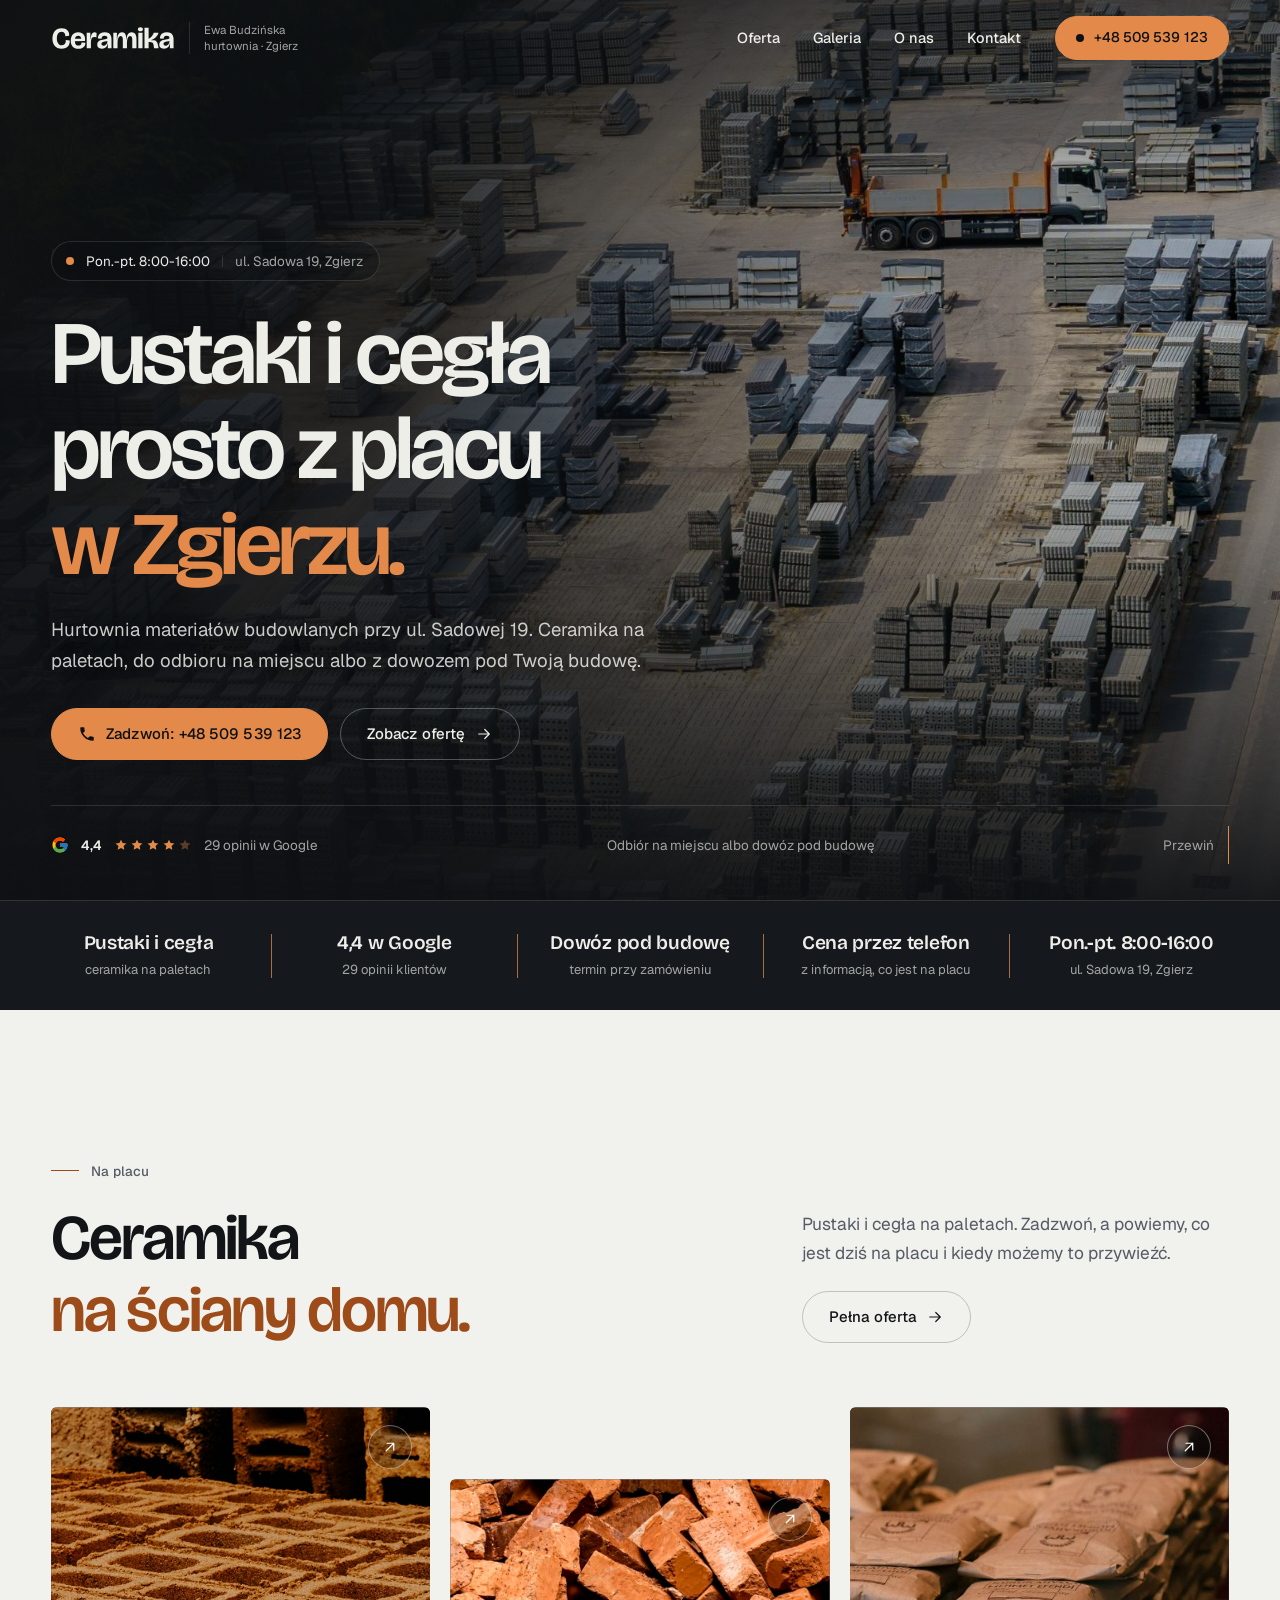
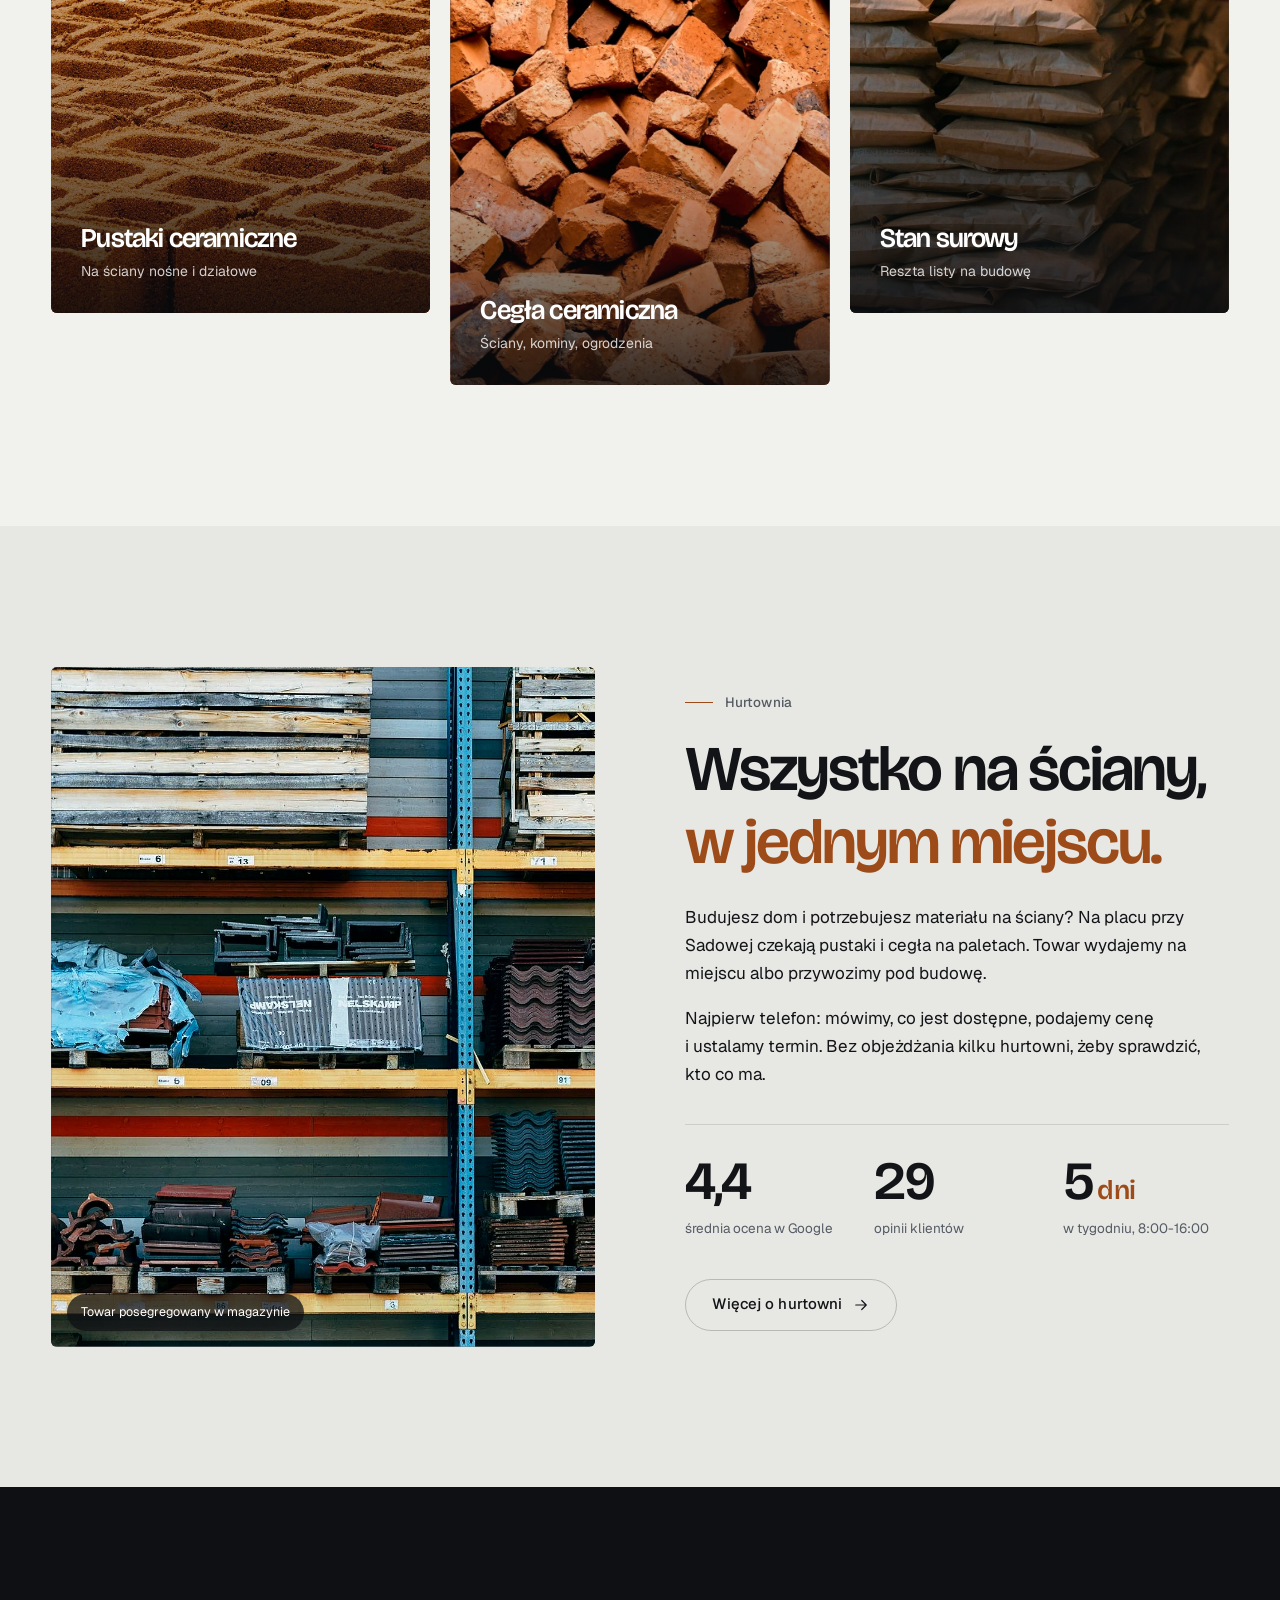
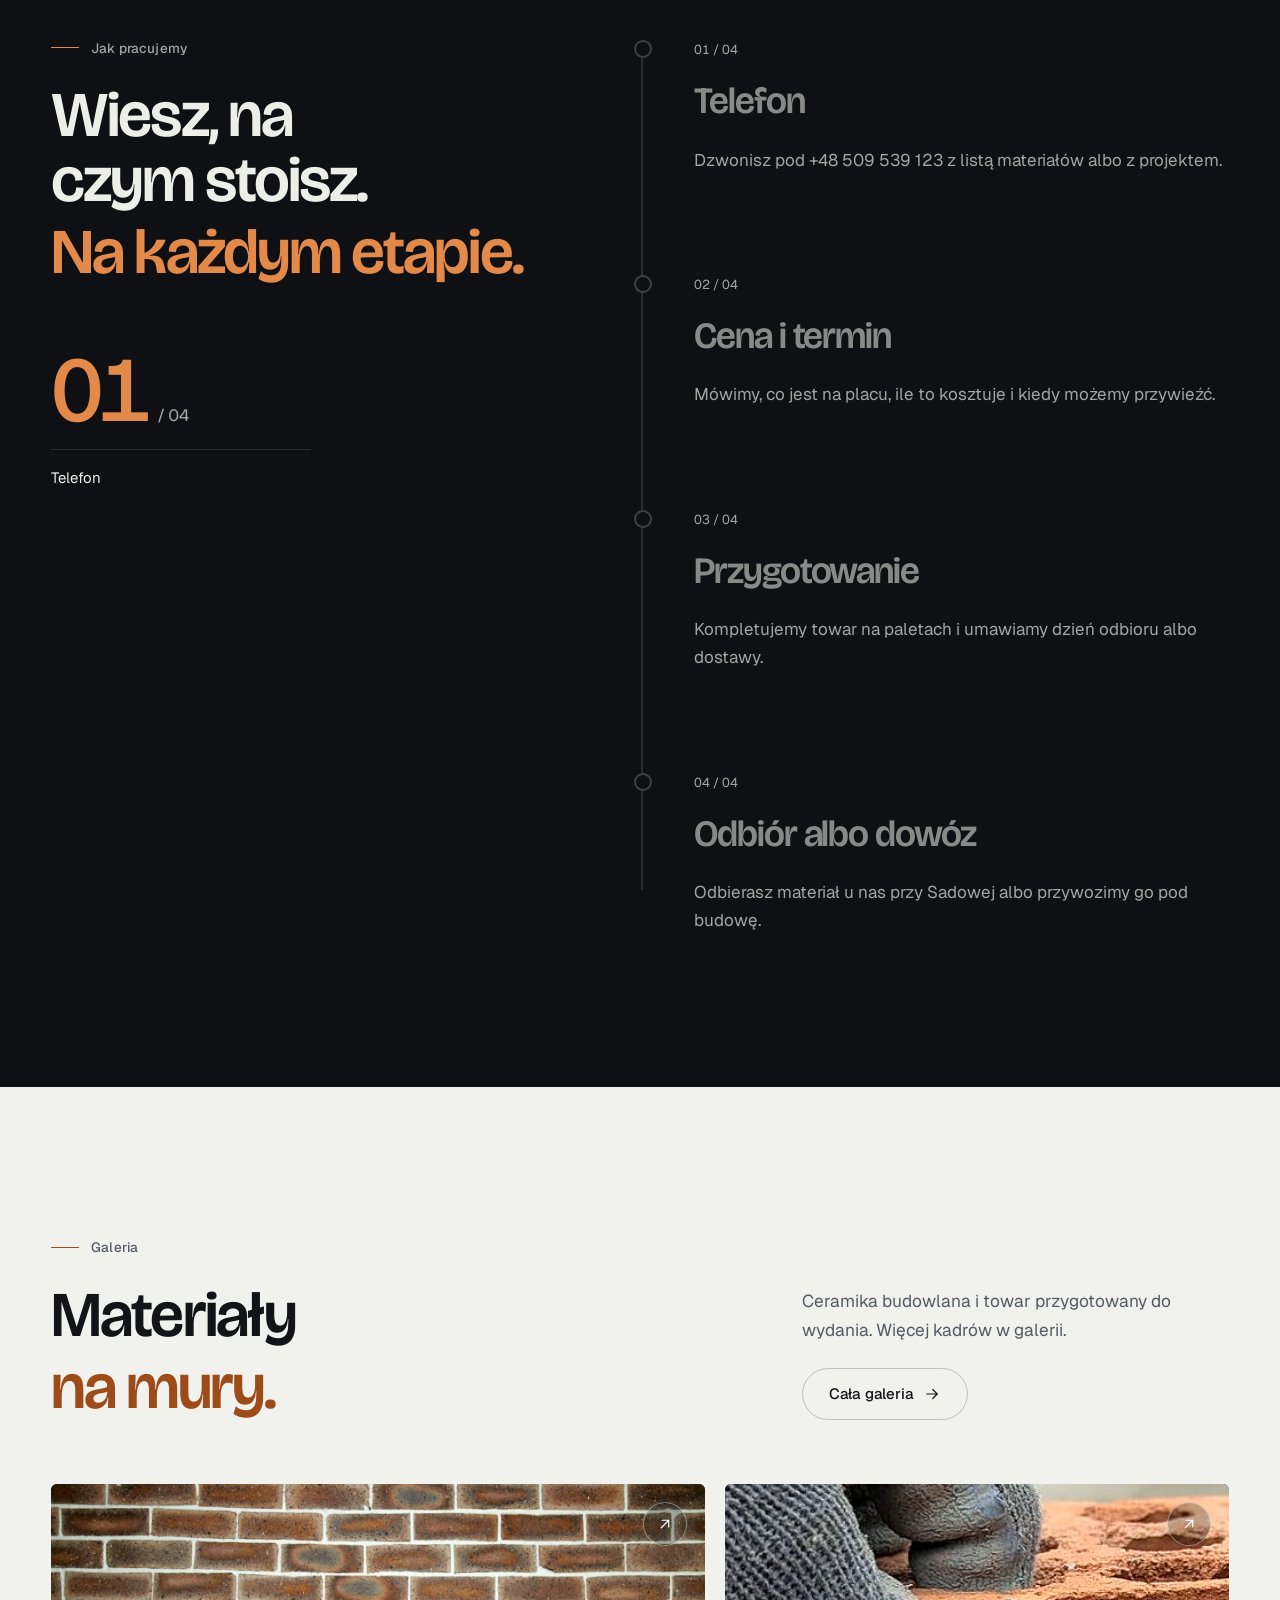
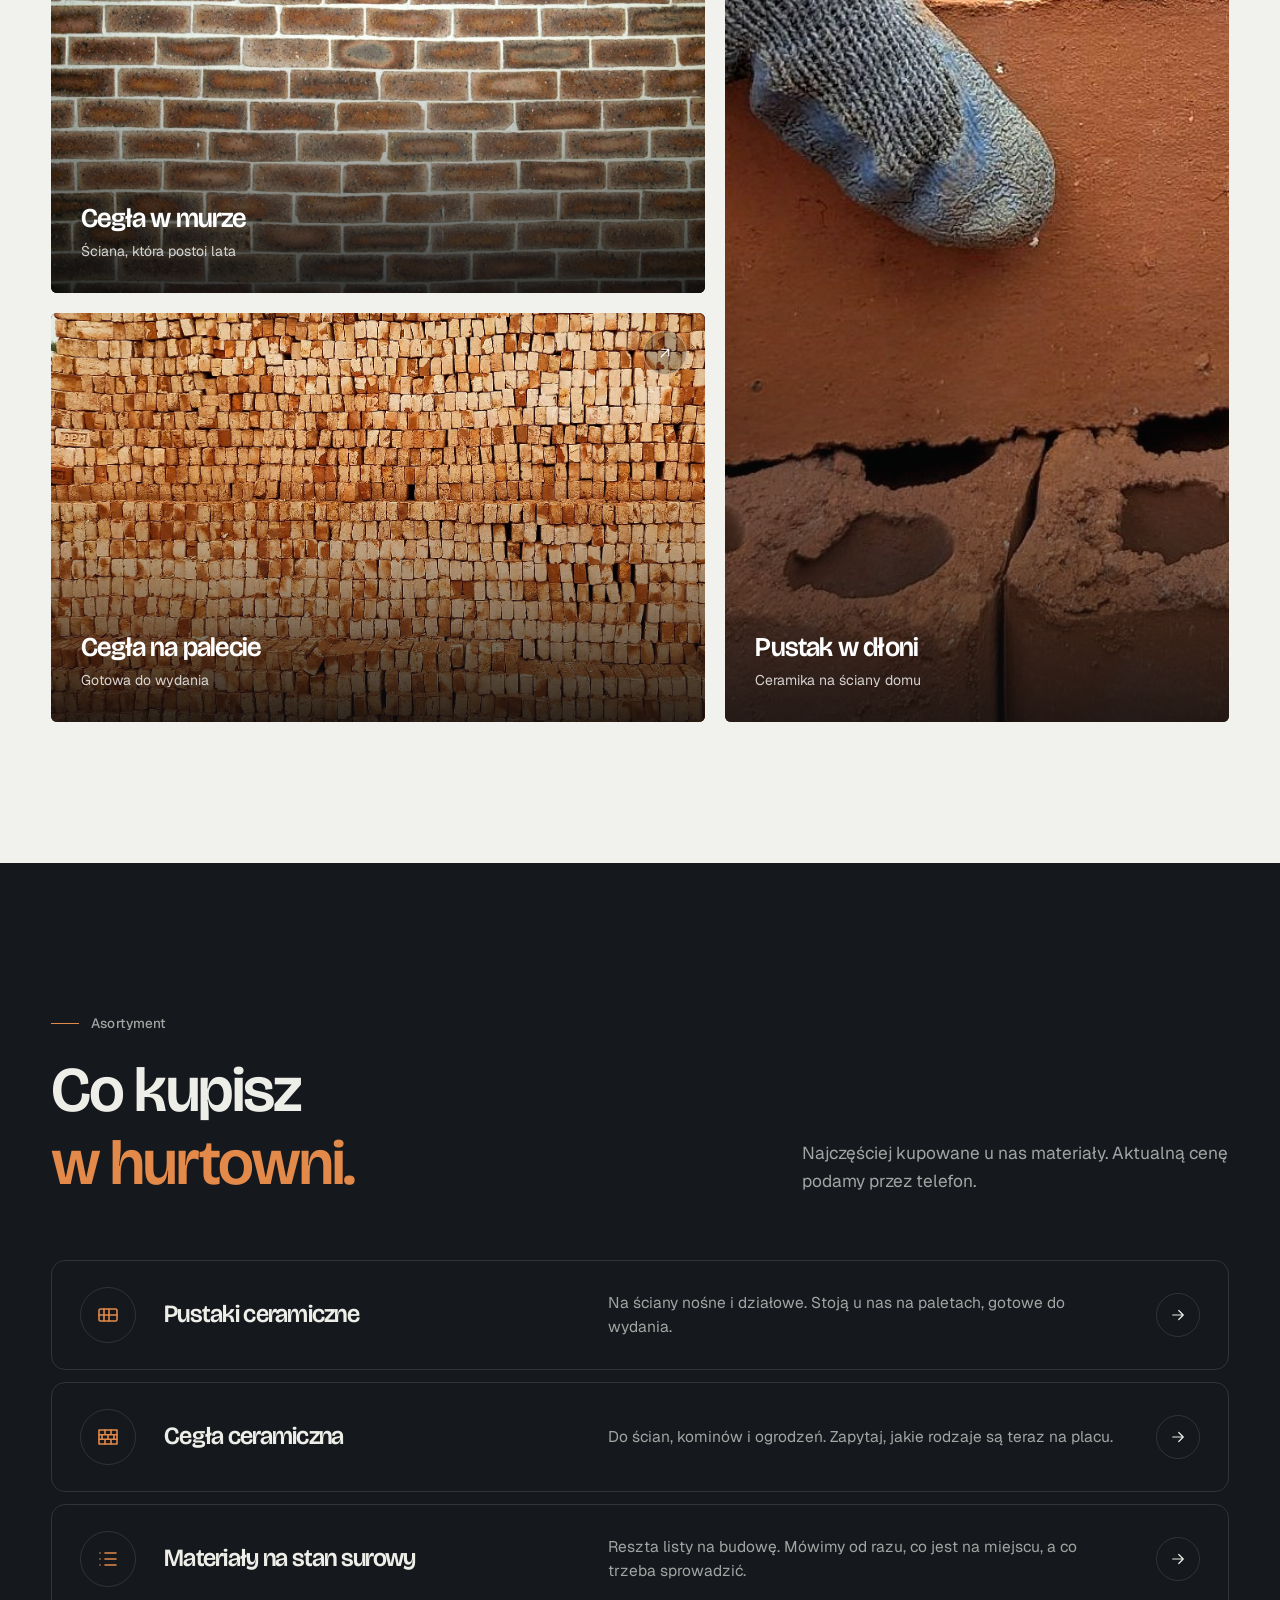
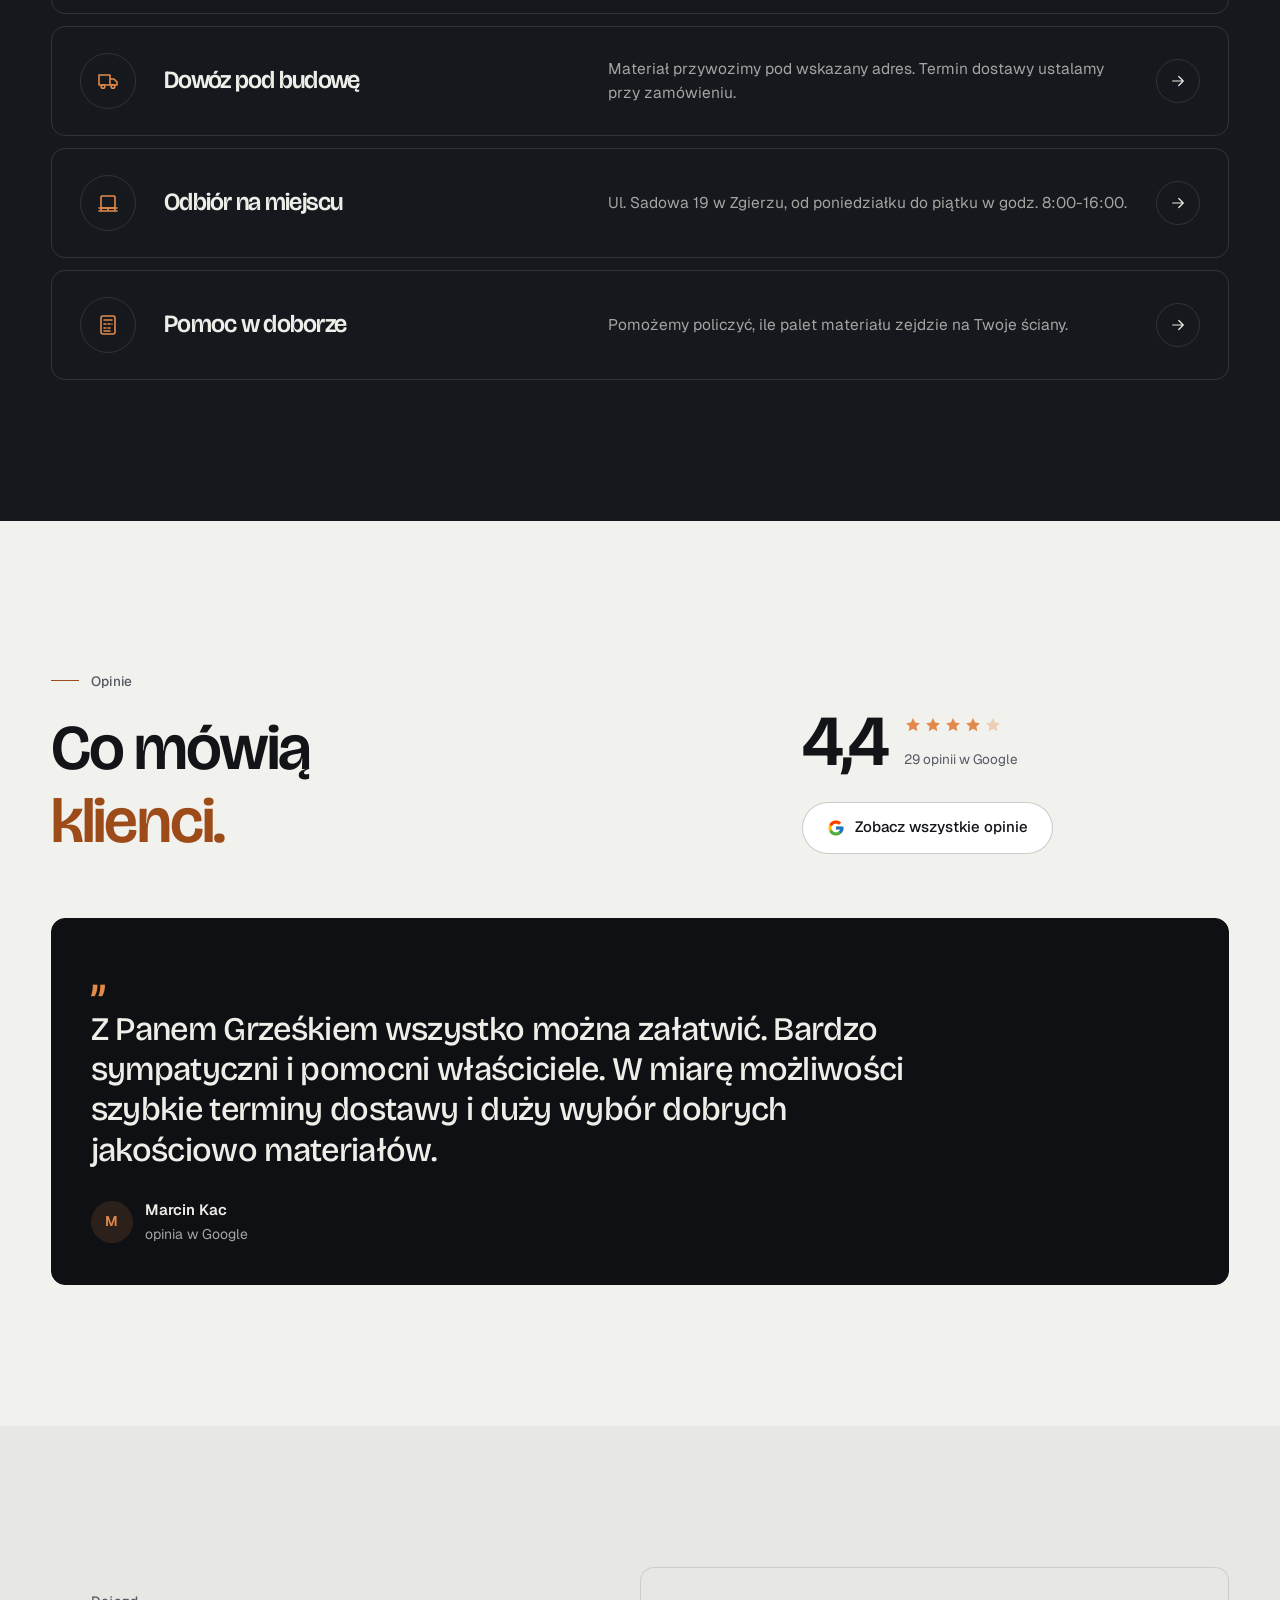
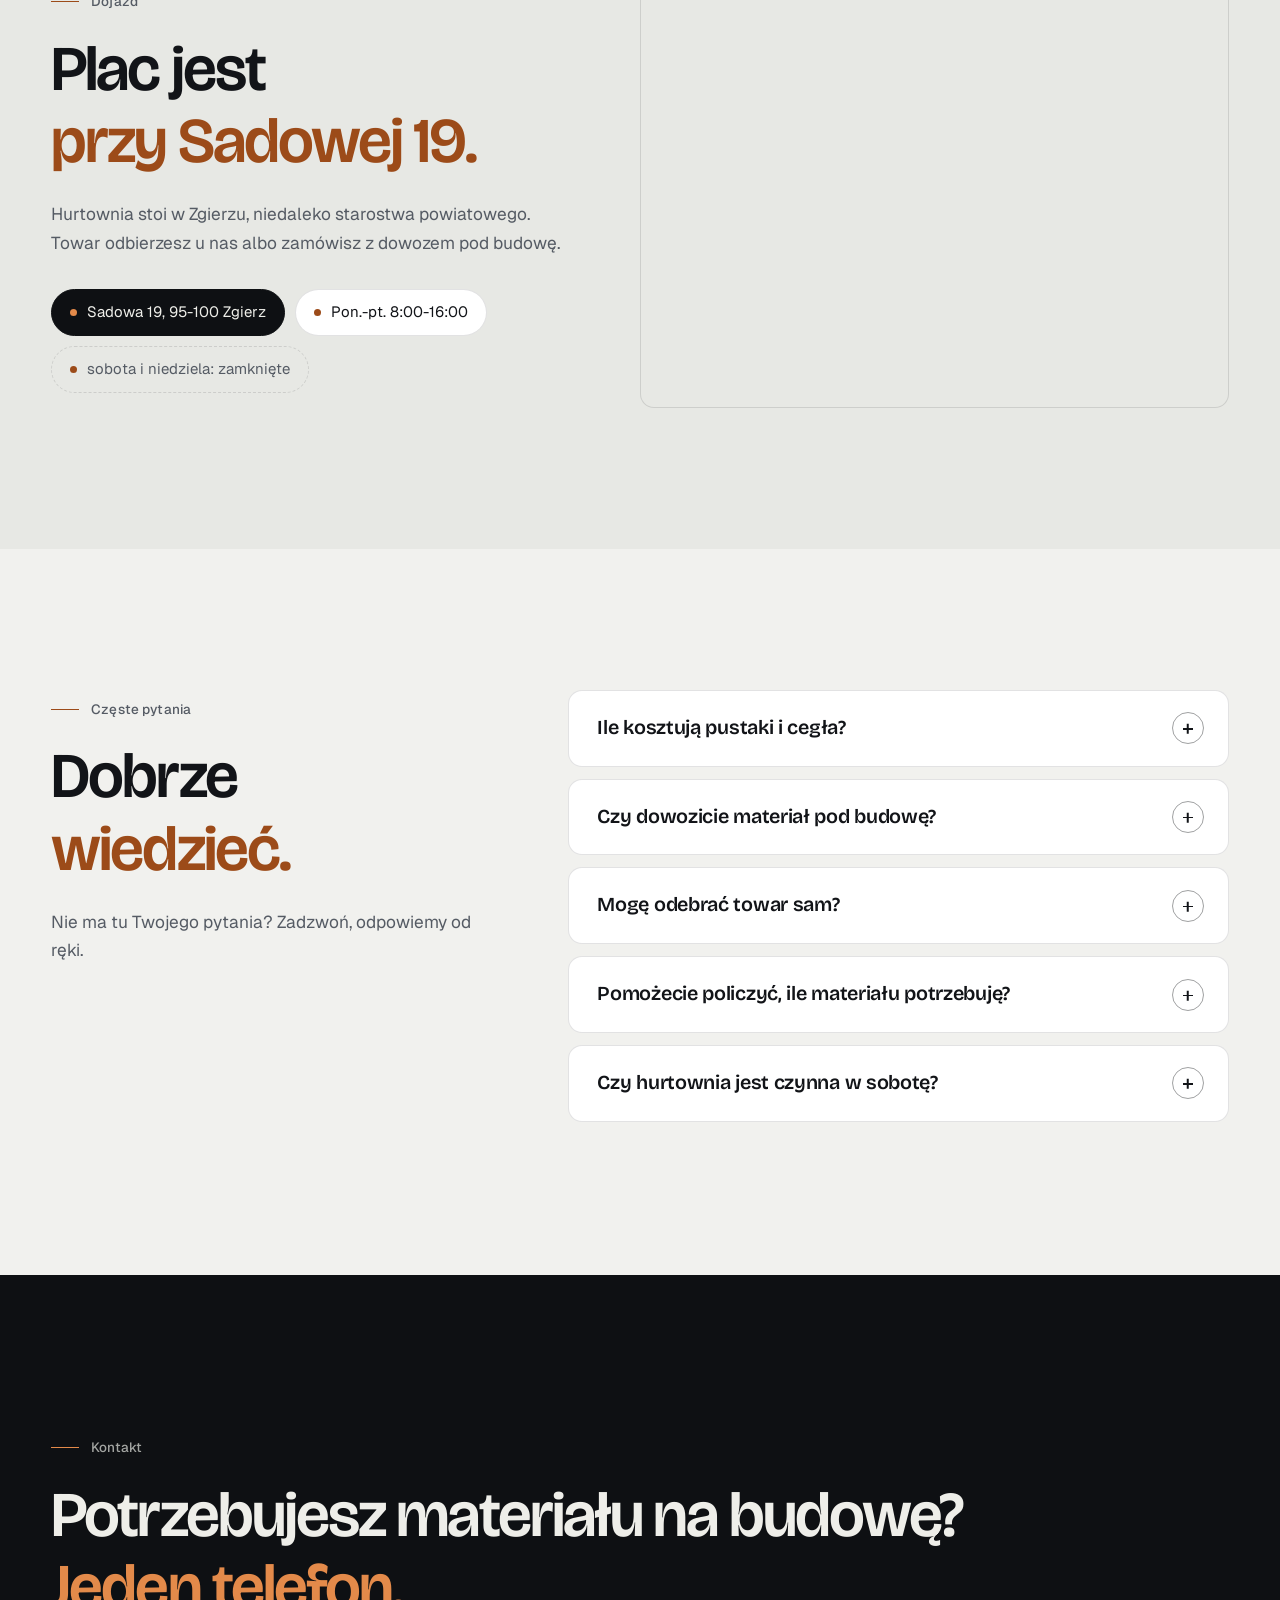
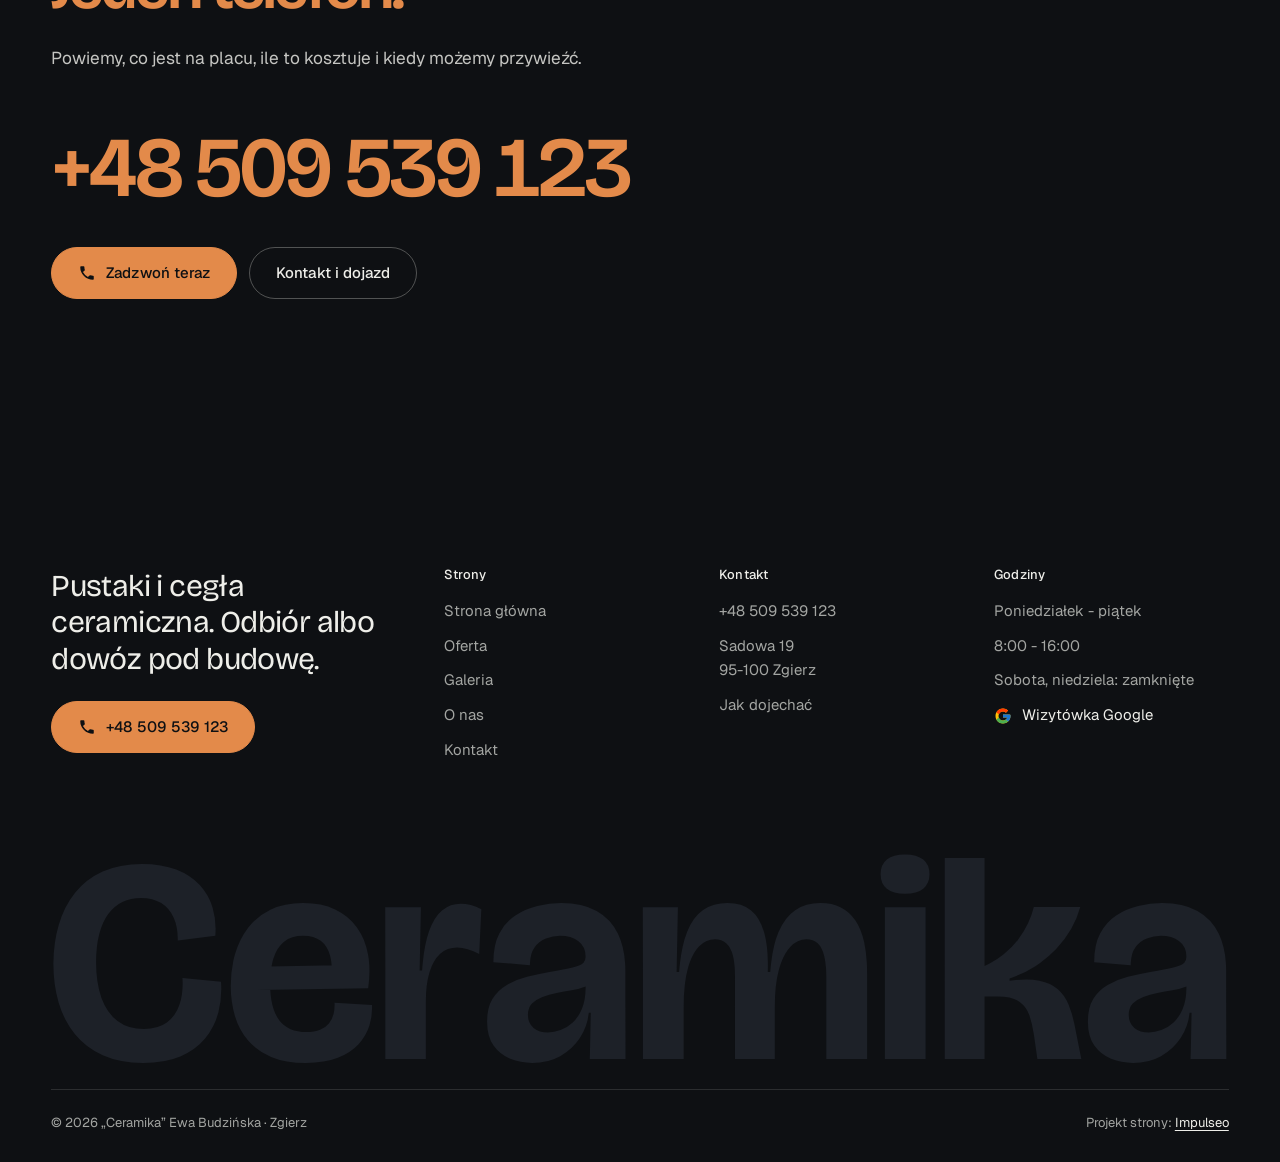
<file: index.html>
<!DOCTYPE html>
<html lang="pl">
<head>
<meta charset="UTF-8">
<meta name="viewport" content="width=device-width, initial-scale=1.0">
<title>„Ceramika” Ewa Budzińska - hurtownia materiałów budowlanych · Zgierz</title>
<meta name="description" content="„Ceramika” Ewa Budzińska - hurtownia materiałów budowlanych w Zgierzu, ul. Sadowa 19. Pustaki i cegła ceramiczna, odbiór na miejscu albo dowóz pod budowę. Tel. +48 509 539 123.">
<link rel="canonical" href="https://impulseo-pl.github.io/ceramika-ewa-budzinska/">
<meta name="robots" content="noindex, nofollow">
<meta name="theme-color" content="#0E1013">
<meta property="og:type" content="website">
<meta property="og:locale" content="pl_PL">
<meta property="og:site_name" content="„Ceramika” Ewa Budzińska">
<meta property="og:title" content="„Ceramika” Ewa Budzińska - hurtownia materiałów budowlanych · Zgierz">
<meta property="og:description" content="„Ceramika” Ewa Budzińska - hurtownia materiałów budowlanych w Zgierzu, ul. Sadowa 19. Pustaki i cegła ceramiczna, odbiór na miejscu albo dowóz pod budowę. Tel. +48 509 539 123.">
<meta property="og:url" content="https://impulseo-pl.github.io/ceramika-ewa-budzinska/">
<meta property="og:image" content="https://impulseo-pl.github.io/ceramika-ewa-budzinska/img/og.jpg">
<meta property="og:image:width" content="1200">
<meta property="og:image:height" content="630">
<meta name="twitter:card" content="summary_large_image">
<script type="application/ld+json">{"@context": "https://schema.org", "@type": "HomeAndConstructionBusiness", "name": "„Ceramika” Ewa Budzińska", "url": "https://impulseo-pl.github.io/ceramika-ewa-budzinska/", "telephone": "+48509539123", "image": "https://impulseo-pl.github.io/ceramika-ewa-budzinska/img/og.jpg", "address": {"@type": "PostalAddress", "streetAddress": "Sadowa 19", "postalCode": "95-100", "addressLocality": "Zgierz", "addressCountry": "PL"}, "geo": {"@type": "GeoCoordinates", "latitude": 51.8400407, "longitude": 19.422623}, "openingHours": "Mo-Fr 08:00-16:00", "areaServed": "Zgierz", "aggregateRating": {"@type": "AggregateRating", "ratingValue": "4.4", "reviewCount": "29"}, "sameAs": ["https://www.google.com/maps?cid=14687535747138328840"]}</script>
<script>(function(){var d=document.documentElement;d.classList.add('js');try{if(!window.matchMedia('(prefers-reduced-motion: reduce)').matches)d.classList.add('anim');}catch(e){}setTimeout(function(){if(!d.classList.contains('anim-ok'))d.classList.remove('anim');},3500);})();</script>
<script>(function(){try{var d=document.documentElement,q=/[?&]intro/.test(location.search);if(!q&&window.matchMedia&&matchMedia('(prefers-reduced-motion: reduce)').matches)return;if(!q&&sessionStorage.getItem('ceramika_intro'))return;sessionStorage.setItem('ceramika_intro','1');d.classList.add('intro-on');setTimeout(function(){d.classList.remove('intro-on','intro-gra','intro-out');d.classList.add('hero-go')},4600);}catch(e){}})();</script>
<link rel="preload" as="image" href="img/hero.jpg" fetchpriority="high">
<link rel="preconnect" href="https://fonts.googleapis.com">
<link rel="preconnect" href="https://fonts.gstatic.com" crossorigin>
<link href="https://fonts.googleapis.com/css2?family=Bricolage+Grotesque:opsz,wght@12..96,400..700&family=Geist:wght@400..600&display=swap" rel="stylesheet">
<link rel="stylesheet" href="assets/styles.css?v=20261103a">
<script src="assets/lenis.min.js?v=1.1.20" defer></script>
<script src="assets/main.js?v=20261103a" defer></script>
<meta name="nb-deploy" content="6e17d6d07ef7">
</head>
<body>
<a class="skip" href="#tresc">Przejdź do treści</a>
<header class="site-head">
<div class="intro" aria-hidden="true"><span class="intro-line"><i></i></span><span class="intro-meta">hurtownia materiałów budowlanych · Zgierz</span></div><div class="head-in">
  <a class="brand" href="index.html" aria-label="„Ceramika” Ewa Budzińska - strona główna">
    <span class="znak"><svg class="wm" viewBox="21 -715 4069 736" role="img" aria-label="Ceramika"><path pathLength="1" style="--i:0" d="M338.9998779296875 13.79998779296875Q258.60009765625 13.79998779296875 199.90017700195312 -12.499969482421875Q141.20025634765625 -38.7999267578125 103.20025634765625 -85.9998779296875Q65.20025634765625 -133.1998291015625 47.200225830078125 -194.99984741210938Q29.2001953125 -256.79986572265625 29.2001953125 -327.5999755859375Q29.2001953125 -400.80010986328125 47.900238037109375 -464.0001220703125Q66.60028076171875 -527.2001342773438 104.20028686523438 -574.2001037597656Q141.80029296875 -621.2000732421875 199.50021362304688 -647.5000305175781Q257.20013427734375 -673.7999877929688 335.79986572265625 -673.7999877929688Q403.599609375 -673.7999877929688 453.5994873046875 -654.300048828125Q503.599365234375 -634.8001098632812 534.9993591308594 -600.6001892089844Q566.3993530273438 -566.4002685546875 579.6994323730469 -521.4003295898438Q592.99951171875 -476.400390625 588.7996215820312 -426.0003662109375L459.00079345703125 -409.40045166015625Q459.6007080078125 -455.20062255859375 444.90057373046875 -488.000732421875Q430.200439453125 -520.8008422851562 401.9002685546875 -538.6008911132812Q373.60009765625 -556.4009399414062 331.7999267578125 -556.4009399414062Q296.19976806640625 -556.4009399414062 267.5995788574219 -542.5008850097656Q238.9993896484375 -528.600830078125 218.69921875 -500.7007141113281Q198.3990478515625 -472.80059814453125 187.59893798828125 -431.10040283203125Q176.798828125 -389.40020751953125 176.798828125 -333.7999267578125Q176.798828125 -262.39959716796875 195.39898681640625 -210.79940795898438Q213.9991455078125 -159.19921875 250.89938354492188 -131.29913330078125Q287.79962158203125 -103.3990478515625 341.9998779296875 -103.3990478515625Q391.2000732421875 -103.3990478515625 421.30029296875 -125.59912109375Q451.4005126953125 -147.7991943359375 465.00067138671875 -187.79937744140625Q478.600830078125 -227.799560546875 475.20086669921875 -279.7999267578125L608.399658203125 -266.99993896484375Q612.599609375 -210.79986572265625 599.299560546875 -160.29986572265625Q585.99951171875 -109.79986572265625 553.3995056152344 -70.39990234375Q520.7994995117188 -30.99993896484375 467.6995849609375 -8.5999755859375Q414.59967041015625 13.79998779296875 338.9998779296875 13.79998779296875Z"/><path pathLength="1" style="--i:1" d="M901.599853515625 13.79998779296875Q830.8001098632812 13.79998779296875 781.6001892089844 -6.999969482421875Q732.4002685546875 -27.7999267578125 701.4002685546875 -64.59988403320312Q670.4002685546875 -101.39984130859375 656.2002258300781 -149.599853515625Q642.0001831054688 -197.79986572265625 642.0001831054688 -252.79998779296875Q642.0001831054688 -309.79998779296875 656.6001892089844 -361.2999572753906Q671.2001953125 -412.7999267578125 701.5001831054688 -452.5998840332031Q731.8001708984375 -492.39984130859375 779.2001037597656 -515.3998107910156Q826.6000366210938 -538.3997802734375 892.1998901367188 -538.3997802734375Q956.1996459960938 -538.3997802734375 1002.7995300292969 -516.2998657226562Q1049.3994140625 -494.199951171875 1078.0993957519531 -454.3000793457031Q1106.7993774414062 -414.40020751953125 1116.4994506835938 -361.00030517578125Q1126.1995239257812 -307.60040283203125 1116.9996337890625 -244.40045166015625L729.599365234375 -238.200439453125V-318.39996337890625L1010.20068359375 -323.5999755859375L989.6007080078125 -277.20025634765625Q994.400634765625 -324.2003173828125 985.1005249023438 -357.3004150390625Q975.8004150390625 -390.4005126953125 953.1002502441406 -408.1005859375Q930.4000854492188 -425.8006591796875 892.1998901367188 -425.8006591796875Q851.5996704101562 -425.8006591796875 826.199462890625 -405.1005554199219Q800.7992553710938 -384.40045166015625 789.4991149902344 -347.0002746582031Q778.198974609375 -309.60009765625 778.198974609375 -259.39990234375Q778.198974609375 -174.59967041015625 809.4992370605469 -133.69943237304688Q840.7994995117188 -92.7991943359375 903.1998901367188 -92.7991943359375Q931.8001708984375 -92.7991943359375 950.8003540039062 -100.69931030273438Q969.800537109375 -108.59942626953125 981.3006286621094 -122.59957885742188Q992.8007202148438 -136.5997314453125 997.3007507324219 -154.89984130859375Q1001.80078125 -173.199951171875 1000.6007690429688 -193.7999267578125L1129.9996337890625 -186.199951171875Q1132.1995849609375 -150.3997802734375 1121.2994995117188 -115.09976196289062Q1110.3994140625 -79.79974365234375 1083.6993713378906 -50.7998046875Q1056.9993286132812 -21.79986572265625 1012.0994262695312 -3.99993896484375Q967.1995239257812 13.79998779296875 901.599853515625 13.79998779296875Z"/><path pathLength="1" style="--i:2" d="M1176.2001953125 0.0V-274.39923095703125L1175.8001708984375 -524.3997802734375H1299.1991577148438L1294.7988891601562 -305.39923095703125H1303.1989135742188Q1309.1989135742188 -390.3992919921875 1327.1989440917969 -440.9994201660156Q1345.198974609375 -491.59954833984375 1373.0990600585938 -513.899658203125Q1400.9991455078125 -536.1997680664062 1436.1992797851562 -536.1997680664062Q1453.19921875 -536.1997680664062 1471.5991516113281 -531.6997985839844Q1489.9990844726562 -527.1998291015625 1507.9990234375 -517.39990234375L1500.5990600585938 -362.40142822265625Q1480.399169921875 -373.80133056640625 1460.999267578125 -379.2012634277344Q1441.599365234375 -384.6011962890625 1424.199462890625 -384.6011962890625Q1389.79931640625 -384.6011962890625 1365.6991882324219 -363.0009765625Q1341.5990600585938 -341.4007568359375 1328.8989868164062 -299.600341796875Q1316.1989135742188 -257.7999267578125 1316.1989135742188 -197.99932861328125V0.0Z"/><path pathLength="1" style="--i:3" d="M1683.6000366210938 13.79998779296875Q1643.4000244140625 13.79998779296875 1607.9000549316406 -0.4000244140625Q1572.4000854492188 -14.60003662109375 1550.1001281738281 -46.000030517578125Q1527.8001708984375 -77.4000244140625 1527.8001708984375 -129.39996337890625Q1527.8001708984375 -177.19989013671875 1546.2001342773438 -207.19985961914062Q1564.60009765625 -237.1998291015625 1596.1000671386719 -255.59982299804688Q1627.6000366210938 -273.99981689453125 1666.0000610351562 -283.6998291015625Q1704.4000854492188 -293.39984130859375 1743.6002197265625 -300.39984130859375Q1797.0003051757812 -310.1998291015625 1823.4003295898438 -316.0998229980469Q1849.8003540039062 -321.99981689453125 1859.0003356933594 -330.2998352050781Q1868.2003173828125 -338.599853515625 1868.2003173828125 -353.39990234375Q1868.2003173828125 -388.4002685546875 1843.4001159667969 -406.80047607421875Q1818.5999145507812 -425.20068359375 1779.5996704101562 -425.20068359375Q1755.3995361328125 -425.20068359375 1731.3994140625 -416.20062255859375Q1707.3992919921875 -407.2005615234375 1691.6991882324219 -385.2004699707031Q1675.9990844726562 -363.20037841796875 1675.7990112304688 -323.80029296875L1549.60009765625 -334.40032958984375Q1549.4002075195312 -394.0001220703125 1570.1001892089844 -433.6000061035156Q1590.8001708984375 -473.19989013671875 1625.6000671386719 -495.9998474121094Q1660.3999633789062 -518.7998046875 1701.6998291015625 -528.5997924804688Q1742.9996948242188 -538.3997802734375 1783.9995727539062 -538.3997802734375Q1856.9992065429688 -538.3997802734375 1906.2991027832031 -511.09991455078125Q1955.5989990234375 -483.800048828125 1980.5990295410156 -431.4002380371094Q2005.5990600585938 -379.00042724609375 2005.5990600585938 -302.80059814453125V-207.60052490234375Q2005.799072265625 -173.200439453125 2005.8990783691406 -138.30035400390625Q2005.9990844726562 -103.4002685546875 2006.0990905761719 -68.90017700195312Q2006.1990966796875 -34.40008544921875 2006.1990966796875 0.0H1882.60009765625Q1883.6001586914062 -38.8001708984375 1884.4002075195312 -77.70028686523438Q1885.2002563476562 -116.60040283203125 1886.0003051757812 -159.60052490234375H1879.4002685546875Q1874.4002075195312 -111.80035400390625 1848.4001770019531 -72.40023803710938Q1822.400146484375 -33.0001220703125 1780.4001159667969 -9.600067138671875Q1738.4000854492188 13.79998779296875 1683.6000366210938 13.79998779296875ZM1737.999267578125 -91.39923095703125Q1759.1995239257812 -91.39923095703125 1781.7997131347656 -99.79934692382812Q1804.39990234375 -108.199462890625 1823.9000244140625 -126.19964599609375Q1843.400146484375 -144.1998291015625 1855.6002197265625 -173.39999389648438Q1867.80029296875 -202.60015869140625 1868.2003173828125 -243.4002685546875L1868.4003295898438 -267.000244140625L1895.2003173828125 -271.600341796875Q1886.2002563476562 -257.80029296875 1865.8001403808594 -249.70028686523438Q1845.4000244140625 -241.60028076171875 1819.6998596191406 -237.00027465820312Q1793.9996948242188 -232.4002685546875 1767.7995300292969 -227.60025024414062Q1741.599365234375 -222.80023193359375 1719.19921875 -214.3001708984375Q1696.799072265625 -205.80010986328125 1682.8989868164062 -191.29998779296875Q1668.9989013671875 -176.79986572265625 1668.9989013671875 -151.399658203125Q1668.9989013671875 -122.79949951171875 1688.3989562988281 -107.099365234375Q1707.7990112304688 -91.39923095703125 1737.999267578125 -91.39923095703125Z"/><path pathLength="1" style="--i:4" d="M2066.4002075195312 0.0V-274.1988525390625L2065.8001708984375 -524.3997802734375H2187.19921875L2182.7989501953125 -300.5992431640625H2191.198974609375Q2198.198974609375 -386.39935302734375 2218.7989807128906 -438.4994812011719Q2239.3989868164062 -490.599609375 2274.2990112304688 -514.4996948242188Q2309.1990356445312 -538.3997802734375 2358.1990966796875 -538.3997802734375Q2408.9991455078125 -538.3997802734375 2440.1991577148438 -512.7997131347656Q2471.399169921875 -487.19964599609375 2485.7991333007812 -434.69952392578125Q2500.1990966796875 -382.19940185546875 2497.7990112304688 -300.5992431640625H2506.1990356445312Q2512.7990112304688 -385.39935302734375 2534.498992919922 -437.4994812011719Q2556.198974609375 -489.599609375 2592.498992919922 -513.9996948242188Q2628.7990112304688 -538.3997802734375 2679.3991088867188 -538.3997802734375Q2720.1990966796875 -538.3997802734375 2750.1990966796875 -523.3997802734375Q2780.1990966796875 -508.3997802734375 2800.599090576172 -478.2997741699219Q2820.9990844726562 -448.19976806640625 2830.9990844726562 -402.5997619628906Q2840.9990844726562 -356.999755859375 2840.9990844726562 -295.79974365234375V0.0H2700.0003662109375V-281.999755859375Q2700.0003662109375 -326.60015869140625 2692.600311279297 -355.900390625Q2685.2002563476562 -385.20062255859375 2670.100128173828 -399.4007263183594Q2655.0 -413.600830078125 2631.3997802734375 -413.600830078125Q2599.7994384765625 -413.600830078125 2575.0992736816406 -386.900634765625Q2550.3991088867188 -360.200439453125 2536.1990661621094 -308.5001525878906Q2521.9990234375 -256.79986572265625 2521.9990234375 -180.1995849609375V0.0H2384.4002685546875V-286.59979248046875Q2384.4002685546875 -330.20013427734375 2376.9002075195312 -358.1003723144531Q2369.400146484375 -386.0006103515625 2354.000030517578 -399.80072021484375Q2338.5999145507812 -413.600830078125 2315.19970703125 -413.600830078125Q2284.9993896484375 -413.600830078125 2260.69921875 -389.5006103515625Q2236.3990478515625 -365.400390625 2221.7989807128906 -313.7001037597656Q2207.1989135742188 -261.99981689453125 2207.1989135742188 -180.1995849609375V0.0Z"/><path pathLength="1" style="--i:5" d="M2902.2001953125 0.0V-524.3997802734375H3042.9989013671875V0.0ZM2971.799560546875 -570.4002685546875Q2930.7998657226562 -570.4002685546875 2909.2000427246094 -587.900146484375Q2887.6002197265625 -605.4000244140625 2887.6002197265625 -638.2453848855537Q2887.6002197265625 -671.9784578022204 2909.3049787064674 -689.2888504831415Q2931.0097376863723 -706.5992431640625 2971.761530056806 -706.5992431640625Q3013.3992309570312 -706.5992431640625 3034.999053955078 -688.8993835449219Q3056.598876953125 -671.1995239257812 3056.598876953125 -637.999755859375Q3056.598876953125 -605.9789460834704 3034.9573847452803 -588.189607319079Q3013.315892537435 -570.4002685546875 2971.799560546875 -570.4002685546875Z"/><path pathLength="1" style="--i:6" d="M3109.2001953125 0.0V-693.9996337890625H3246.7989501953125V-321.3995361328125Q3283.9991455078125 -337.99945068359375 3312.8994140625 -361.5994873046875Q3341.7996826171875 -385.19952392578125 3362.9999389648438 -412.9996032714844Q3384.2001953125 -440.7996826171875 3397.400360107422 -469.499755859375Q3410.6005249023438 -498.1998291015625 3417.00048828125 -524.7998046875H3577.5989379882812Q3567.3989868164062 -486.59991455078125 3546.398956298828 -449.49993896484375Q3525.39892578125 -412.39996337890625 3494.1988525390625 -379.49993896484375Q3462.998779296875 -346.59991455078125 3422.398712158203 -320.4999084472656Q3381.7986450195312 -294.39990234375 3333.1986083984375 -278.199951171875V-270.199951171875Q3395.7986450195312 -278.79986572265625 3436.0986938476562 -270.2998046875Q3476.3987426757812 -261.79974365234375 3500.0987854003906 -240.69970703125Q3523.798828125 -219.59967041015625 3536.6988525390625 -188.7996826171875Q3549.598876953125 -157.99969482421875 3556.9989013671875 -121.19976806640625L3581.198974609375 0.0H3429.2003784179688L3417.0003051757812 -85.599853515625Q3411.6002197265625 -121.60009765625 3401.6000366210938 -150.90017700195312Q3391.599853515625 -180.20025634765625 3366.9995727539062 -197.9002685546875Q3342.3992919921875 -215.60028076171875 3292.9989013671875 -215.80029296875L3246.7989501953125 -216.00030517578125V0.0Z"/><path pathLength="1" style="--i:7" d="M3759.6000366210938 13.79998779296875Q3719.4000244140625 13.79998779296875 3683.9000549316406 -0.4000244140625Q3648.4000854492188 -14.60003662109375 3626.100128173828 -46.000030517578125Q3603.8001708984375 -77.4000244140625 3603.8001708984375 -129.39996337890625Q3603.8001708984375 -177.19989013671875 3622.2001342773438 -207.19985961914062Q3640.60009765625 -237.1998291015625 3672.100067138672 -255.59982299804688Q3703.6000366210938 -273.99981689453125 3742.0000610351562 -283.6998291015625Q3780.4000854492188 -293.39984130859375 3819.6002197265625 -300.39984130859375Q3873.0003051757812 -310.1998291015625 3899.4003295898438 -316.0998229980469Q3925.8003540039062 -321.99981689453125 3935.0003356933594 -330.2998352050781Q3944.2003173828125 -338.599853515625 3944.2003173828125 -353.39990234375Q3944.2003173828125 -388.4002685546875 3919.400115966797 -406.80047607421875Q3894.5999145507812 -425.20068359375 3855.5996704101562 -425.20068359375Q3831.3995361328125 -425.20068359375 3807.3994140625 -416.20062255859375Q3783.3992919921875 -407.2005615234375 3767.699188232422 -385.2004699707031Q3751.9990844726562 -363.20037841796875 3751.7990112304688 -323.80029296875L3625.60009765625 -334.40032958984375Q3625.4002075195312 -394.0001220703125 3646.1001892089844 -433.6000061035156Q3666.8001708984375 -473.19989013671875 3701.600067138672 -495.9998474121094Q3736.3999633789062 -518.7998046875 3777.6998291015625 -528.5997924804688Q3818.9996948242188 -538.3997802734375 3859.9995727539062 -538.3997802734375Q3932.9992065429688 -538.3997802734375 3982.299102783203 -511.09991455078125Q4031.5989990234375 -483.800048828125 4056.5990295410156 -431.4002380371094Q4081.5990600585938 -379.00042724609375 4081.5990600585938 -302.80059814453125V-207.60052490234375Q4081.799072265625 -173.200439453125 4081.8990783691406 -138.30035400390625Q4081.9990844726562 -103.4002685546875 4082.099090576172 -68.90017700195312Q4082.1990966796875 -34.40008544921875 4082.1990966796875 0.0H3958.60009765625Q3959.6001586914062 -38.8001708984375 3960.4002075195312 -77.70028686523438Q3961.2002563476562 -116.60040283203125 3962.0003051757812 -159.60052490234375H3955.4002685546875Q3950.4002075195312 -111.80035400390625 3924.400177001953 -72.40023803710938Q3898.400146484375 -33.0001220703125 3856.400115966797 -9.600067138671875Q3814.4000854492188 13.79998779296875 3759.6000366210938 13.79998779296875ZM3813.999267578125 -91.39923095703125Q3835.1995239257812 -91.39923095703125 3857.7997131347656 -99.79934692382812Q3880.39990234375 -108.199462890625 3899.9000244140625 -126.19964599609375Q3919.400146484375 -144.1998291015625 3931.6002197265625 -173.39999389648438Q3943.80029296875 -202.60015869140625 3944.2003173828125 -243.4002685546875L3944.4003295898438 -267.000244140625L3971.2003173828125 -271.600341796875Q3962.2002563476562 -257.80029296875 3941.8001403808594 -249.70028686523438Q3921.4000244140625 -241.60028076171875 3895.6998596191406 -237.00027465820312Q3869.9996948242188 -232.4002685546875 3843.799530029297 -227.60025024414062Q3817.599365234375 -222.80023193359375 3795.19921875 -214.3001708984375Q3772.799072265625 -205.80010986328125 3758.8989868164062 -191.29998779296875Q3744.9989013671875 -176.79986572265625 3744.9989013671875 -151.399658203125Q3744.9989013671875 -122.79949951171875 3764.398956298828 -107.099365234375Q3783.7990112304688 -91.39923095703125 3813.999267578125 -91.39923095703125Z"/></svg></span>
    <span class="brand-sub">Ewa Budzińska<br>hurtownia · Zgierz</span>
  </a>
  <nav class="nav-links" aria-label="Menu główne">
    <a class="nl" href="oferta.html">Oferta</a><a class="nl" href="realizacje.html">Galeria</a><a class="nl" href="o-nas.html">O&nbsp;nas</a><a class="nl" href="kontakt.html">Kontakt</a>
    <a class="btn btn-copper nav-cta" href="tel:+48509539123"><span class="live" aria-hidden="true"></span>+48 509 539 123</a>
  </nav>
  <button class="burger" type="button" aria-label="Otwórz menu" aria-expanded="false" aria-controls="mnav"><span></span><span></span></button>
</div>
</header>
<script>(function(){var d=document.documentElement;if(!d.classList.contains('intro-on'))return;
var wyszlo=false,koniec=false,t0=Date.now();
function heroGotowe(){var im=document.querySelector('.hero-media img');return !!(im&&im.complete&&im.naturalWidth>0);}
function sprzataj(){if(koniec)return;koniec=true;d.classList.add('hero-go');d.classList.remove('intro-on','intro-gra','intro-out');
['--i-w','--i-h','--i-px','--i-py','--i-zmniejsz','--i-baza-w','--i-baza-h'].forEach(function(k){d.style.removeProperty(k);});
try{document.dispatchEvent(new Event('wejscie:koniec'));}catch(e){}}
function wyjdz(){if(wyszlo||koniec)return;wyszlo=true;d.classList.add('intro-out');setTimeout(function(){d.classList.add('hero-go');},240);setTimeout(sprzataj,880);}
function moze(){if(wyszlo||koniec)return;var t=Date.now()-t0;if(t>=1240&&(heroGotowe()||t>=1700))wyjdz();else setTimeout(moze,60);}
try{var znak=document.querySelector('.brand .znak'),wm=znak&&znak.querySelector('.wm');if(!wm){sprzataj();return;}
znak.classList.add('mierze');var r=wm.getBoundingClientRect();znak.classList.remove('mierze');
if(!r.width||!r.height){sprzataj();return;}
var W=window.innerWidth,H=window.innerHeight,cel=W<680?Math.min(W*0.66,300):Math.min(W*0.34,520);cel=Math.max(r.width,cel);
var u=function(k,v){d.style.setProperty(k,v);};
u('--i-w',Math.round(cel)+'px');u('--i-h',Math.round(cel*r.height/r.width)+'px');u('--i-zmniejsz',(r.width/cel).toFixed(4));
u('--i-px',Math.round(r.left+r.width/2-W/2)+'px');u('--i-py',Math.round(r.top+r.height/2-H/2)+'px');
u('--i-baza-w',Math.round(r.width)+'px');u('--i-baza-h',Math.round(r.height)+'px');
requestAnimationFrame(function(){requestAnimationFrame(function(){d.classList.add('intro-gra');t0=Date.now();moze();});});
['wheel','touchstart','keydown','pointerdown'].forEach(function(ev){window.addEventListener(ev,function(){sprzataj();},{once:true,passive:true});});
setTimeout(sprzataj,3900);
}catch(e){sprzataj();}})();</script>
<div class="mnav" id="mnav">
  <div class="mnav-in">
    <a class="ml" href="index.html" aria-current="page">Strona główna</a><a class="ml" href="oferta.html">Oferta</a><a class="ml" href="realizacje.html">Galeria</a><a class="ml" href="o-nas.html">O&nbsp;nas</a><a class="ml" href="kontakt.html">Kontakt</a>
    <div class="mnav-foot">
      <span>Ul. Sadowa 19, Zgierz · pon.-pt. 8:00-16:00</span>
      <a class="btn btn-copper" href="tel:+48509539123"><svg class="ico" width="16" height="16" viewBox="0 0 24 24" fill="none" aria-hidden="true"><path d="M6.6 10.8a15.5 15.5 0 0 0 6.6 6.6l2.2-2.2a1 1 0 0 1 1-.24 11.4 11.4 0 0 0 3.6.58 1 1 0 0 1 1 1V20a1 1 0 0 1-1 1A17 17 0 0 1 3 4a1 1 0 0 1 1-1h3.5a1 1 0 0 1 1 1c0 1.25.2 2.46.58 3.6a1 1 0 0 1-.25 1l-2.23 2.2Z" fill="currentColor"/></svg>+48 509 539 123</a>
    </div>
  </div>
</div>
<main id="tresc">

<section class="hero">
  <div class="hero-media"><img src="img/hero.jpg" alt="Plac hurtowni z paletami materiałów budowlanych z lotu ptaka" width="1800" height="1140" decoding="async" fetchpriority="high"></div>
  <div class="hero-in">
    <p class="hero-tag up" style="--d:0"><span class="live" aria-hidden="true"></span>Pon.-pt. 8:00-16:00<span class="sep" aria-hidden="true"></span><span class="muted">ul. Sadowa 19, Zgierz</span></p>
    <h1><span class="ln"><span class="ln-i" style="--k:0">Pustaki i&nbsp;cegła</span></span><span class="ln"><span class="ln-i" style="--k:1">prosto z&nbsp;placu</span></span><span class="ln"><span class="ln-i" style="--k:2"><em>w&nbsp;Zgierzu.</em></span></span></h1>
    <p class="hero-lead up" style="--d:380">Hurtownia materiałów budowlanych przy ul. Sadowej 19. Ceramika na paletach, do odbioru na miejscu albo z&nbsp;dowozem pod Twoją budowę.</p>
    <div class="hero-ctas up" style="--d:500">
      <a class="btn btn-copper" href="tel:+48509539123"><svg class="ico" width="16" height="16" viewBox="0 0 24 24" fill="none" aria-hidden="true"><path d="M6.6 10.8a15.5 15.5 0 0 0 6.6 6.6l2.2-2.2a1 1 0 0 1 1-.24 11.4 11.4 0 0 0 3.6.58 1 1 0 0 1 1 1V20a1 1 0 0 1-1 1A17 17 0 0 1 3 4a1 1 0 0 1 1-1h3.5a1 1 0 0 1 1 1c0 1.25.2 2.46.58 3.6a1 1 0 0 1-.25 1l-2.23 2.2Z" fill="currentColor"/></svg>Zadzwoń: +48 509 539 123</a>
      <a class="btn btn-ghost" href="oferta.html">Zobacz ofertę<svg class="ico arr" width="18" height="18" viewBox="0 0 24 24" fill="none" stroke="currentColor" stroke-width="1.6" stroke-linecap="round" stroke-linejoin="round" aria-hidden="true"><path d="M5 12h14M13 6l6 6-6 6"/></svg></a>
    </div>
    <div class="hero-foot up" style="--d:640">
      <span class="rate"><svg class="g-logo" viewBox="0 0 48 48" aria-hidden="true"><path fill="#FFC107" d="M43.6 20.5H42V20H24v8h11.3C33.7 32.7 29.2 36 24 36c-6.6 0-12-5.4-12-12s5.4-12 12-12c3.1 0 5.8 1.2 7.9 3.1l5.7-5.7C34 6.1 29.3 4 24 4 12.9 4 4 12.9 4 24s8.9 20 20 20 20-8.9 20-20c0-1.3-.1-2.4-.4-3.5z"/><path fill="#FF3D00" d="m6.3 14.7 6.6 4.8C14.7 15.1 19 12 24 12c3.1 0 5.8 1.2 7.9 3.1l5.7-5.7C34 6.1 29.3 4 24 4 16.3 4 9.7 8.3 6.3 14.7z"/><path fill="#4CAF50" d="M24 44c5.2 0 9.9-2 13.4-5.2l-6.2-5.2A11.9 11.9 0 0 1 24 36c-5.2 0-9.6-3.3-11.3-7.9l-6.5 5C9.5 39.6 16.2 44 24 44z"/><path fill="#1976D2" d="M43.6 20.5H42V20H24v8h11.3a12 12 0 0 1-4.1 5.6l6.2 5.2C37 39.2 44 34 44 24c0-1.3-.1-2.4-.4-3.5z"/></svg><b>4,4</b><span class="stars" aria-label="Ocena 4,4 na 5"><svg viewBox="0 0 24 24" aria-hidden="true"><path fill="currentColor" d="M12 2.8l2.8 5.9 6.4.8-4.7 4.4 1.2 6.3L12 17.1l-5.7 3.1 1.2-6.3L2.8 9.5l6.4-.8z"/></svg><svg viewBox="0 0 24 24" aria-hidden="true"><path fill="currentColor" d="M12 2.8l2.8 5.9 6.4.8-4.7 4.4 1.2 6.3L12 17.1l-5.7 3.1 1.2-6.3L2.8 9.5l6.4-.8z"/></svg><svg viewBox="0 0 24 24" aria-hidden="true"><path fill="currentColor" d="M12 2.8l2.8 5.9 6.4.8-4.7 4.4 1.2 6.3L12 17.1l-5.7 3.1 1.2-6.3L2.8 9.5l6.4-.8z"/></svg><svg viewBox="0 0 24 24" aria-hidden="true"><path fill="currentColor" d="M12 2.8l2.8 5.9 6.4.8-4.7 4.4 1.2 6.3L12 17.1l-5.7 3.1 1.2-6.3L2.8 9.5l6.4-.8z"/></svg><svg class="half" viewBox="0 0 24 24" aria-hidden="true"><path fill="currentColor" d="M12 2.8l2.8 5.9 6.4.8-4.7 4.4 1.2 6.3L12 17.1l-5.7 3.1 1.2-6.3L2.8 9.5l6.4-.8z"/></svg></span><span>29 opinii w&nbsp;Google</span></span>
      <span>Odbiór na miejscu albo dowóz pod budowę</span>
      <span class="cue" aria-hidden="true">Przewiń<span class="cue-line"><i></i></span></span>
    </div>
  </div>
</section>

<section class="strip" aria-label="Najważniejsze w skrócie">
  <div class="strip-in">
    <div class="strip-it"><div class="k">Pustaki i&nbsp;cegła</div><div class="v">ceramika na paletach</div></div>
    <div class="strip-it"><div class="k">4,4 w&nbsp;Google</div><div class="v">29 opinii klientów</div></div>
    <div class="strip-it"><div class="k">Dowóz pod budowę</div><div class="v">termin przy zamówieniu</div></div>
    <div class="strip-it"><div class="k">Cena przez telefon</div><div class="v">z&nbsp;informacją, co jest na placu</div></div>
    <div class="strip-it"><div class="k">Pon.-pt. 8:00-16:00</div><div class="v">ul. Sadowa 19, Zgierz</div></div>
  </div>
</section>

<section class="sec" id="asortyment">
  <div class="wrap">
    <div class="sec-head">
      <div>
        <p class="eyebrow rv">Na placu</p>
        <h2 class="h2 rv rv-h"><span class="ln"><span class="ln-i" style="--k:0">Ceramika</span></span><span class="ln"><span class="ln-i" style="--k:1"><em>na ściany domu.</em></span></span></h2>
      </div>
      <div class="side rv" style="--d:120">
        <p class="lead">Pustaki i&nbsp;cegła na paletach. Zadzwoń, a&nbsp;powiemy, co jest dziś na placu i&nbsp;kiedy możemy to przywieźć.</p>
        <a class="btn btn-ghost" href="oferta.html">Pełna oferta<svg class="ico arr" width="18" height="18" viewBox="0 0 24 24" fill="none" stroke="currentColor" stroke-width="1.6" stroke-linecap="round" stroke-linejoin="round" aria-hidden="true"><path d="M5 12h14M13 6l6 6-6 6"/></svg></a>
      </div>
    </div>
    <div class="tiles-3">
      <a class="tile rv-img rv" style="--d:0" href="oferta.html#pustaki">
        <img src="img/g1.jpg" alt="Pustaki ceramiczne ułożone na palecie" width="1900" height="1267" decoding="async">
        <span class="go" aria-hidden="true"><svg class="ico" width="18" height="18" viewBox="0 0 24 24" fill="none" stroke="currentColor" stroke-width="1.6" stroke-linecap="round" stroke-linejoin="round" aria-hidden="true"><path d="M7 17 17 7M8 7h9v9"/></svg></span>
        <span class="tile-cap"><h3>Pustaki ceramiczne</h3><span>Na ściany nośne i&nbsp;działowe</span></span>
      </a><a class="tile rv-img rv" style="--d:120" href="oferta.html#cegla">
        <img src="img/g3.jpg" alt="Cegła ceramiczna" width="1854" height="1222" decoding="async">
        <span class="go" aria-hidden="true"><svg class="ico" width="18" height="18" viewBox="0 0 24 24" fill="none" stroke="currentColor" stroke-width="1.6" stroke-linecap="round" stroke-linejoin="round" aria-hidden="true"><path d="M7 17 17 7M8 7h9v9"/></svg></span>
        <span class="tile-cap"><h3>Cegła ceramiczna</h3><span>Ściany, kominy, ogrodzenia</span></span>
      </a><a class="tile rv-img rv" style="--d:240" href="oferta.html#stan-surowy">
        <img src="img/g10.jpg" alt="Worki z materiałem budowlanym na palecie" width="1516" height="960" decoding="async">
        <span class="go" aria-hidden="true"><svg class="ico" width="18" height="18" viewBox="0 0 24 24" fill="none" stroke="currentColor" stroke-width="1.6" stroke-linecap="round" stroke-linejoin="round" aria-hidden="true"><path d="M7 17 17 7M8 7h9v9"/></svg></span>
        <span class="tile-cap"><h3>Stan surowy</h3><span>Reszta listy na budowę</span></span>
      </a>
    </div>
  </div>
</section>

<section class="sec paper-2">
  <div class="wrap about">
    <figure class="fig rv-img rv">
      <img src="img/g5.jpg" alt="Regały z materiałami budowlanymi w magazynie hurtowni" width="1900" height="1267" decoding="async" loading="lazy" data-plx="36" style="height:112%;margin-top:-6%">
      <figcaption class="fig-tag">Towar posegregowany w&nbsp;magazynie</figcaption>
    </figure>
    <div>
      <p class="eyebrow rv">Hurtownia</p>
      <h2 class="h2 rv rv-h"><span class="ln"><span class="ln-i" style="--k:0">Wszystko na ściany,</span></span><span class="ln"><span class="ln-i" style="--k:1"><em>w&nbsp;jednym miejscu.</em></span></span></h2>
      <p class="rv" style="--d:100;margin-top:28px">Budujesz dom i&nbsp;potrzebujesz materiału na ściany? Na placu przy Sadowej czekają pustaki i&nbsp;cegła na paletach. Towar wydajemy na miejscu albo przywozimy pod budowę.</p>
      <p class="rv" style="--d:160">Najpierw telefon: mówimy, co jest dostępne, podajemy cenę i&nbsp;ustalamy termin. Bez objeżdżania kilku hurtowni, żeby sprawdzić, kto co ma.</p>
      <div class="stats rv" style="--d:200">
        <div class="stat"><b><span class="num" data-to="4,4">4,4</span></b><span>średnia ocena w&nbsp;Google</span></div>
        <div class="stat"><b><span class="num" data-to="29">29</span></b><span>opinii klientów</span></div>
        <div class="stat"><b><span class="num" data-to="5">5</span><small>dni</small></b><span>w&nbsp;tygodniu, 8:00-16:00</span></div>
      </div>
      <a class="btn btn-ghost rv" style="--d:240" href="o-nas.html">Więcej o&nbsp;hurtowni<svg class="ico arr" width="18" height="18" viewBox="0 0 24 24" fill="none" stroke="currentColor" stroke-width="1.6" stroke-linecap="round" stroke-linejoin="round" aria-hidden="true"><path d="M5 12h14M13 6l6 6-6 6"/></svg></a>
    </div>
  </div>
</section>

<section class="proces proces-os sec">
  <div class="wrap proc-grid">
    <div class="proc-side">
      <p class="eyebrow rv">Jak pracujemy</p>
      <h2 class="h2 rv rv-h"><span class="ln"><span class="ln-i" style="--k:0">Wiesz, na czym stoisz.</span></span><span class="ln"><span class="ln-i" style="--k:1"><em>Na każdym etapie.</em></span></span></h2>
      <div class="proc-count rv" style="--d:160" aria-hidden="true"><b>01</b><span>/ 04</span></div>
      <p class="proc-now rv" style="--d:200" aria-hidden="true">Telefon</p>
    </div>
    <div class="proc-steps">
      <span class="wire" aria-hidden="true"><i></i></span>
      <ol class="proc-ol"><li class="step" data-nazwa="Telefon">
          <span class="no">01 / 04</span>
          <h3>Telefon</h3>
          <p>Dzwonisz pod +48 509 539 123 z&nbsp;listą materiałów albo z&nbsp;projektem.</p>
        </li><li class="step" data-nazwa="Cena i termin">
          <span class="no">02 / 04</span>
          <h3>Cena i&nbsp;termin</h3>
          <p>Mówimy, co jest na placu, ile to kosztuje i&nbsp;kiedy możemy przywieźć.</p>
        </li><li class="step" data-nazwa="Przygotowanie">
          <span class="no">03 / 04</span>
          <h3>Przygotowanie</h3>
          <p>Kompletujemy towar na paletach i&nbsp;umawiamy dzień odbioru albo dostawy.</p>
        </li><li class="step" data-nazwa="Odbiór albo dowóz">
          <span class="no">04 / 04</span>
          <h3>Odbiór albo dowóz</h3>
          <p>Odbierasz materiał u&nbsp;nas przy Sadowej albo przywozimy go pod budowę.</p>
        </li></ol>
    </div>
  </div>
</section>

<section class="sec">
  <div class="wrap">
    <div class="sec-head">
      <div>
        <p class="eyebrow rv">Galeria</p>
        <h2 class="h2 rv rv-h"><span class="ln"><span class="ln-i" style="--k:0">Materiały</span></span><span class="ln"><span class="ln-i" style="--k:1"><em>na mury.</em></span></span></h2>
      </div>
      <div class="side rv" style="--d:120">
        <p class="lead">Ceramika budowlana i&nbsp;towar przygotowany do wydania. Więcej kadrów w&nbsp;galerii.</p>
        <a class="btn btn-ghost" href="realizacje.html">Cała galeria<svg class="ico arr" width="18" height="18" viewBox="0 0 24 24" fill="none" stroke="currentColor" stroke-width="1.6" stroke-linecap="round" stroke-linejoin="round" aria-hidden="true"><path d="M5 12h14M13 6l6 6-6 6"/></svg></a>
      </div>
    </div>
    <div class="gal-3">
      <a class="tile rv-img rv" style="--d:0" href="realizacje.html">
        <img src="img/g7.jpg" alt="Mur z cegły ceramicznej" width="1566" height="1036" loading="lazy" decoding="async">
        <span class="go" aria-hidden="true"><svg class="ico" width="18" height="18" viewBox="0 0 24 24" fill="none" stroke="currentColor" stroke-width="1.6" stroke-linecap="round" stroke-linejoin="round" aria-hidden="true"><path d="M7 17 17 7M8 7h9v9"/></svg></span>
        <span class="tile-cap"><h3>Cegła w&nbsp;murze</h3><span>Ściana, która postoi lata</span></span>
      </a><a class="tile rv-img rv" style="--d:120" href="realizacje.html">
        <img src="img/g2.jpg" alt="Pustak ceramiczny w dłoni w rękawicy" width="1330" height="730" loading="lazy" decoding="async">
        <span class="go" aria-hidden="true"><svg class="ico" width="18" height="18" viewBox="0 0 24 24" fill="none" stroke="currentColor" stroke-width="1.6" stroke-linecap="round" stroke-linejoin="round" aria-hidden="true"><path d="M7 17 17 7M8 7h9v9"/></svg></span>
        <span class="tile-cap"><h3>Pustak w&nbsp;dłoni</h3><span>Ceramika na ściany domu</span></span>
      </a><a class="tile rv-img rv" style="--d:240" href="realizacje.html">
        <img src="img/g9.jpg" alt="Cegła ułożona w równych rzędach" width="1615" height="1179" loading="lazy" decoding="async">
        <span class="go" aria-hidden="true"><svg class="ico" width="18" height="18" viewBox="0 0 24 24" fill="none" stroke="currentColor" stroke-width="1.6" stroke-linecap="round" stroke-linejoin="round" aria-hidden="true"><path d="M7 17 17 7M8 7h9v9"/></svg></span>
        <span class="tile-cap"><h3>Cegła na palecie</h3><span>Gotowa do wydania</span></span>
      </a>
    </div>
  </div>
</section>

<section class="sec dark-2" id="oferta">
  <div class="wrap">
    <div class="sec-head">
      <div>
        <p class="eyebrow rv">Asortyment</p>
        <h2 class="h2 rv rv-h"><span class="ln"><span class="ln-i" style="--k:0">Co kupisz</span></span><span class="ln"><span class="ln-i" style="--k:1"><em>w&nbsp;hurtowni.</em></span></span></h2>
      </div>
      <div class="side rv" style="--d:120">
        <p class="lead">Najczęściej kupowane u&nbsp;nas materiały. Aktualną cenę podamy przez telefon.</p>
      </div>
    </div>
    <div class="svc-list">
      <a class="card rv" style="--d:0" href="oferta.html#pustaki">
        <span class="ic"><svg class="ico" width="24" height="24" viewBox="0 0 24 24" fill="none" stroke="currentColor" stroke-width="1.6" stroke-linecap="round" stroke-linejoin="round" aria-hidden="true"><rect x="3" y="6" width="18" height="12" rx="1.5"/><path d="M8 6v12M13 6v12M3 12h18"/></svg></span>
        <h3>Pustaki ceramiczne</h3>
        <p>Na ściany nośne i&nbsp;działowe. Stoją u&nbsp;nas na paletach, gotowe do wydania.</p>
        <span class="go" aria-hidden="true"><svg class="ico arr" width="18" height="18" viewBox="0 0 24 24" fill="none" stroke="currentColor" stroke-width="1.6" stroke-linecap="round" stroke-linejoin="round" aria-hidden="true"><path d="M5 12h14M13 6l6 6-6 6"/></svg></span>
      </a><a class="card rv" style="--d:60" href="oferta.html#cegla">
        <span class="ic"><svg class="ico" width="24" height="24" viewBox="0 0 24 24" fill="none" stroke="currentColor" stroke-width="1.6" stroke-linecap="round" stroke-linejoin="round" aria-hidden="true"><path d="M3 5h18v14H3z"/><path d="M3 9.7h18M3 14.3h18M9 5v4.7M15 5v4.7M6 9.7v4.6M12 9.7v4.6M18 9.7v4.6M9 14.3V19M15 14.3V19"/></svg></span>
        <h3>Cegła ceramiczna</h3>
        <p>Do ścian, kominów i&nbsp;ogrodzeń. Zapytaj, jakie rodzaje są teraz na placu.</p>
        <span class="go" aria-hidden="true"><svg class="ico arr" width="18" height="18" viewBox="0 0 24 24" fill="none" stroke="currentColor" stroke-width="1.6" stroke-linecap="round" stroke-linejoin="round" aria-hidden="true"><path d="M5 12h14M13 6l6 6-6 6"/></svg></span>
      </a><a class="card rv" style="--d:120" href="oferta.html#stan-surowy">
        <span class="ic"><svg class="ico" width="24" height="24" viewBox="0 0 24 24" fill="none" stroke="currentColor" stroke-width="1.6" stroke-linecap="round" stroke-linejoin="round" aria-hidden="true"><path d="M9 6h11M9 12h11M9 18h11"/><path d="M4 6h.01M4 12h.01M4 18h.01"/></svg></span>
        <h3>Materiały na stan surowy</h3>
        <p>Reszta listy na budowę. Mówimy od razu, co jest na miejscu, a&nbsp;co trzeba sprowadzić.</p>
        <span class="go" aria-hidden="true"><svg class="ico arr" width="18" height="18" viewBox="0 0 24 24" fill="none" stroke="currentColor" stroke-width="1.6" stroke-linecap="round" stroke-linejoin="round" aria-hidden="true"><path d="M5 12h14M13 6l6 6-6 6"/></svg></span>
      </a><a class="card rv" style="--d:180" href="oferta.html#dowoz">
        <span class="ic"><svg class="ico" width="24" height="24" viewBox="0 0 24 24" fill="none" stroke="currentColor" stroke-width="1.6" stroke-linecap="round" stroke-linejoin="round" aria-hidden="true"><path d="M3 6h11v10H3zM14 10h4l3 3v3h-7"/><circle cx="7" cy="17.5" r="1.8"/><circle cx="17" cy="17.5" r="1.8"/></svg></span>
        <h3>Dowóz pod budowę</h3>
        <p>Materiał przywozimy pod wskazany adres. Termin dostawy ustalamy przy zamówieniu.</p>
        <span class="go" aria-hidden="true"><svg class="ico arr" width="18" height="18" viewBox="0 0 24 24" fill="none" stroke="currentColor" stroke-width="1.6" stroke-linecap="round" stroke-linejoin="round" aria-hidden="true"><path d="M5 12h14M13 6l6 6-6 6"/></svg></span>
      </a><a class="card rv" style="--d:240" href="oferta.html#odbior">
        <span class="ic"><svg class="ico" width="24" height="24" viewBox="0 0 24 24" fill="none" stroke="currentColor" stroke-width="1.6" stroke-linecap="round" stroke-linejoin="round" aria-hidden="true"><path d="M3 17h18M3 20h18M5 17v3M12 17v3M19 17v3"/><rect x="5" y="5" width="14" height="12" rx="1"/></svg></span>
        <h3>Odbiór na miejscu</h3>
        <p>Ul. Sadowa 19 w&nbsp;Zgierzu, od poniedziałku do piątku w&nbsp;godz. 8:00-16:00.</p>
        <span class="go" aria-hidden="true"><svg class="ico arr" width="18" height="18" viewBox="0 0 24 24" fill="none" stroke="currentColor" stroke-width="1.6" stroke-linecap="round" stroke-linejoin="round" aria-hidden="true"><path d="M5 12h14M13 6l6 6-6 6"/></svg></span>
      </a><a class="card rv" style="--d:300" href="oferta.html#dobor">
        <span class="ic"><svg class="ico" width="24" height="24" viewBox="0 0 24 24" fill="none" stroke="currentColor" stroke-width="1.6" stroke-linecap="round" stroke-linejoin="round" aria-hidden="true"><rect x="5" y="3" width="14" height="18" rx="2"/><path d="M8 7h8M8 11h2M12 11h2M16 11h0M8 15h2M12 15h2M8 18h6"/></svg></span>
        <h3>Pomoc w&nbsp;doborze</h3>
        <p>Pomożemy policzyć, ile palet materiału zejdzie na Twoje ściany.</p>
        <span class="go" aria-hidden="true"><svg class="ico arr" width="18" height="18" viewBox="0 0 24 24" fill="none" stroke="currentColor" stroke-width="1.6" stroke-linecap="round" stroke-linejoin="round" aria-hidden="true"><path d="M5 12h14M13 6l6 6-6 6"/></svg></span>
      </a>
    </div>
  </div>
</section>

<section class="opinie sec" id="opinie">
  <div class="wrap">
    <div class="sec-head">
      <div>
        <p class="eyebrow rv">Opinie</p>
        <h2 class="h2 rv rv-h"><span class="ln"><span class="ln-i" style="--k:0">Co mówią</span></span><span class="ln"><span class="ln-i" style="--k:1"><em>klienci.</em></span></span></h2>
      </div>
      <div class="side rv" style="--d:120">
        <div class="op-meta"><span class="big">4,4</span><span><span class="stars" aria-label="Ocena 4,4 na 5"><svg viewBox="0 0 24 24" aria-hidden="true"><path fill="currentColor" d="M12 2.8l2.8 5.9 6.4.8-4.7 4.4 1.2 6.3L12 17.1l-5.7 3.1 1.2-6.3L2.8 9.5l6.4-.8z"/></svg><svg viewBox="0 0 24 24" aria-hidden="true"><path fill="currentColor" d="M12 2.8l2.8 5.9 6.4.8-4.7 4.4 1.2 6.3L12 17.1l-5.7 3.1 1.2-6.3L2.8 9.5l6.4-.8z"/></svg><svg viewBox="0 0 24 24" aria-hidden="true"><path fill="currentColor" d="M12 2.8l2.8 5.9 6.4.8-4.7 4.4 1.2 6.3L12 17.1l-5.7 3.1 1.2-6.3L2.8 9.5l6.4-.8z"/></svg><svg viewBox="0 0 24 24" aria-hidden="true"><path fill="currentColor" d="M12 2.8l2.8 5.9 6.4.8-4.7 4.4 1.2 6.3L12 17.1l-5.7 3.1 1.2-6.3L2.8 9.5l6.4-.8z"/></svg><svg class="half" viewBox="0 0 24 24" aria-hidden="true"><path fill="currentColor" d="M12 2.8l2.8 5.9 6.4.8-4.7 4.4 1.2 6.3L12 17.1l-5.7 3.1 1.2-6.3L2.8 9.5l6.4-.8z"/></svg></span><small>29 opinii w&nbsp;Google</small></span></div>
        <a class="op-google" href="https://www.google.com/maps?cid=14687535747138328840" target="_blank" rel="noopener"><svg class="g-logo" viewBox="0 0 48 48" aria-hidden="true"><path fill="#FFC107" d="M43.6 20.5H42V20H24v8h11.3C33.7 32.7 29.2 36 24 36c-6.6 0-12-5.4-12-12s5.4-12 12-12c3.1 0 5.8 1.2 7.9 3.1l5.7-5.7C34 6.1 29.3 4 24 4 12.9 4 4 12.9 4 24s8.9 20 20 20 20-8.9 20-20c0-1.3-.1-2.4-.4-3.5z"/><path fill="#FF3D00" d="m6.3 14.7 6.6 4.8C14.7 15.1 19 12 24 12c3.1 0 5.8 1.2 7.9 3.1l5.7-5.7C34 6.1 29.3 4 24 4 16.3 4 9.7 8.3 6.3 14.7z"/><path fill="#4CAF50" d="M24 44c5.2 0 9.9-2 13.4-5.2l-6.2-5.2A11.9 11.9 0 0 1 24 36c-5.2 0-9.6-3.3-11.3-7.9l-6.5 5C9.5 39.6 16.2 44 24 44z"/><path fill="#1976D2" d="M43.6 20.5H42V20H24v8h11.3a12 12 0 0 1-4.1 5.6l6.2 5.2C37 39.2 44 34 44 24c0-1.3-.1-2.4-.4-3.5z"/></svg>Zobacz wszystkie opinie</a>
      </div>
    </div>
    <div class="opinie-grid solo">
      <figure class="op-card feat rv" style="--d:0">
          <span class="q" aria-hidden="true">„</span>
          <blockquote><p>Z&nbsp;Panem Grześkiem wszystko można załatwić. Bardzo sympatyczni i&nbsp;pomocni właściciele. W&nbsp;miarę możliwości szybkie terminy dostawy i&nbsp;duży wybór dobrych jakościowo materiałów.</p></blockquote>
          <figcaption><span class="av" aria-hidden="true">M</span><span><b>Marcin Kac</b>opinia w&nbsp;Google</span></figcaption>
        </figure>
    </div>
  </div>
</section>

<section class="sec paper-2" id="dojazd">
  <div class="wrap area">
    <div>
      <p class="eyebrow rv">Dojazd</p>
      <h2 class="h2 rv rv-h"><span class="ln"><span class="ln-i" style="--k:0">Plac jest</span></span><span class="ln"><span class="ln-i" style="--k:1"><em>przy Sadowej 19.</em></span></span></h2>
      <p class="lead rv" style="--d:120;margin-top:26px">Hurtownia stoi w&nbsp;Zgierzu, niedaleko starostwa powiatowego. Towar odbierzesz u&nbsp;nas albo zamówisz z&nbsp;dowozem pod budowę.</p>
      <ul class="cities rv" style="--d:180">
        <li class="base">Sadowa 19, 95-100 Zgierz</li><li>Pon.-pt. 8:00-16:00</li><li class="more">sobota i&nbsp;niedziela: zamknięte</li>
      </ul>
    </div>
    <div class="map rv" style="--d:120">
      <iframe title="Mapa dojazdu - „Ceramika” Ewa Budzińska, Zgierz" src="https://maps.google.com/maps?q=51.8400407,19.422623&z=15&output=embed" loading="lazy" referrerpolicy="no-referrer-when-downgrade"></iframe>
    </div>
  </div>
</section>

<section class="sec" id="pytania">
  <div class="wrap faq-wrap">
    <div class="faq-side">
      <p class="eyebrow rv">Częste pytania</p>
      <h2 class="h2 rv rv-h"><span class="ln"><span class="ln-i" style="--k:0">Dobrze</span></span><span class="ln"><span class="ln-i" style="--k:1"><em>wiedzieć.</em></span></span></h2>
      <p class="lead rv" style="--d:120;margin-top:26px">Nie ma tu Twojego pytania? Zadzwoń, odpowiemy od ręki.</p>
    </div>
    <div>
      <details class="faq-item rv" style="--d:0">
          <summary>Ile kosztują pustaki i&nbsp;cegła?<i></i><i></i></summary>
          <div class="faq-a"><p>Cena zależy od rodzaju materiału i&nbsp;ilości. Aktualną podajemy przez telefon, od razu z&nbsp;informacją, co jest dziś na placu.</p></div>
        </details><details class="faq-item rv" style="--d:70">
          <summary>Czy dowozicie materiał pod budowę?<i></i><i></i></summary>
          <div class="faq-a"><p>Tak. Materiał przywozimy pod wskazany adres, a&nbsp;termin dostawy ustalamy przy zamówieniu.</p></div>
        </details><details class="faq-item rv" style="--d:140">
          <summary>Mogę odebrać towar sam?<i></i><i></i></summary>
          <div class="faq-a"><p>Tak. Plac jest przy ul. Sadowej 19 w&nbsp;Zgierzu, czynny od poniedziałku do piątku w&nbsp;godz. 8:00-16:00.</p></div>
        </details><details class="faq-item rv" style="--d:210">
          <summary>Pomożecie policzyć, ile materiału potrzebuję?<i></i><i></i></summary>
          <div class="faq-a"><p>Tak. Z&nbsp;projektem albo wymiarami ścian policzymy, ile palet zejdzie na Twoje mury.</p></div>
        </details><details class="faq-item rv" style="--d:280">
          <summary>Czy hurtownia jest czynna w&nbsp;sobotę?<i></i><i></i></summary>
          <div class="faq-a"><p>Nie, w&nbsp;sobotę i&nbsp;niedzielę jest zamknięta. Dostawę na początek tygodnia najlepiej umówić wcześniej przez telefon.</p></div>
        </details>
    </div>
  </div>
</section>

<section class="stopklatka">
  <div class="stk-bg" style="background-image:url(img/about.jpg)" aria-hidden="true"></div>
  <div class="stk-in">
    <p class="eyebrow rv">Kontakt</p>
    <h2 class="h2 rv rv-h"><span class="ln"><span class="ln-i" style="--k:0">Potrzebujesz materiału na budowę?</span></span><span class="ln"><span class="ln-i" style="--k:1"><em>Jeden telefon.</em></span></span></h2>
    <p class="lead rv" style="--d:120;margin-top:24px">Powiemy, co jest na placu, ile to kosztuje i&nbsp;kiedy możemy przywieźć.</p>
    <a class="cta-phone rv" style="--d:180" href="tel:+48509539123">+48 509 539 123</a>
    <div class="cta-row rv" style="--d:240">
      <a class="btn btn-copper" href="tel:+48509539123"><svg class="ico" width="16" height="16" viewBox="0 0 24 24" fill="none" aria-hidden="true"><path d="M6.6 10.8a15.5 15.5 0 0 0 6.6 6.6l2.2-2.2a1 1 0 0 1 1-.24 11.4 11.4 0 0 0 3.6.58 1 1 0 0 1 1 1V20a1 1 0 0 1-1 1A17 17 0 0 1 3 4a1 1 0 0 1 1-1h3.5a1 1 0 0 1 1 1c0 1.25.2 2.46.58 3.6a1 1 0 0 1-.25 1l-2.23 2.2Z" fill="currentColor"/></svg>Zadzwoń teraz</a>
      <a class="btn btn-ghost" href="kontakt.html">Kontakt i&nbsp;dojazd</a>
    </div>
  </div>
</section>
</main>
<footer class="site-foot">
  <div class="wrap">
    <div class="foot-top">
      <div>
        <p class="foot-claim">Pustaki i&nbsp;cegła ceramiczna. Odbiór albo dowóz pod budowę.</p>
        <a class="btn btn-copper" href="tel:+48509539123"><svg class="ico" width="16" height="16" viewBox="0 0 24 24" fill="none" aria-hidden="true"><path d="M6.6 10.8a15.5 15.5 0 0 0 6.6 6.6l2.2-2.2a1 1 0 0 1 1-.24 11.4 11.4 0 0 0 3.6.58 1 1 0 0 1 1 1V20a1 1 0 0 1-1 1A17 17 0 0 1 3 4a1 1 0 0 1 1-1h3.5a1 1 0 0 1 1 1c0 1.25.2 2.46.58 3.6a1 1 0 0 1-.25 1l-2.23 2.2Z" fill="currentColor"/></svg>+48 509 539 123</a>
      </div>
      <div>
        <h4>Strony</h4>
        <ul><li><a href="index.html">Strona główna</a></li><li><a href="oferta.html">Oferta</a></li><li><a href="realizacje.html">Galeria</a></li><li><a href="o-nas.html">O&nbsp;nas</a></li><li><a href="kontakt.html">Kontakt</a></li></ul>
      </div>
      <div>
        <h4>Kontakt</h4>
        <ul>
          <li><a href="tel:+48509539123">+48 509 539 123</a></li>
          <li>Sadowa 19<br>95-100 Zgierz</li>
          <li><a href="https://www.google.com/maps?cid=14687535747138328840" target="_blank" rel="noopener">Jak dojechać</a></li>
        </ul>
      </div>
      <div>
        <h4>Godziny</h4>
        <ul>
          <li>Poniedziałek - piątek</li>
          <li>8:00 - 16:00</li>
          <li>Sobota, niedziela: zamknięte</li>
          <li><a class="soc" href="https://www.google.com/maps?cid=14687535747138328840" target="_blank" rel="noopener" aria-label="Wizytówka „Ceramika” Ewa Budzińska w Google"><svg class="g-logo" viewBox="0 0 48 48" aria-hidden="true"><path fill="#FFC107" d="M43.6 20.5H42V20H24v8h11.3C33.7 32.7 29.2 36 24 36c-6.6 0-12-5.4-12-12s5.4-12 12-12c3.1 0 5.8 1.2 7.9 3.1l5.7-5.7C34 6.1 29.3 4 24 4 12.9 4 4 12.9 4 24s8.9 20 20 20 20-8.9 20-20c0-1.3-.1-2.4-.4-3.5z"/><path fill="#FF3D00" d="m6.3 14.7 6.6 4.8C14.7 15.1 19 12 24 12c3.1 0 5.8 1.2 7.9 3.1l5.7-5.7C34 6.1 29.3 4 24 4 16.3 4 9.7 8.3 6.3 14.7z"/><path fill="#4CAF50" d="M24 44c5.2 0 9.9-2 13.4-5.2l-6.2-5.2A11.9 11.9 0 0 1 24 36c-5.2 0-9.6-3.3-11.3-7.9l-6.5 5C9.5 39.6 16.2 44 24 44z"/><path fill="#1976D2" d="M43.6 20.5H42V20H24v8h11.3a12 12 0 0 1-4.1 5.6l6.2 5.2C37 39.2 44 34 44 24c0-1.3-.1-2.4-.4-3.5z"/></svg>Wizytówka Google</a></li>
        </ul>
      </div>
    </div>
    <div class="foot-mark" aria-hidden="true"><svg class="wm-foot" viewBox="21 -715 4069 736" aria-hidden="true" focusable="false"><path style="--i:0" d="M338.9998779296875 13.79998779296875Q258.60009765625 13.79998779296875 199.90017700195312 -12.499969482421875Q141.20025634765625 -38.7999267578125 103.20025634765625 -85.9998779296875Q65.20025634765625 -133.1998291015625 47.200225830078125 -194.99984741210938Q29.2001953125 -256.79986572265625 29.2001953125 -327.5999755859375Q29.2001953125 -400.80010986328125 47.900238037109375 -464.0001220703125Q66.60028076171875 -527.2001342773438 104.20028686523438 -574.2001037597656Q141.80029296875 -621.2000732421875 199.50021362304688 -647.5000305175781Q257.20013427734375 -673.7999877929688 335.79986572265625 -673.7999877929688Q403.599609375 -673.7999877929688 453.5994873046875 -654.300048828125Q503.599365234375 -634.8001098632812 534.9993591308594 -600.6001892089844Q566.3993530273438 -566.4002685546875 579.6994323730469 -521.4003295898438Q592.99951171875 -476.400390625 588.7996215820312 -426.0003662109375L459.00079345703125 -409.40045166015625Q459.6007080078125 -455.20062255859375 444.90057373046875 -488.000732421875Q430.200439453125 -520.8008422851562 401.9002685546875 -538.6008911132812Q373.60009765625 -556.4009399414062 331.7999267578125 -556.4009399414062Q296.19976806640625 -556.4009399414062 267.5995788574219 -542.5008850097656Q238.9993896484375 -528.600830078125 218.69921875 -500.7007141113281Q198.3990478515625 -472.80059814453125 187.59893798828125 -431.10040283203125Q176.798828125 -389.40020751953125 176.798828125 -333.7999267578125Q176.798828125 -262.39959716796875 195.39898681640625 -210.79940795898438Q213.9991455078125 -159.19921875 250.89938354492188 -131.29913330078125Q287.79962158203125 -103.3990478515625 341.9998779296875 -103.3990478515625Q391.2000732421875 -103.3990478515625 421.30029296875 -125.59912109375Q451.4005126953125 -147.7991943359375 465.00067138671875 -187.79937744140625Q478.600830078125 -227.799560546875 475.20086669921875 -279.7999267578125L608.399658203125 -266.99993896484375Q612.599609375 -210.79986572265625 599.299560546875 -160.29986572265625Q585.99951171875 -109.79986572265625 553.3995056152344 -70.39990234375Q520.7994995117188 -30.99993896484375 467.6995849609375 -8.5999755859375Q414.59967041015625 13.79998779296875 338.9998779296875 13.79998779296875Z"/><path style="--i:1" d="M901.599853515625 13.79998779296875Q830.8001098632812 13.79998779296875 781.6001892089844 -6.999969482421875Q732.4002685546875 -27.7999267578125 701.4002685546875 -64.59988403320312Q670.4002685546875 -101.39984130859375 656.2002258300781 -149.599853515625Q642.0001831054688 -197.79986572265625 642.0001831054688 -252.79998779296875Q642.0001831054688 -309.79998779296875 656.6001892089844 -361.2999572753906Q671.2001953125 -412.7999267578125 701.5001831054688 -452.5998840332031Q731.8001708984375 -492.39984130859375 779.2001037597656 -515.3998107910156Q826.6000366210938 -538.3997802734375 892.1998901367188 -538.3997802734375Q956.1996459960938 -538.3997802734375 1002.7995300292969 -516.2998657226562Q1049.3994140625 -494.199951171875 1078.0993957519531 -454.3000793457031Q1106.7993774414062 -414.40020751953125 1116.4994506835938 -361.00030517578125Q1126.1995239257812 -307.60040283203125 1116.9996337890625 -244.40045166015625L729.599365234375 -238.200439453125V-318.39996337890625L1010.20068359375 -323.5999755859375L989.6007080078125 -277.20025634765625Q994.400634765625 -324.2003173828125 985.1005249023438 -357.3004150390625Q975.8004150390625 -390.4005126953125 953.1002502441406 -408.1005859375Q930.4000854492188 -425.8006591796875 892.1998901367188 -425.8006591796875Q851.5996704101562 -425.8006591796875 826.199462890625 -405.1005554199219Q800.7992553710938 -384.40045166015625 789.4991149902344 -347.0002746582031Q778.198974609375 -309.60009765625 778.198974609375 -259.39990234375Q778.198974609375 -174.59967041015625 809.4992370605469 -133.69943237304688Q840.7994995117188 -92.7991943359375 903.1998901367188 -92.7991943359375Q931.8001708984375 -92.7991943359375 950.8003540039062 -100.69931030273438Q969.800537109375 -108.59942626953125 981.3006286621094 -122.59957885742188Q992.8007202148438 -136.5997314453125 997.3007507324219 -154.89984130859375Q1001.80078125 -173.199951171875 1000.6007690429688 -193.7999267578125L1129.9996337890625 -186.199951171875Q1132.1995849609375 -150.3997802734375 1121.2994995117188 -115.09976196289062Q1110.3994140625 -79.79974365234375 1083.6993713378906 -50.7998046875Q1056.9993286132812 -21.79986572265625 1012.0994262695312 -3.99993896484375Q967.1995239257812 13.79998779296875 901.599853515625 13.79998779296875Z"/><path style="--i:2" d="M1176.2001953125 0.0V-274.39923095703125L1175.8001708984375 -524.3997802734375H1299.1991577148438L1294.7988891601562 -305.39923095703125H1303.1989135742188Q1309.1989135742188 -390.3992919921875 1327.1989440917969 -440.9994201660156Q1345.198974609375 -491.59954833984375 1373.0990600585938 -513.899658203125Q1400.9991455078125 -536.1997680664062 1436.1992797851562 -536.1997680664062Q1453.19921875 -536.1997680664062 1471.5991516113281 -531.6997985839844Q1489.9990844726562 -527.1998291015625 1507.9990234375 -517.39990234375L1500.5990600585938 -362.40142822265625Q1480.399169921875 -373.80133056640625 1460.999267578125 -379.2012634277344Q1441.599365234375 -384.6011962890625 1424.199462890625 -384.6011962890625Q1389.79931640625 -384.6011962890625 1365.6991882324219 -363.0009765625Q1341.5990600585938 -341.4007568359375 1328.8989868164062 -299.600341796875Q1316.1989135742188 -257.7999267578125 1316.1989135742188 -197.99932861328125V0.0Z"/><path style="--i:3" d="M1683.6000366210938 13.79998779296875Q1643.4000244140625 13.79998779296875 1607.9000549316406 -0.4000244140625Q1572.4000854492188 -14.60003662109375 1550.1001281738281 -46.000030517578125Q1527.8001708984375 -77.4000244140625 1527.8001708984375 -129.39996337890625Q1527.8001708984375 -177.19989013671875 1546.2001342773438 -207.19985961914062Q1564.60009765625 -237.1998291015625 1596.1000671386719 -255.59982299804688Q1627.6000366210938 -273.99981689453125 1666.0000610351562 -283.6998291015625Q1704.4000854492188 -293.39984130859375 1743.6002197265625 -300.39984130859375Q1797.0003051757812 -310.1998291015625 1823.4003295898438 -316.0998229980469Q1849.8003540039062 -321.99981689453125 1859.0003356933594 -330.2998352050781Q1868.2003173828125 -338.599853515625 1868.2003173828125 -353.39990234375Q1868.2003173828125 -388.4002685546875 1843.4001159667969 -406.80047607421875Q1818.5999145507812 -425.20068359375 1779.5996704101562 -425.20068359375Q1755.3995361328125 -425.20068359375 1731.3994140625 -416.20062255859375Q1707.3992919921875 -407.2005615234375 1691.6991882324219 -385.2004699707031Q1675.9990844726562 -363.20037841796875 1675.7990112304688 -323.80029296875L1549.60009765625 -334.40032958984375Q1549.4002075195312 -394.0001220703125 1570.1001892089844 -433.6000061035156Q1590.8001708984375 -473.19989013671875 1625.6000671386719 -495.9998474121094Q1660.3999633789062 -518.7998046875 1701.6998291015625 -528.5997924804688Q1742.9996948242188 -538.3997802734375 1783.9995727539062 -538.3997802734375Q1856.9992065429688 -538.3997802734375 1906.2991027832031 -511.09991455078125Q1955.5989990234375 -483.800048828125 1980.5990295410156 -431.4002380371094Q2005.5990600585938 -379.00042724609375 2005.5990600585938 -302.80059814453125V-207.60052490234375Q2005.799072265625 -173.200439453125 2005.8990783691406 -138.30035400390625Q2005.9990844726562 -103.4002685546875 2006.0990905761719 -68.90017700195312Q2006.1990966796875 -34.40008544921875 2006.1990966796875 0.0H1882.60009765625Q1883.6001586914062 -38.8001708984375 1884.4002075195312 -77.70028686523438Q1885.2002563476562 -116.60040283203125 1886.0003051757812 -159.60052490234375H1879.4002685546875Q1874.4002075195312 -111.80035400390625 1848.4001770019531 -72.40023803710938Q1822.400146484375 -33.0001220703125 1780.4001159667969 -9.600067138671875Q1738.4000854492188 13.79998779296875 1683.6000366210938 13.79998779296875ZM1737.999267578125 -91.39923095703125Q1759.1995239257812 -91.39923095703125 1781.7997131347656 -99.79934692382812Q1804.39990234375 -108.199462890625 1823.9000244140625 -126.19964599609375Q1843.400146484375 -144.1998291015625 1855.6002197265625 -173.39999389648438Q1867.80029296875 -202.60015869140625 1868.2003173828125 -243.4002685546875L1868.4003295898438 -267.000244140625L1895.2003173828125 -271.600341796875Q1886.2002563476562 -257.80029296875 1865.8001403808594 -249.70028686523438Q1845.4000244140625 -241.60028076171875 1819.6998596191406 -237.00027465820312Q1793.9996948242188 -232.4002685546875 1767.7995300292969 -227.60025024414062Q1741.599365234375 -222.80023193359375 1719.19921875 -214.3001708984375Q1696.799072265625 -205.80010986328125 1682.8989868164062 -191.29998779296875Q1668.9989013671875 -176.79986572265625 1668.9989013671875 -151.399658203125Q1668.9989013671875 -122.79949951171875 1688.3989562988281 -107.099365234375Q1707.7990112304688 -91.39923095703125 1737.999267578125 -91.39923095703125Z"/><path style="--i:4" d="M2066.4002075195312 0.0V-274.1988525390625L2065.8001708984375 -524.3997802734375H2187.19921875L2182.7989501953125 -300.5992431640625H2191.198974609375Q2198.198974609375 -386.39935302734375 2218.7989807128906 -438.4994812011719Q2239.3989868164062 -490.599609375 2274.2990112304688 -514.4996948242188Q2309.1990356445312 -538.3997802734375 2358.1990966796875 -538.3997802734375Q2408.9991455078125 -538.3997802734375 2440.1991577148438 -512.7997131347656Q2471.399169921875 -487.19964599609375 2485.7991333007812 -434.69952392578125Q2500.1990966796875 -382.19940185546875 2497.7990112304688 -300.5992431640625H2506.1990356445312Q2512.7990112304688 -385.39935302734375 2534.498992919922 -437.4994812011719Q2556.198974609375 -489.599609375 2592.498992919922 -513.9996948242188Q2628.7990112304688 -538.3997802734375 2679.3991088867188 -538.3997802734375Q2720.1990966796875 -538.3997802734375 2750.1990966796875 -523.3997802734375Q2780.1990966796875 -508.3997802734375 2800.599090576172 -478.2997741699219Q2820.9990844726562 -448.19976806640625 2830.9990844726562 -402.5997619628906Q2840.9990844726562 -356.999755859375 2840.9990844726562 -295.79974365234375V0.0H2700.0003662109375V-281.999755859375Q2700.0003662109375 -326.60015869140625 2692.600311279297 -355.900390625Q2685.2002563476562 -385.20062255859375 2670.100128173828 -399.4007263183594Q2655.0 -413.600830078125 2631.3997802734375 -413.600830078125Q2599.7994384765625 -413.600830078125 2575.0992736816406 -386.900634765625Q2550.3991088867188 -360.200439453125 2536.1990661621094 -308.5001525878906Q2521.9990234375 -256.79986572265625 2521.9990234375 -180.1995849609375V0.0H2384.4002685546875V-286.59979248046875Q2384.4002685546875 -330.20013427734375 2376.9002075195312 -358.1003723144531Q2369.400146484375 -386.0006103515625 2354.000030517578 -399.80072021484375Q2338.5999145507812 -413.600830078125 2315.19970703125 -413.600830078125Q2284.9993896484375 -413.600830078125 2260.69921875 -389.5006103515625Q2236.3990478515625 -365.400390625 2221.7989807128906 -313.7001037597656Q2207.1989135742188 -261.99981689453125 2207.1989135742188 -180.1995849609375V0.0Z"/><path style="--i:5" d="M2902.2001953125 0.0V-524.3997802734375H3042.9989013671875V0.0ZM2971.799560546875 -570.4002685546875Q2930.7998657226562 -570.4002685546875 2909.2000427246094 -587.900146484375Q2887.6002197265625 -605.4000244140625 2887.6002197265625 -638.2453848855537Q2887.6002197265625 -671.9784578022204 2909.3049787064674 -689.2888504831415Q2931.0097376863723 -706.5992431640625 2971.761530056806 -706.5992431640625Q3013.3992309570312 -706.5992431640625 3034.999053955078 -688.8993835449219Q3056.598876953125 -671.1995239257812 3056.598876953125 -637.999755859375Q3056.598876953125 -605.9789460834704 3034.9573847452803 -588.189607319079Q3013.315892537435 -570.4002685546875 2971.799560546875 -570.4002685546875Z"/><path style="--i:6" d="M3109.2001953125 0.0V-693.9996337890625H3246.7989501953125V-321.3995361328125Q3283.9991455078125 -337.99945068359375 3312.8994140625 -361.5994873046875Q3341.7996826171875 -385.19952392578125 3362.9999389648438 -412.9996032714844Q3384.2001953125 -440.7996826171875 3397.400360107422 -469.499755859375Q3410.6005249023438 -498.1998291015625 3417.00048828125 -524.7998046875H3577.5989379882812Q3567.3989868164062 -486.59991455078125 3546.398956298828 -449.49993896484375Q3525.39892578125 -412.39996337890625 3494.1988525390625 -379.49993896484375Q3462.998779296875 -346.59991455078125 3422.398712158203 -320.4999084472656Q3381.7986450195312 -294.39990234375 3333.1986083984375 -278.199951171875V-270.199951171875Q3395.7986450195312 -278.79986572265625 3436.0986938476562 -270.2998046875Q3476.3987426757812 -261.79974365234375 3500.0987854003906 -240.69970703125Q3523.798828125 -219.59967041015625 3536.6988525390625 -188.7996826171875Q3549.598876953125 -157.99969482421875 3556.9989013671875 -121.19976806640625L3581.198974609375 0.0H3429.2003784179688L3417.0003051757812 -85.599853515625Q3411.6002197265625 -121.60009765625 3401.6000366210938 -150.90017700195312Q3391.599853515625 -180.20025634765625 3366.9995727539062 -197.9002685546875Q3342.3992919921875 -215.60028076171875 3292.9989013671875 -215.80029296875L3246.7989501953125 -216.00030517578125V0.0Z"/><path style="--i:7" d="M3759.6000366210938 13.79998779296875Q3719.4000244140625 13.79998779296875 3683.9000549316406 -0.4000244140625Q3648.4000854492188 -14.60003662109375 3626.100128173828 -46.000030517578125Q3603.8001708984375 -77.4000244140625 3603.8001708984375 -129.39996337890625Q3603.8001708984375 -177.19989013671875 3622.2001342773438 -207.19985961914062Q3640.60009765625 -237.1998291015625 3672.100067138672 -255.59982299804688Q3703.6000366210938 -273.99981689453125 3742.0000610351562 -283.6998291015625Q3780.4000854492188 -293.39984130859375 3819.6002197265625 -300.39984130859375Q3873.0003051757812 -310.1998291015625 3899.4003295898438 -316.0998229980469Q3925.8003540039062 -321.99981689453125 3935.0003356933594 -330.2998352050781Q3944.2003173828125 -338.599853515625 3944.2003173828125 -353.39990234375Q3944.2003173828125 -388.4002685546875 3919.400115966797 -406.80047607421875Q3894.5999145507812 -425.20068359375 3855.5996704101562 -425.20068359375Q3831.3995361328125 -425.20068359375 3807.3994140625 -416.20062255859375Q3783.3992919921875 -407.2005615234375 3767.699188232422 -385.2004699707031Q3751.9990844726562 -363.20037841796875 3751.7990112304688 -323.80029296875L3625.60009765625 -334.40032958984375Q3625.4002075195312 -394.0001220703125 3646.1001892089844 -433.6000061035156Q3666.8001708984375 -473.19989013671875 3701.600067138672 -495.9998474121094Q3736.3999633789062 -518.7998046875 3777.6998291015625 -528.5997924804688Q3818.9996948242188 -538.3997802734375 3859.9995727539062 -538.3997802734375Q3932.9992065429688 -538.3997802734375 3982.299102783203 -511.09991455078125Q4031.5989990234375 -483.800048828125 4056.5990295410156 -431.4002380371094Q4081.5990600585938 -379.00042724609375 4081.5990600585938 -302.80059814453125V-207.60052490234375Q4081.799072265625 -173.200439453125 4081.8990783691406 -138.30035400390625Q4081.9990844726562 -103.4002685546875 4082.099090576172 -68.90017700195312Q4082.1990966796875 -34.40008544921875 4082.1990966796875 0.0H3958.60009765625Q3959.6001586914062 -38.8001708984375 3960.4002075195312 -77.70028686523438Q3961.2002563476562 -116.60040283203125 3962.0003051757812 -159.60052490234375H3955.4002685546875Q3950.4002075195312 -111.80035400390625 3924.400177001953 -72.40023803710938Q3898.400146484375 -33.0001220703125 3856.400115966797 -9.600067138671875Q3814.4000854492188 13.79998779296875 3759.6000366210938 13.79998779296875ZM3813.999267578125 -91.39923095703125Q3835.1995239257812 -91.39923095703125 3857.7997131347656 -99.79934692382812Q3880.39990234375 -108.199462890625 3899.9000244140625 -126.19964599609375Q3919.400146484375 -144.1998291015625 3931.6002197265625 -173.39999389648438Q3943.80029296875 -202.60015869140625 3944.2003173828125 -243.4002685546875L3944.4003295898438 -267.000244140625L3971.2003173828125 -271.600341796875Q3962.2002563476562 -257.80029296875 3941.8001403808594 -249.70028686523438Q3921.4000244140625 -241.60028076171875 3895.6998596191406 -237.00027465820312Q3869.9996948242188 -232.4002685546875 3843.799530029297 -227.60025024414062Q3817.599365234375 -222.80023193359375 3795.19921875 -214.3001708984375Q3772.799072265625 -205.80010986328125 3758.8989868164062 -191.29998779296875Q3744.9989013671875 -176.79986572265625 3744.9989013671875 -151.399658203125Q3744.9989013671875 -122.79949951171875 3764.398956298828 -107.099365234375Q3783.7990112304688 -91.39923095703125 3813.999267578125 -91.39923095703125Z"/></svg></div>
    <div class="foot-bottom">
      <span>© 2026 „Ceramika” Ewa Budzińska · Zgierz</span>
      <span>Projekt strony: <a class="foot-credit" href="https://impulseo.pl" target="_blank" rel="noopener">Impulseo</a></span>
    </div>
  </div>
</footer>
<div class="sticky-call">
  <a class="btn btn-copper" href="tel:+48509539123"><svg class="ico" width="16" height="16" viewBox="0 0 24 24" fill="none" aria-hidden="true"><path d="M6.6 10.8a15.5 15.5 0 0 0 6.6 6.6l2.2-2.2a1 1 0 0 1 1-.24 11.4 11.4 0 0 0 3.6.58 1 1 0 0 1 1 1V20a1 1 0 0 1-1 1A17 17 0 0 1 3 4a1 1 0 0 1 1-1h3.5a1 1 0 0 1 1 1c0 1.25.2 2.46.58 3.6a1 1 0 0 1-.25 1l-2.23 2.2Z" fill="currentColor"/></svg>Zadzwoń</a>
  <a class="btn btn-ghost" href="kontakt.html">Kontakt i&nbsp;dojazd</a>
</div>
<div class="demo-wazne" data-do="2026-11-08" data-cykl="3" hidden><svg class="dw-ico" width="13" height="13" viewBox="0 0 24 24" fill="none" aria-hidden="true"><circle cx="12" cy="12" r="8.6" stroke="currentColor" stroke-width="1.8"/><path d="M12 7.2V12l3.3 2" stroke="currentColor" stroke-width="1.8" stroke-linecap="round"/></svg><span class="dw-txt"></span></div>
</body>
</html>
</file>
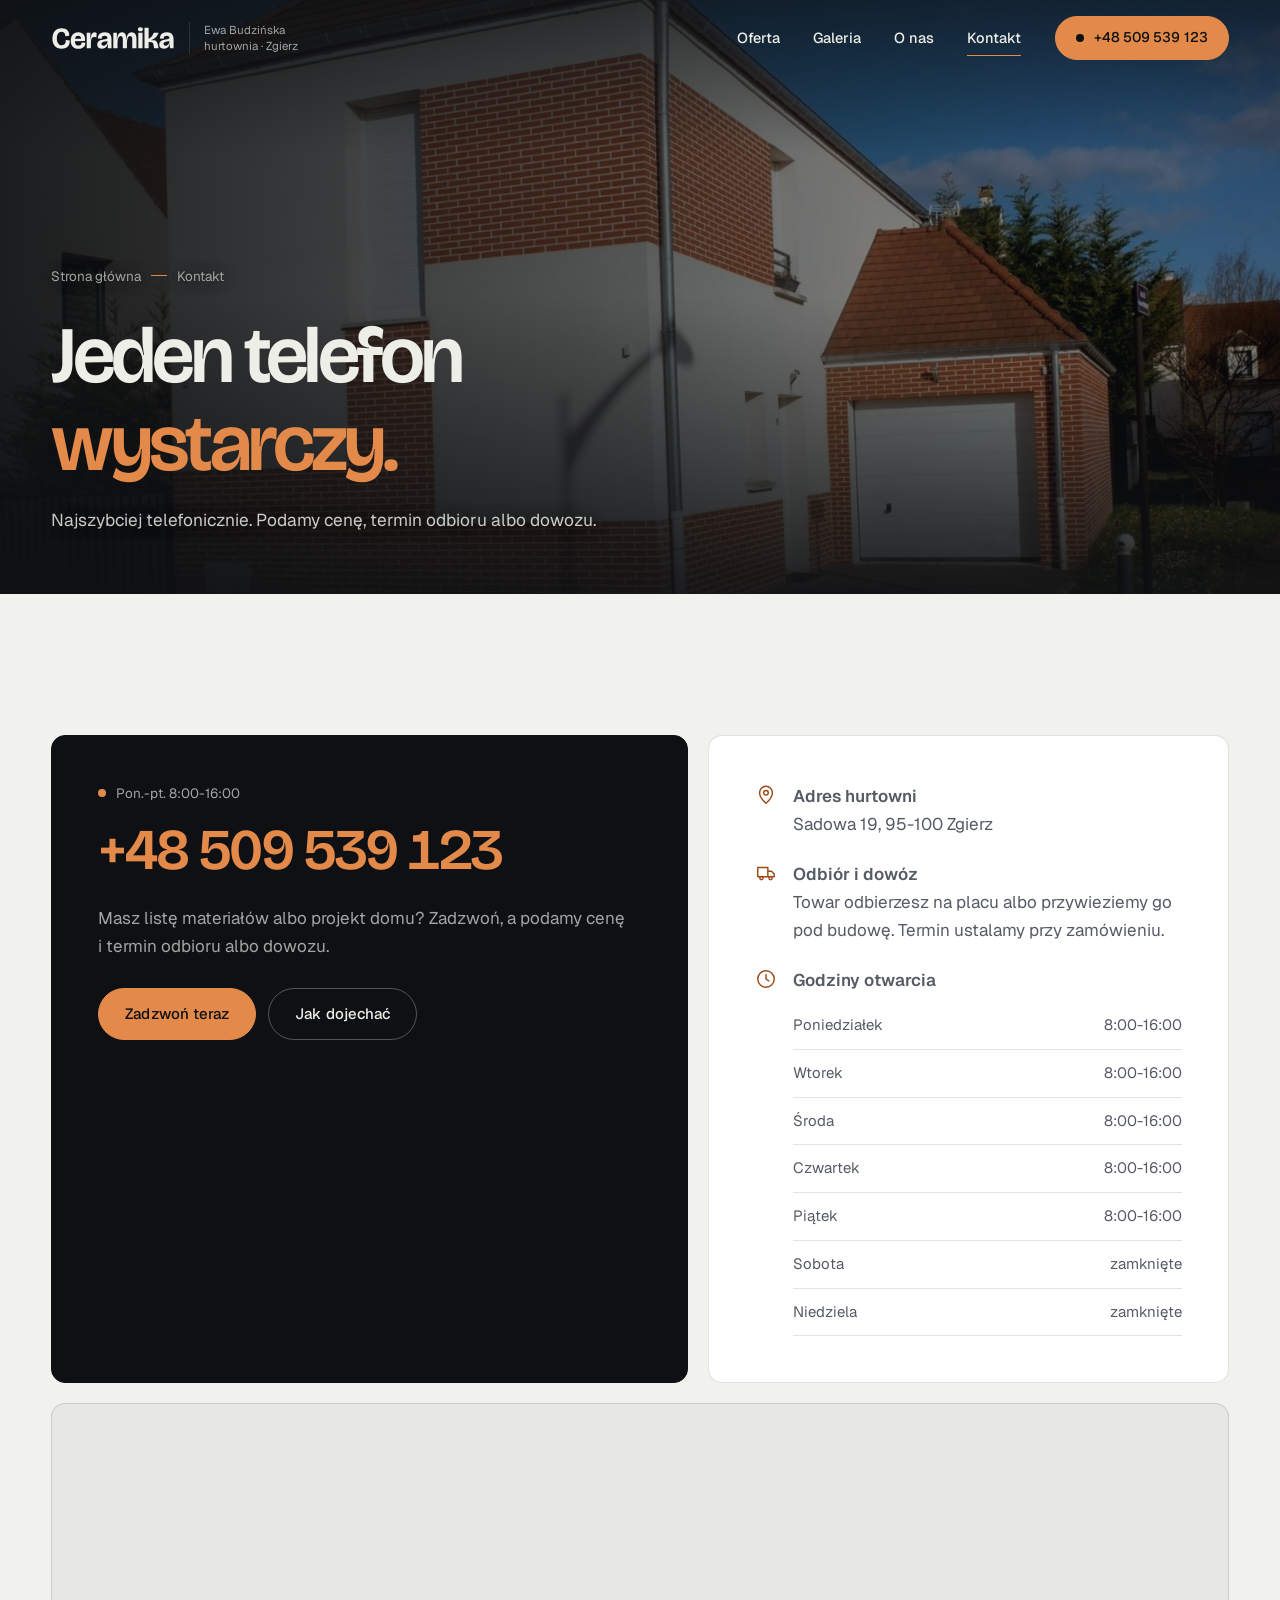
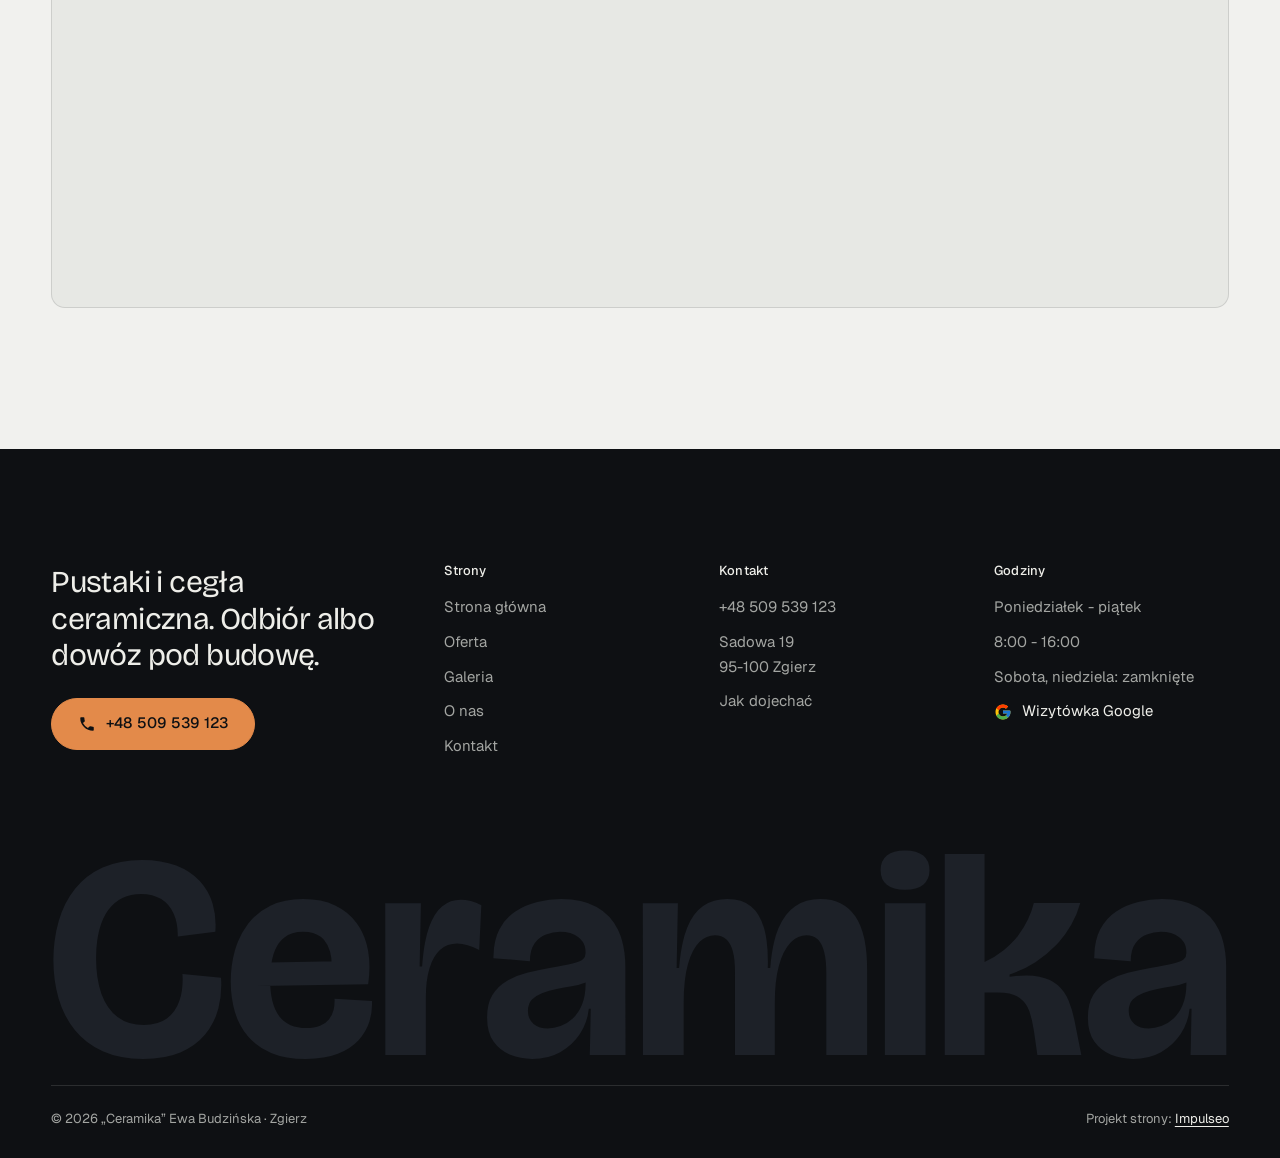
<file: kontakt.html>
<!DOCTYPE html>
<html lang="pl">
<head>
<meta charset="UTF-8">
<meta name="viewport" content="width=device-width, initial-scale=1.0">
<title>Kontakt - Sadowa 19, Zgierz | „Ceramika” Ewa Budzińska</title>
<meta name="description" content="Kontakt z hurtownią „Ceramika” Ewa Budzińska: tel. +48 509 539 123, ul. Sadowa 19, 95-100 Zgierz. Czynne pon.-pt. 8:00-16:00.">
<link rel="canonical" href="https://impulseo-pl.github.io/ceramika-ewa-budzinska/kontakt.html">
<meta name="robots" content="noindex, nofollow">
<meta name="theme-color" content="#0E1013">
<meta property="og:type" content="website">
<meta property="og:locale" content="pl_PL">
<meta property="og:site_name" content="„Ceramika” Ewa Budzińska">
<meta property="og:title" content="Kontakt - Sadowa 19, Zgierz | „Ceramika” Ewa Budzińska">
<meta property="og:description" content="Kontakt z hurtownią „Ceramika” Ewa Budzińska: tel. +48 509 539 123, ul. Sadowa 19, 95-100 Zgierz. Czynne pon.-pt. 8:00-16:00.">
<meta property="og:url" content="https://impulseo-pl.github.io/ceramika-ewa-budzinska/kontakt.html">
<meta property="og:image" content="https://impulseo-pl.github.io/ceramika-ewa-budzinska/img/og.jpg">
<meta property="og:image:width" content="1200">
<meta property="og:image:height" content="630">
<meta name="twitter:card" content="summary_large_image">
<script type="application/ld+json">{"@context": "https://schema.org", "@type": "HomeAndConstructionBusiness", "name": "„Ceramika” Ewa Budzińska", "url": "https://impulseo-pl.github.io/ceramika-ewa-budzinska/", "telephone": "+48509539123", "image": "https://impulseo-pl.github.io/ceramika-ewa-budzinska/img/og.jpg", "address": {"@type": "PostalAddress", "streetAddress": "Sadowa 19", "postalCode": "95-100", "addressLocality": "Zgierz", "addressCountry": "PL"}, "geo": {"@type": "GeoCoordinates", "latitude": 51.8400407, "longitude": 19.422623}, "openingHours": "Mo-Fr 08:00-16:00", "areaServed": "Zgierz", "aggregateRating": {"@type": "AggregateRating", "ratingValue": "4.4", "reviewCount": "29"}, "sameAs": ["https://www.google.com/maps?cid=14687535747138328840"]}</script>
<script>(function(){var d=document.documentElement;d.classList.add('js');try{if(!window.matchMedia('(prefers-reduced-motion: reduce)').matches)d.classList.add('anim');}catch(e){}setTimeout(function(){if(!d.classList.contains('anim-ok'))d.classList.remove('anim');},3500);})();</script>

<link rel="preload" as="image" href="img/g8.jpg" fetchpriority="high">
<link rel="preconnect" href="https://fonts.googleapis.com">
<link rel="preconnect" href="https://fonts.gstatic.com" crossorigin>
<link href="https://fonts.googleapis.com/css2?family=Bricolage+Grotesque:opsz,wght@12..96,400..700&family=Geist:wght@400..600&display=swap" rel="stylesheet">
<link rel="stylesheet" href="assets/styles.css?v=20261103a">
<script src="assets/lenis.min.js?v=1.1.20" defer></script>
<script src="assets/main.js?v=20261103a" defer></script>
<meta name="nb-deploy" content="6e17d6d07ef7">
</head>
<body>
<a class="skip" href="#tresc">Przejdź do treści</a>
<header class="site-head">
<div class="head-in">
  <a class="brand" href="index.html" aria-label="„Ceramika” Ewa Budzińska - strona główna">
    <span class="znak"><svg class="wm" viewBox="21 -715 4069 736" role="img" aria-label="Ceramika"><path pathLength="1" style="--i:0" d="M338.9998779296875 13.79998779296875Q258.60009765625 13.79998779296875 199.90017700195312 -12.499969482421875Q141.20025634765625 -38.7999267578125 103.20025634765625 -85.9998779296875Q65.20025634765625 -133.1998291015625 47.200225830078125 -194.99984741210938Q29.2001953125 -256.79986572265625 29.2001953125 -327.5999755859375Q29.2001953125 -400.80010986328125 47.900238037109375 -464.0001220703125Q66.60028076171875 -527.2001342773438 104.20028686523438 -574.2001037597656Q141.80029296875 -621.2000732421875 199.50021362304688 -647.5000305175781Q257.20013427734375 -673.7999877929688 335.79986572265625 -673.7999877929688Q403.599609375 -673.7999877929688 453.5994873046875 -654.300048828125Q503.599365234375 -634.8001098632812 534.9993591308594 -600.6001892089844Q566.3993530273438 -566.4002685546875 579.6994323730469 -521.4003295898438Q592.99951171875 -476.400390625 588.7996215820312 -426.0003662109375L459.00079345703125 -409.40045166015625Q459.6007080078125 -455.20062255859375 444.90057373046875 -488.000732421875Q430.200439453125 -520.8008422851562 401.9002685546875 -538.6008911132812Q373.60009765625 -556.4009399414062 331.7999267578125 -556.4009399414062Q296.19976806640625 -556.4009399414062 267.5995788574219 -542.5008850097656Q238.9993896484375 -528.600830078125 218.69921875 -500.7007141113281Q198.3990478515625 -472.80059814453125 187.59893798828125 -431.10040283203125Q176.798828125 -389.40020751953125 176.798828125 -333.7999267578125Q176.798828125 -262.39959716796875 195.39898681640625 -210.79940795898438Q213.9991455078125 -159.19921875 250.89938354492188 -131.29913330078125Q287.79962158203125 -103.3990478515625 341.9998779296875 -103.3990478515625Q391.2000732421875 -103.3990478515625 421.30029296875 -125.59912109375Q451.4005126953125 -147.7991943359375 465.00067138671875 -187.79937744140625Q478.600830078125 -227.799560546875 475.20086669921875 -279.7999267578125L608.399658203125 -266.99993896484375Q612.599609375 -210.79986572265625 599.299560546875 -160.29986572265625Q585.99951171875 -109.79986572265625 553.3995056152344 -70.39990234375Q520.7994995117188 -30.99993896484375 467.6995849609375 -8.5999755859375Q414.59967041015625 13.79998779296875 338.9998779296875 13.79998779296875Z"/><path pathLength="1" style="--i:1" d="M901.599853515625 13.79998779296875Q830.8001098632812 13.79998779296875 781.6001892089844 -6.999969482421875Q732.4002685546875 -27.7999267578125 701.4002685546875 -64.59988403320312Q670.4002685546875 -101.39984130859375 656.2002258300781 -149.599853515625Q642.0001831054688 -197.79986572265625 642.0001831054688 -252.79998779296875Q642.0001831054688 -309.79998779296875 656.6001892089844 -361.2999572753906Q671.2001953125 -412.7999267578125 701.5001831054688 -452.5998840332031Q731.8001708984375 -492.39984130859375 779.2001037597656 -515.3998107910156Q826.6000366210938 -538.3997802734375 892.1998901367188 -538.3997802734375Q956.1996459960938 -538.3997802734375 1002.7995300292969 -516.2998657226562Q1049.3994140625 -494.199951171875 1078.0993957519531 -454.3000793457031Q1106.7993774414062 -414.40020751953125 1116.4994506835938 -361.00030517578125Q1126.1995239257812 -307.60040283203125 1116.9996337890625 -244.40045166015625L729.599365234375 -238.200439453125V-318.39996337890625L1010.20068359375 -323.5999755859375L989.6007080078125 -277.20025634765625Q994.400634765625 -324.2003173828125 985.1005249023438 -357.3004150390625Q975.8004150390625 -390.4005126953125 953.1002502441406 -408.1005859375Q930.4000854492188 -425.8006591796875 892.1998901367188 -425.8006591796875Q851.5996704101562 -425.8006591796875 826.199462890625 -405.1005554199219Q800.7992553710938 -384.40045166015625 789.4991149902344 -347.0002746582031Q778.198974609375 -309.60009765625 778.198974609375 -259.39990234375Q778.198974609375 -174.59967041015625 809.4992370605469 -133.69943237304688Q840.7994995117188 -92.7991943359375 903.1998901367188 -92.7991943359375Q931.8001708984375 -92.7991943359375 950.8003540039062 -100.69931030273438Q969.800537109375 -108.59942626953125 981.3006286621094 -122.59957885742188Q992.8007202148438 -136.5997314453125 997.3007507324219 -154.89984130859375Q1001.80078125 -173.199951171875 1000.6007690429688 -193.7999267578125L1129.9996337890625 -186.199951171875Q1132.1995849609375 -150.3997802734375 1121.2994995117188 -115.09976196289062Q1110.3994140625 -79.79974365234375 1083.6993713378906 -50.7998046875Q1056.9993286132812 -21.79986572265625 1012.0994262695312 -3.99993896484375Q967.1995239257812 13.79998779296875 901.599853515625 13.79998779296875Z"/><path pathLength="1" style="--i:2" d="M1176.2001953125 0.0V-274.39923095703125L1175.8001708984375 -524.3997802734375H1299.1991577148438L1294.7988891601562 -305.39923095703125H1303.1989135742188Q1309.1989135742188 -390.3992919921875 1327.1989440917969 -440.9994201660156Q1345.198974609375 -491.59954833984375 1373.0990600585938 -513.899658203125Q1400.9991455078125 -536.1997680664062 1436.1992797851562 -536.1997680664062Q1453.19921875 -536.1997680664062 1471.5991516113281 -531.6997985839844Q1489.9990844726562 -527.1998291015625 1507.9990234375 -517.39990234375L1500.5990600585938 -362.40142822265625Q1480.399169921875 -373.80133056640625 1460.999267578125 -379.2012634277344Q1441.599365234375 -384.6011962890625 1424.199462890625 -384.6011962890625Q1389.79931640625 -384.6011962890625 1365.6991882324219 -363.0009765625Q1341.5990600585938 -341.4007568359375 1328.8989868164062 -299.600341796875Q1316.1989135742188 -257.7999267578125 1316.1989135742188 -197.99932861328125V0.0Z"/><path pathLength="1" style="--i:3" d="M1683.6000366210938 13.79998779296875Q1643.4000244140625 13.79998779296875 1607.9000549316406 -0.4000244140625Q1572.4000854492188 -14.60003662109375 1550.1001281738281 -46.000030517578125Q1527.8001708984375 -77.4000244140625 1527.8001708984375 -129.39996337890625Q1527.8001708984375 -177.19989013671875 1546.2001342773438 -207.19985961914062Q1564.60009765625 -237.1998291015625 1596.1000671386719 -255.59982299804688Q1627.6000366210938 -273.99981689453125 1666.0000610351562 -283.6998291015625Q1704.4000854492188 -293.39984130859375 1743.6002197265625 -300.39984130859375Q1797.0003051757812 -310.1998291015625 1823.4003295898438 -316.0998229980469Q1849.8003540039062 -321.99981689453125 1859.0003356933594 -330.2998352050781Q1868.2003173828125 -338.599853515625 1868.2003173828125 -353.39990234375Q1868.2003173828125 -388.4002685546875 1843.4001159667969 -406.80047607421875Q1818.5999145507812 -425.20068359375 1779.5996704101562 -425.20068359375Q1755.3995361328125 -425.20068359375 1731.3994140625 -416.20062255859375Q1707.3992919921875 -407.2005615234375 1691.6991882324219 -385.2004699707031Q1675.9990844726562 -363.20037841796875 1675.7990112304688 -323.80029296875L1549.60009765625 -334.40032958984375Q1549.4002075195312 -394.0001220703125 1570.1001892089844 -433.6000061035156Q1590.8001708984375 -473.19989013671875 1625.6000671386719 -495.9998474121094Q1660.3999633789062 -518.7998046875 1701.6998291015625 -528.5997924804688Q1742.9996948242188 -538.3997802734375 1783.9995727539062 -538.3997802734375Q1856.9992065429688 -538.3997802734375 1906.2991027832031 -511.09991455078125Q1955.5989990234375 -483.800048828125 1980.5990295410156 -431.4002380371094Q2005.5990600585938 -379.00042724609375 2005.5990600585938 -302.80059814453125V-207.60052490234375Q2005.799072265625 -173.200439453125 2005.8990783691406 -138.30035400390625Q2005.9990844726562 -103.4002685546875 2006.0990905761719 -68.90017700195312Q2006.1990966796875 -34.40008544921875 2006.1990966796875 0.0H1882.60009765625Q1883.6001586914062 -38.8001708984375 1884.4002075195312 -77.70028686523438Q1885.2002563476562 -116.60040283203125 1886.0003051757812 -159.60052490234375H1879.4002685546875Q1874.4002075195312 -111.80035400390625 1848.4001770019531 -72.40023803710938Q1822.400146484375 -33.0001220703125 1780.4001159667969 -9.600067138671875Q1738.4000854492188 13.79998779296875 1683.6000366210938 13.79998779296875ZM1737.999267578125 -91.39923095703125Q1759.1995239257812 -91.39923095703125 1781.7997131347656 -99.79934692382812Q1804.39990234375 -108.199462890625 1823.9000244140625 -126.19964599609375Q1843.400146484375 -144.1998291015625 1855.6002197265625 -173.39999389648438Q1867.80029296875 -202.60015869140625 1868.2003173828125 -243.4002685546875L1868.4003295898438 -267.000244140625L1895.2003173828125 -271.600341796875Q1886.2002563476562 -257.80029296875 1865.8001403808594 -249.70028686523438Q1845.4000244140625 -241.60028076171875 1819.6998596191406 -237.00027465820312Q1793.9996948242188 -232.4002685546875 1767.7995300292969 -227.60025024414062Q1741.599365234375 -222.80023193359375 1719.19921875 -214.3001708984375Q1696.799072265625 -205.80010986328125 1682.8989868164062 -191.29998779296875Q1668.9989013671875 -176.79986572265625 1668.9989013671875 -151.399658203125Q1668.9989013671875 -122.79949951171875 1688.3989562988281 -107.099365234375Q1707.7990112304688 -91.39923095703125 1737.999267578125 -91.39923095703125Z"/><path pathLength="1" style="--i:4" d="M2066.4002075195312 0.0V-274.1988525390625L2065.8001708984375 -524.3997802734375H2187.19921875L2182.7989501953125 -300.5992431640625H2191.198974609375Q2198.198974609375 -386.39935302734375 2218.7989807128906 -438.4994812011719Q2239.3989868164062 -490.599609375 2274.2990112304688 -514.4996948242188Q2309.1990356445312 -538.3997802734375 2358.1990966796875 -538.3997802734375Q2408.9991455078125 -538.3997802734375 2440.1991577148438 -512.7997131347656Q2471.399169921875 -487.19964599609375 2485.7991333007812 -434.69952392578125Q2500.1990966796875 -382.19940185546875 2497.7990112304688 -300.5992431640625H2506.1990356445312Q2512.7990112304688 -385.39935302734375 2534.498992919922 -437.4994812011719Q2556.198974609375 -489.599609375 2592.498992919922 -513.9996948242188Q2628.7990112304688 -538.3997802734375 2679.3991088867188 -538.3997802734375Q2720.1990966796875 -538.3997802734375 2750.1990966796875 -523.3997802734375Q2780.1990966796875 -508.3997802734375 2800.599090576172 -478.2997741699219Q2820.9990844726562 -448.19976806640625 2830.9990844726562 -402.5997619628906Q2840.9990844726562 -356.999755859375 2840.9990844726562 -295.79974365234375V0.0H2700.0003662109375V-281.999755859375Q2700.0003662109375 -326.60015869140625 2692.600311279297 -355.900390625Q2685.2002563476562 -385.20062255859375 2670.100128173828 -399.4007263183594Q2655.0 -413.600830078125 2631.3997802734375 -413.600830078125Q2599.7994384765625 -413.600830078125 2575.0992736816406 -386.900634765625Q2550.3991088867188 -360.200439453125 2536.1990661621094 -308.5001525878906Q2521.9990234375 -256.79986572265625 2521.9990234375 -180.1995849609375V0.0H2384.4002685546875V-286.59979248046875Q2384.4002685546875 -330.20013427734375 2376.9002075195312 -358.1003723144531Q2369.400146484375 -386.0006103515625 2354.000030517578 -399.80072021484375Q2338.5999145507812 -413.600830078125 2315.19970703125 -413.600830078125Q2284.9993896484375 -413.600830078125 2260.69921875 -389.5006103515625Q2236.3990478515625 -365.400390625 2221.7989807128906 -313.7001037597656Q2207.1989135742188 -261.99981689453125 2207.1989135742188 -180.1995849609375V0.0Z"/><path pathLength="1" style="--i:5" d="M2902.2001953125 0.0V-524.3997802734375H3042.9989013671875V0.0ZM2971.799560546875 -570.4002685546875Q2930.7998657226562 -570.4002685546875 2909.2000427246094 -587.900146484375Q2887.6002197265625 -605.4000244140625 2887.6002197265625 -638.2453848855537Q2887.6002197265625 -671.9784578022204 2909.3049787064674 -689.2888504831415Q2931.0097376863723 -706.5992431640625 2971.761530056806 -706.5992431640625Q3013.3992309570312 -706.5992431640625 3034.999053955078 -688.8993835449219Q3056.598876953125 -671.1995239257812 3056.598876953125 -637.999755859375Q3056.598876953125 -605.9789460834704 3034.9573847452803 -588.189607319079Q3013.315892537435 -570.4002685546875 2971.799560546875 -570.4002685546875Z"/><path pathLength="1" style="--i:6" d="M3109.2001953125 0.0V-693.9996337890625H3246.7989501953125V-321.3995361328125Q3283.9991455078125 -337.99945068359375 3312.8994140625 -361.5994873046875Q3341.7996826171875 -385.19952392578125 3362.9999389648438 -412.9996032714844Q3384.2001953125 -440.7996826171875 3397.400360107422 -469.499755859375Q3410.6005249023438 -498.1998291015625 3417.00048828125 -524.7998046875H3577.5989379882812Q3567.3989868164062 -486.59991455078125 3546.398956298828 -449.49993896484375Q3525.39892578125 -412.39996337890625 3494.1988525390625 -379.49993896484375Q3462.998779296875 -346.59991455078125 3422.398712158203 -320.4999084472656Q3381.7986450195312 -294.39990234375 3333.1986083984375 -278.199951171875V-270.199951171875Q3395.7986450195312 -278.79986572265625 3436.0986938476562 -270.2998046875Q3476.3987426757812 -261.79974365234375 3500.0987854003906 -240.69970703125Q3523.798828125 -219.59967041015625 3536.6988525390625 -188.7996826171875Q3549.598876953125 -157.99969482421875 3556.9989013671875 -121.19976806640625L3581.198974609375 0.0H3429.2003784179688L3417.0003051757812 -85.599853515625Q3411.6002197265625 -121.60009765625 3401.6000366210938 -150.90017700195312Q3391.599853515625 -180.20025634765625 3366.9995727539062 -197.9002685546875Q3342.3992919921875 -215.60028076171875 3292.9989013671875 -215.80029296875L3246.7989501953125 -216.00030517578125V0.0Z"/><path pathLength="1" style="--i:7" d="M3759.6000366210938 13.79998779296875Q3719.4000244140625 13.79998779296875 3683.9000549316406 -0.4000244140625Q3648.4000854492188 -14.60003662109375 3626.100128173828 -46.000030517578125Q3603.8001708984375 -77.4000244140625 3603.8001708984375 -129.39996337890625Q3603.8001708984375 -177.19989013671875 3622.2001342773438 -207.19985961914062Q3640.60009765625 -237.1998291015625 3672.100067138672 -255.59982299804688Q3703.6000366210938 -273.99981689453125 3742.0000610351562 -283.6998291015625Q3780.4000854492188 -293.39984130859375 3819.6002197265625 -300.39984130859375Q3873.0003051757812 -310.1998291015625 3899.4003295898438 -316.0998229980469Q3925.8003540039062 -321.99981689453125 3935.0003356933594 -330.2998352050781Q3944.2003173828125 -338.599853515625 3944.2003173828125 -353.39990234375Q3944.2003173828125 -388.4002685546875 3919.400115966797 -406.80047607421875Q3894.5999145507812 -425.20068359375 3855.5996704101562 -425.20068359375Q3831.3995361328125 -425.20068359375 3807.3994140625 -416.20062255859375Q3783.3992919921875 -407.2005615234375 3767.699188232422 -385.2004699707031Q3751.9990844726562 -363.20037841796875 3751.7990112304688 -323.80029296875L3625.60009765625 -334.40032958984375Q3625.4002075195312 -394.0001220703125 3646.1001892089844 -433.6000061035156Q3666.8001708984375 -473.19989013671875 3701.600067138672 -495.9998474121094Q3736.3999633789062 -518.7998046875 3777.6998291015625 -528.5997924804688Q3818.9996948242188 -538.3997802734375 3859.9995727539062 -538.3997802734375Q3932.9992065429688 -538.3997802734375 3982.299102783203 -511.09991455078125Q4031.5989990234375 -483.800048828125 4056.5990295410156 -431.4002380371094Q4081.5990600585938 -379.00042724609375 4081.5990600585938 -302.80059814453125V-207.60052490234375Q4081.799072265625 -173.200439453125 4081.8990783691406 -138.30035400390625Q4081.9990844726562 -103.4002685546875 4082.099090576172 -68.90017700195312Q4082.1990966796875 -34.40008544921875 4082.1990966796875 0.0H3958.60009765625Q3959.6001586914062 -38.8001708984375 3960.4002075195312 -77.70028686523438Q3961.2002563476562 -116.60040283203125 3962.0003051757812 -159.60052490234375H3955.4002685546875Q3950.4002075195312 -111.80035400390625 3924.400177001953 -72.40023803710938Q3898.400146484375 -33.0001220703125 3856.400115966797 -9.600067138671875Q3814.4000854492188 13.79998779296875 3759.6000366210938 13.79998779296875ZM3813.999267578125 -91.39923095703125Q3835.1995239257812 -91.39923095703125 3857.7997131347656 -99.79934692382812Q3880.39990234375 -108.199462890625 3899.9000244140625 -126.19964599609375Q3919.400146484375 -144.1998291015625 3931.6002197265625 -173.39999389648438Q3943.80029296875 -202.60015869140625 3944.2003173828125 -243.4002685546875L3944.4003295898438 -267.000244140625L3971.2003173828125 -271.600341796875Q3962.2002563476562 -257.80029296875 3941.8001403808594 -249.70028686523438Q3921.4000244140625 -241.60028076171875 3895.6998596191406 -237.00027465820312Q3869.9996948242188 -232.4002685546875 3843.799530029297 -227.60025024414062Q3817.599365234375 -222.80023193359375 3795.19921875 -214.3001708984375Q3772.799072265625 -205.80010986328125 3758.8989868164062 -191.29998779296875Q3744.9989013671875 -176.79986572265625 3744.9989013671875 -151.399658203125Q3744.9989013671875 -122.79949951171875 3764.398956298828 -107.099365234375Q3783.7990112304688 -91.39923095703125 3813.999267578125 -91.39923095703125Z"/></svg></span>
    <span class="brand-sub">Ewa Budzińska<br>hurtownia · Zgierz</span>
  </a>
  <nav class="nav-links" aria-label="Menu główne">
    <a class="nl" href="oferta.html">Oferta</a><a class="nl" href="realizacje.html">Galeria</a><a class="nl" href="o-nas.html">O&nbsp;nas</a><a class="nl" href="kontakt.html" aria-current="page">Kontakt</a>
    <a class="btn btn-copper nav-cta" href="tel:+48509539123"><span class="live" aria-hidden="true"></span>+48 509 539 123</a>
  </nav>
  <button class="burger" type="button" aria-label="Otwórz menu" aria-expanded="false" aria-controls="mnav"><span></span><span></span></button>
</div>
</header>

<div class="mnav" id="mnav">
  <div class="mnav-in">
    <a class="ml" href="index.html">Strona główna</a><a class="ml" href="oferta.html">Oferta</a><a class="ml" href="realizacje.html">Galeria</a><a class="ml" href="o-nas.html">O&nbsp;nas</a><a class="ml" href="kontakt.html" aria-current="page">Kontakt</a>
    <div class="mnav-foot">
      <span>Ul. Sadowa 19, Zgierz · pon.-pt. 8:00-16:00</span>
      <a class="btn btn-copper" href="tel:+48509539123"><svg class="ico" width="16" height="16" viewBox="0 0 24 24" fill="none" aria-hidden="true"><path d="M6.6 10.8a15.5 15.5 0 0 0 6.6 6.6l2.2-2.2a1 1 0 0 1 1-.24 11.4 11.4 0 0 0 3.6.58 1 1 0 0 1 1 1V20a1 1 0 0 1-1 1A17 17 0 0 1 3 4a1 1 0 0 1 1-1h3.5a1 1 0 0 1 1 1c0 1.25.2 2.46.58 3.6a1 1 0 0 1-.25 1l-2.23 2.2Z" fill="currentColor"/></svg>+48 509 539 123</a>
    </div>
  </div>
</div>
<main id="tresc">

<section class="pagehead">
  <div class="pagehead-media"><img src="img/g8.jpg" alt="Dom z elewacją z cegły" width="1538" height="994" decoding="async" fetchpriority="high"></div>
  <div class="ph-in">
    <p class="crumb up" style="--d:0"><a href="index.html">Strona główna</a><span class="sl" aria-hidden="true"></span>Kontakt</p>
    <h1><span class="ln"><span class="ln-i" style="--k:0">Jeden telefon</span></span><span class="ln"><span class="ln-i" style="--k:1"><em>wystarczy.</em></span></span></h1>
    <p class="ph-lead up" style="--d:300">Najszybciej telefonicznie. Podamy cenę, termin odbioru albo dowozu.</p>
  </div>
</section>

<section class="sec">
  <div class="wrap">
    <div class="k-grid">
      <div class="k-card dark rv">
        <span class="lbl"><span class="live" aria-hidden="true"></span>Pon.-pt. 8:00-16:00</span>
        <a class="k-phone" href="tel:+48509539123">+48 509 539 123</a>
        <p>Masz listę materiałów albo projekt domu? Zadzwoń, a&nbsp;podamy cenę i&nbsp;termin odbioru albo dowozu.</p>
        <div class="cta-row" style="margin-top:28px">
          <a class="btn btn-copper" href="tel:+48509539123">Zadzwoń teraz</a>
          <a class="btn btn-ghost" href="https://www.google.com/maps?cid=14687535747138328840" target="_blank" rel="noopener">Jak dojechać</a>
        </div>
      </div>
      <div class="k-card rv" style="--d:120">
        <ul class="k-list">
          <li><svg class="ico" width="24" height="24" viewBox="0 0 24 24" fill="none" stroke="currentColor" stroke-width="1.6" stroke-linecap="round" stroke-linejoin="round" aria-hidden="true"><path d="M12 21s-7-6.2-7-11.5A7 7 0 0 1 19 9.5C19 14.8 12 21 12 21z"/><circle cx="12" cy="9.5" r="2.5"/></svg><span><b>Adres hurtowni</b>Sadowa 19, 95-100 Zgierz</span></li>
          <li><svg class="ico" width="24" height="24" viewBox="0 0 24 24" fill="none" stroke="currentColor" stroke-width="1.6" stroke-linecap="round" stroke-linejoin="round" aria-hidden="true"><path d="M3 6h11v10H3zM14 10h4l3 3v3h-7"/><circle cx="7" cy="17.5" r="1.8"/><circle cx="17" cy="17.5" r="1.8"/></svg><span><b>Odbiór i&nbsp;dowóz</b>Towar odbierzesz na placu albo przywieziemy go pod budowę. Termin ustalamy przy zamówieniu.</span></li>
          <li><svg class="ico" width="24" height="24" viewBox="0 0 24 24" fill="none" stroke="currentColor" stroke-width="1.6" stroke-linecap="round" stroke-linejoin="round" aria-hidden="true"><circle cx="12" cy="12" r="9"/><path d="M12 7v5l3 2"/></svg><span><b>Godziny otwarcia</b>
            <ul class="hours"><li><span>Poniedziałek</span><span>8:00-16:00</span></li><li><span>Wtorek</span><span>8:00-16:00</span></li><li><span>Środa</span><span>8:00-16:00</span></li><li><span>Czwartek</span><span>8:00-16:00</span></li><li><span>Piątek</span><span>8:00-16:00</span></li><li><span>Sobota</span><span>zamknięte</span></li><li><span>Niedziela</span><span>zamknięte</span></li></ul></span></li>
        </ul>
      </div>
    </div>
    <div class="map map-lg rv">
      <iframe title="Mapa dojazdu - „Ceramika” Ewa Budzińska, Sadowa 19, Zgierz" src="https://maps.google.com/maps?q=51.8400407,19.422623&z=15&output=embed" loading="lazy" referrerpolicy="no-referrer-when-downgrade"></iframe>
    </div>
  </div>
</section>
</main>
<footer class="site-foot">
  <div class="wrap">
    <div class="foot-top">
      <div>
        <p class="foot-claim">Pustaki i&nbsp;cegła ceramiczna. Odbiór albo dowóz pod budowę.</p>
        <a class="btn btn-copper" href="tel:+48509539123"><svg class="ico" width="16" height="16" viewBox="0 0 24 24" fill="none" aria-hidden="true"><path d="M6.6 10.8a15.5 15.5 0 0 0 6.6 6.6l2.2-2.2a1 1 0 0 1 1-.24 11.4 11.4 0 0 0 3.6.58 1 1 0 0 1 1 1V20a1 1 0 0 1-1 1A17 17 0 0 1 3 4a1 1 0 0 1 1-1h3.5a1 1 0 0 1 1 1c0 1.25.2 2.46.58 3.6a1 1 0 0 1-.25 1l-2.23 2.2Z" fill="currentColor"/></svg>+48 509 539 123</a>
      </div>
      <div>
        <h4>Strony</h4>
        <ul><li><a href="index.html">Strona główna</a></li><li><a href="oferta.html">Oferta</a></li><li><a href="realizacje.html">Galeria</a></li><li><a href="o-nas.html">O&nbsp;nas</a></li><li><a href="kontakt.html">Kontakt</a></li></ul>
      </div>
      <div>
        <h4>Kontakt</h4>
        <ul>
          <li><a href="tel:+48509539123">+48 509 539 123</a></li>
          <li>Sadowa 19<br>95-100 Zgierz</li>
          <li><a href="https://www.google.com/maps?cid=14687535747138328840" target="_blank" rel="noopener">Jak dojechać</a></li>
        </ul>
      </div>
      <div>
        <h4>Godziny</h4>
        <ul>
          <li>Poniedziałek - piątek</li>
          <li>8:00 - 16:00</li>
          <li>Sobota, niedziela: zamknięte</li>
          <li><a class="soc" href="https://www.google.com/maps?cid=14687535747138328840" target="_blank" rel="noopener" aria-label="Wizytówka „Ceramika” Ewa Budzińska w Google"><svg class="g-logo" viewBox="0 0 48 48" aria-hidden="true"><path fill="#FFC107" d="M43.6 20.5H42V20H24v8h11.3C33.7 32.7 29.2 36 24 36c-6.6 0-12-5.4-12-12s5.4-12 12-12c3.1 0 5.8 1.2 7.9 3.1l5.7-5.7C34 6.1 29.3 4 24 4 12.9 4 4 12.9 4 24s8.9 20 20 20 20-8.9 20-20c0-1.3-.1-2.4-.4-3.5z"/><path fill="#FF3D00" d="m6.3 14.7 6.6 4.8C14.7 15.1 19 12 24 12c3.1 0 5.8 1.2 7.9 3.1l5.7-5.7C34 6.1 29.3 4 24 4 16.3 4 9.7 8.3 6.3 14.7z"/><path fill="#4CAF50" d="M24 44c5.2 0 9.9-2 13.4-5.2l-6.2-5.2A11.9 11.9 0 0 1 24 36c-5.2 0-9.6-3.3-11.3-7.9l-6.5 5C9.5 39.6 16.2 44 24 44z"/><path fill="#1976D2" d="M43.6 20.5H42V20H24v8h11.3a12 12 0 0 1-4.1 5.6l6.2 5.2C37 39.2 44 34 44 24c0-1.3-.1-2.4-.4-3.5z"/></svg>Wizytówka Google</a></li>
        </ul>
      </div>
    </div>
    <div class="foot-mark" aria-hidden="true"><svg class="wm-foot" viewBox="21 -715 4069 736" aria-hidden="true" focusable="false"><path style="--i:0" d="M338.9998779296875 13.79998779296875Q258.60009765625 13.79998779296875 199.90017700195312 -12.499969482421875Q141.20025634765625 -38.7999267578125 103.20025634765625 -85.9998779296875Q65.20025634765625 -133.1998291015625 47.200225830078125 -194.99984741210938Q29.2001953125 -256.79986572265625 29.2001953125 -327.5999755859375Q29.2001953125 -400.80010986328125 47.900238037109375 -464.0001220703125Q66.60028076171875 -527.2001342773438 104.20028686523438 -574.2001037597656Q141.80029296875 -621.2000732421875 199.50021362304688 -647.5000305175781Q257.20013427734375 -673.7999877929688 335.79986572265625 -673.7999877929688Q403.599609375 -673.7999877929688 453.5994873046875 -654.300048828125Q503.599365234375 -634.8001098632812 534.9993591308594 -600.6001892089844Q566.3993530273438 -566.4002685546875 579.6994323730469 -521.4003295898438Q592.99951171875 -476.400390625 588.7996215820312 -426.0003662109375L459.00079345703125 -409.40045166015625Q459.6007080078125 -455.20062255859375 444.90057373046875 -488.000732421875Q430.200439453125 -520.8008422851562 401.9002685546875 -538.6008911132812Q373.60009765625 -556.4009399414062 331.7999267578125 -556.4009399414062Q296.19976806640625 -556.4009399414062 267.5995788574219 -542.5008850097656Q238.9993896484375 -528.600830078125 218.69921875 -500.7007141113281Q198.3990478515625 -472.80059814453125 187.59893798828125 -431.10040283203125Q176.798828125 -389.40020751953125 176.798828125 -333.7999267578125Q176.798828125 -262.39959716796875 195.39898681640625 -210.79940795898438Q213.9991455078125 -159.19921875 250.89938354492188 -131.29913330078125Q287.79962158203125 -103.3990478515625 341.9998779296875 -103.3990478515625Q391.2000732421875 -103.3990478515625 421.30029296875 -125.59912109375Q451.4005126953125 -147.7991943359375 465.00067138671875 -187.79937744140625Q478.600830078125 -227.799560546875 475.20086669921875 -279.7999267578125L608.399658203125 -266.99993896484375Q612.599609375 -210.79986572265625 599.299560546875 -160.29986572265625Q585.99951171875 -109.79986572265625 553.3995056152344 -70.39990234375Q520.7994995117188 -30.99993896484375 467.6995849609375 -8.5999755859375Q414.59967041015625 13.79998779296875 338.9998779296875 13.79998779296875Z"/><path style="--i:1" d="M901.599853515625 13.79998779296875Q830.8001098632812 13.79998779296875 781.6001892089844 -6.999969482421875Q732.4002685546875 -27.7999267578125 701.4002685546875 -64.59988403320312Q670.4002685546875 -101.39984130859375 656.2002258300781 -149.599853515625Q642.0001831054688 -197.79986572265625 642.0001831054688 -252.79998779296875Q642.0001831054688 -309.79998779296875 656.6001892089844 -361.2999572753906Q671.2001953125 -412.7999267578125 701.5001831054688 -452.5998840332031Q731.8001708984375 -492.39984130859375 779.2001037597656 -515.3998107910156Q826.6000366210938 -538.3997802734375 892.1998901367188 -538.3997802734375Q956.1996459960938 -538.3997802734375 1002.7995300292969 -516.2998657226562Q1049.3994140625 -494.199951171875 1078.0993957519531 -454.3000793457031Q1106.7993774414062 -414.40020751953125 1116.4994506835938 -361.00030517578125Q1126.1995239257812 -307.60040283203125 1116.9996337890625 -244.40045166015625L729.599365234375 -238.200439453125V-318.39996337890625L1010.20068359375 -323.5999755859375L989.6007080078125 -277.20025634765625Q994.400634765625 -324.2003173828125 985.1005249023438 -357.3004150390625Q975.8004150390625 -390.4005126953125 953.1002502441406 -408.1005859375Q930.4000854492188 -425.8006591796875 892.1998901367188 -425.8006591796875Q851.5996704101562 -425.8006591796875 826.199462890625 -405.1005554199219Q800.7992553710938 -384.40045166015625 789.4991149902344 -347.0002746582031Q778.198974609375 -309.60009765625 778.198974609375 -259.39990234375Q778.198974609375 -174.59967041015625 809.4992370605469 -133.69943237304688Q840.7994995117188 -92.7991943359375 903.1998901367188 -92.7991943359375Q931.8001708984375 -92.7991943359375 950.8003540039062 -100.69931030273438Q969.800537109375 -108.59942626953125 981.3006286621094 -122.59957885742188Q992.8007202148438 -136.5997314453125 997.3007507324219 -154.89984130859375Q1001.80078125 -173.199951171875 1000.6007690429688 -193.7999267578125L1129.9996337890625 -186.199951171875Q1132.1995849609375 -150.3997802734375 1121.2994995117188 -115.09976196289062Q1110.3994140625 -79.79974365234375 1083.6993713378906 -50.7998046875Q1056.9993286132812 -21.79986572265625 1012.0994262695312 -3.99993896484375Q967.1995239257812 13.79998779296875 901.599853515625 13.79998779296875Z"/><path style="--i:2" d="M1176.2001953125 0.0V-274.39923095703125L1175.8001708984375 -524.3997802734375H1299.1991577148438L1294.7988891601562 -305.39923095703125H1303.1989135742188Q1309.1989135742188 -390.3992919921875 1327.1989440917969 -440.9994201660156Q1345.198974609375 -491.59954833984375 1373.0990600585938 -513.899658203125Q1400.9991455078125 -536.1997680664062 1436.1992797851562 -536.1997680664062Q1453.19921875 -536.1997680664062 1471.5991516113281 -531.6997985839844Q1489.9990844726562 -527.1998291015625 1507.9990234375 -517.39990234375L1500.5990600585938 -362.40142822265625Q1480.399169921875 -373.80133056640625 1460.999267578125 -379.2012634277344Q1441.599365234375 -384.6011962890625 1424.199462890625 -384.6011962890625Q1389.79931640625 -384.6011962890625 1365.6991882324219 -363.0009765625Q1341.5990600585938 -341.4007568359375 1328.8989868164062 -299.600341796875Q1316.1989135742188 -257.7999267578125 1316.1989135742188 -197.99932861328125V0.0Z"/><path style="--i:3" d="M1683.6000366210938 13.79998779296875Q1643.4000244140625 13.79998779296875 1607.9000549316406 -0.4000244140625Q1572.4000854492188 -14.60003662109375 1550.1001281738281 -46.000030517578125Q1527.8001708984375 -77.4000244140625 1527.8001708984375 -129.39996337890625Q1527.8001708984375 -177.19989013671875 1546.2001342773438 -207.19985961914062Q1564.60009765625 -237.1998291015625 1596.1000671386719 -255.59982299804688Q1627.6000366210938 -273.99981689453125 1666.0000610351562 -283.6998291015625Q1704.4000854492188 -293.39984130859375 1743.6002197265625 -300.39984130859375Q1797.0003051757812 -310.1998291015625 1823.4003295898438 -316.0998229980469Q1849.8003540039062 -321.99981689453125 1859.0003356933594 -330.2998352050781Q1868.2003173828125 -338.599853515625 1868.2003173828125 -353.39990234375Q1868.2003173828125 -388.4002685546875 1843.4001159667969 -406.80047607421875Q1818.5999145507812 -425.20068359375 1779.5996704101562 -425.20068359375Q1755.3995361328125 -425.20068359375 1731.3994140625 -416.20062255859375Q1707.3992919921875 -407.2005615234375 1691.6991882324219 -385.2004699707031Q1675.9990844726562 -363.20037841796875 1675.7990112304688 -323.80029296875L1549.60009765625 -334.40032958984375Q1549.4002075195312 -394.0001220703125 1570.1001892089844 -433.6000061035156Q1590.8001708984375 -473.19989013671875 1625.6000671386719 -495.9998474121094Q1660.3999633789062 -518.7998046875 1701.6998291015625 -528.5997924804688Q1742.9996948242188 -538.3997802734375 1783.9995727539062 -538.3997802734375Q1856.9992065429688 -538.3997802734375 1906.2991027832031 -511.09991455078125Q1955.5989990234375 -483.800048828125 1980.5990295410156 -431.4002380371094Q2005.5990600585938 -379.00042724609375 2005.5990600585938 -302.80059814453125V-207.60052490234375Q2005.799072265625 -173.200439453125 2005.8990783691406 -138.30035400390625Q2005.9990844726562 -103.4002685546875 2006.0990905761719 -68.90017700195312Q2006.1990966796875 -34.40008544921875 2006.1990966796875 0.0H1882.60009765625Q1883.6001586914062 -38.8001708984375 1884.4002075195312 -77.70028686523438Q1885.2002563476562 -116.60040283203125 1886.0003051757812 -159.60052490234375H1879.4002685546875Q1874.4002075195312 -111.80035400390625 1848.4001770019531 -72.40023803710938Q1822.400146484375 -33.0001220703125 1780.4001159667969 -9.600067138671875Q1738.4000854492188 13.79998779296875 1683.6000366210938 13.79998779296875ZM1737.999267578125 -91.39923095703125Q1759.1995239257812 -91.39923095703125 1781.7997131347656 -99.79934692382812Q1804.39990234375 -108.199462890625 1823.9000244140625 -126.19964599609375Q1843.400146484375 -144.1998291015625 1855.6002197265625 -173.39999389648438Q1867.80029296875 -202.60015869140625 1868.2003173828125 -243.4002685546875L1868.4003295898438 -267.000244140625L1895.2003173828125 -271.600341796875Q1886.2002563476562 -257.80029296875 1865.8001403808594 -249.70028686523438Q1845.4000244140625 -241.60028076171875 1819.6998596191406 -237.00027465820312Q1793.9996948242188 -232.4002685546875 1767.7995300292969 -227.60025024414062Q1741.599365234375 -222.80023193359375 1719.19921875 -214.3001708984375Q1696.799072265625 -205.80010986328125 1682.8989868164062 -191.29998779296875Q1668.9989013671875 -176.79986572265625 1668.9989013671875 -151.399658203125Q1668.9989013671875 -122.79949951171875 1688.3989562988281 -107.099365234375Q1707.7990112304688 -91.39923095703125 1737.999267578125 -91.39923095703125Z"/><path style="--i:4" d="M2066.4002075195312 0.0V-274.1988525390625L2065.8001708984375 -524.3997802734375H2187.19921875L2182.7989501953125 -300.5992431640625H2191.198974609375Q2198.198974609375 -386.39935302734375 2218.7989807128906 -438.4994812011719Q2239.3989868164062 -490.599609375 2274.2990112304688 -514.4996948242188Q2309.1990356445312 -538.3997802734375 2358.1990966796875 -538.3997802734375Q2408.9991455078125 -538.3997802734375 2440.1991577148438 -512.7997131347656Q2471.399169921875 -487.19964599609375 2485.7991333007812 -434.69952392578125Q2500.1990966796875 -382.19940185546875 2497.7990112304688 -300.5992431640625H2506.1990356445312Q2512.7990112304688 -385.39935302734375 2534.498992919922 -437.4994812011719Q2556.198974609375 -489.599609375 2592.498992919922 -513.9996948242188Q2628.7990112304688 -538.3997802734375 2679.3991088867188 -538.3997802734375Q2720.1990966796875 -538.3997802734375 2750.1990966796875 -523.3997802734375Q2780.1990966796875 -508.3997802734375 2800.599090576172 -478.2997741699219Q2820.9990844726562 -448.19976806640625 2830.9990844726562 -402.5997619628906Q2840.9990844726562 -356.999755859375 2840.9990844726562 -295.79974365234375V0.0H2700.0003662109375V-281.999755859375Q2700.0003662109375 -326.60015869140625 2692.600311279297 -355.900390625Q2685.2002563476562 -385.20062255859375 2670.100128173828 -399.4007263183594Q2655.0 -413.600830078125 2631.3997802734375 -413.600830078125Q2599.7994384765625 -413.600830078125 2575.0992736816406 -386.900634765625Q2550.3991088867188 -360.200439453125 2536.1990661621094 -308.5001525878906Q2521.9990234375 -256.79986572265625 2521.9990234375 -180.1995849609375V0.0H2384.4002685546875V-286.59979248046875Q2384.4002685546875 -330.20013427734375 2376.9002075195312 -358.1003723144531Q2369.400146484375 -386.0006103515625 2354.000030517578 -399.80072021484375Q2338.5999145507812 -413.600830078125 2315.19970703125 -413.600830078125Q2284.9993896484375 -413.600830078125 2260.69921875 -389.5006103515625Q2236.3990478515625 -365.400390625 2221.7989807128906 -313.7001037597656Q2207.1989135742188 -261.99981689453125 2207.1989135742188 -180.1995849609375V0.0Z"/><path style="--i:5" d="M2902.2001953125 0.0V-524.3997802734375H3042.9989013671875V0.0ZM2971.799560546875 -570.4002685546875Q2930.7998657226562 -570.4002685546875 2909.2000427246094 -587.900146484375Q2887.6002197265625 -605.4000244140625 2887.6002197265625 -638.2453848855537Q2887.6002197265625 -671.9784578022204 2909.3049787064674 -689.2888504831415Q2931.0097376863723 -706.5992431640625 2971.761530056806 -706.5992431640625Q3013.3992309570312 -706.5992431640625 3034.999053955078 -688.8993835449219Q3056.598876953125 -671.1995239257812 3056.598876953125 -637.999755859375Q3056.598876953125 -605.9789460834704 3034.9573847452803 -588.189607319079Q3013.315892537435 -570.4002685546875 2971.799560546875 -570.4002685546875Z"/><path style="--i:6" d="M3109.2001953125 0.0V-693.9996337890625H3246.7989501953125V-321.3995361328125Q3283.9991455078125 -337.99945068359375 3312.8994140625 -361.5994873046875Q3341.7996826171875 -385.19952392578125 3362.9999389648438 -412.9996032714844Q3384.2001953125 -440.7996826171875 3397.400360107422 -469.499755859375Q3410.6005249023438 -498.1998291015625 3417.00048828125 -524.7998046875H3577.5989379882812Q3567.3989868164062 -486.59991455078125 3546.398956298828 -449.49993896484375Q3525.39892578125 -412.39996337890625 3494.1988525390625 -379.49993896484375Q3462.998779296875 -346.59991455078125 3422.398712158203 -320.4999084472656Q3381.7986450195312 -294.39990234375 3333.1986083984375 -278.199951171875V-270.199951171875Q3395.7986450195312 -278.79986572265625 3436.0986938476562 -270.2998046875Q3476.3987426757812 -261.79974365234375 3500.0987854003906 -240.69970703125Q3523.798828125 -219.59967041015625 3536.6988525390625 -188.7996826171875Q3549.598876953125 -157.99969482421875 3556.9989013671875 -121.19976806640625L3581.198974609375 0.0H3429.2003784179688L3417.0003051757812 -85.599853515625Q3411.6002197265625 -121.60009765625 3401.6000366210938 -150.90017700195312Q3391.599853515625 -180.20025634765625 3366.9995727539062 -197.9002685546875Q3342.3992919921875 -215.60028076171875 3292.9989013671875 -215.80029296875L3246.7989501953125 -216.00030517578125V0.0Z"/><path style="--i:7" d="M3759.6000366210938 13.79998779296875Q3719.4000244140625 13.79998779296875 3683.9000549316406 -0.4000244140625Q3648.4000854492188 -14.60003662109375 3626.100128173828 -46.000030517578125Q3603.8001708984375 -77.4000244140625 3603.8001708984375 -129.39996337890625Q3603.8001708984375 -177.19989013671875 3622.2001342773438 -207.19985961914062Q3640.60009765625 -237.1998291015625 3672.100067138672 -255.59982299804688Q3703.6000366210938 -273.99981689453125 3742.0000610351562 -283.6998291015625Q3780.4000854492188 -293.39984130859375 3819.6002197265625 -300.39984130859375Q3873.0003051757812 -310.1998291015625 3899.4003295898438 -316.0998229980469Q3925.8003540039062 -321.99981689453125 3935.0003356933594 -330.2998352050781Q3944.2003173828125 -338.599853515625 3944.2003173828125 -353.39990234375Q3944.2003173828125 -388.4002685546875 3919.400115966797 -406.80047607421875Q3894.5999145507812 -425.20068359375 3855.5996704101562 -425.20068359375Q3831.3995361328125 -425.20068359375 3807.3994140625 -416.20062255859375Q3783.3992919921875 -407.2005615234375 3767.699188232422 -385.2004699707031Q3751.9990844726562 -363.20037841796875 3751.7990112304688 -323.80029296875L3625.60009765625 -334.40032958984375Q3625.4002075195312 -394.0001220703125 3646.1001892089844 -433.6000061035156Q3666.8001708984375 -473.19989013671875 3701.600067138672 -495.9998474121094Q3736.3999633789062 -518.7998046875 3777.6998291015625 -528.5997924804688Q3818.9996948242188 -538.3997802734375 3859.9995727539062 -538.3997802734375Q3932.9992065429688 -538.3997802734375 3982.299102783203 -511.09991455078125Q4031.5989990234375 -483.800048828125 4056.5990295410156 -431.4002380371094Q4081.5990600585938 -379.00042724609375 4081.5990600585938 -302.80059814453125V-207.60052490234375Q4081.799072265625 -173.200439453125 4081.8990783691406 -138.30035400390625Q4081.9990844726562 -103.4002685546875 4082.099090576172 -68.90017700195312Q4082.1990966796875 -34.40008544921875 4082.1990966796875 0.0H3958.60009765625Q3959.6001586914062 -38.8001708984375 3960.4002075195312 -77.70028686523438Q3961.2002563476562 -116.60040283203125 3962.0003051757812 -159.60052490234375H3955.4002685546875Q3950.4002075195312 -111.80035400390625 3924.400177001953 -72.40023803710938Q3898.400146484375 -33.0001220703125 3856.400115966797 -9.600067138671875Q3814.4000854492188 13.79998779296875 3759.6000366210938 13.79998779296875ZM3813.999267578125 -91.39923095703125Q3835.1995239257812 -91.39923095703125 3857.7997131347656 -99.79934692382812Q3880.39990234375 -108.199462890625 3899.9000244140625 -126.19964599609375Q3919.400146484375 -144.1998291015625 3931.6002197265625 -173.39999389648438Q3943.80029296875 -202.60015869140625 3944.2003173828125 -243.4002685546875L3944.4003295898438 -267.000244140625L3971.2003173828125 -271.600341796875Q3962.2002563476562 -257.80029296875 3941.8001403808594 -249.70028686523438Q3921.4000244140625 -241.60028076171875 3895.6998596191406 -237.00027465820312Q3869.9996948242188 -232.4002685546875 3843.799530029297 -227.60025024414062Q3817.599365234375 -222.80023193359375 3795.19921875 -214.3001708984375Q3772.799072265625 -205.80010986328125 3758.8989868164062 -191.29998779296875Q3744.9989013671875 -176.79986572265625 3744.9989013671875 -151.399658203125Q3744.9989013671875 -122.79949951171875 3764.398956298828 -107.099365234375Q3783.7990112304688 -91.39923095703125 3813.999267578125 -91.39923095703125Z"/></svg></div>
    <div class="foot-bottom">
      <span>© 2026 „Ceramika” Ewa Budzińska · Zgierz</span>
      <span>Projekt strony: <a class="foot-credit" href="https://impulseo.pl" target="_blank" rel="noopener">Impulseo</a></span>
    </div>
  </div>
</footer>
<div class="sticky-call">
  <a class="btn btn-copper" href="tel:+48509539123"><svg class="ico" width="16" height="16" viewBox="0 0 24 24" fill="none" aria-hidden="true"><path d="M6.6 10.8a15.5 15.5 0 0 0 6.6 6.6l2.2-2.2a1 1 0 0 1 1-.24 11.4 11.4 0 0 0 3.6.58 1 1 0 0 1 1 1V20a1 1 0 0 1-1 1A17 17 0 0 1 3 4a1 1 0 0 1 1-1h3.5a1 1 0 0 1 1 1c0 1.25.2 2.46.58 3.6a1 1 0 0 1-.25 1l-2.23 2.2Z" fill="currentColor"/></svg>Zadzwoń</a>
  <a class="btn btn-ghost" href="kontakt.html">Kontakt i&nbsp;dojazd</a>
</div>
<div class="demo-wazne" data-do="2026-11-08" data-cykl="3" hidden><svg class="dw-ico" width="13" height="13" viewBox="0 0 24 24" fill="none" aria-hidden="true"><circle cx="12" cy="12" r="8.6" stroke="currentColor" stroke-width="1.8"/><path d="M12 7.2V12l3.3 2" stroke="currentColor" stroke-width="1.8" stroke-linecap="round"/></svg><span class="dw-txt"></span></div>
</body>
</html>
</file>
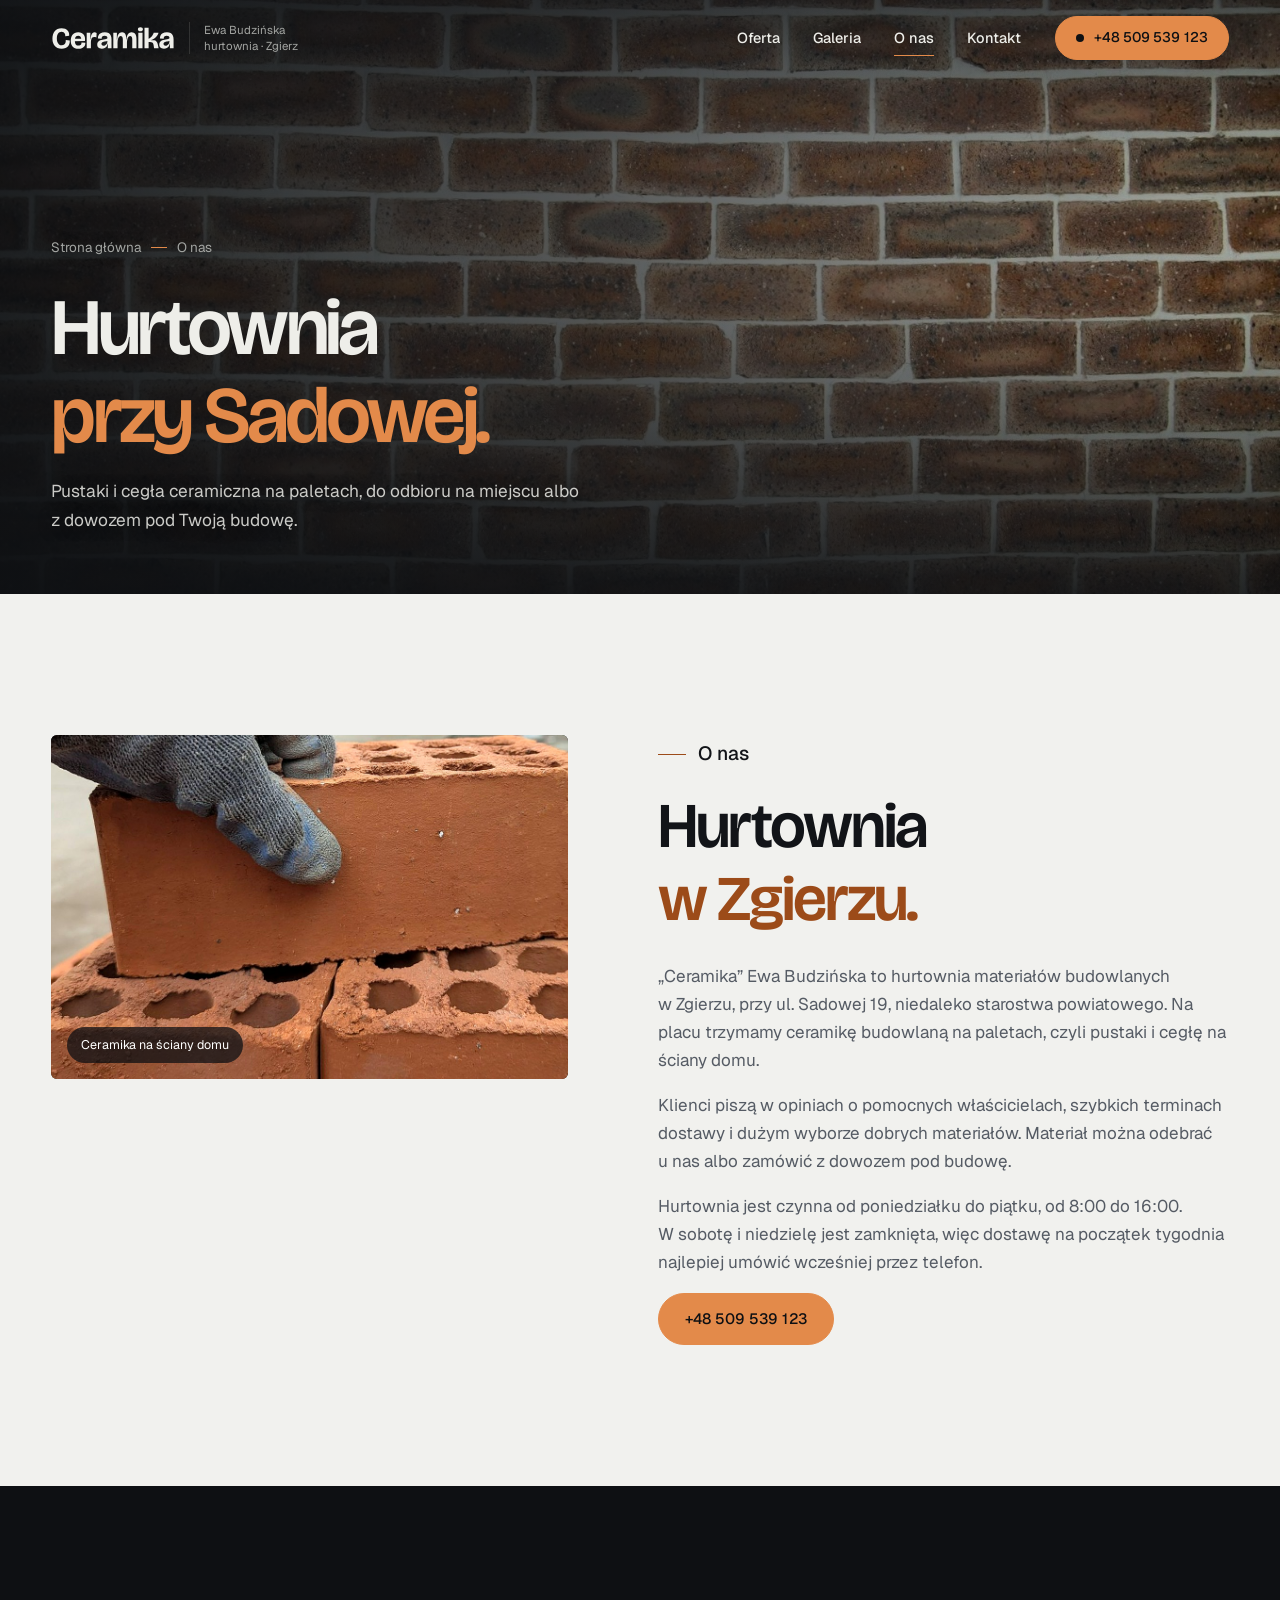
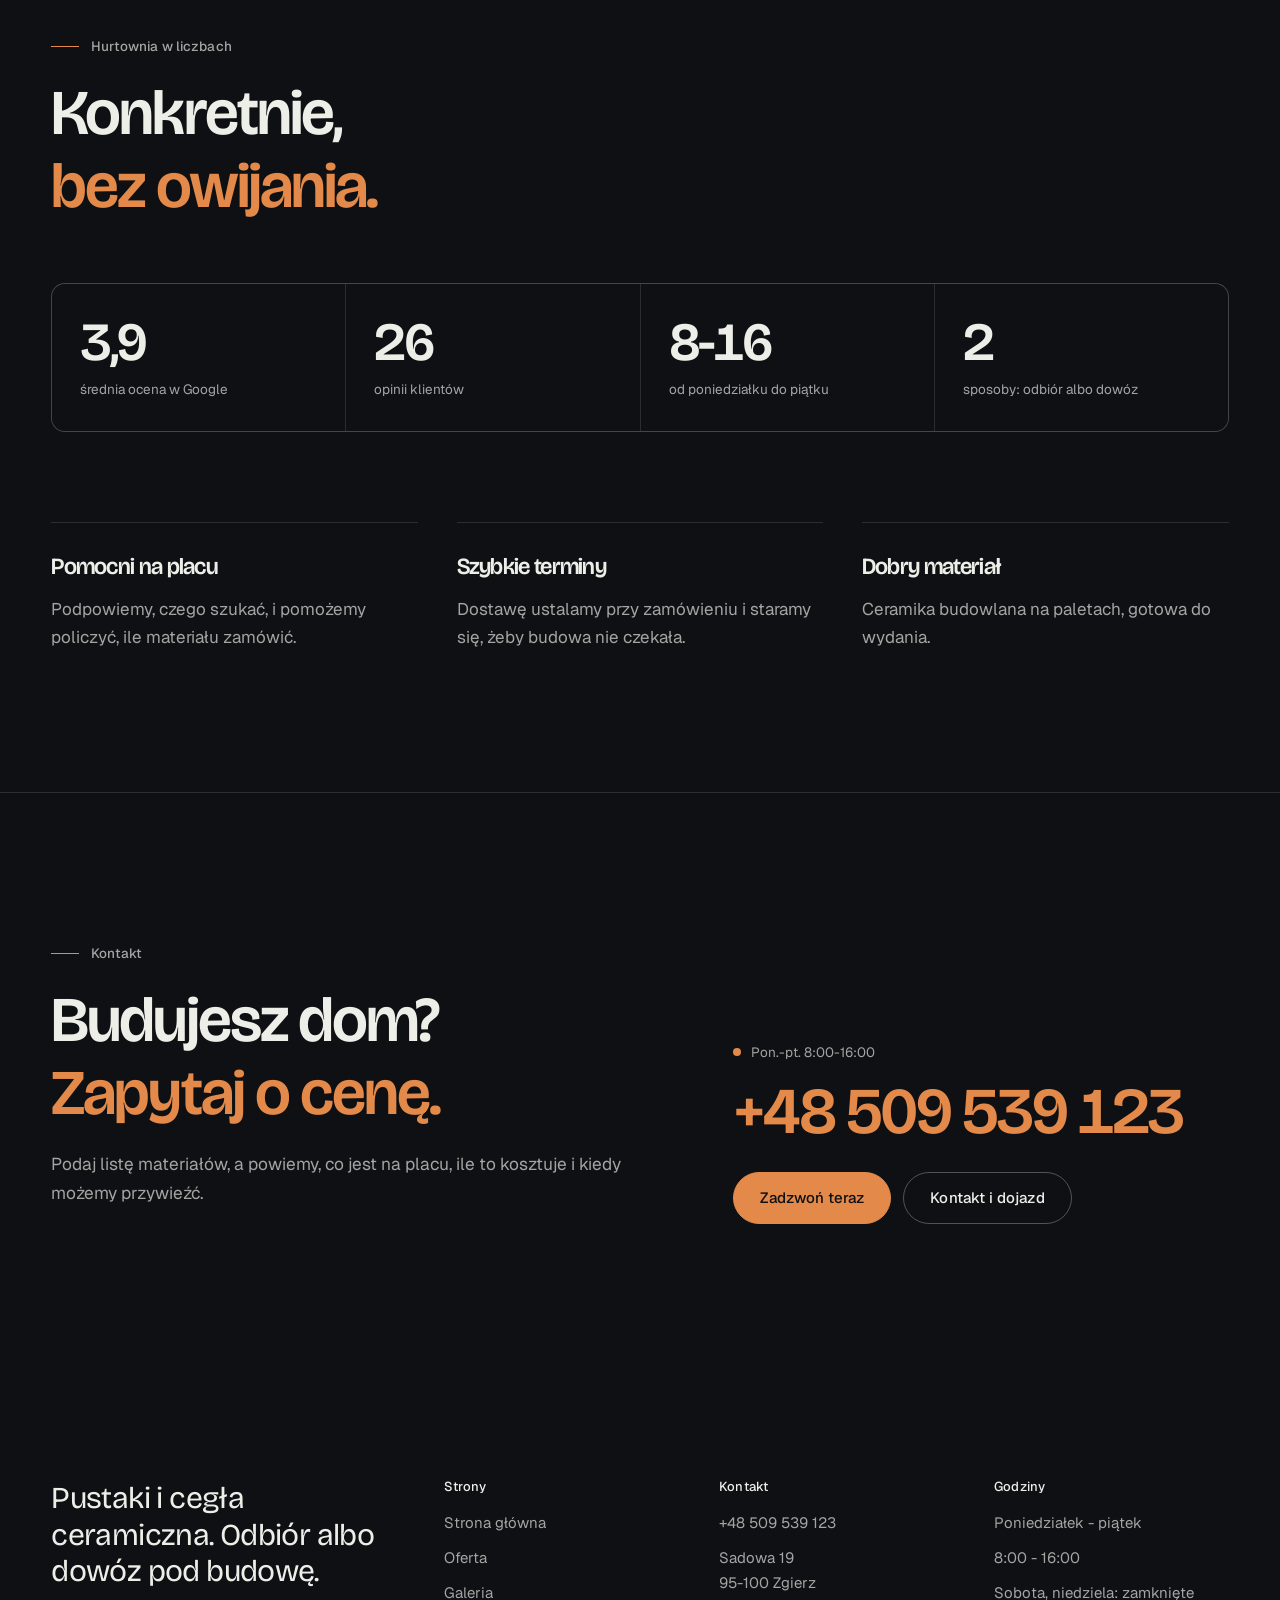
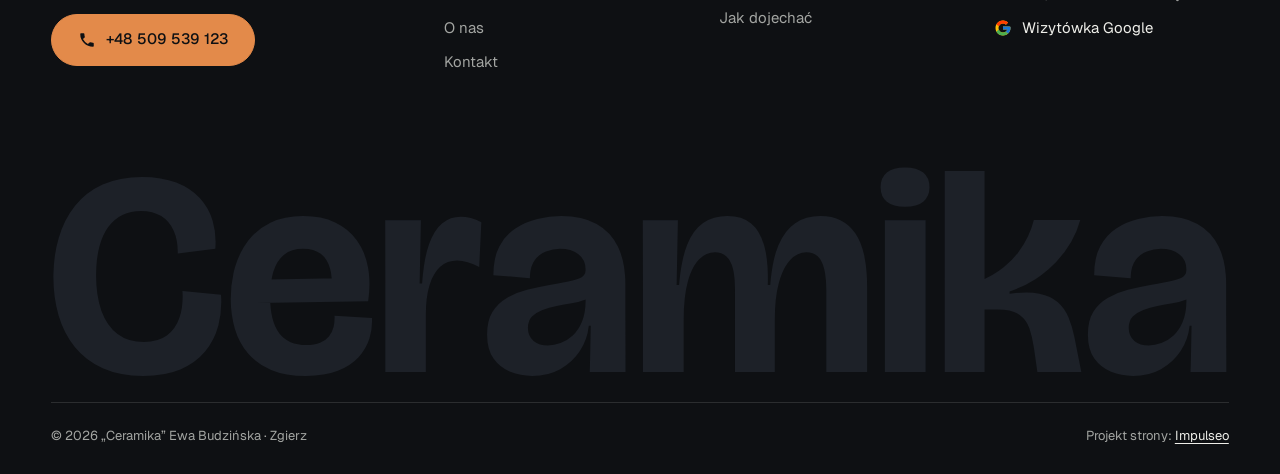
<file: o-nas.html>
<!DOCTYPE html>
<html lang="pl">
<head>
<meta charset="UTF-8">
<meta name="viewport" content="width=device-width, initial-scale=1.0">
<title>O nas - hurtownia przy Sadowej | „Ceramika” Ewa Budzińska, Zgierz</title>
<meta name="description" content="„Ceramika” Ewa Budzińska - hurtownia materiałów budowlanych przy ul. Sadowej 19 w Zgierzu. Pustaki i cegła ceramiczna, odbiór albo dowóz. Tel. +48 509 539 123.">
<link rel="canonical" href="https://impulseo-pl.github.io/ceramika-ewa-budzinska/o-nas.html">
<meta name="robots" content="noindex, nofollow">
<meta name="theme-color" content="#0E1013">
<meta property="og:type" content="website">
<meta property="og:locale" content="pl_PL">
<meta property="og:site_name" content="„Ceramika” Ewa Budzińska">
<meta property="og:title" content="O nas - hurtownia przy Sadowej | „Ceramika” Ewa Budzińska, Zgierz">
<meta property="og:description" content="„Ceramika” Ewa Budzińska - hurtownia materiałów budowlanych przy ul. Sadowej 19 w Zgierzu. Pustaki i cegła ceramiczna, odbiór albo dowóz. Tel. +48 509 539 123.">
<meta property="og:url" content="https://impulseo-pl.github.io/ceramika-ewa-budzinska/o-nas.html">
<meta property="og:image" content="https://impulseo-pl.github.io/ceramika-ewa-budzinska/img/og.jpg">
<meta property="og:image:width" content="1200">
<meta property="og:image:height" content="630">
<meta name="twitter:card" content="summary_large_image">
<script type="application/ld+json">{"@context": "https://schema.org", "@type": "HomeAndConstructionBusiness", "name": "„Ceramika” Ewa Budzińska", "url": "https://impulseo-pl.github.io/ceramika-ewa-budzinska/", "telephone": "+48509539123", "image": "https://impulseo-pl.github.io/ceramika-ewa-budzinska/img/og.jpg", "address": {"@type": "PostalAddress", "streetAddress": "Sadowa 19", "postalCode": "95-100", "addressLocality": "Zgierz", "addressCountry": "PL"}, "geo": {"@type": "GeoCoordinates", "latitude": 51.8400407, "longitude": 19.422623}, "openingHours": "Mo-Fr 08:00-16:00", "areaServed": "Zgierz", "aggregateRating": {"@type": "AggregateRating", "ratingValue": "4.4", "reviewCount": "29"}, "sameAs": ["https://www.google.com/maps?cid=14687535747138328840"]}</script>
<script>(function(){var d=document.documentElement;d.classList.add('js');try{if(!window.matchMedia('(prefers-reduced-motion: reduce)').matches)d.classList.add('anim');}catch(e){}setTimeout(function(){if(!d.classList.contains('anim-ok'))d.classList.remove('anim');},3500);})();</script>

<link rel="preload" as="image" href="img/g7.jpg" fetchpriority="high">
<link rel="preconnect" href="https://fonts.googleapis.com">
<link rel="preconnect" href="https://fonts.gstatic.com" crossorigin>
<link href="https://fonts.googleapis.com/css2?family=Bricolage+Grotesque:opsz,wght@12..96,400..700&family=Geist:wght@400..600&display=swap" rel="stylesheet">
<link rel="stylesheet" href="assets/styles.css?v=20261103a">
<script src="assets/lenis.min.js?v=1.1.20" defer></script>
<script src="assets/main.js?v=20261103a" defer></script>
<meta name="nb-deploy" content="6e17d6d07ef7">
</head>
<body>
<a class="skip" href="#tresc">Przejdź do treści</a>
<header class="site-head">
<div class="head-in">
  <a class="brand" href="index.html" aria-label="„Ceramika” Ewa Budzińska - strona główna">
    <span class="znak"><svg class="wm" viewBox="21 -715 4069 736" role="img" aria-label="Ceramika"><path pathLength="1" style="--i:0" d="M338.9998779296875 13.79998779296875Q258.60009765625 13.79998779296875 199.90017700195312 -12.499969482421875Q141.20025634765625 -38.7999267578125 103.20025634765625 -85.9998779296875Q65.20025634765625 -133.1998291015625 47.200225830078125 -194.99984741210938Q29.2001953125 -256.79986572265625 29.2001953125 -327.5999755859375Q29.2001953125 -400.80010986328125 47.900238037109375 -464.0001220703125Q66.60028076171875 -527.2001342773438 104.20028686523438 -574.2001037597656Q141.80029296875 -621.2000732421875 199.50021362304688 -647.5000305175781Q257.20013427734375 -673.7999877929688 335.79986572265625 -673.7999877929688Q403.599609375 -673.7999877929688 453.5994873046875 -654.300048828125Q503.599365234375 -634.8001098632812 534.9993591308594 -600.6001892089844Q566.3993530273438 -566.4002685546875 579.6994323730469 -521.4003295898438Q592.99951171875 -476.400390625 588.7996215820312 -426.0003662109375L459.00079345703125 -409.40045166015625Q459.6007080078125 -455.20062255859375 444.90057373046875 -488.000732421875Q430.200439453125 -520.8008422851562 401.9002685546875 -538.6008911132812Q373.60009765625 -556.4009399414062 331.7999267578125 -556.4009399414062Q296.19976806640625 -556.4009399414062 267.5995788574219 -542.5008850097656Q238.9993896484375 -528.600830078125 218.69921875 -500.7007141113281Q198.3990478515625 -472.80059814453125 187.59893798828125 -431.10040283203125Q176.798828125 -389.40020751953125 176.798828125 -333.7999267578125Q176.798828125 -262.39959716796875 195.39898681640625 -210.79940795898438Q213.9991455078125 -159.19921875 250.89938354492188 -131.29913330078125Q287.79962158203125 -103.3990478515625 341.9998779296875 -103.3990478515625Q391.2000732421875 -103.3990478515625 421.30029296875 -125.59912109375Q451.4005126953125 -147.7991943359375 465.00067138671875 -187.79937744140625Q478.600830078125 -227.799560546875 475.20086669921875 -279.7999267578125L608.399658203125 -266.99993896484375Q612.599609375 -210.79986572265625 599.299560546875 -160.29986572265625Q585.99951171875 -109.79986572265625 553.3995056152344 -70.39990234375Q520.7994995117188 -30.99993896484375 467.6995849609375 -8.5999755859375Q414.59967041015625 13.79998779296875 338.9998779296875 13.79998779296875Z"/><path pathLength="1" style="--i:1" d="M901.599853515625 13.79998779296875Q830.8001098632812 13.79998779296875 781.6001892089844 -6.999969482421875Q732.4002685546875 -27.7999267578125 701.4002685546875 -64.59988403320312Q670.4002685546875 -101.39984130859375 656.2002258300781 -149.599853515625Q642.0001831054688 -197.79986572265625 642.0001831054688 -252.79998779296875Q642.0001831054688 -309.79998779296875 656.6001892089844 -361.2999572753906Q671.2001953125 -412.7999267578125 701.5001831054688 -452.5998840332031Q731.8001708984375 -492.39984130859375 779.2001037597656 -515.3998107910156Q826.6000366210938 -538.3997802734375 892.1998901367188 -538.3997802734375Q956.1996459960938 -538.3997802734375 1002.7995300292969 -516.2998657226562Q1049.3994140625 -494.199951171875 1078.0993957519531 -454.3000793457031Q1106.7993774414062 -414.40020751953125 1116.4994506835938 -361.00030517578125Q1126.1995239257812 -307.60040283203125 1116.9996337890625 -244.40045166015625L729.599365234375 -238.200439453125V-318.39996337890625L1010.20068359375 -323.5999755859375L989.6007080078125 -277.20025634765625Q994.400634765625 -324.2003173828125 985.1005249023438 -357.3004150390625Q975.8004150390625 -390.4005126953125 953.1002502441406 -408.1005859375Q930.4000854492188 -425.8006591796875 892.1998901367188 -425.8006591796875Q851.5996704101562 -425.8006591796875 826.199462890625 -405.1005554199219Q800.7992553710938 -384.40045166015625 789.4991149902344 -347.0002746582031Q778.198974609375 -309.60009765625 778.198974609375 -259.39990234375Q778.198974609375 -174.59967041015625 809.4992370605469 -133.69943237304688Q840.7994995117188 -92.7991943359375 903.1998901367188 -92.7991943359375Q931.8001708984375 -92.7991943359375 950.8003540039062 -100.69931030273438Q969.800537109375 -108.59942626953125 981.3006286621094 -122.59957885742188Q992.8007202148438 -136.5997314453125 997.3007507324219 -154.89984130859375Q1001.80078125 -173.199951171875 1000.6007690429688 -193.7999267578125L1129.9996337890625 -186.199951171875Q1132.1995849609375 -150.3997802734375 1121.2994995117188 -115.09976196289062Q1110.3994140625 -79.79974365234375 1083.6993713378906 -50.7998046875Q1056.9993286132812 -21.79986572265625 1012.0994262695312 -3.99993896484375Q967.1995239257812 13.79998779296875 901.599853515625 13.79998779296875Z"/><path pathLength="1" style="--i:2" d="M1176.2001953125 0.0V-274.39923095703125L1175.8001708984375 -524.3997802734375H1299.1991577148438L1294.7988891601562 -305.39923095703125H1303.1989135742188Q1309.1989135742188 -390.3992919921875 1327.1989440917969 -440.9994201660156Q1345.198974609375 -491.59954833984375 1373.0990600585938 -513.899658203125Q1400.9991455078125 -536.1997680664062 1436.1992797851562 -536.1997680664062Q1453.19921875 -536.1997680664062 1471.5991516113281 -531.6997985839844Q1489.9990844726562 -527.1998291015625 1507.9990234375 -517.39990234375L1500.5990600585938 -362.40142822265625Q1480.399169921875 -373.80133056640625 1460.999267578125 -379.2012634277344Q1441.599365234375 -384.6011962890625 1424.199462890625 -384.6011962890625Q1389.79931640625 -384.6011962890625 1365.6991882324219 -363.0009765625Q1341.5990600585938 -341.4007568359375 1328.8989868164062 -299.600341796875Q1316.1989135742188 -257.7999267578125 1316.1989135742188 -197.99932861328125V0.0Z"/><path pathLength="1" style="--i:3" d="M1683.6000366210938 13.79998779296875Q1643.4000244140625 13.79998779296875 1607.9000549316406 -0.4000244140625Q1572.4000854492188 -14.60003662109375 1550.1001281738281 -46.000030517578125Q1527.8001708984375 -77.4000244140625 1527.8001708984375 -129.39996337890625Q1527.8001708984375 -177.19989013671875 1546.2001342773438 -207.19985961914062Q1564.60009765625 -237.1998291015625 1596.1000671386719 -255.59982299804688Q1627.6000366210938 -273.99981689453125 1666.0000610351562 -283.6998291015625Q1704.4000854492188 -293.39984130859375 1743.6002197265625 -300.39984130859375Q1797.0003051757812 -310.1998291015625 1823.4003295898438 -316.0998229980469Q1849.8003540039062 -321.99981689453125 1859.0003356933594 -330.2998352050781Q1868.2003173828125 -338.599853515625 1868.2003173828125 -353.39990234375Q1868.2003173828125 -388.4002685546875 1843.4001159667969 -406.80047607421875Q1818.5999145507812 -425.20068359375 1779.5996704101562 -425.20068359375Q1755.3995361328125 -425.20068359375 1731.3994140625 -416.20062255859375Q1707.3992919921875 -407.2005615234375 1691.6991882324219 -385.2004699707031Q1675.9990844726562 -363.20037841796875 1675.7990112304688 -323.80029296875L1549.60009765625 -334.40032958984375Q1549.4002075195312 -394.0001220703125 1570.1001892089844 -433.6000061035156Q1590.8001708984375 -473.19989013671875 1625.6000671386719 -495.9998474121094Q1660.3999633789062 -518.7998046875 1701.6998291015625 -528.5997924804688Q1742.9996948242188 -538.3997802734375 1783.9995727539062 -538.3997802734375Q1856.9992065429688 -538.3997802734375 1906.2991027832031 -511.09991455078125Q1955.5989990234375 -483.800048828125 1980.5990295410156 -431.4002380371094Q2005.5990600585938 -379.00042724609375 2005.5990600585938 -302.80059814453125V-207.60052490234375Q2005.799072265625 -173.200439453125 2005.8990783691406 -138.30035400390625Q2005.9990844726562 -103.4002685546875 2006.0990905761719 -68.90017700195312Q2006.1990966796875 -34.40008544921875 2006.1990966796875 0.0H1882.60009765625Q1883.6001586914062 -38.8001708984375 1884.4002075195312 -77.70028686523438Q1885.2002563476562 -116.60040283203125 1886.0003051757812 -159.60052490234375H1879.4002685546875Q1874.4002075195312 -111.80035400390625 1848.4001770019531 -72.40023803710938Q1822.400146484375 -33.0001220703125 1780.4001159667969 -9.600067138671875Q1738.4000854492188 13.79998779296875 1683.6000366210938 13.79998779296875ZM1737.999267578125 -91.39923095703125Q1759.1995239257812 -91.39923095703125 1781.7997131347656 -99.79934692382812Q1804.39990234375 -108.199462890625 1823.9000244140625 -126.19964599609375Q1843.400146484375 -144.1998291015625 1855.6002197265625 -173.39999389648438Q1867.80029296875 -202.60015869140625 1868.2003173828125 -243.4002685546875L1868.4003295898438 -267.000244140625L1895.2003173828125 -271.600341796875Q1886.2002563476562 -257.80029296875 1865.8001403808594 -249.70028686523438Q1845.4000244140625 -241.60028076171875 1819.6998596191406 -237.00027465820312Q1793.9996948242188 -232.4002685546875 1767.7995300292969 -227.60025024414062Q1741.599365234375 -222.80023193359375 1719.19921875 -214.3001708984375Q1696.799072265625 -205.80010986328125 1682.8989868164062 -191.29998779296875Q1668.9989013671875 -176.79986572265625 1668.9989013671875 -151.399658203125Q1668.9989013671875 -122.79949951171875 1688.3989562988281 -107.099365234375Q1707.7990112304688 -91.39923095703125 1737.999267578125 -91.39923095703125Z"/><path pathLength="1" style="--i:4" d="M2066.4002075195312 0.0V-274.1988525390625L2065.8001708984375 -524.3997802734375H2187.19921875L2182.7989501953125 -300.5992431640625H2191.198974609375Q2198.198974609375 -386.39935302734375 2218.7989807128906 -438.4994812011719Q2239.3989868164062 -490.599609375 2274.2990112304688 -514.4996948242188Q2309.1990356445312 -538.3997802734375 2358.1990966796875 -538.3997802734375Q2408.9991455078125 -538.3997802734375 2440.1991577148438 -512.7997131347656Q2471.399169921875 -487.19964599609375 2485.7991333007812 -434.69952392578125Q2500.1990966796875 -382.19940185546875 2497.7990112304688 -300.5992431640625H2506.1990356445312Q2512.7990112304688 -385.39935302734375 2534.498992919922 -437.4994812011719Q2556.198974609375 -489.599609375 2592.498992919922 -513.9996948242188Q2628.7990112304688 -538.3997802734375 2679.3991088867188 -538.3997802734375Q2720.1990966796875 -538.3997802734375 2750.1990966796875 -523.3997802734375Q2780.1990966796875 -508.3997802734375 2800.599090576172 -478.2997741699219Q2820.9990844726562 -448.19976806640625 2830.9990844726562 -402.5997619628906Q2840.9990844726562 -356.999755859375 2840.9990844726562 -295.79974365234375V0.0H2700.0003662109375V-281.999755859375Q2700.0003662109375 -326.60015869140625 2692.600311279297 -355.900390625Q2685.2002563476562 -385.20062255859375 2670.100128173828 -399.4007263183594Q2655.0 -413.600830078125 2631.3997802734375 -413.600830078125Q2599.7994384765625 -413.600830078125 2575.0992736816406 -386.900634765625Q2550.3991088867188 -360.200439453125 2536.1990661621094 -308.5001525878906Q2521.9990234375 -256.79986572265625 2521.9990234375 -180.1995849609375V0.0H2384.4002685546875V-286.59979248046875Q2384.4002685546875 -330.20013427734375 2376.9002075195312 -358.1003723144531Q2369.400146484375 -386.0006103515625 2354.000030517578 -399.80072021484375Q2338.5999145507812 -413.600830078125 2315.19970703125 -413.600830078125Q2284.9993896484375 -413.600830078125 2260.69921875 -389.5006103515625Q2236.3990478515625 -365.400390625 2221.7989807128906 -313.7001037597656Q2207.1989135742188 -261.99981689453125 2207.1989135742188 -180.1995849609375V0.0Z"/><path pathLength="1" style="--i:5" d="M2902.2001953125 0.0V-524.3997802734375H3042.9989013671875V0.0ZM2971.799560546875 -570.4002685546875Q2930.7998657226562 -570.4002685546875 2909.2000427246094 -587.900146484375Q2887.6002197265625 -605.4000244140625 2887.6002197265625 -638.2453848855537Q2887.6002197265625 -671.9784578022204 2909.3049787064674 -689.2888504831415Q2931.0097376863723 -706.5992431640625 2971.761530056806 -706.5992431640625Q3013.3992309570312 -706.5992431640625 3034.999053955078 -688.8993835449219Q3056.598876953125 -671.1995239257812 3056.598876953125 -637.999755859375Q3056.598876953125 -605.9789460834704 3034.9573847452803 -588.189607319079Q3013.315892537435 -570.4002685546875 2971.799560546875 -570.4002685546875Z"/><path pathLength="1" style="--i:6" d="M3109.2001953125 0.0V-693.9996337890625H3246.7989501953125V-321.3995361328125Q3283.9991455078125 -337.99945068359375 3312.8994140625 -361.5994873046875Q3341.7996826171875 -385.19952392578125 3362.9999389648438 -412.9996032714844Q3384.2001953125 -440.7996826171875 3397.400360107422 -469.499755859375Q3410.6005249023438 -498.1998291015625 3417.00048828125 -524.7998046875H3577.5989379882812Q3567.3989868164062 -486.59991455078125 3546.398956298828 -449.49993896484375Q3525.39892578125 -412.39996337890625 3494.1988525390625 -379.49993896484375Q3462.998779296875 -346.59991455078125 3422.398712158203 -320.4999084472656Q3381.7986450195312 -294.39990234375 3333.1986083984375 -278.199951171875V-270.199951171875Q3395.7986450195312 -278.79986572265625 3436.0986938476562 -270.2998046875Q3476.3987426757812 -261.79974365234375 3500.0987854003906 -240.69970703125Q3523.798828125 -219.59967041015625 3536.6988525390625 -188.7996826171875Q3549.598876953125 -157.99969482421875 3556.9989013671875 -121.19976806640625L3581.198974609375 0.0H3429.2003784179688L3417.0003051757812 -85.599853515625Q3411.6002197265625 -121.60009765625 3401.6000366210938 -150.90017700195312Q3391.599853515625 -180.20025634765625 3366.9995727539062 -197.9002685546875Q3342.3992919921875 -215.60028076171875 3292.9989013671875 -215.80029296875L3246.7989501953125 -216.00030517578125V0.0Z"/><path pathLength="1" style="--i:7" d="M3759.6000366210938 13.79998779296875Q3719.4000244140625 13.79998779296875 3683.9000549316406 -0.4000244140625Q3648.4000854492188 -14.60003662109375 3626.100128173828 -46.000030517578125Q3603.8001708984375 -77.4000244140625 3603.8001708984375 -129.39996337890625Q3603.8001708984375 -177.19989013671875 3622.2001342773438 -207.19985961914062Q3640.60009765625 -237.1998291015625 3672.100067138672 -255.59982299804688Q3703.6000366210938 -273.99981689453125 3742.0000610351562 -283.6998291015625Q3780.4000854492188 -293.39984130859375 3819.6002197265625 -300.39984130859375Q3873.0003051757812 -310.1998291015625 3899.4003295898438 -316.0998229980469Q3925.8003540039062 -321.99981689453125 3935.0003356933594 -330.2998352050781Q3944.2003173828125 -338.599853515625 3944.2003173828125 -353.39990234375Q3944.2003173828125 -388.4002685546875 3919.400115966797 -406.80047607421875Q3894.5999145507812 -425.20068359375 3855.5996704101562 -425.20068359375Q3831.3995361328125 -425.20068359375 3807.3994140625 -416.20062255859375Q3783.3992919921875 -407.2005615234375 3767.699188232422 -385.2004699707031Q3751.9990844726562 -363.20037841796875 3751.7990112304688 -323.80029296875L3625.60009765625 -334.40032958984375Q3625.4002075195312 -394.0001220703125 3646.1001892089844 -433.6000061035156Q3666.8001708984375 -473.19989013671875 3701.600067138672 -495.9998474121094Q3736.3999633789062 -518.7998046875 3777.6998291015625 -528.5997924804688Q3818.9996948242188 -538.3997802734375 3859.9995727539062 -538.3997802734375Q3932.9992065429688 -538.3997802734375 3982.299102783203 -511.09991455078125Q4031.5989990234375 -483.800048828125 4056.5990295410156 -431.4002380371094Q4081.5990600585938 -379.00042724609375 4081.5990600585938 -302.80059814453125V-207.60052490234375Q4081.799072265625 -173.200439453125 4081.8990783691406 -138.30035400390625Q4081.9990844726562 -103.4002685546875 4082.099090576172 -68.90017700195312Q4082.1990966796875 -34.40008544921875 4082.1990966796875 0.0H3958.60009765625Q3959.6001586914062 -38.8001708984375 3960.4002075195312 -77.70028686523438Q3961.2002563476562 -116.60040283203125 3962.0003051757812 -159.60052490234375H3955.4002685546875Q3950.4002075195312 -111.80035400390625 3924.400177001953 -72.40023803710938Q3898.400146484375 -33.0001220703125 3856.400115966797 -9.600067138671875Q3814.4000854492188 13.79998779296875 3759.6000366210938 13.79998779296875ZM3813.999267578125 -91.39923095703125Q3835.1995239257812 -91.39923095703125 3857.7997131347656 -99.79934692382812Q3880.39990234375 -108.199462890625 3899.9000244140625 -126.19964599609375Q3919.400146484375 -144.1998291015625 3931.6002197265625 -173.39999389648438Q3943.80029296875 -202.60015869140625 3944.2003173828125 -243.4002685546875L3944.4003295898438 -267.000244140625L3971.2003173828125 -271.600341796875Q3962.2002563476562 -257.80029296875 3941.8001403808594 -249.70028686523438Q3921.4000244140625 -241.60028076171875 3895.6998596191406 -237.00027465820312Q3869.9996948242188 -232.4002685546875 3843.799530029297 -227.60025024414062Q3817.599365234375 -222.80023193359375 3795.19921875 -214.3001708984375Q3772.799072265625 -205.80010986328125 3758.8989868164062 -191.29998779296875Q3744.9989013671875 -176.79986572265625 3744.9989013671875 -151.399658203125Q3744.9989013671875 -122.79949951171875 3764.398956298828 -107.099365234375Q3783.7990112304688 -91.39923095703125 3813.999267578125 -91.39923095703125Z"/></svg></span>
    <span class="brand-sub">Ewa Budzińska<br>hurtownia · Zgierz</span>
  </a>
  <nav class="nav-links" aria-label="Menu główne">
    <a class="nl" href="oferta.html">Oferta</a><a class="nl" href="realizacje.html">Galeria</a><a class="nl" href="o-nas.html" aria-current="page">O&nbsp;nas</a><a class="nl" href="kontakt.html">Kontakt</a>
    <a class="btn btn-copper nav-cta" href="tel:+48509539123"><span class="live" aria-hidden="true"></span>+48 509 539 123</a>
  </nav>
  <button class="burger" type="button" aria-label="Otwórz menu" aria-expanded="false" aria-controls="mnav"><span></span><span></span></button>
</div>
</header>

<div class="mnav" id="mnav">
  <div class="mnav-in">
    <a class="ml" href="index.html">Strona główna</a><a class="ml" href="oferta.html">Oferta</a><a class="ml" href="realizacje.html">Galeria</a><a class="ml" href="o-nas.html" aria-current="page">O&nbsp;nas</a><a class="ml" href="kontakt.html">Kontakt</a>
    <div class="mnav-foot">
      <span>Ul. Sadowa 19, Zgierz · pon.-pt. 8:00-16:00</span>
      <a class="btn btn-copper" href="tel:+48509539123"><svg class="ico" width="16" height="16" viewBox="0 0 24 24" fill="none" aria-hidden="true"><path d="M6.6 10.8a15.5 15.5 0 0 0 6.6 6.6l2.2-2.2a1 1 0 0 1 1-.24 11.4 11.4 0 0 0 3.6.58 1 1 0 0 1 1 1V20a1 1 0 0 1-1 1A17 17 0 0 1 3 4a1 1 0 0 1 1-1h3.5a1 1 0 0 1 1 1c0 1.25.2 2.46.58 3.6a1 1 0 0 1-.25 1l-2.23 2.2Z" fill="currentColor"/></svg>+48 509 539 123</a>
    </div>
  </div>
</div>
<main id="tresc">

<section class="pagehead">
  <div class="pagehead-media"><img src="img/g7.jpg" alt="Mur z cegły ceramicznej" width="1566" height="1036" decoding="async" fetchpriority="high"></div>
  <div class="ph-in">
    <p class="crumb up" style="--d:0"><a href="index.html">Strona główna</a><span class="sl" aria-hidden="true"></span>O&nbsp;nas</p>
    <h1><span class="ln"><span class="ln-i" style="--k:0">Hurtownia</span></span><span class="ln"><span class="ln-i" style="--k:1"><em>przy Sadowej.</em></span></span></h1>
    <p class="ph-lead up" style="--d:300">Pustaki i&nbsp;cegła ceramiczna na paletach, do odbioru na miejscu albo z&nbsp;dowozem pod Twoją budowę.</p>
  </div>
</section>

<section class="sec">
  <div class="wrap story">
    <figure class="fig rv-img rv">
      <img src="img/g2.jpg" alt="Pustak ceramiczny w dłoni w rękawicy" width="1330" height="730" decoding="async">
      <figcaption class="fig-tag">Ceramika na ściany domu</figcaption>
    </figure>
    <div class="story-txt">
      <p class="eyebrow rv">O&nbsp;nas</p>
      <h2 class="h2 rv rv-h"><span class="ln"><span class="ln-i" style="--k:0">Hurtownia</span></span><span class="ln"><span class="ln-i" style="--k:1"><em>w&nbsp;Zgierzu.</em></span></span></h2>
      <p class="rv" style="--d:100;margin-top:30px">„Ceramika” Ewa Budzińska to hurtownia materiałów budowlanych w&nbsp;Zgierzu, przy ul. Sadowej 19, niedaleko starostwa powiatowego. Na placu trzymamy ceramikę budowlaną na paletach, czyli pustaki i&nbsp;cegłę na ściany domu.</p>
      <p class="rv" style="--d:140">Klienci piszą w&nbsp;opiniach o&nbsp;pomocnych właścicielach, szybkich terminach dostawy i&nbsp;dużym wyborze dobrych materiałów. Materiał można odebrać u&nbsp;nas albo zamówić z&nbsp;dowozem pod budowę.</p>
      <p class="rv" style="--d:180">Hurtownia jest czynna od poniedziałku do piątku, od 8:00 do 16:00. W&nbsp;sobotę i&nbsp;niedzielę jest zamknięta, więc dostawę na początek tygodnia najlepiej umówić wcześniej przez telefon.</p>
      <a class="btn btn-copper rv" style="--d:220" href="tel:+48509539123">+48 509 539 123</a>
    </div>
  </div>
</section>

<section class="sec dark">
  <div class="wrap">
    <div class="sec-head">
      <div>
        <p class="eyebrow rv">Hurtownia w&nbsp;liczbach</p>
        <h2 class="h2 rv rv-h"><span class="ln"><span class="ln-i" style="--k:0">Konkretnie,</span></span><span class="ln"><span class="ln-i" style="--k:1"><em>bez owijania.</em></span></span></h2>
      </div>
    </div>
    <div class="numbers rv">
      <div class="stat"><b><span class="num" data-to="4,4">4,4</span></b><span>średnia ocena w&nbsp;Google</span></div>
      <div class="stat"><b><span class="num" data-to="29">29</span></b><span>opinii klientów</span></div>
      <div class="stat"><b>8-16</b><span>od poniedziałku do piątku</span></div>
      <div class="stat"><b>2</b><span>sposoby: odbiór albo dowóz</span></div>
    </div>
    <div class="vals">
      <div class="val rv"><h3>Pomocni na placu</h3><p>Podpowiemy, czego szukać, i&nbsp;pomożemy policzyć, ile materiału zamówić.</p></div>
      <div class="val rv" style="--d:100"><h3>Szybkie terminy</h3><p>Dostawę ustalamy przy zamówieniu i&nbsp;staramy się, żeby budowa nie czekała.</p></div>
      <div class="val rv" style="--d:200"><h3>Dobry materiał</h3><p>Ceramika budowlana na paletach, gotowa do wydania.</p></div>
    </div>
  </div>
</section>
<section class="cta-band dark">
  <div class="wrap cta-grid">
    <div>
      <p class="eyebrow rv">Kontakt</p>
      <h2 class="h2 rv rv-h"><span class="ln"><span class="ln-i" style="--k:0">Budujesz dom?</span></span><span class="ln"><span class="ln-i" style="--k:1"><em>Zapytaj o&nbsp;cenę.</em></span></span></h2>
      <p class="lead rv" style="--d:120">Podaj listę materiałów, a&nbsp;powiemy, co jest na placu, ile to kosztuje i&nbsp;kiedy możemy przywieźć.</p>
    </div>
    <div class="cta-side rv" style="--d:180">
      <span class="lbl"><span class="live" aria-hidden="true"></span>Pon.-pt. 8:00-16:00</span>
      <a class="cta-phone" href="tel:+48509539123">+48 509 539 123</a>
      <div class="cta-row">
        <a class="btn btn-copper" href="tel:+48509539123">Zadzwoń teraz</a>
        <a class="btn btn-ghost" href="kontakt.html">Kontakt i&nbsp;dojazd</a>
      </div>
    </div>
  </div>
</section>
</main>
<footer class="site-foot">
  <div class="wrap">
    <div class="foot-top">
      <div>
        <p class="foot-claim">Pustaki i&nbsp;cegła ceramiczna. Odbiór albo dowóz pod budowę.</p>
        <a class="btn btn-copper" href="tel:+48509539123"><svg class="ico" width="16" height="16" viewBox="0 0 24 24" fill="none" aria-hidden="true"><path d="M6.6 10.8a15.5 15.5 0 0 0 6.6 6.6l2.2-2.2a1 1 0 0 1 1-.24 11.4 11.4 0 0 0 3.6.58 1 1 0 0 1 1 1V20a1 1 0 0 1-1 1A17 17 0 0 1 3 4a1 1 0 0 1 1-1h3.5a1 1 0 0 1 1 1c0 1.25.2 2.46.58 3.6a1 1 0 0 1-.25 1l-2.23 2.2Z" fill="currentColor"/></svg>+48 509 539 123</a>
      </div>
      <div>
        <h4>Strony</h4>
        <ul><li><a href="index.html">Strona główna</a></li><li><a href="oferta.html">Oferta</a></li><li><a href="realizacje.html">Galeria</a></li><li><a href="o-nas.html">O&nbsp;nas</a></li><li><a href="kontakt.html">Kontakt</a></li></ul>
      </div>
      <div>
        <h4>Kontakt</h4>
        <ul>
          <li><a href="tel:+48509539123">+48 509 539 123</a></li>
          <li>Sadowa 19<br>95-100 Zgierz</li>
          <li><a href="https://www.google.com/maps?cid=14687535747138328840" target="_blank" rel="noopener">Jak dojechać</a></li>
        </ul>
      </div>
      <div>
        <h4>Godziny</h4>
        <ul>
          <li>Poniedziałek - piątek</li>
          <li>8:00 - 16:00</li>
          <li>Sobota, niedziela: zamknięte</li>
          <li><a class="soc" href="https://www.google.com/maps?cid=14687535747138328840" target="_blank" rel="noopener" aria-label="Wizytówka „Ceramika” Ewa Budzińska w Google"><svg class="g-logo" viewBox="0 0 48 48" aria-hidden="true"><path fill="#FFC107" d="M43.6 20.5H42V20H24v8h11.3C33.7 32.7 29.2 36 24 36c-6.6 0-12-5.4-12-12s5.4-12 12-12c3.1 0 5.8 1.2 7.9 3.1l5.7-5.7C34 6.1 29.3 4 24 4 12.9 4 4 12.9 4 24s8.9 20 20 20 20-8.9 20-20c0-1.3-.1-2.4-.4-3.5z"/><path fill="#FF3D00" d="m6.3 14.7 6.6 4.8C14.7 15.1 19 12 24 12c3.1 0 5.8 1.2 7.9 3.1l5.7-5.7C34 6.1 29.3 4 24 4 16.3 4 9.7 8.3 6.3 14.7z"/><path fill="#4CAF50" d="M24 44c5.2 0 9.9-2 13.4-5.2l-6.2-5.2A11.9 11.9 0 0 1 24 36c-5.2 0-9.6-3.3-11.3-7.9l-6.5 5C9.5 39.6 16.2 44 24 44z"/><path fill="#1976D2" d="M43.6 20.5H42V20H24v8h11.3a12 12 0 0 1-4.1 5.6l6.2 5.2C37 39.2 44 34 44 24c0-1.3-.1-2.4-.4-3.5z"/></svg>Wizytówka Google</a></li>
        </ul>
      </div>
    </div>
    <div class="foot-mark" aria-hidden="true"><svg class="wm-foot" viewBox="21 -715 4069 736" aria-hidden="true" focusable="false"><path style="--i:0" d="M338.9998779296875 13.79998779296875Q258.60009765625 13.79998779296875 199.90017700195312 -12.499969482421875Q141.20025634765625 -38.7999267578125 103.20025634765625 -85.9998779296875Q65.20025634765625 -133.1998291015625 47.200225830078125 -194.99984741210938Q29.2001953125 -256.79986572265625 29.2001953125 -327.5999755859375Q29.2001953125 -400.80010986328125 47.900238037109375 -464.0001220703125Q66.60028076171875 -527.2001342773438 104.20028686523438 -574.2001037597656Q141.80029296875 -621.2000732421875 199.50021362304688 -647.5000305175781Q257.20013427734375 -673.7999877929688 335.79986572265625 -673.7999877929688Q403.599609375 -673.7999877929688 453.5994873046875 -654.300048828125Q503.599365234375 -634.8001098632812 534.9993591308594 -600.6001892089844Q566.3993530273438 -566.4002685546875 579.6994323730469 -521.4003295898438Q592.99951171875 -476.400390625 588.7996215820312 -426.0003662109375L459.00079345703125 -409.40045166015625Q459.6007080078125 -455.20062255859375 444.90057373046875 -488.000732421875Q430.200439453125 -520.8008422851562 401.9002685546875 -538.6008911132812Q373.60009765625 -556.4009399414062 331.7999267578125 -556.4009399414062Q296.19976806640625 -556.4009399414062 267.5995788574219 -542.5008850097656Q238.9993896484375 -528.600830078125 218.69921875 -500.7007141113281Q198.3990478515625 -472.80059814453125 187.59893798828125 -431.10040283203125Q176.798828125 -389.40020751953125 176.798828125 -333.7999267578125Q176.798828125 -262.39959716796875 195.39898681640625 -210.79940795898438Q213.9991455078125 -159.19921875 250.89938354492188 -131.29913330078125Q287.79962158203125 -103.3990478515625 341.9998779296875 -103.3990478515625Q391.2000732421875 -103.3990478515625 421.30029296875 -125.59912109375Q451.4005126953125 -147.7991943359375 465.00067138671875 -187.79937744140625Q478.600830078125 -227.799560546875 475.20086669921875 -279.7999267578125L608.399658203125 -266.99993896484375Q612.599609375 -210.79986572265625 599.299560546875 -160.29986572265625Q585.99951171875 -109.79986572265625 553.3995056152344 -70.39990234375Q520.7994995117188 -30.99993896484375 467.6995849609375 -8.5999755859375Q414.59967041015625 13.79998779296875 338.9998779296875 13.79998779296875Z"/><path style="--i:1" d="M901.599853515625 13.79998779296875Q830.8001098632812 13.79998779296875 781.6001892089844 -6.999969482421875Q732.4002685546875 -27.7999267578125 701.4002685546875 -64.59988403320312Q670.4002685546875 -101.39984130859375 656.2002258300781 -149.599853515625Q642.0001831054688 -197.79986572265625 642.0001831054688 -252.79998779296875Q642.0001831054688 -309.79998779296875 656.6001892089844 -361.2999572753906Q671.2001953125 -412.7999267578125 701.5001831054688 -452.5998840332031Q731.8001708984375 -492.39984130859375 779.2001037597656 -515.3998107910156Q826.6000366210938 -538.3997802734375 892.1998901367188 -538.3997802734375Q956.1996459960938 -538.3997802734375 1002.7995300292969 -516.2998657226562Q1049.3994140625 -494.199951171875 1078.0993957519531 -454.3000793457031Q1106.7993774414062 -414.40020751953125 1116.4994506835938 -361.00030517578125Q1126.1995239257812 -307.60040283203125 1116.9996337890625 -244.40045166015625L729.599365234375 -238.200439453125V-318.39996337890625L1010.20068359375 -323.5999755859375L989.6007080078125 -277.20025634765625Q994.400634765625 -324.2003173828125 985.1005249023438 -357.3004150390625Q975.8004150390625 -390.4005126953125 953.1002502441406 -408.1005859375Q930.4000854492188 -425.8006591796875 892.1998901367188 -425.8006591796875Q851.5996704101562 -425.8006591796875 826.199462890625 -405.1005554199219Q800.7992553710938 -384.40045166015625 789.4991149902344 -347.0002746582031Q778.198974609375 -309.60009765625 778.198974609375 -259.39990234375Q778.198974609375 -174.59967041015625 809.4992370605469 -133.69943237304688Q840.7994995117188 -92.7991943359375 903.1998901367188 -92.7991943359375Q931.8001708984375 -92.7991943359375 950.8003540039062 -100.69931030273438Q969.800537109375 -108.59942626953125 981.3006286621094 -122.59957885742188Q992.8007202148438 -136.5997314453125 997.3007507324219 -154.89984130859375Q1001.80078125 -173.199951171875 1000.6007690429688 -193.7999267578125L1129.9996337890625 -186.199951171875Q1132.1995849609375 -150.3997802734375 1121.2994995117188 -115.09976196289062Q1110.3994140625 -79.79974365234375 1083.6993713378906 -50.7998046875Q1056.9993286132812 -21.79986572265625 1012.0994262695312 -3.99993896484375Q967.1995239257812 13.79998779296875 901.599853515625 13.79998779296875Z"/><path style="--i:2" d="M1176.2001953125 0.0V-274.39923095703125L1175.8001708984375 -524.3997802734375H1299.1991577148438L1294.7988891601562 -305.39923095703125H1303.1989135742188Q1309.1989135742188 -390.3992919921875 1327.1989440917969 -440.9994201660156Q1345.198974609375 -491.59954833984375 1373.0990600585938 -513.899658203125Q1400.9991455078125 -536.1997680664062 1436.1992797851562 -536.1997680664062Q1453.19921875 -536.1997680664062 1471.5991516113281 -531.6997985839844Q1489.9990844726562 -527.1998291015625 1507.9990234375 -517.39990234375L1500.5990600585938 -362.40142822265625Q1480.399169921875 -373.80133056640625 1460.999267578125 -379.2012634277344Q1441.599365234375 -384.6011962890625 1424.199462890625 -384.6011962890625Q1389.79931640625 -384.6011962890625 1365.6991882324219 -363.0009765625Q1341.5990600585938 -341.4007568359375 1328.8989868164062 -299.600341796875Q1316.1989135742188 -257.7999267578125 1316.1989135742188 -197.99932861328125V0.0Z"/><path style="--i:3" d="M1683.6000366210938 13.79998779296875Q1643.4000244140625 13.79998779296875 1607.9000549316406 -0.4000244140625Q1572.4000854492188 -14.60003662109375 1550.1001281738281 -46.000030517578125Q1527.8001708984375 -77.4000244140625 1527.8001708984375 -129.39996337890625Q1527.8001708984375 -177.19989013671875 1546.2001342773438 -207.19985961914062Q1564.60009765625 -237.1998291015625 1596.1000671386719 -255.59982299804688Q1627.6000366210938 -273.99981689453125 1666.0000610351562 -283.6998291015625Q1704.4000854492188 -293.39984130859375 1743.6002197265625 -300.39984130859375Q1797.0003051757812 -310.1998291015625 1823.4003295898438 -316.0998229980469Q1849.8003540039062 -321.99981689453125 1859.0003356933594 -330.2998352050781Q1868.2003173828125 -338.599853515625 1868.2003173828125 -353.39990234375Q1868.2003173828125 -388.4002685546875 1843.4001159667969 -406.80047607421875Q1818.5999145507812 -425.20068359375 1779.5996704101562 -425.20068359375Q1755.3995361328125 -425.20068359375 1731.3994140625 -416.20062255859375Q1707.3992919921875 -407.2005615234375 1691.6991882324219 -385.2004699707031Q1675.9990844726562 -363.20037841796875 1675.7990112304688 -323.80029296875L1549.60009765625 -334.40032958984375Q1549.4002075195312 -394.0001220703125 1570.1001892089844 -433.6000061035156Q1590.8001708984375 -473.19989013671875 1625.6000671386719 -495.9998474121094Q1660.3999633789062 -518.7998046875 1701.6998291015625 -528.5997924804688Q1742.9996948242188 -538.3997802734375 1783.9995727539062 -538.3997802734375Q1856.9992065429688 -538.3997802734375 1906.2991027832031 -511.09991455078125Q1955.5989990234375 -483.800048828125 1980.5990295410156 -431.4002380371094Q2005.5990600585938 -379.00042724609375 2005.5990600585938 -302.80059814453125V-207.60052490234375Q2005.799072265625 -173.200439453125 2005.8990783691406 -138.30035400390625Q2005.9990844726562 -103.4002685546875 2006.0990905761719 -68.90017700195312Q2006.1990966796875 -34.40008544921875 2006.1990966796875 0.0H1882.60009765625Q1883.6001586914062 -38.8001708984375 1884.4002075195312 -77.70028686523438Q1885.2002563476562 -116.60040283203125 1886.0003051757812 -159.60052490234375H1879.4002685546875Q1874.4002075195312 -111.80035400390625 1848.4001770019531 -72.40023803710938Q1822.400146484375 -33.0001220703125 1780.4001159667969 -9.600067138671875Q1738.4000854492188 13.79998779296875 1683.6000366210938 13.79998779296875ZM1737.999267578125 -91.39923095703125Q1759.1995239257812 -91.39923095703125 1781.7997131347656 -99.79934692382812Q1804.39990234375 -108.199462890625 1823.9000244140625 -126.19964599609375Q1843.400146484375 -144.1998291015625 1855.6002197265625 -173.39999389648438Q1867.80029296875 -202.60015869140625 1868.2003173828125 -243.4002685546875L1868.4003295898438 -267.000244140625L1895.2003173828125 -271.600341796875Q1886.2002563476562 -257.80029296875 1865.8001403808594 -249.70028686523438Q1845.4000244140625 -241.60028076171875 1819.6998596191406 -237.00027465820312Q1793.9996948242188 -232.4002685546875 1767.7995300292969 -227.60025024414062Q1741.599365234375 -222.80023193359375 1719.19921875 -214.3001708984375Q1696.799072265625 -205.80010986328125 1682.8989868164062 -191.29998779296875Q1668.9989013671875 -176.79986572265625 1668.9989013671875 -151.399658203125Q1668.9989013671875 -122.79949951171875 1688.3989562988281 -107.099365234375Q1707.7990112304688 -91.39923095703125 1737.999267578125 -91.39923095703125Z"/><path style="--i:4" d="M2066.4002075195312 0.0V-274.1988525390625L2065.8001708984375 -524.3997802734375H2187.19921875L2182.7989501953125 -300.5992431640625H2191.198974609375Q2198.198974609375 -386.39935302734375 2218.7989807128906 -438.4994812011719Q2239.3989868164062 -490.599609375 2274.2990112304688 -514.4996948242188Q2309.1990356445312 -538.3997802734375 2358.1990966796875 -538.3997802734375Q2408.9991455078125 -538.3997802734375 2440.1991577148438 -512.7997131347656Q2471.399169921875 -487.19964599609375 2485.7991333007812 -434.69952392578125Q2500.1990966796875 -382.19940185546875 2497.7990112304688 -300.5992431640625H2506.1990356445312Q2512.7990112304688 -385.39935302734375 2534.498992919922 -437.4994812011719Q2556.198974609375 -489.599609375 2592.498992919922 -513.9996948242188Q2628.7990112304688 -538.3997802734375 2679.3991088867188 -538.3997802734375Q2720.1990966796875 -538.3997802734375 2750.1990966796875 -523.3997802734375Q2780.1990966796875 -508.3997802734375 2800.599090576172 -478.2997741699219Q2820.9990844726562 -448.19976806640625 2830.9990844726562 -402.5997619628906Q2840.9990844726562 -356.999755859375 2840.9990844726562 -295.79974365234375V0.0H2700.0003662109375V-281.999755859375Q2700.0003662109375 -326.60015869140625 2692.600311279297 -355.900390625Q2685.2002563476562 -385.20062255859375 2670.100128173828 -399.4007263183594Q2655.0 -413.600830078125 2631.3997802734375 -413.600830078125Q2599.7994384765625 -413.600830078125 2575.0992736816406 -386.900634765625Q2550.3991088867188 -360.200439453125 2536.1990661621094 -308.5001525878906Q2521.9990234375 -256.79986572265625 2521.9990234375 -180.1995849609375V0.0H2384.4002685546875V-286.59979248046875Q2384.4002685546875 -330.20013427734375 2376.9002075195312 -358.1003723144531Q2369.400146484375 -386.0006103515625 2354.000030517578 -399.80072021484375Q2338.5999145507812 -413.600830078125 2315.19970703125 -413.600830078125Q2284.9993896484375 -413.600830078125 2260.69921875 -389.5006103515625Q2236.3990478515625 -365.400390625 2221.7989807128906 -313.7001037597656Q2207.1989135742188 -261.99981689453125 2207.1989135742188 -180.1995849609375V0.0Z"/><path style="--i:5" d="M2902.2001953125 0.0V-524.3997802734375H3042.9989013671875V0.0ZM2971.799560546875 -570.4002685546875Q2930.7998657226562 -570.4002685546875 2909.2000427246094 -587.900146484375Q2887.6002197265625 -605.4000244140625 2887.6002197265625 -638.2453848855537Q2887.6002197265625 -671.9784578022204 2909.3049787064674 -689.2888504831415Q2931.0097376863723 -706.5992431640625 2971.761530056806 -706.5992431640625Q3013.3992309570312 -706.5992431640625 3034.999053955078 -688.8993835449219Q3056.598876953125 -671.1995239257812 3056.598876953125 -637.999755859375Q3056.598876953125 -605.9789460834704 3034.9573847452803 -588.189607319079Q3013.315892537435 -570.4002685546875 2971.799560546875 -570.4002685546875Z"/><path style="--i:6" d="M3109.2001953125 0.0V-693.9996337890625H3246.7989501953125V-321.3995361328125Q3283.9991455078125 -337.99945068359375 3312.8994140625 -361.5994873046875Q3341.7996826171875 -385.19952392578125 3362.9999389648438 -412.9996032714844Q3384.2001953125 -440.7996826171875 3397.400360107422 -469.499755859375Q3410.6005249023438 -498.1998291015625 3417.00048828125 -524.7998046875H3577.5989379882812Q3567.3989868164062 -486.59991455078125 3546.398956298828 -449.49993896484375Q3525.39892578125 -412.39996337890625 3494.1988525390625 -379.49993896484375Q3462.998779296875 -346.59991455078125 3422.398712158203 -320.4999084472656Q3381.7986450195312 -294.39990234375 3333.1986083984375 -278.199951171875V-270.199951171875Q3395.7986450195312 -278.79986572265625 3436.0986938476562 -270.2998046875Q3476.3987426757812 -261.79974365234375 3500.0987854003906 -240.69970703125Q3523.798828125 -219.59967041015625 3536.6988525390625 -188.7996826171875Q3549.598876953125 -157.99969482421875 3556.9989013671875 -121.19976806640625L3581.198974609375 0.0H3429.2003784179688L3417.0003051757812 -85.599853515625Q3411.6002197265625 -121.60009765625 3401.6000366210938 -150.90017700195312Q3391.599853515625 -180.20025634765625 3366.9995727539062 -197.9002685546875Q3342.3992919921875 -215.60028076171875 3292.9989013671875 -215.80029296875L3246.7989501953125 -216.00030517578125V0.0Z"/><path style="--i:7" d="M3759.6000366210938 13.79998779296875Q3719.4000244140625 13.79998779296875 3683.9000549316406 -0.4000244140625Q3648.4000854492188 -14.60003662109375 3626.100128173828 -46.000030517578125Q3603.8001708984375 -77.4000244140625 3603.8001708984375 -129.39996337890625Q3603.8001708984375 -177.19989013671875 3622.2001342773438 -207.19985961914062Q3640.60009765625 -237.1998291015625 3672.100067138672 -255.59982299804688Q3703.6000366210938 -273.99981689453125 3742.0000610351562 -283.6998291015625Q3780.4000854492188 -293.39984130859375 3819.6002197265625 -300.39984130859375Q3873.0003051757812 -310.1998291015625 3899.4003295898438 -316.0998229980469Q3925.8003540039062 -321.99981689453125 3935.0003356933594 -330.2998352050781Q3944.2003173828125 -338.599853515625 3944.2003173828125 -353.39990234375Q3944.2003173828125 -388.4002685546875 3919.400115966797 -406.80047607421875Q3894.5999145507812 -425.20068359375 3855.5996704101562 -425.20068359375Q3831.3995361328125 -425.20068359375 3807.3994140625 -416.20062255859375Q3783.3992919921875 -407.2005615234375 3767.699188232422 -385.2004699707031Q3751.9990844726562 -363.20037841796875 3751.7990112304688 -323.80029296875L3625.60009765625 -334.40032958984375Q3625.4002075195312 -394.0001220703125 3646.1001892089844 -433.6000061035156Q3666.8001708984375 -473.19989013671875 3701.600067138672 -495.9998474121094Q3736.3999633789062 -518.7998046875 3777.6998291015625 -528.5997924804688Q3818.9996948242188 -538.3997802734375 3859.9995727539062 -538.3997802734375Q3932.9992065429688 -538.3997802734375 3982.299102783203 -511.09991455078125Q4031.5989990234375 -483.800048828125 4056.5990295410156 -431.4002380371094Q4081.5990600585938 -379.00042724609375 4081.5990600585938 -302.80059814453125V-207.60052490234375Q4081.799072265625 -173.200439453125 4081.8990783691406 -138.30035400390625Q4081.9990844726562 -103.4002685546875 4082.099090576172 -68.90017700195312Q4082.1990966796875 -34.40008544921875 4082.1990966796875 0.0H3958.60009765625Q3959.6001586914062 -38.8001708984375 3960.4002075195312 -77.70028686523438Q3961.2002563476562 -116.60040283203125 3962.0003051757812 -159.60052490234375H3955.4002685546875Q3950.4002075195312 -111.80035400390625 3924.400177001953 -72.40023803710938Q3898.400146484375 -33.0001220703125 3856.400115966797 -9.600067138671875Q3814.4000854492188 13.79998779296875 3759.6000366210938 13.79998779296875ZM3813.999267578125 -91.39923095703125Q3835.1995239257812 -91.39923095703125 3857.7997131347656 -99.79934692382812Q3880.39990234375 -108.199462890625 3899.9000244140625 -126.19964599609375Q3919.400146484375 -144.1998291015625 3931.6002197265625 -173.39999389648438Q3943.80029296875 -202.60015869140625 3944.2003173828125 -243.4002685546875L3944.4003295898438 -267.000244140625L3971.2003173828125 -271.600341796875Q3962.2002563476562 -257.80029296875 3941.8001403808594 -249.70028686523438Q3921.4000244140625 -241.60028076171875 3895.6998596191406 -237.00027465820312Q3869.9996948242188 -232.4002685546875 3843.799530029297 -227.60025024414062Q3817.599365234375 -222.80023193359375 3795.19921875 -214.3001708984375Q3772.799072265625 -205.80010986328125 3758.8989868164062 -191.29998779296875Q3744.9989013671875 -176.79986572265625 3744.9989013671875 -151.399658203125Q3744.9989013671875 -122.79949951171875 3764.398956298828 -107.099365234375Q3783.7990112304688 -91.39923095703125 3813.999267578125 -91.39923095703125Z"/></svg></div>
    <div class="foot-bottom">
      <span>© 2026 „Ceramika” Ewa Budzińska · Zgierz</span>
      <span>Projekt strony: <a class="foot-credit" href="https://impulseo.pl" target="_blank" rel="noopener">Impulseo</a></span>
    </div>
  </div>
</footer>
<div class="sticky-call">
  <a class="btn btn-copper" href="tel:+48509539123"><svg class="ico" width="16" height="16" viewBox="0 0 24 24" fill="none" aria-hidden="true"><path d="M6.6 10.8a15.5 15.5 0 0 0 6.6 6.6l2.2-2.2a1 1 0 0 1 1-.24 11.4 11.4 0 0 0 3.6.58 1 1 0 0 1 1 1V20a1 1 0 0 1-1 1A17 17 0 0 1 3 4a1 1 0 0 1 1-1h3.5a1 1 0 0 1 1 1c0 1.25.2 2.46.58 3.6a1 1 0 0 1-.25 1l-2.23 2.2Z" fill="currentColor"/></svg>Zadzwoń</a>
  <a class="btn btn-ghost" href="kontakt.html">Kontakt i&nbsp;dojazd</a>
</div>
<div class="demo-wazne" data-do="2026-11-08" data-cykl="3" hidden><svg class="dw-ico" width="13" height="13" viewBox="0 0 24 24" fill="none" aria-hidden="true"><circle cx="12" cy="12" r="8.6" stroke="currentColor" stroke-width="1.8"/><path d="M12 7.2V12l3.3 2" stroke="currentColor" stroke-width="1.8" stroke-linecap="round"/></svg><span class="dw-txt"></span></div>
</body>
</html>
</file>
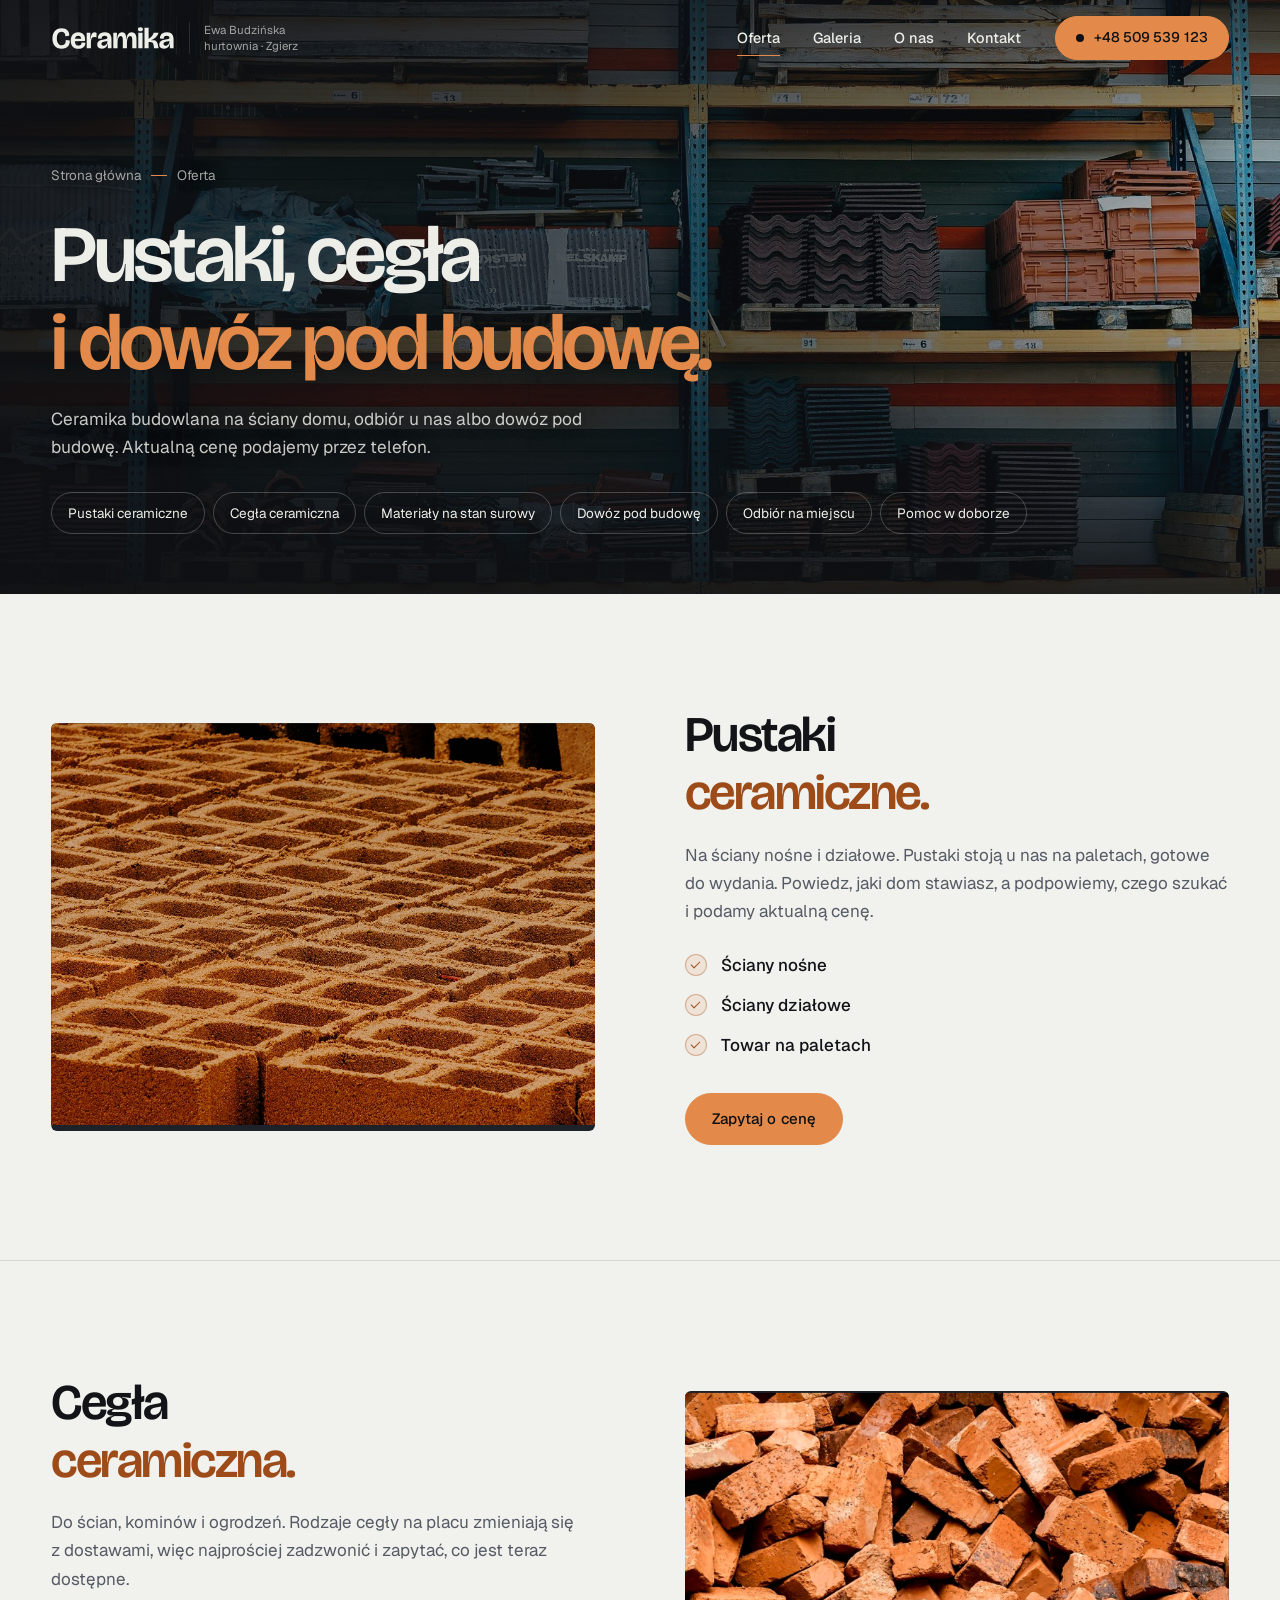
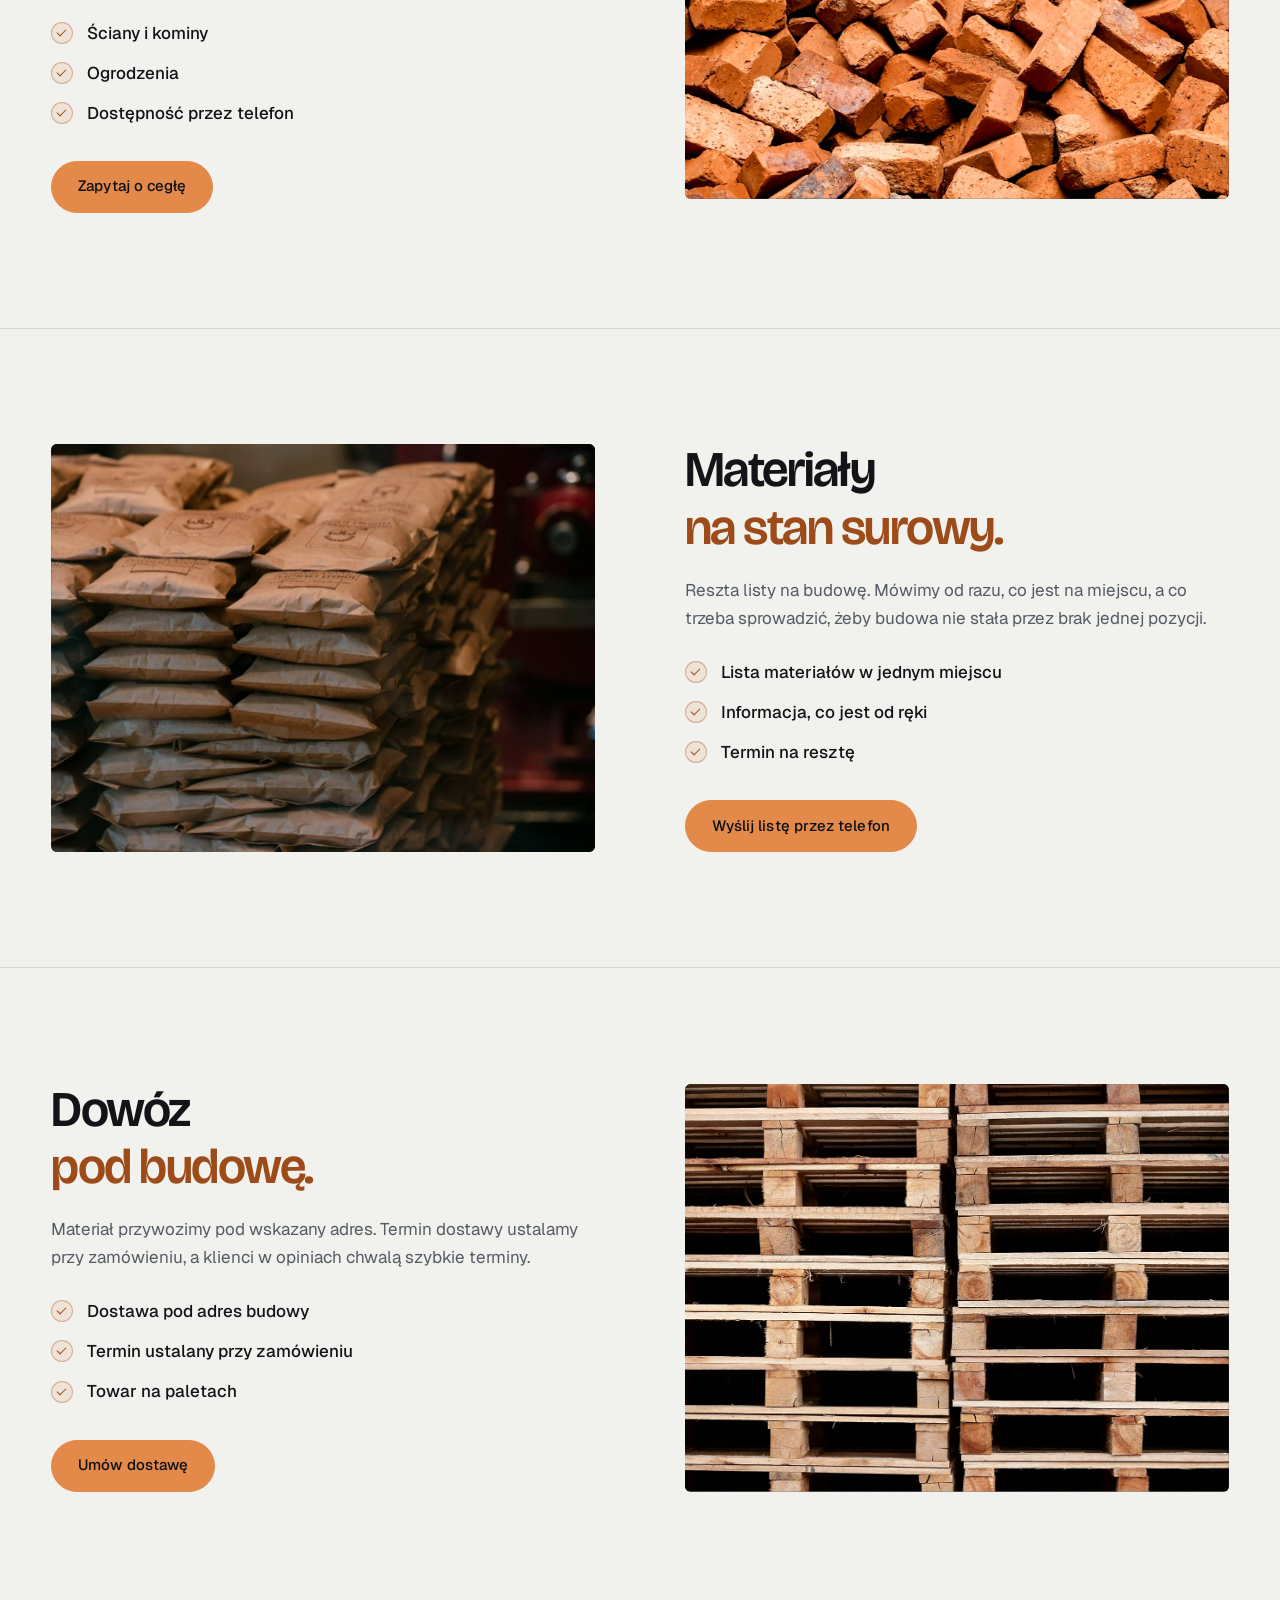
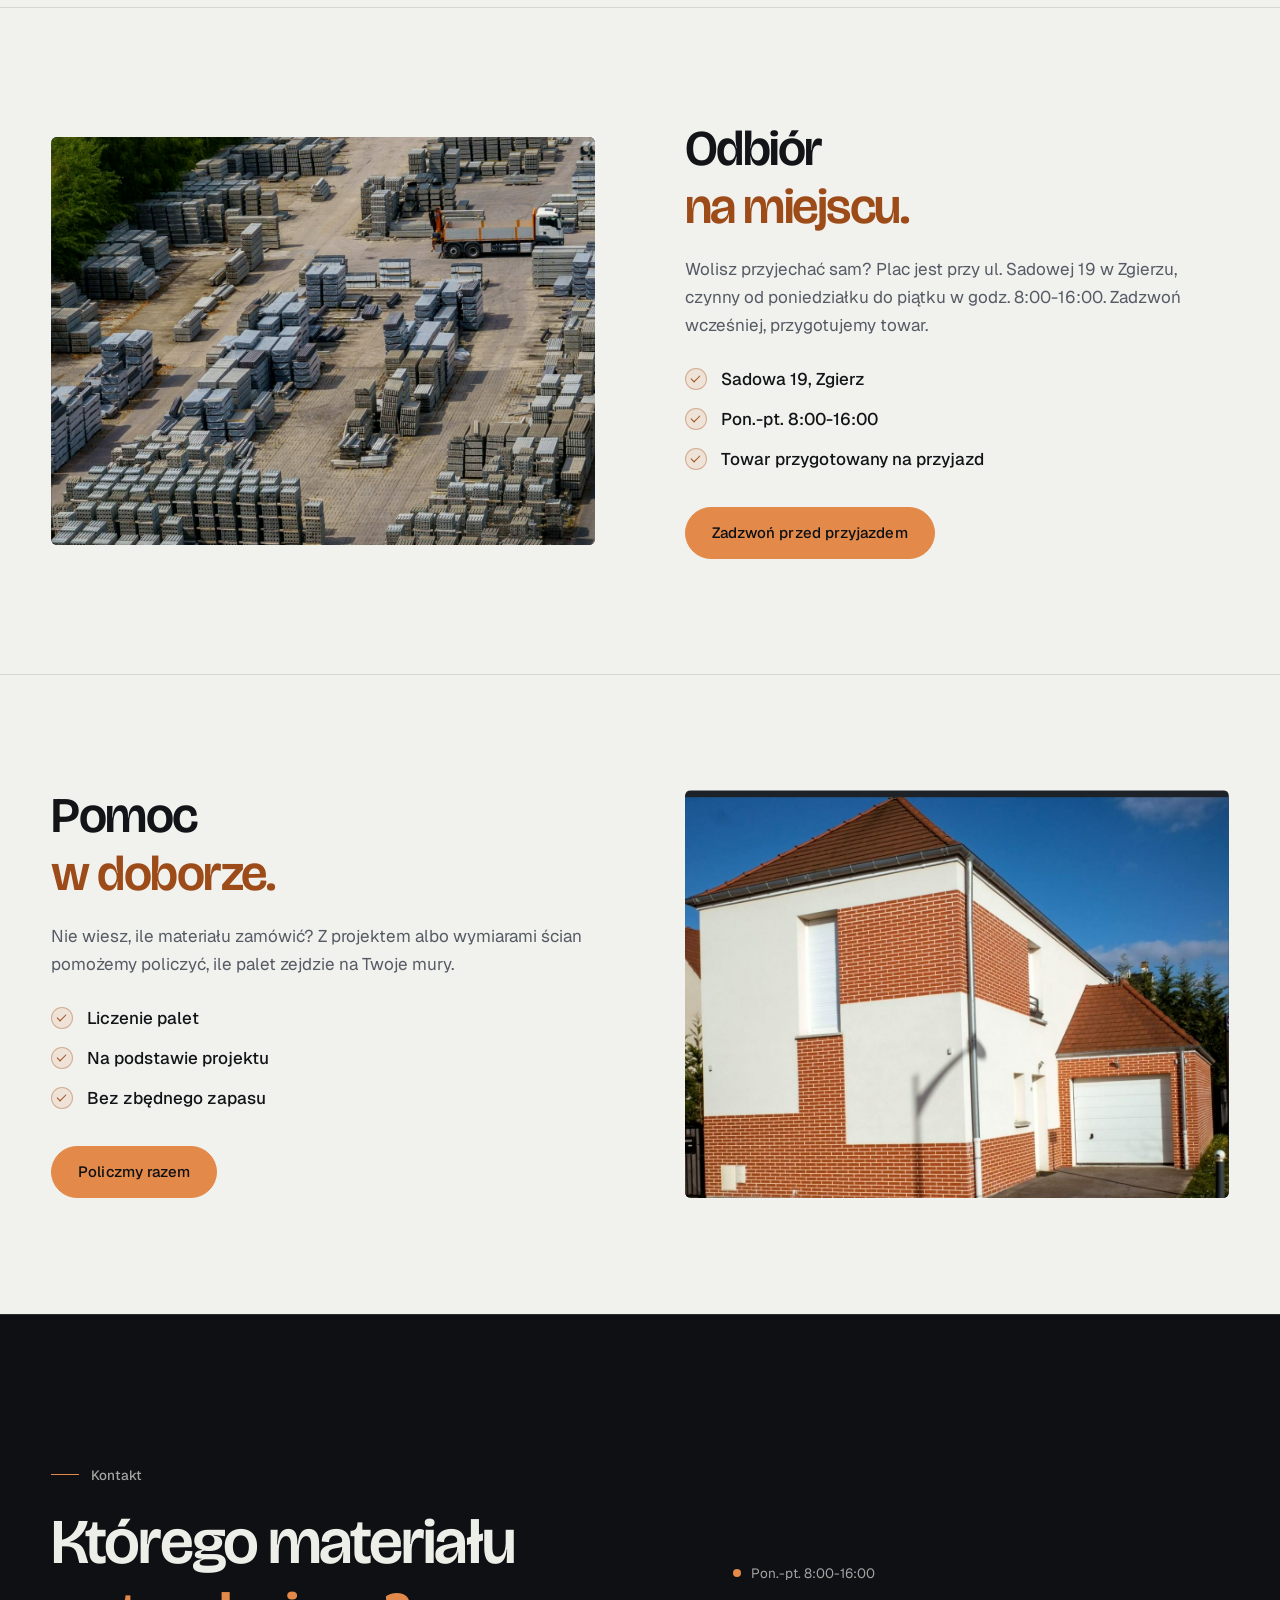
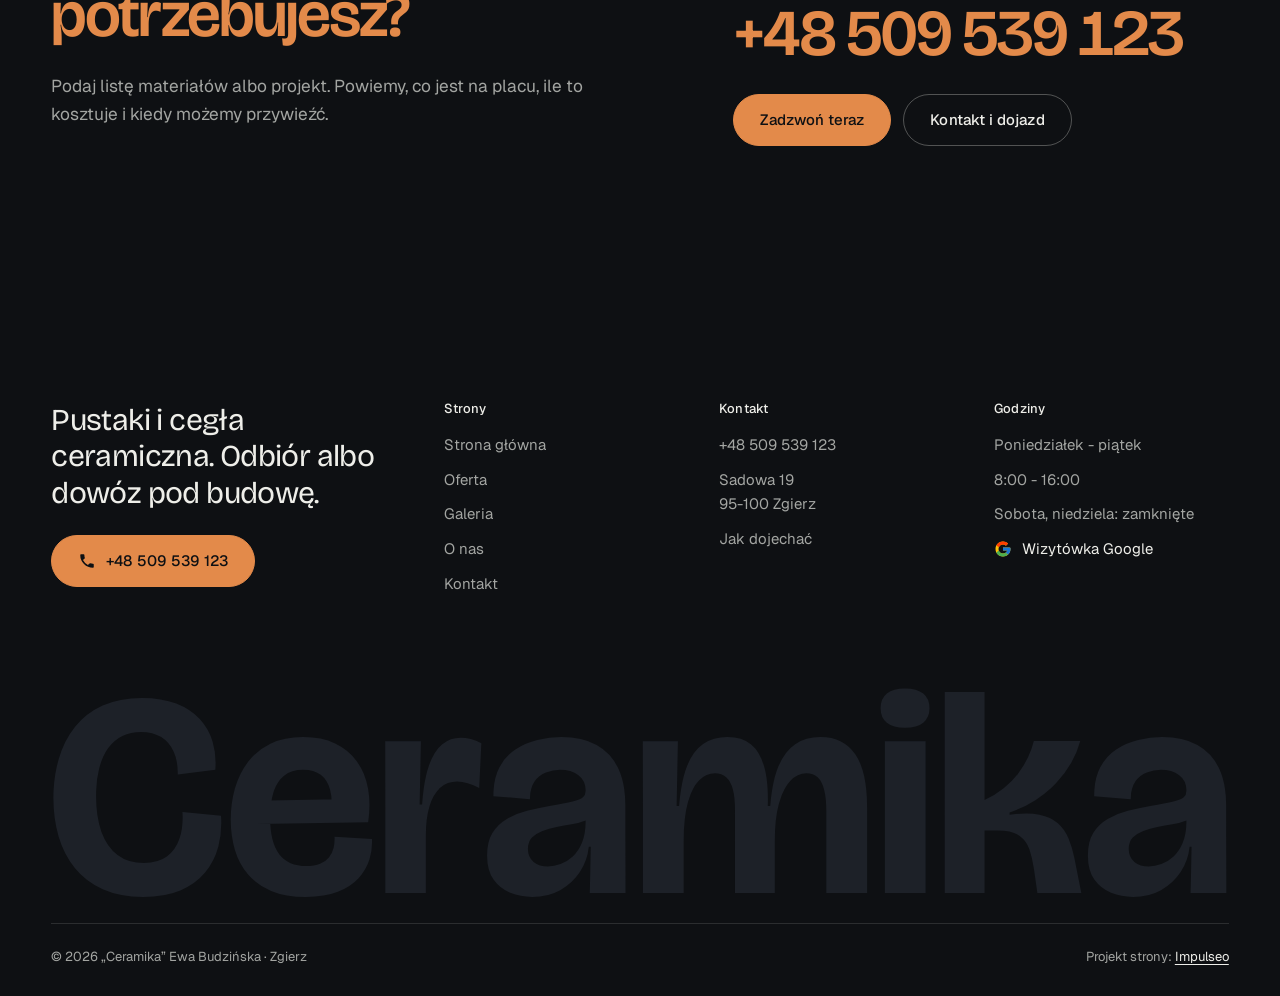
<file: oferta.html>
<!DOCTYPE html>
<html lang="pl">
<head>
<meta charset="UTF-8">
<meta name="viewport" content="width=device-width, initial-scale=1.0">
<title>Oferta - pustaki, cegła, dowóz | „Ceramika” Ewa Budzińska, Zgierz</title>
<meta name="description" content="Pustaki i cegła ceramiczna, materiały na stan surowy, dowóz pod budowę albo odbiór przy ul. Sadowej 19 w Zgierzu. Cena przez telefon: +48 509 539 123.">
<link rel="canonical" href="https://impulseo-pl.github.io/ceramika-ewa-budzinska/oferta.html">
<meta name="robots" content="noindex, nofollow">
<meta name="theme-color" content="#0E1013">
<meta property="og:type" content="website">
<meta property="og:locale" content="pl_PL">
<meta property="og:site_name" content="„Ceramika” Ewa Budzińska">
<meta property="og:title" content="Oferta - pustaki, cegła, dowóz | „Ceramika” Ewa Budzińska, Zgierz">
<meta property="og:description" content="Pustaki i cegła ceramiczna, materiały na stan surowy, dowóz pod budowę albo odbiór przy ul. Sadowej 19 w Zgierzu. Cena przez telefon: +48 509 539 123.">
<meta property="og:url" content="https://impulseo-pl.github.io/ceramika-ewa-budzinska/oferta.html">
<meta property="og:image" content="https://impulseo-pl.github.io/ceramika-ewa-budzinska/img/og.jpg">
<meta property="og:image:width" content="1200">
<meta property="og:image:height" content="630">
<meta name="twitter:card" content="summary_large_image">
<script type="application/ld+json">{"@context": "https://schema.org", "@type": "HomeAndConstructionBusiness", "name": "„Ceramika” Ewa Budzińska", "url": "https://impulseo-pl.github.io/ceramika-ewa-budzinska/", "telephone": "+48509539123", "image": "https://impulseo-pl.github.io/ceramika-ewa-budzinska/img/og.jpg", "address": {"@type": "PostalAddress", "streetAddress": "Sadowa 19", "postalCode": "95-100", "addressLocality": "Zgierz", "addressCountry": "PL"}, "geo": {"@type": "GeoCoordinates", "latitude": 51.8400407, "longitude": 19.422623}, "openingHours": "Mo-Fr 08:00-16:00", "areaServed": "Zgierz", "aggregateRating": {"@type": "AggregateRating", "ratingValue": "4.4", "reviewCount": "29"}, "sameAs": ["https://www.google.com/maps?cid=14687535747138328840"]}</script>
<script>(function(){var d=document.documentElement;d.classList.add('js');try{if(!window.matchMedia('(prefers-reduced-motion: reduce)').matches)d.classList.add('anim');}catch(e){}setTimeout(function(){if(!d.classList.contains('anim-ok'))d.classList.remove('anim');},3500);})();</script>

<link rel="preload" as="image" href="img/g5.jpg" fetchpriority="high">
<link rel="preconnect" href="https://fonts.googleapis.com">
<link rel="preconnect" href="https://fonts.gstatic.com" crossorigin>
<link href="https://fonts.googleapis.com/css2?family=Bricolage+Grotesque:opsz,wght@12..96,400..700&family=Geist:wght@400..600&display=swap" rel="stylesheet">
<link rel="stylesheet" href="assets/styles.css?v=20261103a">
<script src="assets/lenis.min.js?v=1.1.20" defer></script>
<script src="assets/main.js?v=20261103a" defer></script>
<meta name="nb-deploy" content="6e17d6d07ef7">
</head>
<body>
<a class="skip" href="#tresc">Przejdź do treści</a>
<header class="site-head">
<div class="head-in">
  <a class="brand" href="index.html" aria-label="„Ceramika” Ewa Budzińska - strona główna">
    <span class="znak"><svg class="wm" viewBox="21 -715 4069 736" role="img" aria-label="Ceramika"><path pathLength="1" style="--i:0" d="M338.9998779296875 13.79998779296875Q258.60009765625 13.79998779296875 199.90017700195312 -12.499969482421875Q141.20025634765625 -38.7999267578125 103.20025634765625 -85.9998779296875Q65.20025634765625 -133.1998291015625 47.200225830078125 -194.99984741210938Q29.2001953125 -256.79986572265625 29.2001953125 -327.5999755859375Q29.2001953125 -400.80010986328125 47.900238037109375 -464.0001220703125Q66.60028076171875 -527.2001342773438 104.20028686523438 -574.2001037597656Q141.80029296875 -621.2000732421875 199.50021362304688 -647.5000305175781Q257.20013427734375 -673.7999877929688 335.79986572265625 -673.7999877929688Q403.599609375 -673.7999877929688 453.5994873046875 -654.300048828125Q503.599365234375 -634.8001098632812 534.9993591308594 -600.6001892089844Q566.3993530273438 -566.4002685546875 579.6994323730469 -521.4003295898438Q592.99951171875 -476.400390625 588.7996215820312 -426.0003662109375L459.00079345703125 -409.40045166015625Q459.6007080078125 -455.20062255859375 444.90057373046875 -488.000732421875Q430.200439453125 -520.8008422851562 401.9002685546875 -538.6008911132812Q373.60009765625 -556.4009399414062 331.7999267578125 -556.4009399414062Q296.19976806640625 -556.4009399414062 267.5995788574219 -542.5008850097656Q238.9993896484375 -528.600830078125 218.69921875 -500.7007141113281Q198.3990478515625 -472.80059814453125 187.59893798828125 -431.10040283203125Q176.798828125 -389.40020751953125 176.798828125 -333.7999267578125Q176.798828125 -262.39959716796875 195.39898681640625 -210.79940795898438Q213.9991455078125 -159.19921875 250.89938354492188 -131.29913330078125Q287.79962158203125 -103.3990478515625 341.9998779296875 -103.3990478515625Q391.2000732421875 -103.3990478515625 421.30029296875 -125.59912109375Q451.4005126953125 -147.7991943359375 465.00067138671875 -187.79937744140625Q478.600830078125 -227.799560546875 475.20086669921875 -279.7999267578125L608.399658203125 -266.99993896484375Q612.599609375 -210.79986572265625 599.299560546875 -160.29986572265625Q585.99951171875 -109.79986572265625 553.3995056152344 -70.39990234375Q520.7994995117188 -30.99993896484375 467.6995849609375 -8.5999755859375Q414.59967041015625 13.79998779296875 338.9998779296875 13.79998779296875Z"/><path pathLength="1" style="--i:1" d="M901.599853515625 13.79998779296875Q830.8001098632812 13.79998779296875 781.6001892089844 -6.999969482421875Q732.4002685546875 -27.7999267578125 701.4002685546875 -64.59988403320312Q670.4002685546875 -101.39984130859375 656.2002258300781 -149.599853515625Q642.0001831054688 -197.79986572265625 642.0001831054688 -252.79998779296875Q642.0001831054688 -309.79998779296875 656.6001892089844 -361.2999572753906Q671.2001953125 -412.7999267578125 701.5001831054688 -452.5998840332031Q731.8001708984375 -492.39984130859375 779.2001037597656 -515.3998107910156Q826.6000366210938 -538.3997802734375 892.1998901367188 -538.3997802734375Q956.1996459960938 -538.3997802734375 1002.7995300292969 -516.2998657226562Q1049.3994140625 -494.199951171875 1078.0993957519531 -454.3000793457031Q1106.7993774414062 -414.40020751953125 1116.4994506835938 -361.00030517578125Q1126.1995239257812 -307.60040283203125 1116.9996337890625 -244.40045166015625L729.599365234375 -238.200439453125V-318.39996337890625L1010.20068359375 -323.5999755859375L989.6007080078125 -277.20025634765625Q994.400634765625 -324.2003173828125 985.1005249023438 -357.3004150390625Q975.8004150390625 -390.4005126953125 953.1002502441406 -408.1005859375Q930.4000854492188 -425.8006591796875 892.1998901367188 -425.8006591796875Q851.5996704101562 -425.8006591796875 826.199462890625 -405.1005554199219Q800.7992553710938 -384.40045166015625 789.4991149902344 -347.0002746582031Q778.198974609375 -309.60009765625 778.198974609375 -259.39990234375Q778.198974609375 -174.59967041015625 809.4992370605469 -133.69943237304688Q840.7994995117188 -92.7991943359375 903.1998901367188 -92.7991943359375Q931.8001708984375 -92.7991943359375 950.8003540039062 -100.69931030273438Q969.800537109375 -108.59942626953125 981.3006286621094 -122.59957885742188Q992.8007202148438 -136.5997314453125 997.3007507324219 -154.89984130859375Q1001.80078125 -173.199951171875 1000.6007690429688 -193.7999267578125L1129.9996337890625 -186.199951171875Q1132.1995849609375 -150.3997802734375 1121.2994995117188 -115.09976196289062Q1110.3994140625 -79.79974365234375 1083.6993713378906 -50.7998046875Q1056.9993286132812 -21.79986572265625 1012.0994262695312 -3.99993896484375Q967.1995239257812 13.79998779296875 901.599853515625 13.79998779296875Z"/><path pathLength="1" style="--i:2" d="M1176.2001953125 0.0V-274.39923095703125L1175.8001708984375 -524.3997802734375H1299.1991577148438L1294.7988891601562 -305.39923095703125H1303.1989135742188Q1309.1989135742188 -390.3992919921875 1327.1989440917969 -440.9994201660156Q1345.198974609375 -491.59954833984375 1373.0990600585938 -513.899658203125Q1400.9991455078125 -536.1997680664062 1436.1992797851562 -536.1997680664062Q1453.19921875 -536.1997680664062 1471.5991516113281 -531.6997985839844Q1489.9990844726562 -527.1998291015625 1507.9990234375 -517.39990234375L1500.5990600585938 -362.40142822265625Q1480.399169921875 -373.80133056640625 1460.999267578125 -379.2012634277344Q1441.599365234375 -384.6011962890625 1424.199462890625 -384.6011962890625Q1389.79931640625 -384.6011962890625 1365.6991882324219 -363.0009765625Q1341.5990600585938 -341.4007568359375 1328.8989868164062 -299.600341796875Q1316.1989135742188 -257.7999267578125 1316.1989135742188 -197.99932861328125V0.0Z"/><path pathLength="1" style="--i:3" d="M1683.6000366210938 13.79998779296875Q1643.4000244140625 13.79998779296875 1607.9000549316406 -0.4000244140625Q1572.4000854492188 -14.60003662109375 1550.1001281738281 -46.000030517578125Q1527.8001708984375 -77.4000244140625 1527.8001708984375 -129.39996337890625Q1527.8001708984375 -177.19989013671875 1546.2001342773438 -207.19985961914062Q1564.60009765625 -237.1998291015625 1596.1000671386719 -255.59982299804688Q1627.6000366210938 -273.99981689453125 1666.0000610351562 -283.6998291015625Q1704.4000854492188 -293.39984130859375 1743.6002197265625 -300.39984130859375Q1797.0003051757812 -310.1998291015625 1823.4003295898438 -316.0998229980469Q1849.8003540039062 -321.99981689453125 1859.0003356933594 -330.2998352050781Q1868.2003173828125 -338.599853515625 1868.2003173828125 -353.39990234375Q1868.2003173828125 -388.4002685546875 1843.4001159667969 -406.80047607421875Q1818.5999145507812 -425.20068359375 1779.5996704101562 -425.20068359375Q1755.3995361328125 -425.20068359375 1731.3994140625 -416.20062255859375Q1707.3992919921875 -407.2005615234375 1691.6991882324219 -385.2004699707031Q1675.9990844726562 -363.20037841796875 1675.7990112304688 -323.80029296875L1549.60009765625 -334.40032958984375Q1549.4002075195312 -394.0001220703125 1570.1001892089844 -433.6000061035156Q1590.8001708984375 -473.19989013671875 1625.6000671386719 -495.9998474121094Q1660.3999633789062 -518.7998046875 1701.6998291015625 -528.5997924804688Q1742.9996948242188 -538.3997802734375 1783.9995727539062 -538.3997802734375Q1856.9992065429688 -538.3997802734375 1906.2991027832031 -511.09991455078125Q1955.5989990234375 -483.800048828125 1980.5990295410156 -431.4002380371094Q2005.5990600585938 -379.00042724609375 2005.5990600585938 -302.80059814453125V-207.60052490234375Q2005.799072265625 -173.200439453125 2005.8990783691406 -138.30035400390625Q2005.9990844726562 -103.4002685546875 2006.0990905761719 -68.90017700195312Q2006.1990966796875 -34.40008544921875 2006.1990966796875 0.0H1882.60009765625Q1883.6001586914062 -38.8001708984375 1884.4002075195312 -77.70028686523438Q1885.2002563476562 -116.60040283203125 1886.0003051757812 -159.60052490234375H1879.4002685546875Q1874.4002075195312 -111.80035400390625 1848.4001770019531 -72.40023803710938Q1822.400146484375 -33.0001220703125 1780.4001159667969 -9.600067138671875Q1738.4000854492188 13.79998779296875 1683.6000366210938 13.79998779296875ZM1737.999267578125 -91.39923095703125Q1759.1995239257812 -91.39923095703125 1781.7997131347656 -99.79934692382812Q1804.39990234375 -108.199462890625 1823.9000244140625 -126.19964599609375Q1843.400146484375 -144.1998291015625 1855.6002197265625 -173.39999389648438Q1867.80029296875 -202.60015869140625 1868.2003173828125 -243.4002685546875L1868.4003295898438 -267.000244140625L1895.2003173828125 -271.600341796875Q1886.2002563476562 -257.80029296875 1865.8001403808594 -249.70028686523438Q1845.4000244140625 -241.60028076171875 1819.6998596191406 -237.00027465820312Q1793.9996948242188 -232.4002685546875 1767.7995300292969 -227.60025024414062Q1741.599365234375 -222.80023193359375 1719.19921875 -214.3001708984375Q1696.799072265625 -205.80010986328125 1682.8989868164062 -191.29998779296875Q1668.9989013671875 -176.79986572265625 1668.9989013671875 -151.399658203125Q1668.9989013671875 -122.79949951171875 1688.3989562988281 -107.099365234375Q1707.7990112304688 -91.39923095703125 1737.999267578125 -91.39923095703125Z"/><path pathLength="1" style="--i:4" d="M2066.4002075195312 0.0V-274.1988525390625L2065.8001708984375 -524.3997802734375H2187.19921875L2182.7989501953125 -300.5992431640625H2191.198974609375Q2198.198974609375 -386.39935302734375 2218.7989807128906 -438.4994812011719Q2239.3989868164062 -490.599609375 2274.2990112304688 -514.4996948242188Q2309.1990356445312 -538.3997802734375 2358.1990966796875 -538.3997802734375Q2408.9991455078125 -538.3997802734375 2440.1991577148438 -512.7997131347656Q2471.399169921875 -487.19964599609375 2485.7991333007812 -434.69952392578125Q2500.1990966796875 -382.19940185546875 2497.7990112304688 -300.5992431640625H2506.1990356445312Q2512.7990112304688 -385.39935302734375 2534.498992919922 -437.4994812011719Q2556.198974609375 -489.599609375 2592.498992919922 -513.9996948242188Q2628.7990112304688 -538.3997802734375 2679.3991088867188 -538.3997802734375Q2720.1990966796875 -538.3997802734375 2750.1990966796875 -523.3997802734375Q2780.1990966796875 -508.3997802734375 2800.599090576172 -478.2997741699219Q2820.9990844726562 -448.19976806640625 2830.9990844726562 -402.5997619628906Q2840.9990844726562 -356.999755859375 2840.9990844726562 -295.79974365234375V0.0H2700.0003662109375V-281.999755859375Q2700.0003662109375 -326.60015869140625 2692.600311279297 -355.900390625Q2685.2002563476562 -385.20062255859375 2670.100128173828 -399.4007263183594Q2655.0 -413.600830078125 2631.3997802734375 -413.600830078125Q2599.7994384765625 -413.600830078125 2575.0992736816406 -386.900634765625Q2550.3991088867188 -360.200439453125 2536.1990661621094 -308.5001525878906Q2521.9990234375 -256.79986572265625 2521.9990234375 -180.1995849609375V0.0H2384.4002685546875V-286.59979248046875Q2384.4002685546875 -330.20013427734375 2376.9002075195312 -358.1003723144531Q2369.400146484375 -386.0006103515625 2354.000030517578 -399.80072021484375Q2338.5999145507812 -413.600830078125 2315.19970703125 -413.600830078125Q2284.9993896484375 -413.600830078125 2260.69921875 -389.5006103515625Q2236.3990478515625 -365.400390625 2221.7989807128906 -313.7001037597656Q2207.1989135742188 -261.99981689453125 2207.1989135742188 -180.1995849609375V0.0Z"/><path pathLength="1" style="--i:5" d="M2902.2001953125 0.0V-524.3997802734375H3042.9989013671875V0.0ZM2971.799560546875 -570.4002685546875Q2930.7998657226562 -570.4002685546875 2909.2000427246094 -587.900146484375Q2887.6002197265625 -605.4000244140625 2887.6002197265625 -638.2453848855537Q2887.6002197265625 -671.9784578022204 2909.3049787064674 -689.2888504831415Q2931.0097376863723 -706.5992431640625 2971.761530056806 -706.5992431640625Q3013.3992309570312 -706.5992431640625 3034.999053955078 -688.8993835449219Q3056.598876953125 -671.1995239257812 3056.598876953125 -637.999755859375Q3056.598876953125 -605.9789460834704 3034.9573847452803 -588.189607319079Q3013.315892537435 -570.4002685546875 2971.799560546875 -570.4002685546875Z"/><path pathLength="1" style="--i:6" d="M3109.2001953125 0.0V-693.9996337890625H3246.7989501953125V-321.3995361328125Q3283.9991455078125 -337.99945068359375 3312.8994140625 -361.5994873046875Q3341.7996826171875 -385.19952392578125 3362.9999389648438 -412.9996032714844Q3384.2001953125 -440.7996826171875 3397.400360107422 -469.499755859375Q3410.6005249023438 -498.1998291015625 3417.00048828125 -524.7998046875H3577.5989379882812Q3567.3989868164062 -486.59991455078125 3546.398956298828 -449.49993896484375Q3525.39892578125 -412.39996337890625 3494.1988525390625 -379.49993896484375Q3462.998779296875 -346.59991455078125 3422.398712158203 -320.4999084472656Q3381.7986450195312 -294.39990234375 3333.1986083984375 -278.199951171875V-270.199951171875Q3395.7986450195312 -278.79986572265625 3436.0986938476562 -270.2998046875Q3476.3987426757812 -261.79974365234375 3500.0987854003906 -240.69970703125Q3523.798828125 -219.59967041015625 3536.6988525390625 -188.7996826171875Q3549.598876953125 -157.99969482421875 3556.9989013671875 -121.19976806640625L3581.198974609375 0.0H3429.2003784179688L3417.0003051757812 -85.599853515625Q3411.6002197265625 -121.60009765625 3401.6000366210938 -150.90017700195312Q3391.599853515625 -180.20025634765625 3366.9995727539062 -197.9002685546875Q3342.3992919921875 -215.60028076171875 3292.9989013671875 -215.80029296875L3246.7989501953125 -216.00030517578125V0.0Z"/><path pathLength="1" style="--i:7" d="M3759.6000366210938 13.79998779296875Q3719.4000244140625 13.79998779296875 3683.9000549316406 -0.4000244140625Q3648.4000854492188 -14.60003662109375 3626.100128173828 -46.000030517578125Q3603.8001708984375 -77.4000244140625 3603.8001708984375 -129.39996337890625Q3603.8001708984375 -177.19989013671875 3622.2001342773438 -207.19985961914062Q3640.60009765625 -237.1998291015625 3672.100067138672 -255.59982299804688Q3703.6000366210938 -273.99981689453125 3742.0000610351562 -283.6998291015625Q3780.4000854492188 -293.39984130859375 3819.6002197265625 -300.39984130859375Q3873.0003051757812 -310.1998291015625 3899.4003295898438 -316.0998229980469Q3925.8003540039062 -321.99981689453125 3935.0003356933594 -330.2998352050781Q3944.2003173828125 -338.599853515625 3944.2003173828125 -353.39990234375Q3944.2003173828125 -388.4002685546875 3919.400115966797 -406.80047607421875Q3894.5999145507812 -425.20068359375 3855.5996704101562 -425.20068359375Q3831.3995361328125 -425.20068359375 3807.3994140625 -416.20062255859375Q3783.3992919921875 -407.2005615234375 3767.699188232422 -385.2004699707031Q3751.9990844726562 -363.20037841796875 3751.7990112304688 -323.80029296875L3625.60009765625 -334.40032958984375Q3625.4002075195312 -394.0001220703125 3646.1001892089844 -433.6000061035156Q3666.8001708984375 -473.19989013671875 3701.600067138672 -495.9998474121094Q3736.3999633789062 -518.7998046875 3777.6998291015625 -528.5997924804688Q3818.9996948242188 -538.3997802734375 3859.9995727539062 -538.3997802734375Q3932.9992065429688 -538.3997802734375 3982.299102783203 -511.09991455078125Q4031.5989990234375 -483.800048828125 4056.5990295410156 -431.4002380371094Q4081.5990600585938 -379.00042724609375 4081.5990600585938 -302.80059814453125V-207.60052490234375Q4081.799072265625 -173.200439453125 4081.8990783691406 -138.30035400390625Q4081.9990844726562 -103.4002685546875 4082.099090576172 -68.90017700195312Q4082.1990966796875 -34.40008544921875 4082.1990966796875 0.0H3958.60009765625Q3959.6001586914062 -38.8001708984375 3960.4002075195312 -77.70028686523438Q3961.2002563476562 -116.60040283203125 3962.0003051757812 -159.60052490234375H3955.4002685546875Q3950.4002075195312 -111.80035400390625 3924.400177001953 -72.40023803710938Q3898.400146484375 -33.0001220703125 3856.400115966797 -9.600067138671875Q3814.4000854492188 13.79998779296875 3759.6000366210938 13.79998779296875ZM3813.999267578125 -91.39923095703125Q3835.1995239257812 -91.39923095703125 3857.7997131347656 -99.79934692382812Q3880.39990234375 -108.199462890625 3899.9000244140625 -126.19964599609375Q3919.400146484375 -144.1998291015625 3931.6002197265625 -173.39999389648438Q3943.80029296875 -202.60015869140625 3944.2003173828125 -243.4002685546875L3944.4003295898438 -267.000244140625L3971.2003173828125 -271.600341796875Q3962.2002563476562 -257.80029296875 3941.8001403808594 -249.70028686523438Q3921.4000244140625 -241.60028076171875 3895.6998596191406 -237.00027465820312Q3869.9996948242188 -232.4002685546875 3843.799530029297 -227.60025024414062Q3817.599365234375 -222.80023193359375 3795.19921875 -214.3001708984375Q3772.799072265625 -205.80010986328125 3758.8989868164062 -191.29998779296875Q3744.9989013671875 -176.79986572265625 3744.9989013671875 -151.399658203125Q3744.9989013671875 -122.79949951171875 3764.398956298828 -107.099365234375Q3783.7990112304688 -91.39923095703125 3813.999267578125 -91.39923095703125Z"/></svg></span>
    <span class="brand-sub">Ewa Budzińska<br>hurtownia · Zgierz</span>
  </a>
  <nav class="nav-links" aria-label="Menu główne">
    <a class="nl" href="oferta.html" aria-current="page">Oferta</a><a class="nl" href="realizacje.html">Galeria</a><a class="nl" href="o-nas.html">O&nbsp;nas</a><a class="nl" href="kontakt.html">Kontakt</a>
    <a class="btn btn-copper nav-cta" href="tel:+48509539123"><span class="live" aria-hidden="true"></span>+48 509 539 123</a>
  </nav>
  <button class="burger" type="button" aria-label="Otwórz menu" aria-expanded="false" aria-controls="mnav"><span></span><span></span></button>
</div>
</header>

<div class="mnav" id="mnav">
  <div class="mnav-in">
    <a class="ml" href="index.html">Strona główna</a><a class="ml" href="oferta.html" aria-current="page">Oferta</a><a class="ml" href="realizacje.html">Galeria</a><a class="ml" href="o-nas.html">O&nbsp;nas</a><a class="ml" href="kontakt.html">Kontakt</a>
    <div class="mnav-foot">
      <span>Ul. Sadowa 19, Zgierz · pon.-pt. 8:00-16:00</span>
      <a class="btn btn-copper" href="tel:+48509539123"><svg class="ico" width="16" height="16" viewBox="0 0 24 24" fill="none" aria-hidden="true"><path d="M6.6 10.8a15.5 15.5 0 0 0 6.6 6.6l2.2-2.2a1 1 0 0 1 1-.24 11.4 11.4 0 0 0 3.6.58 1 1 0 0 1 1 1V20a1 1 0 0 1-1 1A17 17 0 0 1 3 4a1 1 0 0 1 1-1h3.5a1 1 0 0 1 1 1c0 1.25.2 2.46.58 3.6a1 1 0 0 1-.25 1l-2.23 2.2Z" fill="currentColor"/></svg>+48 509 539 123</a>
    </div>
  </div>
</div>
<main id="tresc">

<section class="pagehead">
  <div class="pagehead-media"><img src="img/g5.jpg" alt="Regały z materiałami budowlanymi w hurtowni" width="1900" height="1267" decoding="async" fetchpriority="high"></div>
  <div class="ph-in">
    <p class="crumb up" style="--d:0"><a href="index.html">Strona główna</a><span class="sl" aria-hidden="true"></span>Oferta</p>
    <h1><span class="ln"><span class="ln-i" style="--k:0">Pustaki, cegła</span></span><span class="ln"><span class="ln-i" style="--k:1"><em>i&nbsp;dowóz pod budowę.</em></span></span></h1>
    <p class="ph-lead up" style="--d:300">Ceramika budowlana na ściany domu, odbiór u&nbsp;nas albo dowóz pod budowę. Aktualną cenę podajemy przez telefon.</p>
    <nav class="chips up" style="--d:420" aria-label="Działy na tej stronie"><a class="chip" href="#pustaki">Pustaki ceramiczne</a><a class="chip" href="#cegla">Cegła ceramiczna</a><a class="chip" href="#stan-surowy">Materiały na stan surowy</a><a class="chip" href="#dowoz">Dowóz pod budowę</a><a class="chip" href="#odbior">Odbiór na miejscu</a><a class="chip" href="#dobor">Pomoc w&nbsp;doborze</a></nav>
  </div>
</section>
<section class="svc-block" id="pustaki">
  <div class="wrap svc-row">
    <figure class="fig svc-fig rv-img rv">
      <img src="img/g1.jpg" alt="Pustaki ceramiczne na palecie" width="1900" height="1267" decoding="async" data-plx="30" style="height:110%;margin-top:-5%">
    </figure>
    <div class="svc-txt">
      <h2 class="rv rv-h"><span class="ln"><span class="ln-i" style="--k:0">Pustaki</span></span><span class="ln"><span class="ln-i" style="--k:1"><em>ceramiczne.</em></span></span></h2>
      <p class="rv" style="--d:100">Na ściany nośne i&nbsp;działowe. Pustaki stoją u&nbsp;nas na paletach, gotowe do wydania. Powiedz, jaki dom stawiasz, a&nbsp;podpowiemy, czego szukać i&nbsp;podamy aktualną cenę.</p>
      <ul class="ticks rv" style="--d:160"><li>Ściany nośne</li><li>Ściany działowe</li><li>Towar na paletach</li></ul>
      <a class="btn btn-copper rv" style="--d:220" href="tel:+48509539123">Zapytaj o&nbsp;cenę</a>
    </div>
  </div>
</section>
<section class="svc-block flip" id="cegla">
  <div class="wrap svc-row">
    <figure class="fig svc-fig rv-img rv">
      <img src="img/g3.jpg" alt="Cegła ceramiczna" width="1854" height="1222" decoding="async" data-plx="30" style="height:110%;margin-top:-5%">
    </figure>
    <div class="svc-txt">
      <h2 class="rv rv-h"><span class="ln"><span class="ln-i" style="--k:0">Cegła</span></span><span class="ln"><span class="ln-i" style="--k:1"><em>ceramiczna.</em></span></span></h2>
      <p class="rv" style="--d:100">Do ścian, kominów i&nbsp;ogrodzeń. Rodzaje cegły na placu zmieniają się z&nbsp;dostawami, więc najprościej zadzwonić i&nbsp;zapytać, co jest teraz dostępne.</p>
      <ul class="ticks rv" style="--d:160"><li>Ściany i&nbsp;kominy</li><li>Ogrodzenia</li><li>Dostępność przez telefon</li></ul>
      <a class="btn btn-copper rv" style="--d:220" href="tel:+48509539123">Zapytaj o&nbsp;cegłę</a>
    </div>
  </div>
</section>
<section class="svc-block" id="stan-surowy">
  <div class="wrap svc-row">
    <figure class="fig svc-fig rv-img rv">
      <img src="img/g10.jpg" alt="Worki z materiałem budowlanym na palecie" width="1516" height="960" loading="lazy" decoding="async" data-plx="30" style="height:110%;margin-top:-5%">
    </figure>
    <div class="svc-txt">
      <h2 class="rv rv-h"><span class="ln"><span class="ln-i" style="--k:0">Materiały</span></span><span class="ln"><span class="ln-i" style="--k:1"><em>na stan surowy.</em></span></span></h2>
      <p class="rv" style="--d:100">Reszta listy na budowę. Mówimy od razu, co jest na miejscu, a&nbsp;co trzeba sprowadzić, żeby budowa nie stała przez brak jednej pozycji.</p>
      <ul class="ticks rv" style="--d:160"><li>Lista materiałów w&nbsp;jednym miejscu</li><li>Informacja, co jest od ręki</li><li>Termin na resztę</li></ul>
      <a class="btn btn-copper rv" style="--d:220" href="tel:+48509539123">Wyślij listę przez telefon</a>
    </div>
  </div>
</section>
<section class="svc-block flip" id="dowoz">
  <div class="wrap svc-row">
    <figure class="fig svc-fig rv-img rv">
      <img src="img/g6.jpg" alt="Palety przygotowane do załadunku" width="1600" height="1045" loading="lazy" decoding="async" data-plx="30" style="height:110%;margin-top:-5%">
    </figure>
    <div class="svc-txt">
      <h2 class="rv rv-h"><span class="ln"><span class="ln-i" style="--k:0">Dowóz</span></span><span class="ln"><span class="ln-i" style="--k:1"><em>pod budowę.</em></span></span></h2>
      <p class="rv" style="--d:100">Materiał przywozimy pod wskazany adres. Termin dostawy ustalamy przy zamówieniu, a&nbsp;klienci w&nbsp;opiniach chwalą szybkie terminy.</p>
      <ul class="ticks rv" style="--d:160"><li>Dostawa pod adres budowy</li><li>Termin ustalany przy zamówieniu</li><li>Towar na paletach</li></ul>
      <a class="btn btn-copper rv" style="--d:220" href="tel:+48509539123">Umów dostawę</a>
    </div>
  </div>
</section>
<section class="svc-block" id="odbior">
  <div class="wrap svc-row">
    <figure class="fig svc-fig rv-img rv">
      <img src="img/hero.jpg" alt="Plac hurtowni z paletami materiałów z lotu ptaka" width="1800" height="1140" loading="lazy" decoding="async" data-plx="30" style="height:110%;margin-top:-5%">
    </figure>
    <div class="svc-txt">
      <h2 class="rv rv-h"><span class="ln"><span class="ln-i" style="--k:0">Odbiór</span></span><span class="ln"><span class="ln-i" style="--k:1"><em>na miejscu.</em></span></span></h2>
      <p class="rv" style="--d:100">Wolisz przyjechać sam? Plac jest przy ul. Sadowej 19 w&nbsp;Zgierzu, czynny od poniedziałku do piątku w&nbsp;godz. 8:00-16:00. Zadzwoń wcześniej, przygotujemy towar.</p>
      <ul class="ticks rv" style="--d:160"><li>Sadowa 19, Zgierz</li><li>Pon.-pt. 8:00-16:00</li><li>Towar przygotowany na przyjazd</li></ul>
      <a class="btn btn-copper rv" style="--d:220" href="tel:+48509539123">Zadzwoń przed przyjazdem</a>
    </div>
  </div>
</section>
<section class="svc-block flip" id="dobor">
  <div class="wrap svc-row">
    <figure class="fig svc-fig rv-img rv">
      <img src="img/g8.jpg" alt="Dom z elewacją z cegły" width="1538" height="994" loading="lazy" decoding="async" data-plx="30" style="height:110%;margin-top:-5%">
    </figure>
    <div class="svc-txt">
      <h2 class="rv rv-h"><span class="ln"><span class="ln-i" style="--k:0">Pomoc</span></span><span class="ln"><span class="ln-i" style="--k:1"><em>w&nbsp;doborze.</em></span></span></h2>
      <p class="rv" style="--d:100">Nie wiesz, ile materiału zamówić? Z&nbsp;projektem albo wymiarami ścian pomożemy policzyć, ile palet zejdzie na Twoje mury.</p>
      <ul class="ticks rv" style="--d:160"><li>Liczenie palet</li><li>Na podstawie projektu</li><li>Bez zbędnego zapasu</li></ul>
      <a class="btn btn-copper rv" style="--d:220" href="tel:+48509539123">Policzmy razem</a>
    </div>
  </div>
</section>
<section class="cta-band dark">
  <div class="wrap cta-grid">
    <div>
      <p class="eyebrow rv">Kontakt</p>
      <h2 class="h2 rv rv-h"><span class="ln"><span class="ln-i" style="--k:0">Którego materiału</span></span><span class="ln"><span class="ln-i" style="--k:1"><em>potrzebujesz?</em></span></span></h2>
      <p class="lead rv" style="--d:120">Podaj listę materiałów albo projekt. Powiemy, co jest na placu, ile to kosztuje i&nbsp;kiedy możemy przywieźć.</p>
    </div>
    <div class="cta-side rv" style="--d:180">
      <span class="lbl"><span class="live" aria-hidden="true"></span>Pon.-pt. 8:00-16:00</span>
      <a class="cta-phone" href="tel:+48509539123">+48 509 539 123</a>
      <div class="cta-row">
        <a class="btn btn-copper" href="tel:+48509539123">Zadzwoń teraz</a>
        <a class="btn btn-ghost" href="kontakt.html">Kontakt i&nbsp;dojazd</a>
      </div>
    </div>
  </div>
</section>
</main>
<footer class="site-foot">
  <div class="wrap">
    <div class="foot-top">
      <div>
        <p class="foot-claim">Pustaki i&nbsp;cegła ceramiczna. Odbiór albo dowóz pod budowę.</p>
        <a class="btn btn-copper" href="tel:+48509539123"><svg class="ico" width="16" height="16" viewBox="0 0 24 24" fill="none" aria-hidden="true"><path d="M6.6 10.8a15.5 15.5 0 0 0 6.6 6.6l2.2-2.2a1 1 0 0 1 1-.24 11.4 11.4 0 0 0 3.6.58 1 1 0 0 1 1 1V20a1 1 0 0 1-1 1A17 17 0 0 1 3 4a1 1 0 0 1 1-1h3.5a1 1 0 0 1 1 1c0 1.25.2 2.46.58 3.6a1 1 0 0 1-.25 1l-2.23 2.2Z" fill="currentColor"/></svg>+48 509 539 123</a>
      </div>
      <div>
        <h4>Strony</h4>
        <ul><li><a href="index.html">Strona główna</a></li><li><a href="oferta.html">Oferta</a></li><li><a href="realizacje.html">Galeria</a></li><li><a href="o-nas.html">O&nbsp;nas</a></li><li><a href="kontakt.html">Kontakt</a></li></ul>
      </div>
      <div>
        <h4>Kontakt</h4>
        <ul>
          <li><a href="tel:+48509539123">+48 509 539 123</a></li>
          <li>Sadowa 19<br>95-100 Zgierz</li>
          <li><a href="https://www.google.com/maps?cid=14687535747138328840" target="_blank" rel="noopener">Jak dojechać</a></li>
        </ul>
      </div>
      <div>
        <h4>Godziny</h4>
        <ul>
          <li>Poniedziałek - piątek</li>
          <li>8:00 - 16:00</li>
          <li>Sobota, niedziela: zamknięte</li>
          <li><a class="soc" href="https://www.google.com/maps?cid=14687535747138328840" target="_blank" rel="noopener" aria-label="Wizytówka „Ceramika” Ewa Budzińska w Google"><svg class="g-logo" viewBox="0 0 48 48" aria-hidden="true"><path fill="#FFC107" d="M43.6 20.5H42V20H24v8h11.3C33.7 32.7 29.2 36 24 36c-6.6 0-12-5.4-12-12s5.4-12 12-12c3.1 0 5.8 1.2 7.9 3.1l5.7-5.7C34 6.1 29.3 4 24 4 12.9 4 4 12.9 4 24s8.9 20 20 20 20-8.9 20-20c0-1.3-.1-2.4-.4-3.5z"/><path fill="#FF3D00" d="m6.3 14.7 6.6 4.8C14.7 15.1 19 12 24 12c3.1 0 5.8 1.2 7.9 3.1l5.7-5.7C34 6.1 29.3 4 24 4 16.3 4 9.7 8.3 6.3 14.7z"/><path fill="#4CAF50" d="M24 44c5.2 0 9.9-2 13.4-5.2l-6.2-5.2A11.9 11.9 0 0 1 24 36c-5.2 0-9.6-3.3-11.3-7.9l-6.5 5C9.5 39.6 16.2 44 24 44z"/><path fill="#1976D2" d="M43.6 20.5H42V20H24v8h11.3a12 12 0 0 1-4.1 5.6l6.2 5.2C37 39.2 44 34 44 24c0-1.3-.1-2.4-.4-3.5z"/></svg>Wizytówka Google</a></li>
        </ul>
      </div>
    </div>
    <div class="foot-mark" aria-hidden="true"><svg class="wm-foot" viewBox="21 -715 4069 736" aria-hidden="true" focusable="false"><path style="--i:0" d="M338.9998779296875 13.79998779296875Q258.60009765625 13.79998779296875 199.90017700195312 -12.499969482421875Q141.20025634765625 -38.7999267578125 103.20025634765625 -85.9998779296875Q65.20025634765625 -133.1998291015625 47.200225830078125 -194.99984741210938Q29.2001953125 -256.79986572265625 29.2001953125 -327.5999755859375Q29.2001953125 -400.80010986328125 47.900238037109375 -464.0001220703125Q66.60028076171875 -527.2001342773438 104.20028686523438 -574.2001037597656Q141.80029296875 -621.2000732421875 199.50021362304688 -647.5000305175781Q257.20013427734375 -673.7999877929688 335.79986572265625 -673.7999877929688Q403.599609375 -673.7999877929688 453.5994873046875 -654.300048828125Q503.599365234375 -634.8001098632812 534.9993591308594 -600.6001892089844Q566.3993530273438 -566.4002685546875 579.6994323730469 -521.4003295898438Q592.99951171875 -476.400390625 588.7996215820312 -426.0003662109375L459.00079345703125 -409.40045166015625Q459.6007080078125 -455.20062255859375 444.90057373046875 -488.000732421875Q430.200439453125 -520.8008422851562 401.9002685546875 -538.6008911132812Q373.60009765625 -556.4009399414062 331.7999267578125 -556.4009399414062Q296.19976806640625 -556.4009399414062 267.5995788574219 -542.5008850097656Q238.9993896484375 -528.600830078125 218.69921875 -500.7007141113281Q198.3990478515625 -472.80059814453125 187.59893798828125 -431.10040283203125Q176.798828125 -389.40020751953125 176.798828125 -333.7999267578125Q176.798828125 -262.39959716796875 195.39898681640625 -210.79940795898438Q213.9991455078125 -159.19921875 250.89938354492188 -131.29913330078125Q287.79962158203125 -103.3990478515625 341.9998779296875 -103.3990478515625Q391.2000732421875 -103.3990478515625 421.30029296875 -125.59912109375Q451.4005126953125 -147.7991943359375 465.00067138671875 -187.79937744140625Q478.600830078125 -227.799560546875 475.20086669921875 -279.7999267578125L608.399658203125 -266.99993896484375Q612.599609375 -210.79986572265625 599.299560546875 -160.29986572265625Q585.99951171875 -109.79986572265625 553.3995056152344 -70.39990234375Q520.7994995117188 -30.99993896484375 467.6995849609375 -8.5999755859375Q414.59967041015625 13.79998779296875 338.9998779296875 13.79998779296875Z"/><path style="--i:1" d="M901.599853515625 13.79998779296875Q830.8001098632812 13.79998779296875 781.6001892089844 -6.999969482421875Q732.4002685546875 -27.7999267578125 701.4002685546875 -64.59988403320312Q670.4002685546875 -101.39984130859375 656.2002258300781 -149.599853515625Q642.0001831054688 -197.79986572265625 642.0001831054688 -252.79998779296875Q642.0001831054688 -309.79998779296875 656.6001892089844 -361.2999572753906Q671.2001953125 -412.7999267578125 701.5001831054688 -452.5998840332031Q731.8001708984375 -492.39984130859375 779.2001037597656 -515.3998107910156Q826.6000366210938 -538.3997802734375 892.1998901367188 -538.3997802734375Q956.1996459960938 -538.3997802734375 1002.7995300292969 -516.2998657226562Q1049.3994140625 -494.199951171875 1078.0993957519531 -454.3000793457031Q1106.7993774414062 -414.40020751953125 1116.4994506835938 -361.00030517578125Q1126.1995239257812 -307.60040283203125 1116.9996337890625 -244.40045166015625L729.599365234375 -238.200439453125V-318.39996337890625L1010.20068359375 -323.5999755859375L989.6007080078125 -277.20025634765625Q994.400634765625 -324.2003173828125 985.1005249023438 -357.3004150390625Q975.8004150390625 -390.4005126953125 953.1002502441406 -408.1005859375Q930.4000854492188 -425.8006591796875 892.1998901367188 -425.8006591796875Q851.5996704101562 -425.8006591796875 826.199462890625 -405.1005554199219Q800.7992553710938 -384.40045166015625 789.4991149902344 -347.0002746582031Q778.198974609375 -309.60009765625 778.198974609375 -259.39990234375Q778.198974609375 -174.59967041015625 809.4992370605469 -133.69943237304688Q840.7994995117188 -92.7991943359375 903.1998901367188 -92.7991943359375Q931.8001708984375 -92.7991943359375 950.8003540039062 -100.69931030273438Q969.800537109375 -108.59942626953125 981.3006286621094 -122.59957885742188Q992.8007202148438 -136.5997314453125 997.3007507324219 -154.89984130859375Q1001.80078125 -173.199951171875 1000.6007690429688 -193.7999267578125L1129.9996337890625 -186.199951171875Q1132.1995849609375 -150.3997802734375 1121.2994995117188 -115.09976196289062Q1110.3994140625 -79.79974365234375 1083.6993713378906 -50.7998046875Q1056.9993286132812 -21.79986572265625 1012.0994262695312 -3.99993896484375Q967.1995239257812 13.79998779296875 901.599853515625 13.79998779296875Z"/><path style="--i:2" d="M1176.2001953125 0.0V-274.39923095703125L1175.8001708984375 -524.3997802734375H1299.1991577148438L1294.7988891601562 -305.39923095703125H1303.1989135742188Q1309.1989135742188 -390.3992919921875 1327.1989440917969 -440.9994201660156Q1345.198974609375 -491.59954833984375 1373.0990600585938 -513.899658203125Q1400.9991455078125 -536.1997680664062 1436.1992797851562 -536.1997680664062Q1453.19921875 -536.1997680664062 1471.5991516113281 -531.6997985839844Q1489.9990844726562 -527.1998291015625 1507.9990234375 -517.39990234375L1500.5990600585938 -362.40142822265625Q1480.399169921875 -373.80133056640625 1460.999267578125 -379.2012634277344Q1441.599365234375 -384.6011962890625 1424.199462890625 -384.6011962890625Q1389.79931640625 -384.6011962890625 1365.6991882324219 -363.0009765625Q1341.5990600585938 -341.4007568359375 1328.8989868164062 -299.600341796875Q1316.1989135742188 -257.7999267578125 1316.1989135742188 -197.99932861328125V0.0Z"/><path style="--i:3" d="M1683.6000366210938 13.79998779296875Q1643.4000244140625 13.79998779296875 1607.9000549316406 -0.4000244140625Q1572.4000854492188 -14.60003662109375 1550.1001281738281 -46.000030517578125Q1527.8001708984375 -77.4000244140625 1527.8001708984375 -129.39996337890625Q1527.8001708984375 -177.19989013671875 1546.2001342773438 -207.19985961914062Q1564.60009765625 -237.1998291015625 1596.1000671386719 -255.59982299804688Q1627.6000366210938 -273.99981689453125 1666.0000610351562 -283.6998291015625Q1704.4000854492188 -293.39984130859375 1743.6002197265625 -300.39984130859375Q1797.0003051757812 -310.1998291015625 1823.4003295898438 -316.0998229980469Q1849.8003540039062 -321.99981689453125 1859.0003356933594 -330.2998352050781Q1868.2003173828125 -338.599853515625 1868.2003173828125 -353.39990234375Q1868.2003173828125 -388.4002685546875 1843.4001159667969 -406.80047607421875Q1818.5999145507812 -425.20068359375 1779.5996704101562 -425.20068359375Q1755.3995361328125 -425.20068359375 1731.3994140625 -416.20062255859375Q1707.3992919921875 -407.2005615234375 1691.6991882324219 -385.2004699707031Q1675.9990844726562 -363.20037841796875 1675.7990112304688 -323.80029296875L1549.60009765625 -334.40032958984375Q1549.4002075195312 -394.0001220703125 1570.1001892089844 -433.6000061035156Q1590.8001708984375 -473.19989013671875 1625.6000671386719 -495.9998474121094Q1660.3999633789062 -518.7998046875 1701.6998291015625 -528.5997924804688Q1742.9996948242188 -538.3997802734375 1783.9995727539062 -538.3997802734375Q1856.9992065429688 -538.3997802734375 1906.2991027832031 -511.09991455078125Q1955.5989990234375 -483.800048828125 1980.5990295410156 -431.4002380371094Q2005.5990600585938 -379.00042724609375 2005.5990600585938 -302.80059814453125V-207.60052490234375Q2005.799072265625 -173.200439453125 2005.8990783691406 -138.30035400390625Q2005.9990844726562 -103.4002685546875 2006.0990905761719 -68.90017700195312Q2006.1990966796875 -34.40008544921875 2006.1990966796875 0.0H1882.60009765625Q1883.6001586914062 -38.8001708984375 1884.4002075195312 -77.70028686523438Q1885.2002563476562 -116.60040283203125 1886.0003051757812 -159.60052490234375H1879.4002685546875Q1874.4002075195312 -111.80035400390625 1848.4001770019531 -72.40023803710938Q1822.400146484375 -33.0001220703125 1780.4001159667969 -9.600067138671875Q1738.4000854492188 13.79998779296875 1683.6000366210938 13.79998779296875ZM1737.999267578125 -91.39923095703125Q1759.1995239257812 -91.39923095703125 1781.7997131347656 -99.79934692382812Q1804.39990234375 -108.199462890625 1823.9000244140625 -126.19964599609375Q1843.400146484375 -144.1998291015625 1855.6002197265625 -173.39999389648438Q1867.80029296875 -202.60015869140625 1868.2003173828125 -243.4002685546875L1868.4003295898438 -267.000244140625L1895.2003173828125 -271.600341796875Q1886.2002563476562 -257.80029296875 1865.8001403808594 -249.70028686523438Q1845.4000244140625 -241.60028076171875 1819.6998596191406 -237.00027465820312Q1793.9996948242188 -232.4002685546875 1767.7995300292969 -227.60025024414062Q1741.599365234375 -222.80023193359375 1719.19921875 -214.3001708984375Q1696.799072265625 -205.80010986328125 1682.8989868164062 -191.29998779296875Q1668.9989013671875 -176.79986572265625 1668.9989013671875 -151.399658203125Q1668.9989013671875 -122.79949951171875 1688.3989562988281 -107.099365234375Q1707.7990112304688 -91.39923095703125 1737.999267578125 -91.39923095703125Z"/><path style="--i:4" d="M2066.4002075195312 0.0V-274.1988525390625L2065.8001708984375 -524.3997802734375H2187.19921875L2182.7989501953125 -300.5992431640625H2191.198974609375Q2198.198974609375 -386.39935302734375 2218.7989807128906 -438.4994812011719Q2239.3989868164062 -490.599609375 2274.2990112304688 -514.4996948242188Q2309.1990356445312 -538.3997802734375 2358.1990966796875 -538.3997802734375Q2408.9991455078125 -538.3997802734375 2440.1991577148438 -512.7997131347656Q2471.399169921875 -487.19964599609375 2485.7991333007812 -434.69952392578125Q2500.1990966796875 -382.19940185546875 2497.7990112304688 -300.5992431640625H2506.1990356445312Q2512.7990112304688 -385.39935302734375 2534.498992919922 -437.4994812011719Q2556.198974609375 -489.599609375 2592.498992919922 -513.9996948242188Q2628.7990112304688 -538.3997802734375 2679.3991088867188 -538.3997802734375Q2720.1990966796875 -538.3997802734375 2750.1990966796875 -523.3997802734375Q2780.1990966796875 -508.3997802734375 2800.599090576172 -478.2997741699219Q2820.9990844726562 -448.19976806640625 2830.9990844726562 -402.5997619628906Q2840.9990844726562 -356.999755859375 2840.9990844726562 -295.79974365234375V0.0H2700.0003662109375V-281.999755859375Q2700.0003662109375 -326.60015869140625 2692.600311279297 -355.900390625Q2685.2002563476562 -385.20062255859375 2670.100128173828 -399.4007263183594Q2655.0 -413.600830078125 2631.3997802734375 -413.600830078125Q2599.7994384765625 -413.600830078125 2575.0992736816406 -386.900634765625Q2550.3991088867188 -360.200439453125 2536.1990661621094 -308.5001525878906Q2521.9990234375 -256.79986572265625 2521.9990234375 -180.1995849609375V0.0H2384.4002685546875V-286.59979248046875Q2384.4002685546875 -330.20013427734375 2376.9002075195312 -358.1003723144531Q2369.400146484375 -386.0006103515625 2354.000030517578 -399.80072021484375Q2338.5999145507812 -413.600830078125 2315.19970703125 -413.600830078125Q2284.9993896484375 -413.600830078125 2260.69921875 -389.5006103515625Q2236.3990478515625 -365.400390625 2221.7989807128906 -313.7001037597656Q2207.1989135742188 -261.99981689453125 2207.1989135742188 -180.1995849609375V0.0Z"/><path style="--i:5" d="M2902.2001953125 0.0V-524.3997802734375H3042.9989013671875V0.0ZM2971.799560546875 -570.4002685546875Q2930.7998657226562 -570.4002685546875 2909.2000427246094 -587.900146484375Q2887.6002197265625 -605.4000244140625 2887.6002197265625 -638.2453848855537Q2887.6002197265625 -671.9784578022204 2909.3049787064674 -689.2888504831415Q2931.0097376863723 -706.5992431640625 2971.761530056806 -706.5992431640625Q3013.3992309570312 -706.5992431640625 3034.999053955078 -688.8993835449219Q3056.598876953125 -671.1995239257812 3056.598876953125 -637.999755859375Q3056.598876953125 -605.9789460834704 3034.9573847452803 -588.189607319079Q3013.315892537435 -570.4002685546875 2971.799560546875 -570.4002685546875Z"/><path style="--i:6" d="M3109.2001953125 0.0V-693.9996337890625H3246.7989501953125V-321.3995361328125Q3283.9991455078125 -337.99945068359375 3312.8994140625 -361.5994873046875Q3341.7996826171875 -385.19952392578125 3362.9999389648438 -412.9996032714844Q3384.2001953125 -440.7996826171875 3397.400360107422 -469.499755859375Q3410.6005249023438 -498.1998291015625 3417.00048828125 -524.7998046875H3577.5989379882812Q3567.3989868164062 -486.59991455078125 3546.398956298828 -449.49993896484375Q3525.39892578125 -412.39996337890625 3494.1988525390625 -379.49993896484375Q3462.998779296875 -346.59991455078125 3422.398712158203 -320.4999084472656Q3381.7986450195312 -294.39990234375 3333.1986083984375 -278.199951171875V-270.199951171875Q3395.7986450195312 -278.79986572265625 3436.0986938476562 -270.2998046875Q3476.3987426757812 -261.79974365234375 3500.0987854003906 -240.69970703125Q3523.798828125 -219.59967041015625 3536.6988525390625 -188.7996826171875Q3549.598876953125 -157.99969482421875 3556.9989013671875 -121.19976806640625L3581.198974609375 0.0H3429.2003784179688L3417.0003051757812 -85.599853515625Q3411.6002197265625 -121.60009765625 3401.6000366210938 -150.90017700195312Q3391.599853515625 -180.20025634765625 3366.9995727539062 -197.9002685546875Q3342.3992919921875 -215.60028076171875 3292.9989013671875 -215.80029296875L3246.7989501953125 -216.00030517578125V0.0Z"/><path style="--i:7" d="M3759.6000366210938 13.79998779296875Q3719.4000244140625 13.79998779296875 3683.9000549316406 -0.4000244140625Q3648.4000854492188 -14.60003662109375 3626.100128173828 -46.000030517578125Q3603.8001708984375 -77.4000244140625 3603.8001708984375 -129.39996337890625Q3603.8001708984375 -177.19989013671875 3622.2001342773438 -207.19985961914062Q3640.60009765625 -237.1998291015625 3672.100067138672 -255.59982299804688Q3703.6000366210938 -273.99981689453125 3742.0000610351562 -283.6998291015625Q3780.4000854492188 -293.39984130859375 3819.6002197265625 -300.39984130859375Q3873.0003051757812 -310.1998291015625 3899.4003295898438 -316.0998229980469Q3925.8003540039062 -321.99981689453125 3935.0003356933594 -330.2998352050781Q3944.2003173828125 -338.599853515625 3944.2003173828125 -353.39990234375Q3944.2003173828125 -388.4002685546875 3919.400115966797 -406.80047607421875Q3894.5999145507812 -425.20068359375 3855.5996704101562 -425.20068359375Q3831.3995361328125 -425.20068359375 3807.3994140625 -416.20062255859375Q3783.3992919921875 -407.2005615234375 3767.699188232422 -385.2004699707031Q3751.9990844726562 -363.20037841796875 3751.7990112304688 -323.80029296875L3625.60009765625 -334.40032958984375Q3625.4002075195312 -394.0001220703125 3646.1001892089844 -433.6000061035156Q3666.8001708984375 -473.19989013671875 3701.600067138672 -495.9998474121094Q3736.3999633789062 -518.7998046875 3777.6998291015625 -528.5997924804688Q3818.9996948242188 -538.3997802734375 3859.9995727539062 -538.3997802734375Q3932.9992065429688 -538.3997802734375 3982.299102783203 -511.09991455078125Q4031.5989990234375 -483.800048828125 4056.5990295410156 -431.4002380371094Q4081.5990600585938 -379.00042724609375 4081.5990600585938 -302.80059814453125V-207.60052490234375Q4081.799072265625 -173.200439453125 4081.8990783691406 -138.30035400390625Q4081.9990844726562 -103.4002685546875 4082.099090576172 -68.90017700195312Q4082.1990966796875 -34.40008544921875 4082.1990966796875 0.0H3958.60009765625Q3959.6001586914062 -38.8001708984375 3960.4002075195312 -77.70028686523438Q3961.2002563476562 -116.60040283203125 3962.0003051757812 -159.60052490234375H3955.4002685546875Q3950.4002075195312 -111.80035400390625 3924.400177001953 -72.40023803710938Q3898.400146484375 -33.0001220703125 3856.400115966797 -9.600067138671875Q3814.4000854492188 13.79998779296875 3759.6000366210938 13.79998779296875ZM3813.999267578125 -91.39923095703125Q3835.1995239257812 -91.39923095703125 3857.7997131347656 -99.79934692382812Q3880.39990234375 -108.199462890625 3899.9000244140625 -126.19964599609375Q3919.400146484375 -144.1998291015625 3931.6002197265625 -173.39999389648438Q3943.80029296875 -202.60015869140625 3944.2003173828125 -243.4002685546875L3944.4003295898438 -267.000244140625L3971.2003173828125 -271.600341796875Q3962.2002563476562 -257.80029296875 3941.8001403808594 -249.70028686523438Q3921.4000244140625 -241.60028076171875 3895.6998596191406 -237.00027465820312Q3869.9996948242188 -232.4002685546875 3843.799530029297 -227.60025024414062Q3817.599365234375 -222.80023193359375 3795.19921875 -214.3001708984375Q3772.799072265625 -205.80010986328125 3758.8989868164062 -191.29998779296875Q3744.9989013671875 -176.79986572265625 3744.9989013671875 -151.399658203125Q3744.9989013671875 -122.79949951171875 3764.398956298828 -107.099365234375Q3783.7990112304688 -91.39923095703125 3813.999267578125 -91.39923095703125Z"/></svg></div>
    <div class="foot-bottom">
      <span>© 2026 „Ceramika” Ewa Budzińska · Zgierz</span>
      <span>Projekt strony: <a class="foot-credit" href="https://impulseo.pl" target="_blank" rel="noopener">Impulseo</a></span>
    </div>
  </div>
</footer>
<div class="sticky-call">
  <a class="btn btn-copper" href="tel:+48509539123"><svg class="ico" width="16" height="16" viewBox="0 0 24 24" fill="none" aria-hidden="true"><path d="M6.6 10.8a15.5 15.5 0 0 0 6.6 6.6l2.2-2.2a1 1 0 0 1 1-.24 11.4 11.4 0 0 0 3.6.58 1 1 0 0 1 1 1V20a1 1 0 0 1-1 1A17 17 0 0 1 3 4a1 1 0 0 1 1-1h3.5a1 1 0 0 1 1 1c0 1.25.2 2.46.58 3.6a1 1 0 0 1-.25 1l-2.23 2.2Z" fill="currentColor"/></svg>Zadzwoń</a>
  <a class="btn btn-ghost" href="kontakt.html">Kontakt i&nbsp;dojazd</a>
</div>
<div class="demo-wazne" data-do="2026-11-08" data-cykl="3" hidden><svg class="dw-ico" width="13" height="13" viewBox="0 0 24 24" fill="none" aria-hidden="true"><circle cx="12" cy="12" r="8.6" stroke="currentColor" stroke-width="1.8"/><path d="M12 7.2V12l3.3 2" stroke="currentColor" stroke-width="1.8" stroke-linecap="round"/></svg><span class="dw-txt"></span></div>
</body>
</html>
</file>
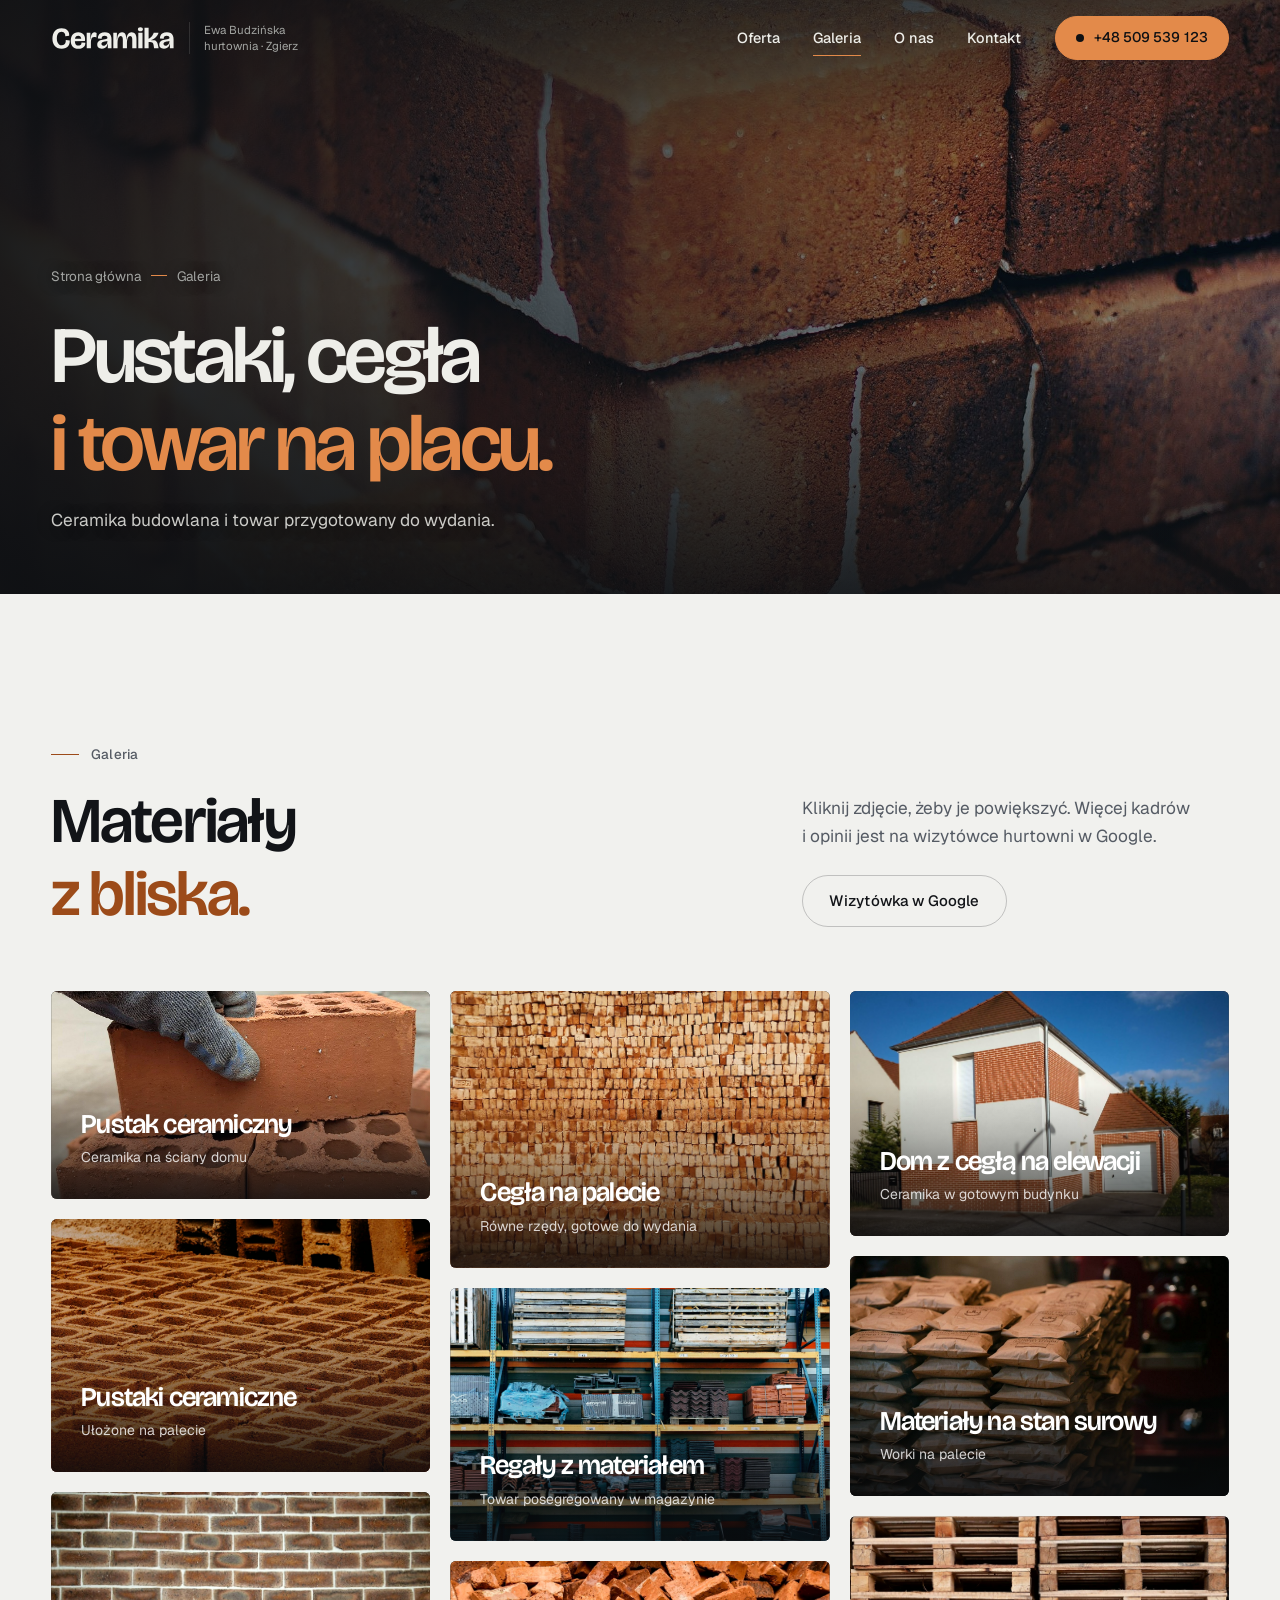
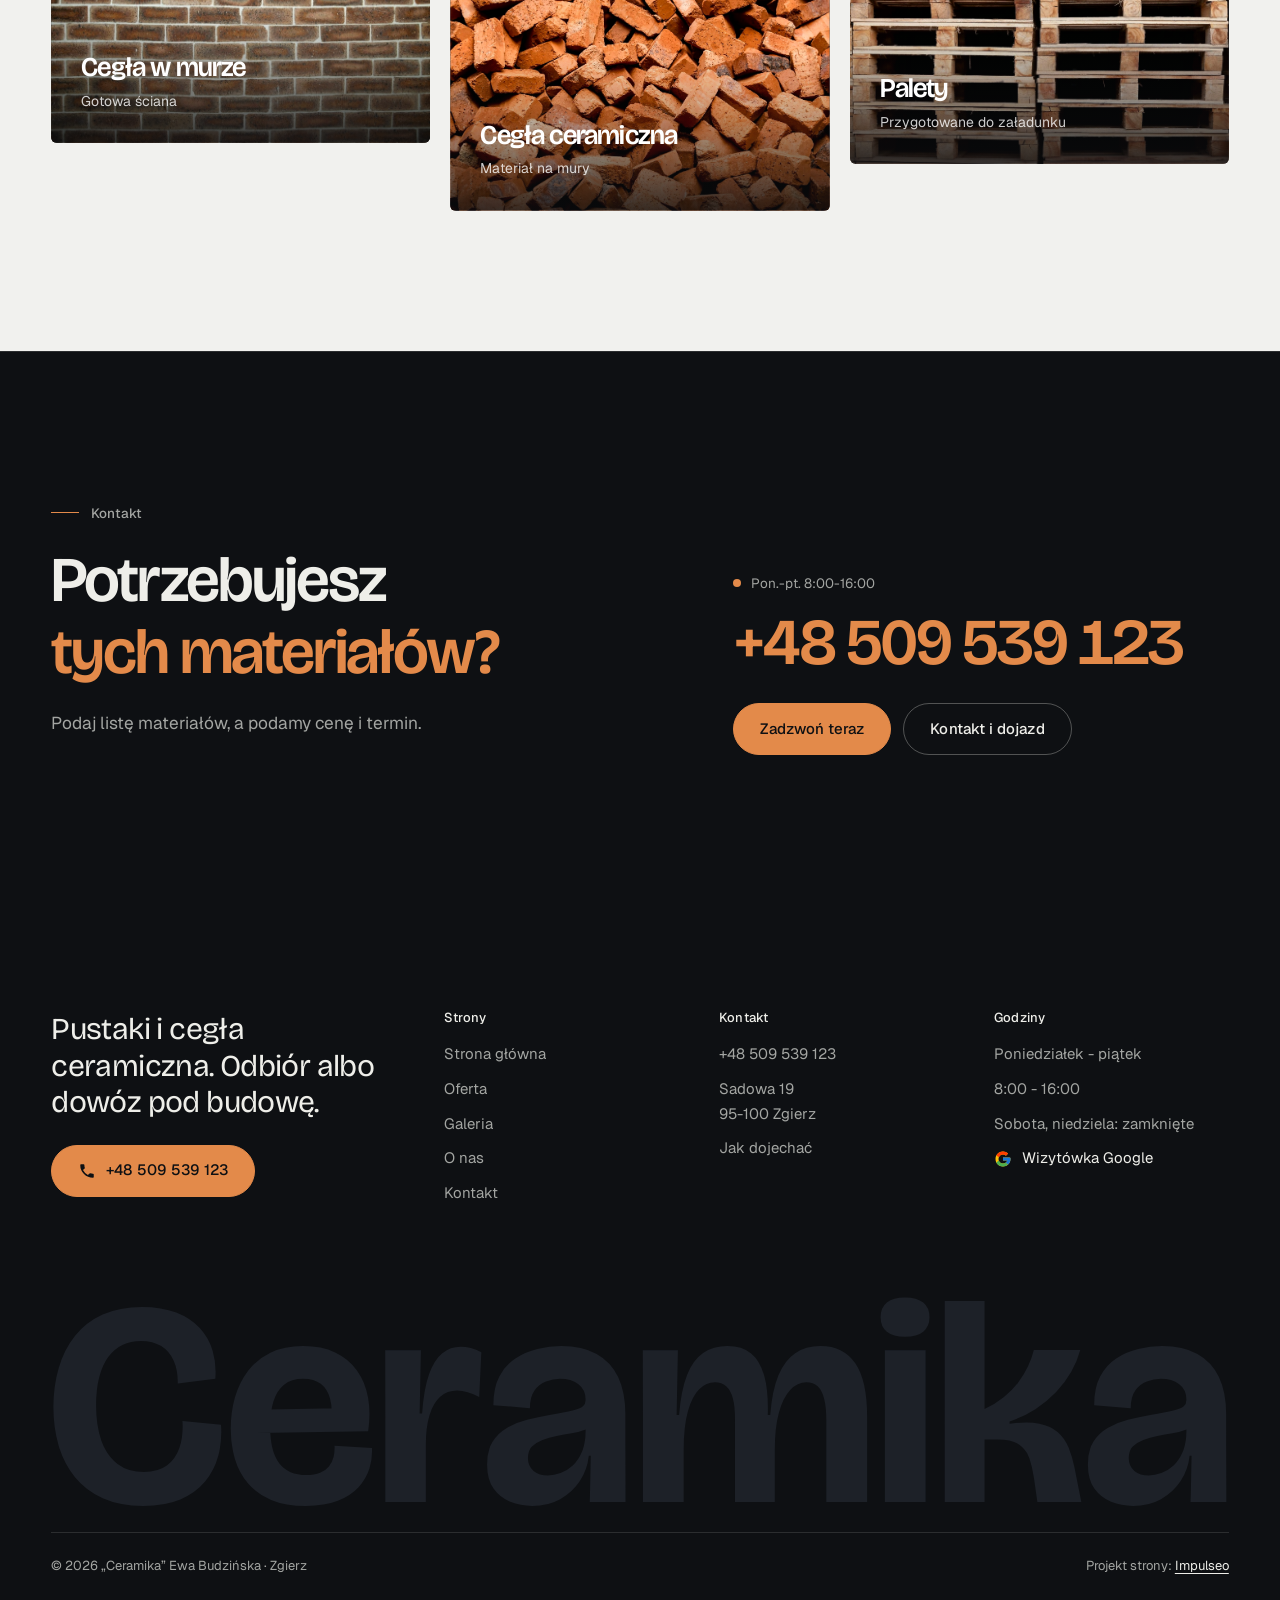
<file: realizacje.html>
<!DOCTYPE html>
<html lang="pl">
<head>
<meta charset="UTF-8">
<meta name="viewport" content="width=device-width, initial-scale=1.0">
<title>Galeria - pustaki, cegła i towar na placu | „Ceramika” Ewa Budzińska</title>
<meta name="description" content="Galeria hurtowni „Ceramika” Ewa Budzińska w Zgierzu: pustaki, cegła ceramiczna i towar przygotowany do wydania. Tel. +48 509 539 123.">
<link rel="canonical" href="https://impulseo-pl.github.io/ceramika-ewa-budzinska/realizacje.html">
<meta name="robots" content="noindex, nofollow">
<meta name="theme-color" content="#0E1013">
<meta property="og:type" content="website">
<meta property="og:locale" content="pl_PL">
<meta property="og:site_name" content="„Ceramika” Ewa Budzińska">
<meta property="og:title" content="Galeria - pustaki, cegła i towar na placu | „Ceramika” Ewa Budzińska">
<meta property="og:description" content="Galeria hurtowni „Ceramika” Ewa Budzińska w Zgierzu: pustaki, cegła ceramiczna i towar przygotowany do wydania. Tel. +48 509 539 123.">
<meta property="og:url" content="https://impulseo-pl.github.io/ceramika-ewa-budzinska/realizacje.html">
<meta property="og:image" content="https://impulseo-pl.github.io/ceramika-ewa-budzinska/img/og.jpg">
<meta property="og:image:width" content="1200">
<meta property="og:image:height" content="630">
<meta name="twitter:card" content="summary_large_image">
<script type="application/ld+json">{"@context": "https://schema.org", "@type": "HomeAndConstructionBusiness", "name": "„Ceramika” Ewa Budzińska", "url": "https://impulseo-pl.github.io/ceramika-ewa-budzinska/", "telephone": "+48509539123", "image": "https://impulseo-pl.github.io/ceramika-ewa-budzinska/img/og.jpg", "address": {"@type": "PostalAddress", "streetAddress": "Sadowa 19", "postalCode": "95-100", "addressLocality": "Zgierz", "addressCountry": "PL"}, "geo": {"@type": "GeoCoordinates", "latitude": 51.8400407, "longitude": 19.422623}, "openingHours": "Mo-Fr 08:00-16:00", "areaServed": "Zgierz", "aggregateRating": {"@type": "AggregateRating", "ratingValue": "4.4", "reviewCount": "29"}, "sameAs": ["https://www.google.com/maps?cid=14687535747138328840"]}</script>
<script>(function(){var d=document.documentElement;d.classList.add('js');try{if(!window.matchMedia('(prefers-reduced-motion: reduce)').matches)d.classList.add('anim');}catch(e){}setTimeout(function(){if(!d.classList.contains('anim-ok'))d.classList.remove('anim');},3500);})();</script>

<link rel="preload" as="image" href="img/about.jpg" fetchpriority="high">
<link rel="preconnect" href="https://fonts.googleapis.com">
<link rel="preconnect" href="https://fonts.gstatic.com" crossorigin>
<link href="https://fonts.googleapis.com/css2?family=Bricolage+Grotesque:opsz,wght@12..96,400..700&family=Geist:wght@400..600&display=swap" rel="stylesheet">
<link rel="stylesheet" href="assets/styles.css?v=20261103a">
<script src="assets/lenis.min.js?v=1.1.20" defer></script>
<script src="assets/main.js?v=20261103a" defer></script>
<meta name="nb-deploy" content="6e17d6d07ef7">
</head>
<body>
<a class="skip" href="#tresc">Przejdź do treści</a>
<header class="site-head">
<div class="head-in">
  <a class="brand" href="index.html" aria-label="„Ceramika” Ewa Budzińska - strona główna">
    <span class="znak"><svg class="wm" viewBox="21 -715 4069 736" role="img" aria-label="Ceramika"><path pathLength="1" style="--i:0" d="M338.9998779296875 13.79998779296875Q258.60009765625 13.79998779296875 199.90017700195312 -12.499969482421875Q141.20025634765625 -38.7999267578125 103.20025634765625 -85.9998779296875Q65.20025634765625 -133.1998291015625 47.200225830078125 -194.99984741210938Q29.2001953125 -256.79986572265625 29.2001953125 -327.5999755859375Q29.2001953125 -400.80010986328125 47.900238037109375 -464.0001220703125Q66.60028076171875 -527.2001342773438 104.20028686523438 -574.2001037597656Q141.80029296875 -621.2000732421875 199.50021362304688 -647.5000305175781Q257.20013427734375 -673.7999877929688 335.79986572265625 -673.7999877929688Q403.599609375 -673.7999877929688 453.5994873046875 -654.300048828125Q503.599365234375 -634.8001098632812 534.9993591308594 -600.6001892089844Q566.3993530273438 -566.4002685546875 579.6994323730469 -521.4003295898438Q592.99951171875 -476.400390625 588.7996215820312 -426.0003662109375L459.00079345703125 -409.40045166015625Q459.6007080078125 -455.20062255859375 444.90057373046875 -488.000732421875Q430.200439453125 -520.8008422851562 401.9002685546875 -538.6008911132812Q373.60009765625 -556.4009399414062 331.7999267578125 -556.4009399414062Q296.19976806640625 -556.4009399414062 267.5995788574219 -542.5008850097656Q238.9993896484375 -528.600830078125 218.69921875 -500.7007141113281Q198.3990478515625 -472.80059814453125 187.59893798828125 -431.10040283203125Q176.798828125 -389.40020751953125 176.798828125 -333.7999267578125Q176.798828125 -262.39959716796875 195.39898681640625 -210.79940795898438Q213.9991455078125 -159.19921875 250.89938354492188 -131.29913330078125Q287.79962158203125 -103.3990478515625 341.9998779296875 -103.3990478515625Q391.2000732421875 -103.3990478515625 421.30029296875 -125.59912109375Q451.4005126953125 -147.7991943359375 465.00067138671875 -187.79937744140625Q478.600830078125 -227.799560546875 475.20086669921875 -279.7999267578125L608.399658203125 -266.99993896484375Q612.599609375 -210.79986572265625 599.299560546875 -160.29986572265625Q585.99951171875 -109.79986572265625 553.3995056152344 -70.39990234375Q520.7994995117188 -30.99993896484375 467.6995849609375 -8.5999755859375Q414.59967041015625 13.79998779296875 338.9998779296875 13.79998779296875Z"/><path pathLength="1" style="--i:1" d="M901.599853515625 13.79998779296875Q830.8001098632812 13.79998779296875 781.6001892089844 -6.999969482421875Q732.4002685546875 -27.7999267578125 701.4002685546875 -64.59988403320312Q670.4002685546875 -101.39984130859375 656.2002258300781 -149.599853515625Q642.0001831054688 -197.79986572265625 642.0001831054688 -252.79998779296875Q642.0001831054688 -309.79998779296875 656.6001892089844 -361.2999572753906Q671.2001953125 -412.7999267578125 701.5001831054688 -452.5998840332031Q731.8001708984375 -492.39984130859375 779.2001037597656 -515.3998107910156Q826.6000366210938 -538.3997802734375 892.1998901367188 -538.3997802734375Q956.1996459960938 -538.3997802734375 1002.7995300292969 -516.2998657226562Q1049.3994140625 -494.199951171875 1078.0993957519531 -454.3000793457031Q1106.7993774414062 -414.40020751953125 1116.4994506835938 -361.00030517578125Q1126.1995239257812 -307.60040283203125 1116.9996337890625 -244.40045166015625L729.599365234375 -238.200439453125V-318.39996337890625L1010.20068359375 -323.5999755859375L989.6007080078125 -277.20025634765625Q994.400634765625 -324.2003173828125 985.1005249023438 -357.3004150390625Q975.8004150390625 -390.4005126953125 953.1002502441406 -408.1005859375Q930.4000854492188 -425.8006591796875 892.1998901367188 -425.8006591796875Q851.5996704101562 -425.8006591796875 826.199462890625 -405.1005554199219Q800.7992553710938 -384.40045166015625 789.4991149902344 -347.0002746582031Q778.198974609375 -309.60009765625 778.198974609375 -259.39990234375Q778.198974609375 -174.59967041015625 809.4992370605469 -133.69943237304688Q840.7994995117188 -92.7991943359375 903.1998901367188 -92.7991943359375Q931.8001708984375 -92.7991943359375 950.8003540039062 -100.69931030273438Q969.800537109375 -108.59942626953125 981.3006286621094 -122.59957885742188Q992.8007202148438 -136.5997314453125 997.3007507324219 -154.89984130859375Q1001.80078125 -173.199951171875 1000.6007690429688 -193.7999267578125L1129.9996337890625 -186.199951171875Q1132.1995849609375 -150.3997802734375 1121.2994995117188 -115.09976196289062Q1110.3994140625 -79.79974365234375 1083.6993713378906 -50.7998046875Q1056.9993286132812 -21.79986572265625 1012.0994262695312 -3.99993896484375Q967.1995239257812 13.79998779296875 901.599853515625 13.79998779296875Z"/><path pathLength="1" style="--i:2" d="M1176.2001953125 0.0V-274.39923095703125L1175.8001708984375 -524.3997802734375H1299.1991577148438L1294.7988891601562 -305.39923095703125H1303.1989135742188Q1309.1989135742188 -390.3992919921875 1327.1989440917969 -440.9994201660156Q1345.198974609375 -491.59954833984375 1373.0990600585938 -513.899658203125Q1400.9991455078125 -536.1997680664062 1436.1992797851562 -536.1997680664062Q1453.19921875 -536.1997680664062 1471.5991516113281 -531.6997985839844Q1489.9990844726562 -527.1998291015625 1507.9990234375 -517.39990234375L1500.5990600585938 -362.40142822265625Q1480.399169921875 -373.80133056640625 1460.999267578125 -379.2012634277344Q1441.599365234375 -384.6011962890625 1424.199462890625 -384.6011962890625Q1389.79931640625 -384.6011962890625 1365.6991882324219 -363.0009765625Q1341.5990600585938 -341.4007568359375 1328.8989868164062 -299.600341796875Q1316.1989135742188 -257.7999267578125 1316.1989135742188 -197.99932861328125V0.0Z"/><path pathLength="1" style="--i:3" d="M1683.6000366210938 13.79998779296875Q1643.4000244140625 13.79998779296875 1607.9000549316406 -0.4000244140625Q1572.4000854492188 -14.60003662109375 1550.1001281738281 -46.000030517578125Q1527.8001708984375 -77.4000244140625 1527.8001708984375 -129.39996337890625Q1527.8001708984375 -177.19989013671875 1546.2001342773438 -207.19985961914062Q1564.60009765625 -237.1998291015625 1596.1000671386719 -255.59982299804688Q1627.6000366210938 -273.99981689453125 1666.0000610351562 -283.6998291015625Q1704.4000854492188 -293.39984130859375 1743.6002197265625 -300.39984130859375Q1797.0003051757812 -310.1998291015625 1823.4003295898438 -316.0998229980469Q1849.8003540039062 -321.99981689453125 1859.0003356933594 -330.2998352050781Q1868.2003173828125 -338.599853515625 1868.2003173828125 -353.39990234375Q1868.2003173828125 -388.4002685546875 1843.4001159667969 -406.80047607421875Q1818.5999145507812 -425.20068359375 1779.5996704101562 -425.20068359375Q1755.3995361328125 -425.20068359375 1731.3994140625 -416.20062255859375Q1707.3992919921875 -407.2005615234375 1691.6991882324219 -385.2004699707031Q1675.9990844726562 -363.20037841796875 1675.7990112304688 -323.80029296875L1549.60009765625 -334.40032958984375Q1549.4002075195312 -394.0001220703125 1570.1001892089844 -433.6000061035156Q1590.8001708984375 -473.19989013671875 1625.6000671386719 -495.9998474121094Q1660.3999633789062 -518.7998046875 1701.6998291015625 -528.5997924804688Q1742.9996948242188 -538.3997802734375 1783.9995727539062 -538.3997802734375Q1856.9992065429688 -538.3997802734375 1906.2991027832031 -511.09991455078125Q1955.5989990234375 -483.800048828125 1980.5990295410156 -431.4002380371094Q2005.5990600585938 -379.00042724609375 2005.5990600585938 -302.80059814453125V-207.60052490234375Q2005.799072265625 -173.200439453125 2005.8990783691406 -138.30035400390625Q2005.9990844726562 -103.4002685546875 2006.0990905761719 -68.90017700195312Q2006.1990966796875 -34.40008544921875 2006.1990966796875 0.0H1882.60009765625Q1883.6001586914062 -38.8001708984375 1884.4002075195312 -77.70028686523438Q1885.2002563476562 -116.60040283203125 1886.0003051757812 -159.60052490234375H1879.4002685546875Q1874.4002075195312 -111.80035400390625 1848.4001770019531 -72.40023803710938Q1822.400146484375 -33.0001220703125 1780.4001159667969 -9.600067138671875Q1738.4000854492188 13.79998779296875 1683.6000366210938 13.79998779296875ZM1737.999267578125 -91.39923095703125Q1759.1995239257812 -91.39923095703125 1781.7997131347656 -99.79934692382812Q1804.39990234375 -108.199462890625 1823.9000244140625 -126.19964599609375Q1843.400146484375 -144.1998291015625 1855.6002197265625 -173.39999389648438Q1867.80029296875 -202.60015869140625 1868.2003173828125 -243.4002685546875L1868.4003295898438 -267.000244140625L1895.2003173828125 -271.600341796875Q1886.2002563476562 -257.80029296875 1865.8001403808594 -249.70028686523438Q1845.4000244140625 -241.60028076171875 1819.6998596191406 -237.00027465820312Q1793.9996948242188 -232.4002685546875 1767.7995300292969 -227.60025024414062Q1741.599365234375 -222.80023193359375 1719.19921875 -214.3001708984375Q1696.799072265625 -205.80010986328125 1682.8989868164062 -191.29998779296875Q1668.9989013671875 -176.79986572265625 1668.9989013671875 -151.399658203125Q1668.9989013671875 -122.79949951171875 1688.3989562988281 -107.099365234375Q1707.7990112304688 -91.39923095703125 1737.999267578125 -91.39923095703125Z"/><path pathLength="1" style="--i:4" d="M2066.4002075195312 0.0V-274.1988525390625L2065.8001708984375 -524.3997802734375H2187.19921875L2182.7989501953125 -300.5992431640625H2191.198974609375Q2198.198974609375 -386.39935302734375 2218.7989807128906 -438.4994812011719Q2239.3989868164062 -490.599609375 2274.2990112304688 -514.4996948242188Q2309.1990356445312 -538.3997802734375 2358.1990966796875 -538.3997802734375Q2408.9991455078125 -538.3997802734375 2440.1991577148438 -512.7997131347656Q2471.399169921875 -487.19964599609375 2485.7991333007812 -434.69952392578125Q2500.1990966796875 -382.19940185546875 2497.7990112304688 -300.5992431640625H2506.1990356445312Q2512.7990112304688 -385.39935302734375 2534.498992919922 -437.4994812011719Q2556.198974609375 -489.599609375 2592.498992919922 -513.9996948242188Q2628.7990112304688 -538.3997802734375 2679.3991088867188 -538.3997802734375Q2720.1990966796875 -538.3997802734375 2750.1990966796875 -523.3997802734375Q2780.1990966796875 -508.3997802734375 2800.599090576172 -478.2997741699219Q2820.9990844726562 -448.19976806640625 2830.9990844726562 -402.5997619628906Q2840.9990844726562 -356.999755859375 2840.9990844726562 -295.79974365234375V0.0H2700.0003662109375V-281.999755859375Q2700.0003662109375 -326.60015869140625 2692.600311279297 -355.900390625Q2685.2002563476562 -385.20062255859375 2670.100128173828 -399.4007263183594Q2655.0 -413.600830078125 2631.3997802734375 -413.600830078125Q2599.7994384765625 -413.600830078125 2575.0992736816406 -386.900634765625Q2550.3991088867188 -360.200439453125 2536.1990661621094 -308.5001525878906Q2521.9990234375 -256.79986572265625 2521.9990234375 -180.1995849609375V0.0H2384.4002685546875V-286.59979248046875Q2384.4002685546875 -330.20013427734375 2376.9002075195312 -358.1003723144531Q2369.400146484375 -386.0006103515625 2354.000030517578 -399.80072021484375Q2338.5999145507812 -413.600830078125 2315.19970703125 -413.600830078125Q2284.9993896484375 -413.600830078125 2260.69921875 -389.5006103515625Q2236.3990478515625 -365.400390625 2221.7989807128906 -313.7001037597656Q2207.1989135742188 -261.99981689453125 2207.1989135742188 -180.1995849609375V0.0Z"/><path pathLength="1" style="--i:5" d="M2902.2001953125 0.0V-524.3997802734375H3042.9989013671875V0.0ZM2971.799560546875 -570.4002685546875Q2930.7998657226562 -570.4002685546875 2909.2000427246094 -587.900146484375Q2887.6002197265625 -605.4000244140625 2887.6002197265625 -638.2453848855537Q2887.6002197265625 -671.9784578022204 2909.3049787064674 -689.2888504831415Q2931.0097376863723 -706.5992431640625 2971.761530056806 -706.5992431640625Q3013.3992309570312 -706.5992431640625 3034.999053955078 -688.8993835449219Q3056.598876953125 -671.1995239257812 3056.598876953125 -637.999755859375Q3056.598876953125 -605.9789460834704 3034.9573847452803 -588.189607319079Q3013.315892537435 -570.4002685546875 2971.799560546875 -570.4002685546875Z"/><path pathLength="1" style="--i:6" d="M3109.2001953125 0.0V-693.9996337890625H3246.7989501953125V-321.3995361328125Q3283.9991455078125 -337.99945068359375 3312.8994140625 -361.5994873046875Q3341.7996826171875 -385.19952392578125 3362.9999389648438 -412.9996032714844Q3384.2001953125 -440.7996826171875 3397.400360107422 -469.499755859375Q3410.6005249023438 -498.1998291015625 3417.00048828125 -524.7998046875H3577.5989379882812Q3567.3989868164062 -486.59991455078125 3546.398956298828 -449.49993896484375Q3525.39892578125 -412.39996337890625 3494.1988525390625 -379.49993896484375Q3462.998779296875 -346.59991455078125 3422.398712158203 -320.4999084472656Q3381.7986450195312 -294.39990234375 3333.1986083984375 -278.199951171875V-270.199951171875Q3395.7986450195312 -278.79986572265625 3436.0986938476562 -270.2998046875Q3476.3987426757812 -261.79974365234375 3500.0987854003906 -240.69970703125Q3523.798828125 -219.59967041015625 3536.6988525390625 -188.7996826171875Q3549.598876953125 -157.99969482421875 3556.9989013671875 -121.19976806640625L3581.198974609375 0.0H3429.2003784179688L3417.0003051757812 -85.599853515625Q3411.6002197265625 -121.60009765625 3401.6000366210938 -150.90017700195312Q3391.599853515625 -180.20025634765625 3366.9995727539062 -197.9002685546875Q3342.3992919921875 -215.60028076171875 3292.9989013671875 -215.80029296875L3246.7989501953125 -216.00030517578125V0.0Z"/><path pathLength="1" style="--i:7" d="M3759.6000366210938 13.79998779296875Q3719.4000244140625 13.79998779296875 3683.9000549316406 -0.4000244140625Q3648.4000854492188 -14.60003662109375 3626.100128173828 -46.000030517578125Q3603.8001708984375 -77.4000244140625 3603.8001708984375 -129.39996337890625Q3603.8001708984375 -177.19989013671875 3622.2001342773438 -207.19985961914062Q3640.60009765625 -237.1998291015625 3672.100067138672 -255.59982299804688Q3703.6000366210938 -273.99981689453125 3742.0000610351562 -283.6998291015625Q3780.4000854492188 -293.39984130859375 3819.6002197265625 -300.39984130859375Q3873.0003051757812 -310.1998291015625 3899.4003295898438 -316.0998229980469Q3925.8003540039062 -321.99981689453125 3935.0003356933594 -330.2998352050781Q3944.2003173828125 -338.599853515625 3944.2003173828125 -353.39990234375Q3944.2003173828125 -388.4002685546875 3919.400115966797 -406.80047607421875Q3894.5999145507812 -425.20068359375 3855.5996704101562 -425.20068359375Q3831.3995361328125 -425.20068359375 3807.3994140625 -416.20062255859375Q3783.3992919921875 -407.2005615234375 3767.699188232422 -385.2004699707031Q3751.9990844726562 -363.20037841796875 3751.7990112304688 -323.80029296875L3625.60009765625 -334.40032958984375Q3625.4002075195312 -394.0001220703125 3646.1001892089844 -433.6000061035156Q3666.8001708984375 -473.19989013671875 3701.600067138672 -495.9998474121094Q3736.3999633789062 -518.7998046875 3777.6998291015625 -528.5997924804688Q3818.9996948242188 -538.3997802734375 3859.9995727539062 -538.3997802734375Q3932.9992065429688 -538.3997802734375 3982.299102783203 -511.09991455078125Q4031.5989990234375 -483.800048828125 4056.5990295410156 -431.4002380371094Q4081.5990600585938 -379.00042724609375 4081.5990600585938 -302.80059814453125V-207.60052490234375Q4081.799072265625 -173.200439453125 4081.8990783691406 -138.30035400390625Q4081.9990844726562 -103.4002685546875 4082.099090576172 -68.90017700195312Q4082.1990966796875 -34.40008544921875 4082.1990966796875 0.0H3958.60009765625Q3959.6001586914062 -38.8001708984375 3960.4002075195312 -77.70028686523438Q3961.2002563476562 -116.60040283203125 3962.0003051757812 -159.60052490234375H3955.4002685546875Q3950.4002075195312 -111.80035400390625 3924.400177001953 -72.40023803710938Q3898.400146484375 -33.0001220703125 3856.400115966797 -9.600067138671875Q3814.4000854492188 13.79998779296875 3759.6000366210938 13.79998779296875ZM3813.999267578125 -91.39923095703125Q3835.1995239257812 -91.39923095703125 3857.7997131347656 -99.79934692382812Q3880.39990234375 -108.199462890625 3899.9000244140625 -126.19964599609375Q3919.400146484375 -144.1998291015625 3931.6002197265625 -173.39999389648438Q3943.80029296875 -202.60015869140625 3944.2003173828125 -243.4002685546875L3944.4003295898438 -267.000244140625L3971.2003173828125 -271.600341796875Q3962.2002563476562 -257.80029296875 3941.8001403808594 -249.70028686523438Q3921.4000244140625 -241.60028076171875 3895.6998596191406 -237.00027465820312Q3869.9996948242188 -232.4002685546875 3843.799530029297 -227.60025024414062Q3817.599365234375 -222.80023193359375 3795.19921875 -214.3001708984375Q3772.799072265625 -205.80010986328125 3758.8989868164062 -191.29998779296875Q3744.9989013671875 -176.79986572265625 3744.9989013671875 -151.399658203125Q3744.9989013671875 -122.79949951171875 3764.398956298828 -107.099365234375Q3783.7990112304688 -91.39923095703125 3813.999267578125 -91.39923095703125Z"/></svg></span>
    <span class="brand-sub">Ewa Budzińska<br>hurtownia · Zgierz</span>
  </a>
  <nav class="nav-links" aria-label="Menu główne">
    <a class="nl" href="oferta.html">Oferta</a><a class="nl" href="realizacje.html" aria-current="page">Galeria</a><a class="nl" href="o-nas.html">O&nbsp;nas</a><a class="nl" href="kontakt.html">Kontakt</a>
    <a class="btn btn-copper nav-cta" href="tel:+48509539123"><span class="live" aria-hidden="true"></span>+48 509 539 123</a>
  </nav>
  <button class="burger" type="button" aria-label="Otwórz menu" aria-expanded="false" aria-controls="mnav"><span></span><span></span></button>
</div>
</header>

<div class="mnav" id="mnav">
  <div class="mnav-in">
    <a class="ml" href="index.html">Strona główna</a><a class="ml" href="oferta.html">Oferta</a><a class="ml" href="realizacje.html" aria-current="page">Galeria</a><a class="ml" href="o-nas.html">O&nbsp;nas</a><a class="ml" href="kontakt.html">Kontakt</a>
    <div class="mnav-foot">
      <span>Ul. Sadowa 19, Zgierz · pon.-pt. 8:00-16:00</span>
      <a class="btn btn-copper" href="tel:+48509539123"><svg class="ico" width="16" height="16" viewBox="0 0 24 24" fill="none" aria-hidden="true"><path d="M6.6 10.8a15.5 15.5 0 0 0 6.6 6.6l2.2-2.2a1 1 0 0 1 1-.24 11.4 11.4 0 0 0 3.6.58 1 1 0 0 1 1 1V20a1 1 0 0 1-1 1A17 17 0 0 1 3 4a1 1 0 0 1 1-1h3.5a1 1 0 0 1 1 1c0 1.25.2 2.46.58 3.6a1 1 0 0 1-.25 1l-2.23 2.2Z" fill="currentColor"/></svg>+48 509 539 123</a>
    </div>
  </div>
</div>
<main id="tresc">

<section class="pagehead">
  <div class="pagehead-media"><img src="img/about.jpg" alt="Narożnik muru z cegły ceramicznej" width="1900" height="1267" decoding="async" fetchpriority="high"></div>
  <div class="ph-in">
    <p class="crumb up" style="--d:0"><a href="index.html">Strona główna</a><span class="sl" aria-hidden="true"></span>Galeria</p>
    <h1><span class="ln"><span class="ln-i" style="--k:0">Pustaki, cegła</span></span><span class="ln"><span class="ln-i" style="--k:1"><em>i&nbsp;towar na placu.</em></span></span></h1>
    <p class="ph-lead up" style="--d:300">Ceramika budowlana i&nbsp;towar przygotowany do wydania.</p>
  </div>
</section>

<section class="sec">
  <div class="wrap">
    <div class="sec-head">
      <div>
        <p class="eyebrow rv">Galeria</p>
        <h2 class="h2 rv rv-h"><span class="ln"><span class="ln-i" style="--k:0">Materiały</span></span><span class="ln"><span class="ln-i" style="--k:1"><em>z&nbsp;bliska.</em></span></span></h2>
      </div>
      <div class="side rv" style="--d:120">
        <p class="lead">Kliknij zdjęcie, żeby je powiększyć. Więcej kadrów i&nbsp;opinii jest na wizytówce hurtowni w&nbsp;Google.</p>
        <a class="btn btn-ghost" href="https://www.google.com/maps?cid=14687535747138328840" target="_blank" rel="noopener">Wizytówka w&nbsp;Google</a>
      </div>
    </div>
    <div class="masonry">
      <a class="tile rv-img rv" style="--d:0" href="img/g2.jpg" data-lb="Pustak ceramiczny - Ceramika na ściany domu">
        <img src="img/g2.jpg" alt="Pustak ceramiczny" width="1330" height="730" decoding="async">
        <span class="tile-cap"><h3>Pustak ceramiczny</h3><span>Ceramika na ściany domu</span></span>
      </a><a class="tile rv-img rv" style="--d:110" href="img/g1.jpg" data-lb="Pustaki ceramiczne - Ułożone na palecie">
        <img src="img/g1.jpg" alt="Pustaki ceramiczne" width="1900" height="1267" decoding="async">
        <span class="tile-cap"><h3>Pustaki ceramiczne</h3><span>Ułożone na palecie</span></span>
      </a><a class="tile rv-img rv" style="--d:220" href="img/g7.jpg" data-lb="Cegła w murze - Gotowa ściana">
        <img src="img/g7.jpg" alt="Cegła w murze" width="1566" height="1036" decoding="async">
        <span class="tile-cap"><h3>Cegła w&nbsp;murze</h3><span>Gotowa ściana</span></span>
      </a><a class="tile rv-img rv" style="--d:0" href="img/g9.jpg" data-lb="Cegła na palecie - Równe rzędy, gotowe do wydania">
        <img src="img/g9.jpg" alt="Cegła na palecie" width="1615" height="1179" decoding="async">
        <span class="tile-cap"><h3>Cegła na palecie</h3><span>Równe rzędy, gotowe do wydania</span></span>
      </a><a class="tile rv-img rv" style="--d:110" href="img/g5.jpg" data-lb="Regały z materiałem - Towar posegregowany w magazynie">
        <img src="img/g5.jpg" alt="Regały z materiałem" width="1900" height="1267" decoding="async">
        <span class="tile-cap"><h3>Regały z&nbsp;materiałem</h3><span>Towar posegregowany w&nbsp;magazynie</span></span>
      </a><a class="tile rv-img rv" style="--d:220" href="img/g3.jpg" data-lb="Cegła ceramiczna - Materiał na mury">
        <img src="img/g3.jpg" alt="Cegła ceramiczna" width="1854" height="1222" decoding="async">
        <span class="tile-cap"><h3>Cegła ceramiczna</h3><span>Materiał na mury</span></span>
      </a><a class="tile rv-img rv" style="--d:0" href="img/g8.jpg" data-lb="Dom z cegłą na elewacji - Ceramika w gotowym budynku">
        <img src="img/g8.jpg" alt="Dom z cegłą na elewacji" width="1538" height="994" loading="lazy" decoding="async">
        <span class="tile-cap"><h3>Dom z&nbsp;cegłą na elewacji</h3><span>Ceramika w&nbsp;gotowym budynku</span></span>
      </a><a class="tile rv-img rv" style="--d:110" href="img/g10.jpg" data-lb="Materiały na stan surowy - Worki na palecie">
        <img src="img/g10.jpg" alt="Materiały na stan surowy" width="1516" height="960" loading="lazy" decoding="async">
        <span class="tile-cap"><h3>Materiały na stan surowy</h3><span>Worki na palecie</span></span>
      </a><a class="tile rv-img rv" style="--d:220" href="img/g6.jpg" data-lb="Palety - Przygotowane do załadunku">
        <img src="img/g6.jpg" alt="Palety" width="1600" height="1045" loading="lazy" decoding="async">
        <span class="tile-cap"><h3>Palety</h3><span>Przygotowane do załadunku</span></span>
      </a>
    </div>
  </div>
</section>
<section class="cta-band dark">
  <div class="wrap cta-grid">
    <div>
      <p class="eyebrow rv">Kontakt</p>
      <h2 class="h2 rv rv-h"><span class="ln"><span class="ln-i" style="--k:0">Potrzebujesz</span></span><span class="ln"><span class="ln-i" style="--k:1"><em>tych materiałów?</em></span></span></h2>
      <p class="lead rv" style="--d:120">Podaj listę materiałów, a&nbsp;podamy cenę i&nbsp;termin.</p>
    </div>
    <div class="cta-side rv" style="--d:180">
      <span class="lbl"><span class="live" aria-hidden="true"></span>Pon.-pt. 8:00-16:00</span>
      <a class="cta-phone" href="tel:+48509539123">+48 509 539 123</a>
      <div class="cta-row">
        <a class="btn btn-copper" href="tel:+48509539123">Zadzwoń teraz</a>
        <a class="btn btn-ghost" href="kontakt.html">Kontakt i&nbsp;dojazd</a>
      </div>
    </div>
  </div>
</section>
</main>
<footer class="site-foot">
  <div class="wrap">
    <div class="foot-top">
      <div>
        <p class="foot-claim">Pustaki i&nbsp;cegła ceramiczna. Odbiór albo dowóz pod budowę.</p>
        <a class="btn btn-copper" href="tel:+48509539123"><svg class="ico" width="16" height="16" viewBox="0 0 24 24" fill="none" aria-hidden="true"><path d="M6.6 10.8a15.5 15.5 0 0 0 6.6 6.6l2.2-2.2a1 1 0 0 1 1-.24 11.4 11.4 0 0 0 3.6.58 1 1 0 0 1 1 1V20a1 1 0 0 1-1 1A17 17 0 0 1 3 4a1 1 0 0 1 1-1h3.5a1 1 0 0 1 1 1c0 1.25.2 2.46.58 3.6a1 1 0 0 1-.25 1l-2.23 2.2Z" fill="currentColor"/></svg>+48 509 539 123</a>
      </div>
      <div>
        <h4>Strony</h4>
        <ul><li><a href="index.html">Strona główna</a></li><li><a href="oferta.html">Oferta</a></li><li><a href="realizacje.html">Galeria</a></li><li><a href="o-nas.html">O&nbsp;nas</a></li><li><a href="kontakt.html">Kontakt</a></li></ul>
      </div>
      <div>
        <h4>Kontakt</h4>
        <ul>
          <li><a href="tel:+48509539123">+48 509 539 123</a></li>
          <li>Sadowa 19<br>95-100 Zgierz</li>
          <li><a href="https://www.google.com/maps?cid=14687535747138328840" target="_blank" rel="noopener">Jak dojechać</a></li>
        </ul>
      </div>
      <div>
        <h4>Godziny</h4>
        <ul>
          <li>Poniedziałek - piątek</li>
          <li>8:00 - 16:00</li>
          <li>Sobota, niedziela: zamknięte</li>
          <li><a class="soc" href="https://www.google.com/maps?cid=14687535747138328840" target="_blank" rel="noopener" aria-label="Wizytówka „Ceramika” Ewa Budzińska w Google"><svg class="g-logo" viewBox="0 0 48 48" aria-hidden="true"><path fill="#FFC107" d="M43.6 20.5H42V20H24v8h11.3C33.7 32.7 29.2 36 24 36c-6.6 0-12-5.4-12-12s5.4-12 12-12c3.1 0 5.8 1.2 7.9 3.1l5.7-5.7C34 6.1 29.3 4 24 4 12.9 4 4 12.9 4 24s8.9 20 20 20 20-8.9 20-20c0-1.3-.1-2.4-.4-3.5z"/><path fill="#FF3D00" d="m6.3 14.7 6.6 4.8C14.7 15.1 19 12 24 12c3.1 0 5.8 1.2 7.9 3.1l5.7-5.7C34 6.1 29.3 4 24 4 16.3 4 9.7 8.3 6.3 14.7z"/><path fill="#4CAF50" d="M24 44c5.2 0 9.9-2 13.4-5.2l-6.2-5.2A11.9 11.9 0 0 1 24 36c-5.2 0-9.6-3.3-11.3-7.9l-6.5 5C9.5 39.6 16.2 44 24 44z"/><path fill="#1976D2" d="M43.6 20.5H42V20H24v8h11.3a12 12 0 0 1-4.1 5.6l6.2 5.2C37 39.2 44 34 44 24c0-1.3-.1-2.4-.4-3.5z"/></svg>Wizytówka Google</a></li>
        </ul>
      </div>
    </div>
    <div class="foot-mark" aria-hidden="true"><svg class="wm-foot" viewBox="21 -715 4069 736" aria-hidden="true" focusable="false"><path style="--i:0" d="M338.9998779296875 13.79998779296875Q258.60009765625 13.79998779296875 199.90017700195312 -12.499969482421875Q141.20025634765625 -38.7999267578125 103.20025634765625 -85.9998779296875Q65.20025634765625 -133.1998291015625 47.200225830078125 -194.99984741210938Q29.2001953125 -256.79986572265625 29.2001953125 -327.5999755859375Q29.2001953125 -400.80010986328125 47.900238037109375 -464.0001220703125Q66.60028076171875 -527.2001342773438 104.20028686523438 -574.2001037597656Q141.80029296875 -621.2000732421875 199.50021362304688 -647.5000305175781Q257.20013427734375 -673.7999877929688 335.79986572265625 -673.7999877929688Q403.599609375 -673.7999877929688 453.5994873046875 -654.300048828125Q503.599365234375 -634.8001098632812 534.9993591308594 -600.6001892089844Q566.3993530273438 -566.4002685546875 579.6994323730469 -521.4003295898438Q592.99951171875 -476.400390625 588.7996215820312 -426.0003662109375L459.00079345703125 -409.40045166015625Q459.6007080078125 -455.20062255859375 444.90057373046875 -488.000732421875Q430.200439453125 -520.8008422851562 401.9002685546875 -538.6008911132812Q373.60009765625 -556.4009399414062 331.7999267578125 -556.4009399414062Q296.19976806640625 -556.4009399414062 267.5995788574219 -542.5008850097656Q238.9993896484375 -528.600830078125 218.69921875 -500.7007141113281Q198.3990478515625 -472.80059814453125 187.59893798828125 -431.10040283203125Q176.798828125 -389.40020751953125 176.798828125 -333.7999267578125Q176.798828125 -262.39959716796875 195.39898681640625 -210.79940795898438Q213.9991455078125 -159.19921875 250.89938354492188 -131.29913330078125Q287.79962158203125 -103.3990478515625 341.9998779296875 -103.3990478515625Q391.2000732421875 -103.3990478515625 421.30029296875 -125.59912109375Q451.4005126953125 -147.7991943359375 465.00067138671875 -187.79937744140625Q478.600830078125 -227.799560546875 475.20086669921875 -279.7999267578125L608.399658203125 -266.99993896484375Q612.599609375 -210.79986572265625 599.299560546875 -160.29986572265625Q585.99951171875 -109.79986572265625 553.3995056152344 -70.39990234375Q520.7994995117188 -30.99993896484375 467.6995849609375 -8.5999755859375Q414.59967041015625 13.79998779296875 338.9998779296875 13.79998779296875Z"/><path style="--i:1" d="M901.599853515625 13.79998779296875Q830.8001098632812 13.79998779296875 781.6001892089844 -6.999969482421875Q732.4002685546875 -27.7999267578125 701.4002685546875 -64.59988403320312Q670.4002685546875 -101.39984130859375 656.2002258300781 -149.599853515625Q642.0001831054688 -197.79986572265625 642.0001831054688 -252.79998779296875Q642.0001831054688 -309.79998779296875 656.6001892089844 -361.2999572753906Q671.2001953125 -412.7999267578125 701.5001831054688 -452.5998840332031Q731.8001708984375 -492.39984130859375 779.2001037597656 -515.3998107910156Q826.6000366210938 -538.3997802734375 892.1998901367188 -538.3997802734375Q956.1996459960938 -538.3997802734375 1002.7995300292969 -516.2998657226562Q1049.3994140625 -494.199951171875 1078.0993957519531 -454.3000793457031Q1106.7993774414062 -414.40020751953125 1116.4994506835938 -361.00030517578125Q1126.1995239257812 -307.60040283203125 1116.9996337890625 -244.40045166015625L729.599365234375 -238.200439453125V-318.39996337890625L1010.20068359375 -323.5999755859375L989.6007080078125 -277.20025634765625Q994.400634765625 -324.2003173828125 985.1005249023438 -357.3004150390625Q975.8004150390625 -390.4005126953125 953.1002502441406 -408.1005859375Q930.4000854492188 -425.8006591796875 892.1998901367188 -425.8006591796875Q851.5996704101562 -425.8006591796875 826.199462890625 -405.1005554199219Q800.7992553710938 -384.40045166015625 789.4991149902344 -347.0002746582031Q778.198974609375 -309.60009765625 778.198974609375 -259.39990234375Q778.198974609375 -174.59967041015625 809.4992370605469 -133.69943237304688Q840.7994995117188 -92.7991943359375 903.1998901367188 -92.7991943359375Q931.8001708984375 -92.7991943359375 950.8003540039062 -100.69931030273438Q969.800537109375 -108.59942626953125 981.3006286621094 -122.59957885742188Q992.8007202148438 -136.5997314453125 997.3007507324219 -154.89984130859375Q1001.80078125 -173.199951171875 1000.6007690429688 -193.7999267578125L1129.9996337890625 -186.199951171875Q1132.1995849609375 -150.3997802734375 1121.2994995117188 -115.09976196289062Q1110.3994140625 -79.79974365234375 1083.6993713378906 -50.7998046875Q1056.9993286132812 -21.79986572265625 1012.0994262695312 -3.99993896484375Q967.1995239257812 13.79998779296875 901.599853515625 13.79998779296875Z"/><path style="--i:2" d="M1176.2001953125 0.0V-274.39923095703125L1175.8001708984375 -524.3997802734375H1299.1991577148438L1294.7988891601562 -305.39923095703125H1303.1989135742188Q1309.1989135742188 -390.3992919921875 1327.1989440917969 -440.9994201660156Q1345.198974609375 -491.59954833984375 1373.0990600585938 -513.899658203125Q1400.9991455078125 -536.1997680664062 1436.1992797851562 -536.1997680664062Q1453.19921875 -536.1997680664062 1471.5991516113281 -531.6997985839844Q1489.9990844726562 -527.1998291015625 1507.9990234375 -517.39990234375L1500.5990600585938 -362.40142822265625Q1480.399169921875 -373.80133056640625 1460.999267578125 -379.2012634277344Q1441.599365234375 -384.6011962890625 1424.199462890625 -384.6011962890625Q1389.79931640625 -384.6011962890625 1365.6991882324219 -363.0009765625Q1341.5990600585938 -341.4007568359375 1328.8989868164062 -299.600341796875Q1316.1989135742188 -257.7999267578125 1316.1989135742188 -197.99932861328125V0.0Z"/><path style="--i:3" d="M1683.6000366210938 13.79998779296875Q1643.4000244140625 13.79998779296875 1607.9000549316406 -0.4000244140625Q1572.4000854492188 -14.60003662109375 1550.1001281738281 -46.000030517578125Q1527.8001708984375 -77.4000244140625 1527.8001708984375 -129.39996337890625Q1527.8001708984375 -177.19989013671875 1546.2001342773438 -207.19985961914062Q1564.60009765625 -237.1998291015625 1596.1000671386719 -255.59982299804688Q1627.6000366210938 -273.99981689453125 1666.0000610351562 -283.6998291015625Q1704.4000854492188 -293.39984130859375 1743.6002197265625 -300.39984130859375Q1797.0003051757812 -310.1998291015625 1823.4003295898438 -316.0998229980469Q1849.8003540039062 -321.99981689453125 1859.0003356933594 -330.2998352050781Q1868.2003173828125 -338.599853515625 1868.2003173828125 -353.39990234375Q1868.2003173828125 -388.4002685546875 1843.4001159667969 -406.80047607421875Q1818.5999145507812 -425.20068359375 1779.5996704101562 -425.20068359375Q1755.3995361328125 -425.20068359375 1731.3994140625 -416.20062255859375Q1707.3992919921875 -407.2005615234375 1691.6991882324219 -385.2004699707031Q1675.9990844726562 -363.20037841796875 1675.7990112304688 -323.80029296875L1549.60009765625 -334.40032958984375Q1549.4002075195312 -394.0001220703125 1570.1001892089844 -433.6000061035156Q1590.8001708984375 -473.19989013671875 1625.6000671386719 -495.9998474121094Q1660.3999633789062 -518.7998046875 1701.6998291015625 -528.5997924804688Q1742.9996948242188 -538.3997802734375 1783.9995727539062 -538.3997802734375Q1856.9992065429688 -538.3997802734375 1906.2991027832031 -511.09991455078125Q1955.5989990234375 -483.800048828125 1980.5990295410156 -431.4002380371094Q2005.5990600585938 -379.00042724609375 2005.5990600585938 -302.80059814453125V-207.60052490234375Q2005.799072265625 -173.200439453125 2005.8990783691406 -138.30035400390625Q2005.9990844726562 -103.4002685546875 2006.0990905761719 -68.90017700195312Q2006.1990966796875 -34.40008544921875 2006.1990966796875 0.0H1882.60009765625Q1883.6001586914062 -38.8001708984375 1884.4002075195312 -77.70028686523438Q1885.2002563476562 -116.60040283203125 1886.0003051757812 -159.60052490234375H1879.4002685546875Q1874.4002075195312 -111.80035400390625 1848.4001770019531 -72.40023803710938Q1822.400146484375 -33.0001220703125 1780.4001159667969 -9.600067138671875Q1738.4000854492188 13.79998779296875 1683.6000366210938 13.79998779296875ZM1737.999267578125 -91.39923095703125Q1759.1995239257812 -91.39923095703125 1781.7997131347656 -99.79934692382812Q1804.39990234375 -108.199462890625 1823.9000244140625 -126.19964599609375Q1843.400146484375 -144.1998291015625 1855.6002197265625 -173.39999389648438Q1867.80029296875 -202.60015869140625 1868.2003173828125 -243.4002685546875L1868.4003295898438 -267.000244140625L1895.2003173828125 -271.600341796875Q1886.2002563476562 -257.80029296875 1865.8001403808594 -249.70028686523438Q1845.4000244140625 -241.60028076171875 1819.6998596191406 -237.00027465820312Q1793.9996948242188 -232.4002685546875 1767.7995300292969 -227.60025024414062Q1741.599365234375 -222.80023193359375 1719.19921875 -214.3001708984375Q1696.799072265625 -205.80010986328125 1682.8989868164062 -191.29998779296875Q1668.9989013671875 -176.79986572265625 1668.9989013671875 -151.399658203125Q1668.9989013671875 -122.79949951171875 1688.3989562988281 -107.099365234375Q1707.7990112304688 -91.39923095703125 1737.999267578125 -91.39923095703125Z"/><path style="--i:4" d="M2066.4002075195312 0.0V-274.1988525390625L2065.8001708984375 -524.3997802734375H2187.19921875L2182.7989501953125 -300.5992431640625H2191.198974609375Q2198.198974609375 -386.39935302734375 2218.7989807128906 -438.4994812011719Q2239.3989868164062 -490.599609375 2274.2990112304688 -514.4996948242188Q2309.1990356445312 -538.3997802734375 2358.1990966796875 -538.3997802734375Q2408.9991455078125 -538.3997802734375 2440.1991577148438 -512.7997131347656Q2471.399169921875 -487.19964599609375 2485.7991333007812 -434.69952392578125Q2500.1990966796875 -382.19940185546875 2497.7990112304688 -300.5992431640625H2506.1990356445312Q2512.7990112304688 -385.39935302734375 2534.498992919922 -437.4994812011719Q2556.198974609375 -489.599609375 2592.498992919922 -513.9996948242188Q2628.7990112304688 -538.3997802734375 2679.3991088867188 -538.3997802734375Q2720.1990966796875 -538.3997802734375 2750.1990966796875 -523.3997802734375Q2780.1990966796875 -508.3997802734375 2800.599090576172 -478.2997741699219Q2820.9990844726562 -448.19976806640625 2830.9990844726562 -402.5997619628906Q2840.9990844726562 -356.999755859375 2840.9990844726562 -295.79974365234375V0.0H2700.0003662109375V-281.999755859375Q2700.0003662109375 -326.60015869140625 2692.600311279297 -355.900390625Q2685.2002563476562 -385.20062255859375 2670.100128173828 -399.4007263183594Q2655.0 -413.600830078125 2631.3997802734375 -413.600830078125Q2599.7994384765625 -413.600830078125 2575.0992736816406 -386.900634765625Q2550.3991088867188 -360.200439453125 2536.1990661621094 -308.5001525878906Q2521.9990234375 -256.79986572265625 2521.9990234375 -180.1995849609375V0.0H2384.4002685546875V-286.59979248046875Q2384.4002685546875 -330.20013427734375 2376.9002075195312 -358.1003723144531Q2369.400146484375 -386.0006103515625 2354.000030517578 -399.80072021484375Q2338.5999145507812 -413.600830078125 2315.19970703125 -413.600830078125Q2284.9993896484375 -413.600830078125 2260.69921875 -389.5006103515625Q2236.3990478515625 -365.400390625 2221.7989807128906 -313.7001037597656Q2207.1989135742188 -261.99981689453125 2207.1989135742188 -180.1995849609375V0.0Z"/><path style="--i:5" d="M2902.2001953125 0.0V-524.3997802734375H3042.9989013671875V0.0ZM2971.799560546875 -570.4002685546875Q2930.7998657226562 -570.4002685546875 2909.2000427246094 -587.900146484375Q2887.6002197265625 -605.4000244140625 2887.6002197265625 -638.2453848855537Q2887.6002197265625 -671.9784578022204 2909.3049787064674 -689.2888504831415Q2931.0097376863723 -706.5992431640625 2971.761530056806 -706.5992431640625Q3013.3992309570312 -706.5992431640625 3034.999053955078 -688.8993835449219Q3056.598876953125 -671.1995239257812 3056.598876953125 -637.999755859375Q3056.598876953125 -605.9789460834704 3034.9573847452803 -588.189607319079Q3013.315892537435 -570.4002685546875 2971.799560546875 -570.4002685546875Z"/><path style="--i:6" d="M3109.2001953125 0.0V-693.9996337890625H3246.7989501953125V-321.3995361328125Q3283.9991455078125 -337.99945068359375 3312.8994140625 -361.5994873046875Q3341.7996826171875 -385.19952392578125 3362.9999389648438 -412.9996032714844Q3384.2001953125 -440.7996826171875 3397.400360107422 -469.499755859375Q3410.6005249023438 -498.1998291015625 3417.00048828125 -524.7998046875H3577.5989379882812Q3567.3989868164062 -486.59991455078125 3546.398956298828 -449.49993896484375Q3525.39892578125 -412.39996337890625 3494.1988525390625 -379.49993896484375Q3462.998779296875 -346.59991455078125 3422.398712158203 -320.4999084472656Q3381.7986450195312 -294.39990234375 3333.1986083984375 -278.199951171875V-270.199951171875Q3395.7986450195312 -278.79986572265625 3436.0986938476562 -270.2998046875Q3476.3987426757812 -261.79974365234375 3500.0987854003906 -240.69970703125Q3523.798828125 -219.59967041015625 3536.6988525390625 -188.7996826171875Q3549.598876953125 -157.99969482421875 3556.9989013671875 -121.19976806640625L3581.198974609375 0.0H3429.2003784179688L3417.0003051757812 -85.599853515625Q3411.6002197265625 -121.60009765625 3401.6000366210938 -150.90017700195312Q3391.599853515625 -180.20025634765625 3366.9995727539062 -197.9002685546875Q3342.3992919921875 -215.60028076171875 3292.9989013671875 -215.80029296875L3246.7989501953125 -216.00030517578125V0.0Z"/><path style="--i:7" d="M3759.6000366210938 13.79998779296875Q3719.4000244140625 13.79998779296875 3683.9000549316406 -0.4000244140625Q3648.4000854492188 -14.60003662109375 3626.100128173828 -46.000030517578125Q3603.8001708984375 -77.4000244140625 3603.8001708984375 -129.39996337890625Q3603.8001708984375 -177.19989013671875 3622.2001342773438 -207.19985961914062Q3640.60009765625 -237.1998291015625 3672.100067138672 -255.59982299804688Q3703.6000366210938 -273.99981689453125 3742.0000610351562 -283.6998291015625Q3780.4000854492188 -293.39984130859375 3819.6002197265625 -300.39984130859375Q3873.0003051757812 -310.1998291015625 3899.4003295898438 -316.0998229980469Q3925.8003540039062 -321.99981689453125 3935.0003356933594 -330.2998352050781Q3944.2003173828125 -338.599853515625 3944.2003173828125 -353.39990234375Q3944.2003173828125 -388.4002685546875 3919.400115966797 -406.80047607421875Q3894.5999145507812 -425.20068359375 3855.5996704101562 -425.20068359375Q3831.3995361328125 -425.20068359375 3807.3994140625 -416.20062255859375Q3783.3992919921875 -407.2005615234375 3767.699188232422 -385.2004699707031Q3751.9990844726562 -363.20037841796875 3751.7990112304688 -323.80029296875L3625.60009765625 -334.40032958984375Q3625.4002075195312 -394.0001220703125 3646.1001892089844 -433.6000061035156Q3666.8001708984375 -473.19989013671875 3701.600067138672 -495.9998474121094Q3736.3999633789062 -518.7998046875 3777.6998291015625 -528.5997924804688Q3818.9996948242188 -538.3997802734375 3859.9995727539062 -538.3997802734375Q3932.9992065429688 -538.3997802734375 3982.299102783203 -511.09991455078125Q4031.5989990234375 -483.800048828125 4056.5990295410156 -431.4002380371094Q4081.5990600585938 -379.00042724609375 4081.5990600585938 -302.80059814453125V-207.60052490234375Q4081.799072265625 -173.200439453125 4081.8990783691406 -138.30035400390625Q4081.9990844726562 -103.4002685546875 4082.099090576172 -68.90017700195312Q4082.1990966796875 -34.40008544921875 4082.1990966796875 0.0H3958.60009765625Q3959.6001586914062 -38.8001708984375 3960.4002075195312 -77.70028686523438Q3961.2002563476562 -116.60040283203125 3962.0003051757812 -159.60052490234375H3955.4002685546875Q3950.4002075195312 -111.80035400390625 3924.400177001953 -72.40023803710938Q3898.400146484375 -33.0001220703125 3856.400115966797 -9.600067138671875Q3814.4000854492188 13.79998779296875 3759.6000366210938 13.79998779296875ZM3813.999267578125 -91.39923095703125Q3835.1995239257812 -91.39923095703125 3857.7997131347656 -99.79934692382812Q3880.39990234375 -108.199462890625 3899.9000244140625 -126.19964599609375Q3919.400146484375 -144.1998291015625 3931.6002197265625 -173.39999389648438Q3943.80029296875 -202.60015869140625 3944.2003173828125 -243.4002685546875L3944.4003295898438 -267.000244140625L3971.2003173828125 -271.600341796875Q3962.2002563476562 -257.80029296875 3941.8001403808594 -249.70028686523438Q3921.4000244140625 -241.60028076171875 3895.6998596191406 -237.00027465820312Q3869.9996948242188 -232.4002685546875 3843.799530029297 -227.60025024414062Q3817.599365234375 -222.80023193359375 3795.19921875 -214.3001708984375Q3772.799072265625 -205.80010986328125 3758.8989868164062 -191.29998779296875Q3744.9989013671875 -176.79986572265625 3744.9989013671875 -151.399658203125Q3744.9989013671875 -122.79949951171875 3764.398956298828 -107.099365234375Q3783.7990112304688 -91.39923095703125 3813.999267578125 -91.39923095703125Z"/></svg></div>
    <div class="foot-bottom">
      <span>© 2026 „Ceramika” Ewa Budzińska · Zgierz</span>
      <span>Projekt strony: <a class="foot-credit" href="https://impulseo.pl" target="_blank" rel="noopener">Impulseo</a></span>
    </div>
  </div>
</footer>
<div class="sticky-call">
  <a class="btn btn-copper" href="tel:+48509539123"><svg class="ico" width="16" height="16" viewBox="0 0 24 24" fill="none" aria-hidden="true"><path d="M6.6 10.8a15.5 15.5 0 0 0 6.6 6.6l2.2-2.2a1 1 0 0 1 1-.24 11.4 11.4 0 0 0 3.6.58 1 1 0 0 1 1 1V20a1 1 0 0 1-1 1A17 17 0 0 1 3 4a1 1 0 0 1 1-1h3.5a1 1 0 0 1 1 1c0 1.25.2 2.46.58 3.6a1 1 0 0 1-.25 1l-2.23 2.2Z" fill="currentColor"/></svg>Zadzwoń</a>
  <a class="btn btn-ghost" href="kontakt.html">Kontakt i&nbsp;dojazd</a>
</div>
<div class="demo-wazne" data-do="2026-11-08" data-cykl="3" hidden><svg class="dw-ico" width="13" height="13" viewBox="0 0 24 24" fill="none" aria-hidden="true"><circle cx="12" cy="12" r="8.6" stroke="currentColor" stroke-width="1.8"/><path d="M12 7.2V12l3.3 2" stroke="currentColor" stroke-width="1.8" stroke-linecap="round"/></svg><span class="dw-txt"></span></div>
</body>
</html>
</file>
<file: assets/styles.css>
/* „Ceramika” Ewa Budzińska - hurtownia materiałów budowlanych. Projekt strony: Impulseo, 11.2026.
   Szata graficzna wspólna z naszym wzorem: grafit + miedź (kolor wypalonej ceramiki). Krój: Bricolage Grotesque + Geist. */
:root{
  --ink:#0E1013;--ink-2:#15181D;--ink-3:#1D2128;--ink-line:rgba(238,238,233,.13);
  --paper:#F1F1EE;--paper-2:#E7E8E4;--line:rgba(18,20,24,.12);
  --text:#121418;--muted:#555B64;
  --on-dark:#EEEEE9;--on-dark-2:#A3A5A2;
  --accent:#E38A4A;--accent-d:#9C4B19;--accent-soft:rgba(227,138,74,.14);
  --paper-3:#FFFFFF;
  --f-display:"Bricolage Grotesque","Geist",system-ui,sans-serif;
  --f-body:"Geist",system-ui,-apple-system,"Segoe UI",sans-serif;
  --expo:cubic-bezier(.16,1,.3,1);--ease:cubic-bezier(.16,.84,.44,1);--in:cubic-bezier(.7,0,.84,0);
  --wrap:min(1320px, 100% - clamp(40px, 8vw, 128px));
  --nav-h:76px;
  --img-zoom:1.05;--img-dur:1.4s;--img-rest:brightness(1);--img-hot:brightness(1.08);
}
*,*::before,*::after{box-sizing:border-box}
html{-webkit-text-size-adjust:100%;background:var(--ink)}
html.lenis,html.lenis body{height:auto}
.lenis.lenis-smooth [data-lenis-prevent]{overscroll-behavior:contain}
.lenis.lenis-stopped{overflow:clip}
.lenis.lenis-smooth iframe{pointer-events:none}
body{margin:0;font-family:var(--f-body);font-size:17px;line-height:1.65;color:var(--text);background:var(--paper);-webkit-font-smoothing:antialiased;-moz-osx-font-smoothing:grayscale;overflow-x:clip}
img{display:block;max-width:100%;height:auto}
a{color:inherit;text-decoration:none}
p{margin:0 0 1em;max-width:62ch}
ul,ol{margin:0}
h1,h2,h3{font-family:var(--f-display);font-weight:600;letter-spacing:-.03em;margin:0;font-variation-settings:"opsz" 96;text-wrap:balance}
h2 em,h1 em{font-style:normal;color:var(--accent-d)}
.dark h1 em,.dark h2 em,.hero h1 em,.pagehead h1 em,.stopklatka h2 em{color:var(--accent)}
::selection{background:var(--accent);color:var(--ink)}
:focus-visible{outline:2px solid var(--accent);outline-offset:3px}
.skip{position:absolute;left:12px;top:-60px;z-index:300;background:var(--accent);color:var(--ink);padding:10px 16px;border-radius:8px;font-weight:500}
.skip:focus{top:12px}
.wrap{width:var(--wrap);margin-inline:auto}
.sec{padding:clamp(88px, 11vw, 168px) 0}
.dark{background:var(--ink);color:var(--on-dark)}
.dark-2{background:var(--ink-2);color:var(--on-dark)}
.paper-2{background:var(--paper-2)}
.nw{white-space:nowrap}
.ico{width:18px;height:18px;flex:none}

/* ---------- nagłówki sekcji ---------- */
.eyebrow{display:inline-flex;align-items:center;gap:12px;font-size:13.5px;font-weight:500;letter-spacing:.01em;color:var(--muted);margin:0 0 24px}
.eyebrow::before{content:"";width:28px;height:1px;background:var(--accent-d)}
.dark .eyebrow,.dark-2 .eyebrow,.stopklatka .eyebrow{color:var(--on-dark-2)}
.dark .eyebrow::before,.dark-2 .eyebrow::before,.stopklatka .eyebrow::before{background:var(--accent)}
.h2{font-size:clamp(2.3rem, 1.1rem + 3.6vw, 4.4rem);line-height:1.02}
.ln{display:block;overflow:hidden;padding:.12em 0 .14em;margin:-.12em 0 -.14em}
.ln-i{display:block}
.lead{font-size:1.08rem;color:var(--muted);max-width:52ch}
.dark .lead,.dark-2 .lead{color:var(--on-dark-2)}
.sec-head{display:grid;grid-template-columns:minmax(0,1.25fr) minmax(0,.75fr);gap:40px;align-items:end;margin-bottom:clamp(44px, 5vw, 72px)}
.sec-head .lead{margin:0}
.sec-head .side{display:flex;flex-direction:column;gap:24px;align-items:flex-start}

/* ---------- przyciski (klocki: jedna reakcja na kursor dla wszystkich) ---------- */
.btn{position:relative;isolation:isolate;overflow:hidden;display:inline-flex;align-items:center;justify-content:center;gap:10px;min-height:52px;padding:0 26px;border-radius:999px;border:1px solid transparent;font:500 15px/1.1 var(--f-body);letter-spacing:.005em;cursor:pointer;white-space:nowrap;transition:background-color .72s var(--ease),color .72s var(--ease),border-color .72s var(--ease),box-shadow .72s var(--ease)}
.btn::after,.card::after,.faq-item::after,.op-google::after{content:"";position:absolute;inset:0;z-index:-1;pointer-events:none;background:linear-gradient(105deg,transparent 30%,rgba(255,255,255,.26) 50%,transparent 70%);transform:translateX(-120%);transition:transform .72s var(--ease)}
.btn-copper{background:var(--accent);color:var(--ink);border-color:var(--accent)}
.btn-ghost{background:transparent;color:var(--text);border-color:rgba(18,20,24,.22)}
.dark .btn-ghost,.dark-2 .btn-ghost,.hero .btn-ghost,.stopklatka .btn-ghost,.pagehead .btn-ghost,.site-foot .btn-ghost{color:var(--on-dark);border-color:rgba(238,238,233,.3)}
.btn .arr{transition:transform .72s var(--ease)}
@media (hover:hover){
  .btn:hover,.card:hover,.faq-item:hover,.op-google:hover{background-color:var(--accent-d);color:#fff;border-color:var(--accent-d);box-shadow:0 0 0 4px rgba(227,138,74,.2)}
  .btn:hover::after,.card:hover::after,.faq-item:hover::after,.op-google:hover::after{transform:translateX(120%)}
}

/* ---------- pasek nawigacji ---------- */
.site-head{position:fixed;left:0;right:0;top:0;z-index:100;height:var(--nav-h);color:var(--on-dark);transition:transform .6s var(--expo)}
.site-head::before{content:"";position:absolute;inset:0;z-index:-1;background-color:rgba(14,16,19,0);border-bottom:1px solid transparent;transition:background-color .5s var(--ease),border-color .5s var(--ease)}
.site-head.is-scrolled::before{background-color:rgba(14,16,19,.86);border-bottom-color:var(--ink-line);-webkit-backdrop-filter:blur(14px) saturate(140%);backdrop-filter:blur(14px) saturate(140%)}
.site-head.is-hidden{transform:translateY(-100%)}
.head-in{width:var(--wrap);height:100%;margin-inline:auto;display:flex;align-items:center;justify-content:space-between;gap:24px}
.brand{display:flex;align-items:center;gap:14px;flex:none}
.znak{display:block;width:124px;height:22px}
.wm{display:block;width:100%;height:100%;overflow:visible}
.wm path{fill:currentColor}
.brand-sub{font-size:11.5px;line-height:1.35;color:var(--on-dark-2);padding-left:14px;border-left:1px solid var(--ink-line)}
.nav-links{display:flex;align-items:center;gap:clamp(20px, 2.6vw, 38px)}
.nl{position:relative;font-size:14.5px;font-weight:500;padding:8px 0;color:var(--on-dark)}
.nl::after{content:"";position:absolute;left:0;right:0;bottom:2px;height:1px;background:var(--accent);transform:scaleX(0);transform-origin:right;transition:transform .55s var(--ease)}
.nl:hover::after,.nl[aria-current="page"]::after{transform:scaleX(1);transform-origin:left}
.nav-cta{min-height:44px;padding:0 20px;font-size:14px}
.live{width:8px;height:8px;border-radius:50%;background:var(--accent);flex:none;animation:live 2.4s var(--ease) infinite}
.btn-copper .live{background:var(--ink)}
@keyframes live{0%{box-shadow:0 0 0 0 rgba(227,138,74,.55)}70%{box-shadow:0 0 0 10px rgba(227,138,74,0)}100%{box-shadow:0 0 0 0 rgba(227,138,74,0)}}
.burger{display:none;width:48px;height:48px;border-radius:50%;border:1px solid var(--ink-line);background:transparent;color:var(--on-dark);cursor:pointer;position:relative}
.burger span{position:absolute;left:15px;right:15px;height:1.5px;background:currentColor;transition:transform .5s var(--expo),top .5s var(--expo)}
.burger span:nth-child(1){top:19px}
.burger span:nth-child(2){top:27px}
.menu-open .burger span:nth-child(1){top:23px;transform:rotate(45deg)}
.menu-open .burger span:nth-child(2){top:23px;transform:rotate(-45deg)}
.mnav{position:fixed;inset:0;z-index:99;background:var(--ink);color:var(--on-dark);padding:calc(var(--nav-h) + 32px) 0 32px;display:flex;flex-direction:column;visibility:hidden;clip-path:inset(0 0 100% 0);transition:clip-path .7s var(--expo),visibility 0s .7s}
.menu-open .mnav{visibility:visible;clip-path:inset(0 0 0 0);transition:clip-path .7s var(--expo)}
.mnav-in{width:var(--wrap);margin-inline:auto;display:flex;flex-direction:column;height:100%}
.mnav a.ml{display:block;font-family:var(--f-display);font-size:clamp(2.2rem, 1.2rem + 5vw, 3.2rem);font-weight:600;letter-spacing:-.03em;line-height:1.2;padding:6px 0;border-bottom:1px solid var(--ink-line);transform:translateY(24px);opacity:0;transition:transform .7s var(--expo),opacity .7s var(--expo)}
.menu-open .mnav a.ml{transform:none;opacity:1}
.menu-open .mnav a.ml:nth-child(2){transition-delay:.05s}
.menu-open .mnav a.ml:nth-child(3){transition-delay:.1s}
.menu-open .mnav a.ml:nth-child(4){transition-delay:.15s}
.menu-open .mnav a.ml:nth-child(5){transition-delay:.2s}
.mnav a.ml[aria-current="page"]{color:var(--accent)}
.mnav-foot{margin-top:auto;padding-top:28px;display:flex;flex-direction:column;gap:14px;color:var(--on-dark-2);font-size:14px}
.mnav-foot .btn{align-self:flex-start}

/* ---------- ekran wejścia: nazwa Ceramika rysowana linią ---------- */
.intro{display:none}
.intro-on body{overflow:hidden}
.intro-on .intro{display:block;position:fixed;inset:0;z-index:1;background:var(--ink);transform:translateY(0);transition:transform .74s cubic-bezier(.66,0,.24,1)}
.intro-on .intro::before{content:"";position:absolute;inset:0;background:radial-gradient(60% 50% at 50% 50%,rgba(227,138,74,.08),transparent 70%);opacity:0;transition:opacity .9s var(--ease)}
.intro-on.intro-gra .intro::before{opacity:1}
.intro-on .intro::after{content:"";position:absolute;left:0;right:0;bottom:-1px;height:2px;background:linear-gradient(90deg,transparent,var(--accent) 20%,#F7C59B 50%,var(--accent) 80%,transparent);box-shadow:0 0 22px 2px rgba(227,138,74,.55)}
.intro-on.intro-out .intro{transform:translateY(-101%)}
.intro-line{position:absolute;left:50%;top:50%;width:var(--i-w,320px);height:1px;margin-top:calc(var(--i-h,90px) * .5 + 26px);transform:translateX(-50%);overflow:hidden}
.intro-line i{position:absolute;inset:0;background:linear-gradient(90deg,rgba(227,138,74,0),var(--accent) 30%,#F7C59B 70%,rgba(227,138,74,0));transform:scaleX(0);transform-origin:left}
.intro-on.intro-gra .intro-line i{transform:scaleX(1);transition:transform .62s var(--expo) .42s}
.intro-meta{position:absolute;left:50%;top:50%;margin-top:calc(var(--i-h,90px) * .5 + 44px);transform:translateX(-50%);font-size:12px;letter-spacing:.14em;color:var(--on-dark-2);white-space:nowrap;opacity:0}
.intro-on.intro-gra .intro-meta{opacity:1;transition:opacity .5s var(--ease) .7s}
.intro-on .znak{width:var(--i-baza-w,124px);height:var(--i-baza-h,22px)}
.intro-on .znak .wm{position:fixed;left:50%;top:50%;z-index:3;width:var(--i-w);height:var(--i-h);max-width:none;transform:translate(-50%,-50%) scale(1.04);transition:transform .9s var(--expo)}
.intro-on.intro-gra .znak .wm{transform:translate(-50%,-50%) scale(1)}
.intro-on.intro-out .znak .wm{transform:translate(calc(-50% + var(--i-px)),calc(-50% + var(--i-py))) scale(var(--i-zmniejsz));transition:transform .8s cubic-bezier(.16,.84,.44,1)}
.intro-on .znak .wm path{fill:var(--on-dark);fill-opacity:0;stroke:var(--accent);stroke-width:1.4px;vector-effect:non-scaling-stroke;stroke-dasharray:1;stroke-dashoffset:1;stroke-linejoin:round}
.intro-on.intro-gra .znak .wm path{animation:wm-rysuj .7s cubic-bezier(.65,0,.35,1) forwards,wm-zapal .62s linear forwards;animation-delay:calc(var(--i) * 70ms),calc(.42s + var(--i) * 45ms)}
.intro-on .znak.mierze .wm{position:static;width:100%;height:100%;transform:none;transition:none}
@keyframes wm-rysuj{to{stroke-dashoffset:0}}
@keyframes wm-zapal{0%{fill-opacity:0}18%{fill-opacity:.9}26%{fill-opacity:.15}40%{fill-opacity:1}52%{fill-opacity:.55}64%{fill-opacity:1;stroke-opacity:1}100%{fill-opacity:1;stroke-opacity:0}}

/* ---------- odsłanianie przy przewijaniu ---------- */
.anim .rv{opacity:0;transform:translateY(32px)}
.anim .rv:not(.rv-done){transition:opacity 1s var(--expo),transform 1.1s var(--expo);transition-delay:calc(var(--d, 0) * 1ms)}
.anim .rv.is-in{opacity:1;transform:none}
.anim .rv-h{opacity:1;transform:none}
.anim .rv-h .ln-i{transform:translateY(108%);transition:transform 1.15s var(--expo);transition-delay:calc(var(--k, 0) * 95ms + var(--d, 0) * 1ms)}
.anim .rv-h.is-in .ln-i{transform:none}
.anim .rv-img{opacity:1;transform:none;clip-path:inset(0 0 100% 0)}
.anim .rv-img:not(.rv-done){transition:clip-path 1.3s var(--expo);transition-delay:calc(var(--d, 0) * 1ms)}
.anim .rv-img img{scale:1.14;transition:transform var(--img-dur) var(--ease),filter var(--img-dur) var(--ease),scale 1.7s var(--expo)}
.anim .rv-img.is-in{clip-path:inset(0 0 0 0)}
.anim .rv-img.is-in img{scale:1}

/* ---------- hero ---------- */
.hero{position:relative;display:flex;align-items:flex-end;min-height:100vh;min-height:100svh;color:var(--on-dark);background:var(--ink);overflow:hidden}
.hero-media{position:absolute;inset:0}
.hero-media img{width:100%;height:100%;object-fit:cover;object-position:60% 50%}
.hero-media::after{content:"";position:absolute;inset:0;background:linear-gradient(90deg,rgba(14,16,19,.94) 0%,rgba(14,16,19,.82) 32%,rgba(14,16,19,.34) 64%,rgba(14,16,19,.12) 100%),linear-gradient(0deg,rgba(14,16,19,.9) 0%,rgba(14,16,19,0) 42%),linear-gradient(180deg,rgba(14,16,19,.6) 0%,rgba(14,16,19,0) 24%)}
.hero-in{position:relative;width:var(--wrap);margin-inline:auto;padding:calc(var(--nav-h) + 36px) 0 clamp(24px, 4svh, 44px)}
.hero-tag{display:inline-flex;align-items:center;gap:12px;font-size:13.5px;color:var(--on-dark);padding:8px 16px 8px 14px;border:1px solid var(--ink-line);border-radius:999px;background:rgba(14,16,19,.35);margin-bottom:clamp(20px, 3.4svh, 34px)}
.hero-tag .sep{width:1px;height:12px;background:var(--ink-line)}
.hero-tag .muted{color:var(--on-dark-2)}
.hero h1{font-size:clamp(2.8rem, min(1.1rem + 5.6vw, 10.8svh), 6.7rem);line-height:.95;letter-spacing:-.045em;font-weight:600;max-width:13ch}
.hero-lead{font-size:clamp(1rem, .9rem + .4vw, 1.16rem);color:rgba(238,238,233,.84);max-width:50ch;margin:clamp(18px, 3svh, 30px) 0 clamp(22px, 3.6svh, 36px)}
.hero-ctas{display:flex;flex-wrap:wrap;gap:12px}
.hero-foot{display:flex;align-items:center;justify-content:space-between;gap:24px;margin-top:clamp(24px, 5svh, 56px);padding-top:20px;border-top:1px solid var(--ink-line);font-size:13.5px;color:var(--on-dark-2)}
.hero-foot .rate{display:flex;align-items:center;gap:12px}
.hero-foot .rate b{color:var(--on-dark);font-weight:600}
.g-logo{width:18px;height:18px;flex:none}
.stars{display:inline-flex;gap:2px;color:var(--accent)}
.stars svg{width:14px;height:14px}
.cue{display:flex;align-items:center;gap:14px;color:var(--on-dark-2)}
.cue-line{position:relative;width:1px;height:38px;background:var(--ink-line);overflow:hidden}
.cue-line i{position:absolute;inset:0;background:var(--accent);transform-origin:top;animation:cue 2.2s var(--ease) infinite}
@keyframes cue{0%{transform:scaleY(0);transform-origin:top}45%{transform:scaleY(1);transform-origin:top}55%{transform:scaleY(1);transform-origin:bottom}100%{transform:scaleY(0);transform-origin:bottom}}
.anim .hero .ln-i,.anim .pagehead .ln-i{transform:translateY(108%);transition:transform 1.2s var(--expo);transition-delay:calc(var(--k, 0) * 110ms)}
.anim .hero .up,.anim .pagehead .up{opacity:0;transform:translateY(22px);transition:opacity 1s var(--expo),transform 1.1s var(--expo);transition-delay:calc(var(--d, 0) * 1ms)}
.anim.hero-go .hero .ln-i,.anim.hero-go .pagehead .ln-i{transform:none}
.anim.hero-go .hero .up,.anim.hero-go .pagehead .up{opacity:1;transform:none}

/* ---------- pasek haseł ---------- */
.strip{background:var(--ink-2);color:var(--on-dark);border-top:1px solid var(--ink-line)}
.strip-in{width:min(96%, 1440px);margin-inline:auto;display:grid;grid-template-columns:repeat(5, minmax(0, 1fr))}
.strip-it{position:relative;text-align:center;padding:30px 14px}
.strip-it+.strip-it::before{content:"";position:absolute;left:0;top:30%;bottom:30%;width:1px;background:var(--accent);opacity:.75}
.strip .k{font-family:var(--f-display);font-size:1.2rem;font-weight:600;letter-spacing:-.015em;line-height:1.25}
.strip .v{font-size:13px;color:var(--on-dark-2);margin-top:4px}

/* ---------- kafle ze zdjęciem ---------- */
.tile{position:relative;display:block;overflow:hidden;border-radius:6px;background:var(--ink-3);color:#fff}
.tile img{width:100%;height:100%;object-fit:cover;filter:var(--img-rest);transition:transform var(--img-dur) var(--ease),filter var(--img-dur) var(--ease),scale 1.7s var(--expo)}
.tile::after{content:"";position:absolute;inset:0;background:linear-gradient(0deg,rgba(10,11,13,.82) 0%,rgba(10,11,13,.2) 42%,rgba(10,11,13,0) 62%);pointer-events:none}
.tile-cap{position:absolute;left:0;right:0;bottom:0;z-index:2;padding:clamp(20px, 2.4vw, 30px)}
.tile-cap h3{font-size:clamp(1.3rem, 1rem + .9vw, 1.7rem);color:#fff;line-height:1.15}
.tile-cap span{display:block;margin-top:6px;font-size:14px;color:rgba(255,255,255,.8)}
.tile .go{position:absolute;top:18px;right:18px;z-index:2;width:44px;height:44px;border-radius:50%;border:1px solid rgba(255,255,255,.4);display:grid;place-items:center;color:#fff;background:rgba(14,16,19,.25);transition:background-color .72s var(--ease),border-color .72s var(--ease),color .72s var(--ease)}
@media (hover:hover){
  .tile:hover img{transform:scale(var(--img-zoom));filter:var(--img-hot)}
  .tile:hover .go{background:var(--accent);border-color:var(--accent);color:var(--ink)}
}
.tiles-3{display:grid;grid-template-columns:repeat(3, minmax(0, 1fr));gap:20px;align-items:start}
.tiles-3 .tile{aspect-ratio:3/4}
.tiles-3 .tile:nth-child(2){margin-top:72px}

/* ---------- o mnie (strona główna) ---------- */
.about{display:grid;grid-template-columns:minmax(0, 1fr) minmax(0, 1fr);gap:clamp(40px, 7vw, 120px);align-items:center}
.fig{position:relative;margin:0;overflow:hidden;border-radius:6px;background:var(--ink-3)}
.fig img{width:100%;height:100%;object-fit:cover}
.about .fig{aspect-ratio:4/5}
.about .fig img{object-position:35% 40%}
.fig-tag{position:absolute;left:16px;bottom:16px;z-index:2;background:rgba(14,16,19,.74);color:#fff;font-size:12.5px;padding:8px 14px;border-radius:999px}
.stats{display:grid;grid-template-columns:repeat(3, minmax(0, 1fr));gap:24px;margin:36px 0 40px;padding-top:30px;border-top:1px solid var(--line)}
.stat b{display:block;font-family:var(--f-display);font-size:clamp(2.4rem, 1.6rem + 2.2vw, 3.6rem);font-weight:600;letter-spacing:-.045em;line-height:1;font-variant-numeric:tabular-nums}
.stat b small{font-size:.5em;letter-spacing:-.02em;margin-left:4px;color:var(--accent-d)}
.stat > span{display:block;margin-top:10px;font-size:13.5px;line-height:1.45;color:var(--muted)}

/* ---------- proces: przewód, który się zapala ---------- */
.proces{background:var(--ink);color:var(--on-dark)}
.proc-grid{display:grid;grid-template-columns:minmax(0, .9fr) minmax(0, 1.1fr);gap:clamp(40px, 7vw, 120px)}
.proc-side{position:sticky;top:calc(var(--nav-h) + 56px);align-self:start}
.proc-count{display:flex;align-items:baseline;gap:12px;margin-top:clamp(36px, 5vw, 64px);font-family:var(--f-display)}
.proc-count b{font-size:clamp(4rem, 2.6rem + 4vw, 6.6rem);font-weight:500;line-height:.9;letter-spacing:-.06em;color:var(--accent);font-variant-numeric:tabular-nums}
.proc-count span{font-size:1.1rem;color:var(--on-dark-2)}
.proc-now{margin-top:16px;padding-top:16px;border-top:1px solid var(--ink-line);max-width:260px;font-size:15px;color:var(--on-dark)}
.proc-steps{position:relative;padding-left:64px}
.proc-ol{list-style:none;padding:0;margin:0}
.wire{position:absolute;left:11px;top:16px;bottom:56px;width:2px;background:var(--ink-line);border-radius:2px}
.wire i{position:absolute;inset:0;border-radius:2px;background:linear-gradient(180deg,var(--accent),#F5BE93);transform-origin:top;transform:scaleY(var(--p, 0));box-shadow:0 0 16px rgba(227,138,74,.55)}
.step{position:relative;padding:6px 0 clamp(56px, 7vw, 96px)}
.step:last-child{padding-bottom:12px}
.step::before{content:"";position:absolute;left:-60px;top:12px;width:18px;height:18px;border-radius:50%;background:var(--ink);border:2px solid rgba(238,238,233,.22);transition:background-color .6s var(--ease),border-color .6s var(--ease),box-shadow .6s var(--ease)}
.step.is-live::before{background:var(--accent);border-color:var(--accent);box-shadow:0 0 0 7px rgba(227,138,74,.16)}
.step .no{font-size:13px;color:var(--on-dark-2);font-variant-numeric:tabular-nums}
.step h3{font-size:clamp(1.7rem, 1.2rem + 1.4vw, 2.4rem);margin:8px 0 14px;color:rgba(238,238,233,.55);transition:color .6s var(--ease)}
.step.is-live h3{color:var(--on-dark)}
.step p{color:var(--on-dark-2);margin:0}

/* ---------- galeria na stronie głównej ---------- */
.gal-3{display:grid;grid-template-columns:minmax(0, 1.3fr) minmax(0, 1fr);gap:20px}
.gal-3 .tile:nth-child(1),.gal-3 .tile:nth-child(3){aspect-ratio:16/10}
.gal-3 .tile:nth-child(2){grid-column:2;grid-row:1 / span 2}

/* ---------- lista usług ---------- */
.svc-list{display:grid;gap:12px}
.card{position:relative;isolation:isolate;overflow:hidden;display:grid;grid-template-columns:56px minmax(0, 1fr) minmax(0, 1.25fr) 44px;gap:28px;align-items:center;padding:26px 28px;border:1px solid var(--ink-line);border-radius:14px;color:var(--on-dark);background-color:rgba(255,255,255,0);transition:background-color .72s var(--ease),color .72s var(--ease),border-color .72s var(--ease),box-shadow .72s var(--ease)}
.card .ic{width:56px;height:56px;border-radius:50%;border:1px solid var(--ink-line);display:grid;place-items:center;color:var(--accent);transition:color .72s var(--ease),border-color .72s var(--ease)}
.card .ic svg{width:24px;height:24px}
.card h3{font-size:clamp(1.25rem, 1rem + .7vw, 1.55rem);line-height:1.2}
.card p{margin:0;color:var(--on-dark-2);font-size:15.5px;line-height:1.55;transition:color .72s var(--ease)}
.card .go{width:44px;height:44px;border-radius:50%;display:grid;place-items:center;border:1px solid var(--ink-line);transition:border-color .72s var(--ease)}
@media (hover:hover){
  .card:hover .ic{color:#fff;border-color:rgba(255,255,255,.4)}
  .card:hover p{color:rgba(255,255,255,.88)}
  .card:hover .go{border-color:rgba(255,255,255,.4)}
}

/* ---------- opinie ---------- */
.op-meta{display:flex;align-items:center;gap:18px}
.op-meta .big{font-family:var(--f-display);font-size:clamp(3.4rem, 2.4rem + 2.6vw, 4.6rem);font-weight:600;letter-spacing:-.05em;line-height:1}
.op-meta .stars svg{width:18px;height:18px}
.op-meta small{display:block;font-size:13.5px;color:var(--muted);margin-top:6px}
.op-google{position:relative;isolation:isolate;overflow:hidden;display:inline-flex;align-items:center;gap:10px;min-height:52px;padding:0 24px;border-radius:999px;border:1px solid rgba(18,20,24,.22);background-color:var(--paper-3);color:var(--text);font-size:15px;font-weight:500;transition:background-color .72s var(--ease),color .72s var(--ease),border-color .72s var(--ease),box-shadow .72s var(--ease)}
.opinie-grid{display:grid;grid-template-columns:minmax(0, 1.25fr) minmax(0, 1fr);gap:20px}
.op-card{margin:0;display:flex;flex-direction:column;justify-content:space-between;gap:28px;padding:clamp(28px, 3vw, 44px);background:var(--paper-3);border:1px solid var(--line);border-radius:14px}
.op-card blockquote{margin:0}
.op-card blockquote p{margin:0;max-width:none}
.op-card.feat{grid-row:span 2;background:var(--ink);border-color:var(--ink);color:var(--on-dark)}
.op-card.feat blockquote p{font-family:var(--f-display);font-size:clamp(1.5rem, 1.1rem + 1.2vw, 2.2rem);line-height:1.22;letter-spacing:-.02em;font-weight:500}
.op-card .q{font-family:var(--f-display);font-size:3.4rem;line-height:.6;color:var(--accent);height:24px}
.op-card figcaption{display:flex;align-items:center;gap:12px;font-size:14px;color:var(--muted)}
.op-card.feat figcaption{color:var(--on-dark-2)}
.op-card figcaption b{display:block;color:var(--text);font-weight:600;font-size:15px}
.op-card.feat figcaption b{color:var(--on-dark)}
.av{width:42px;height:42px;border-radius:50%;display:grid;place-items:center;background:var(--accent-soft);color:var(--accent-d);font-weight:600;flex:none}
.op-card.feat .av{color:var(--accent)}
.badges{display:flex;align-items:center;gap:clamp(20px, 3vw, 44px);margin-top:20px;padding:24px clamp(24px, 3vw, 40px);background:var(--ink);color:var(--on-dark);border-radius:14px}
.odz-list{list-style:none;padding:0;display:flex;align-items:center;gap:24px;flex:none}
.odz img{height:84px;width:auto}
.badges p{margin:0;color:var(--on-dark-2);font-size:15px}
.badges p b{display:block;color:var(--on-dark);font-family:var(--f-display);font-size:1.3rem;font-weight:600;letter-spacing:-.02em;margin-bottom:4px}

/* ---------- obszar działania ---------- */
.area{display:grid;grid-template-columns:minmax(0, 1fr) minmax(0, 1.15fr);gap:clamp(40px, 6vw, 100px);align-items:center}
.cities{list-style:none;padding:0;margin:32px 0 0;display:flex;flex-wrap:wrap;gap:10px}
.cities li{display:flex;align-items:center;gap:10px;padding:10px 18px;border:1px solid var(--line);border-radius:999px;font-size:15px;background:var(--paper-3)}
.cities li::before{content:"";width:7px;height:7px;border-radius:50%;background:var(--accent-d)}
.cities li.base{background:var(--ink);border-color:var(--ink);color:var(--on-dark)}
.cities li.base::before{background:var(--accent)}
.cities li.more{background:transparent;border-style:dashed;color:var(--muted)}
.map{position:relative;overflow:hidden;border-radius:14px;border:1px solid var(--line);background:var(--paper-2);aspect-ratio:4/3}
.map iframe{position:absolute;inset:0;width:100%;height:100%;border:0;filter:grayscale(1) contrast(1.06)}

/* ---------- pytania ---------- */
.faq-wrap{display:grid;grid-template-columns:minmax(0, .8fr) minmax(0, 1.2fr);gap:clamp(40px, 6vw, 100px);align-items:start}
.faq-side{position:sticky;top:calc(var(--nav-h) + 40px)}
.faq-item{position:relative;isolation:isolate;overflow:hidden;border:1px solid var(--line);border-radius:14px;background-color:var(--paper-3);color:var(--text);margin-bottom:12px;transition:background-color .72s var(--ease),color .72s var(--ease),border-color .72s var(--ease),box-shadow .72s var(--ease)}
.faq-item summary{list-style:none;cursor:pointer;position:relative;padding:24px 72px 24px 28px;font-family:var(--f-display);font-size:clamp(1.08rem, 1rem + .3vw, 1.24rem);font-weight:600;letter-spacing:-.015em;line-height:1.35}
.faq-item summary::-webkit-details-marker{display:none}
.faq-item summary::after{content:"";position:absolute;right:24px;top:50%;width:32px;height:32px;margin-top:-16px;border-radius:50%;border:1px solid currentColor;opacity:.4}
.faq-item summary i{position:absolute;right:35px;top:50%;width:10px;height:1.5px;background:currentColor;transition:transform .5s var(--expo)}
.faq-item summary i:last-child{transform:rotate(90deg)}
.faq-item[open] summary i:last-child{transform:rotate(0)}
.faq-a{padding:0 28px 26px;color:var(--muted);transition:color .72s var(--ease)}
.faq-a p{margin:0}
@media (hover:hover){.faq-item:hover .faq-a{color:rgba(255,255,255,.88)}}

/* ---------- stopklatka: okno na nieruchome zdjęcie ---------- */
.stopklatka{position:relative;clip-path:inset(0 0 0 0);min-height:620px;display:flex;align-items:center;color:var(--on-dark);background:var(--ink)}
.stk-bg{position:fixed;inset:0;z-index:0;background-size:cover;background-position:center 60%}
.stk-bg::after{content:"";position:absolute;inset:0;background:linear-gradient(90deg,rgba(14,16,19,.92) 0%,rgba(14,16,19,.74) 45%,rgba(14,16,19,.42) 100%)}
.stk-in{position:relative;z-index:1;width:var(--wrap);margin-inline:auto;padding:clamp(110px, 12vw, 180px) 0}
.stk-in .lead{color:rgba(238,238,233,.82)}
.cta-phone{position:relative;display:inline-block;margin:clamp(24px, 3vw, 36px) 0;font-family:var(--f-display);font-size:clamp(2.5rem, 1rem + 5.4vw, 6.4rem);font-weight:600;letter-spacing:-.045em;line-height:1;color:var(--accent);font-variant-numeric:tabular-nums}
.cta-phone::after{content:"";position:absolute;left:0;right:0;bottom:-8px;height:2px;background:var(--accent);transform:scaleX(0);transform-origin:right;transition:transform .7s var(--ease)}
.cta-phone:hover::after{transform:scaleX(1);transform-origin:left}
.cta-row{display:flex;flex-wrap:wrap;gap:12px}

/* ---------- pas kontaktu na końcu podstron ---------- */
.cta-band{padding:clamp(96px, 11vw, 168px) 0;border-top:1px solid var(--ink-line)}
.cta-grid{display:grid;grid-template-columns:minmax(0, 1.1fr) minmax(0, .9fr);gap:clamp(40px, 6vw, 96px);align-items:end}
.cta-band .lead{margin-top:24px}
.cta-side .lbl,.k-card .lbl{display:flex;align-items:center;gap:10px;font-size:13.5px;color:var(--on-dark-2)}
.cta-side .cta-phone{font-size:clamp(2.4rem, 1.2rem + 3.6vw, 4.6rem);margin:16px 0 28px}

/* ---------- stopka ---------- */
.site-foot{position:relative;overflow:hidden;background:var(--ink);color:var(--on-dark-2);padding:clamp(80px, 9vw, 120px) 0 28px;font-size:15px}
.foot-top{display:grid;grid-template-columns:minmax(0, 1.5fr) repeat(3, minmax(0, 1fr));gap:40px}
.foot-top h4{margin:0 0 18px;font:500 13px/1 var(--f-body);letter-spacing:.02em;color:var(--on-dark)}
.foot-top ul{list-style:none;padding:0;display:grid;gap:10px}
.foot-top a:not(.btn){transition:color .4s var(--ease)}
.foot-top a:not(.btn):hover{color:var(--accent)}
.foot-claim{font-family:var(--f-display);font-size:clamp(1.5rem, 1.1rem + 1vw, 2rem);line-height:1.2;letter-spacing:-.02em;color:var(--on-dark);max-width:18ch;margin:0 0 24px}
.soc{display:inline-flex;align-items:center;gap:10px;color:var(--on-dark)}
.soc svg{width:18px;height:18px}
.foot-mark{margin-top:clamp(56px, 7vw, 96px);color:var(--ink-3)}
.foot-mark svg{display:block;width:100%;height:auto}
.foot-mark path{fill:currentColor}
.foot-bottom{display:flex;justify-content:space-between;flex-wrap:wrap;gap:12px 24px;margin-top:24px;padding-top:22px;border-top:1px solid var(--ink-line);font-size:13px}
.foot-credit{color:var(--on-dark);text-decoration:underline;text-underline-offset:3px}

/* ---------- przyklejony pasek kontaktu (telefon) ---------- */
.sticky-call{display:none}

/* ---------- nagłówek podstrony ---------- */
.pagehead{position:relative;display:flex;align-items:flex-end;min-height:66vh;min-height:66svh;color:var(--on-dark);background:var(--ink);overflow:hidden}
.pagehead-media{position:absolute;inset:0}
.pagehead-media img{width:100%;height:100%;object-fit:cover}
.pagehead-media::after{content:"";position:absolute;inset:0;background:linear-gradient(90deg,rgba(14,16,19,.92) 0%,rgba(14,16,19,.7) 45%,rgba(14,16,19,.3) 100%),linear-gradient(0deg,rgba(14,16,19,.85) 0%,rgba(14,16,19,0) 50%),linear-gradient(180deg,rgba(14,16,19,.6) 0%,rgba(14,16,19,0) 26%)}
.ph-in{position:relative;width:var(--wrap);margin-inline:auto;padding:calc(var(--nav-h) + 56px) 0 clamp(36px, 5vw, 60px)}
.crumb{display:flex;align-items:center;gap:10px;font-size:13.5px;color:var(--on-dark-2);margin-bottom:22px}
.crumb a{display:inline-block;padding:8px 0}
.crumb a:hover{color:var(--accent)}
.crumb .sl{width:16px;height:1px;background:var(--accent)}
.pagehead h1{font-size:clamp(2.6rem, 1rem + 5vw, 5.8rem);line-height:.98;letter-spacing:-.045em;max-width:15ch}
.ph-lead{max-width:52ch;margin:22px 0 0;font-size:1.08rem;color:rgba(238,238,233,.84)}
.chips{display:flex;flex-wrap:wrap;gap:8px;margin-top:30px}
.chip{font-size:13.5px;padding:9px 16px;border:1px solid rgba(238,238,233,.24);border-radius:999px;color:var(--on-dark);transition:border-color .5s var(--ease),color .5s var(--ease),background-color .5s var(--ease)}
.chip:hover{border-color:var(--accent);color:var(--accent);background-color:rgba(14,16,19,.4)}

/* ---------- oferta: usługi naprzemiennie ---------- */
.svc-block{padding:clamp(72px, 9vw, 136px) 0;scroll-margin-top:calc(var(--nav-h) - 1px)}
.svc-block+.svc-block{border-top:1px solid var(--line)}
.svc-row{display:grid;grid-template-columns:minmax(0, 1fr) minmax(0, 1fr);gap:clamp(40px, 7vw, 120px);align-items:center}
.svc-block.flip .svc-fig{order:2}
.svc-fig{aspect-ratio:4/3}
.svc-fig.pion{aspect-ratio:4/5}
.svc-txt h2{font-size:clamp(2rem, 1.2rem + 2.4vw, 3.4rem);line-height:1.04;margin-bottom:22px}
.svc-txt p{color:var(--muted)}
.ticks{list-style:none;padding:0;margin:26px 0 34px;display:grid;gap:12px}
.ticks li{display:flex;align-items:center;gap:14px;font-weight:500}
.ticks li::before{content:"";flex:none;width:22px;height:22px;border-radius:50%;background:var(--accent-soft);box-shadow:inset 0 0 0 1px rgba(156,75,25,.35)}
.ticks li{position:relative}
.ticks li::after{content:"";position:absolute;left:8px;top:50%;width:5px;height:9px;margin-top:-6px;border-right:1.6px solid var(--accent-d);border-bottom:1.6px solid var(--accent-d);transform:rotate(45deg)}
.extra-grid{display:grid;grid-template-columns:repeat(4, minmax(0, 1fr));gap:1px;background:var(--ink-line);border:1px solid var(--ink-line);border-radius:14px;overflow:hidden}
.extra{background:var(--ink-2);padding:32px 28px}
.extra .ic{color:var(--accent);margin-bottom:22px}
.extra .ic svg{width:28px;height:28px}
.extra h3{font-size:1.3rem;margin-bottom:8px}
.extra p{margin:0;color:var(--on-dark-2);font-size:15px}

/* ---------- realizacje: murowana galeria + podgląd ---------- */
.masonry{columns:3 300px;column-gap:20px}
.masonry .tile{break-inside:avoid;margin-bottom:20px;cursor:zoom-in}
.masonry .tile img{height:auto}
.lb{position:fixed;inset:0;z-index:300;display:grid;place-items:center;padding:64px 24px;background:rgba(10,11,13,.94);opacity:0;visibility:hidden;transition:opacity .5s var(--expo),visibility 0s .5s}
.lb.is-open{opacity:1;visibility:visible;transition:opacity .5s var(--expo)}
.lb figure{margin:0;display:flex;flex-direction:column;align-items:center;transform:scale(.96);transition:transform .7s var(--expo)}
.lb.is-open figure{transform:none}
.lb img{max-height:78vh;max-height:78svh;width:auto;max-width:min(92vw, 1400px);border-radius:4px}
.lb figcaption{margin-top:16px;color:var(--on-dark-2);font-size:14px;text-align:center}
.lb-btn{position:absolute;width:52px;height:52px;border-radius:50%;border:1px solid rgba(238,238,233,.3);background:rgba(14,16,19,.6);color:var(--on-dark);display:grid;place-items:center;cursor:pointer;transition:border-color .4s var(--ease),color .4s var(--ease)}
.lb-btn:hover{border-color:var(--accent);color:var(--accent)}
.lb-x{top:18px;right:18px}
.lb-prev{left:18px;top:50%;margin-top:-26px}
.lb-next{right:18px;top:50%;margin-top:-26px}

/* ---------- o nas ---------- */
.story{display:grid;grid-template-columns:minmax(0, .95fr) minmax(0, 1.05fr);gap:clamp(40px, 7vw, 120px);align-items:start}
.story .fig{aspect-ratio:3/2;position:sticky;top:calc(var(--nav-h) + 40px)}
.story-txt p{color:var(--muted)}
.story-txt p:first-of-type{font-size:1.2rem;color:var(--text)}
.numbers{display:grid;grid-template-columns:repeat(4, minmax(0, 1fr));gap:1px;background:var(--ink-line);border:1px solid var(--ink-line);border-radius:14px;overflow:hidden}
.numbers .stat{background:var(--ink);padding:32px 28px}
.numbers .stat > span{color:var(--on-dark-2)}
.vals{display:grid;grid-template-columns:repeat(3, minmax(0, 1fr));gap:clamp(24px, 3vw, 48px);margin-top:clamp(56px, 7vw, 96px)}
.val{padding-top:24px;border-top:1px solid var(--ink-line)}
.val h3{font-size:1.45rem;margin-bottom:10px}
.val p{margin:0;color:var(--on-dark-2)}

/* ---------- kontakt ---------- */
.k-grid{display:grid;grid-template-columns:minmax(0, 1.1fr) minmax(0, .9fr);gap:20px}
.k-card{border-radius:14px;padding:clamp(28px, 3.6vw, 52px);background:var(--paper-3);border:1px solid var(--line)}
.k-card.dark{background:var(--ink);border-color:var(--ink)}
.k-card .lbl{display:flex;align-items:center;gap:10px;font-size:13.5px;color:var(--on-dark-2);margin-bottom:18px}
.k-phone{display:inline-block;font-family:var(--f-display);font-size:clamp(2.2rem, 1.2rem + 3vw, 3.8rem);font-weight:600;letter-spacing:-.045em;line-height:1;color:var(--accent);margin-bottom:24px;font-variant-numeric:tabular-nums}
.k-card.dark p{color:var(--on-dark-2)}
.k-list{list-style:none;padding:0;display:grid;gap:22px}
.k-list li{display:grid;grid-template-columns:24px 1fr;gap:14px}
.k-list svg{width:22px;height:22px;color:var(--accent-d);margin-top:2px}
.k-list b{display:block;font-weight:600}
.k-list span,.k-list a{color:var(--muted)}
.k-list a.u{color:var(--accent-d);text-decoration:underline;text-underline-offset:3px}
.hours{list-style:none;padding:0;margin-top:8px}
.hours li{display:flex;justify-content:space-between;gap:20px;padding:11px 0;border-bottom:1px solid var(--line);font-size:15px}
.hours li span:last-child{color:var(--muted)}
.map-lg{aspect-ratio:21/9;margin-top:20px}

/* ---------- przejście między podstronami ---------- */
@view-transition{navigation:auto}
::view-transition-old(root){animation:vt-wyjdz .42s cubic-bezier(.7,0,.84,0) both}
::view-transition-new(root){animation:vt-wejdz .8s cubic-bezier(.16,1,.3,1) both}
@keyframes vt-wyjdz{to{opacity:0;transform:translateY(-16px)}}
@keyframes vt-wejdz{from{opacity:0;transform:translateY(26px)}}
html:not(.intro-on) .site-head{view-transition-name:naglowek}
::view-transition-group(naglowek){animation-duration:0s}
.pt-leave main,.pt-leave .site-foot{opacity:0;transform:translateY(-14px);transition:opacity .32s var(--in),transform .32s var(--in)}


/* ---------- Ceramika: dodatki ---------- */
.stars svg.half{opacity:.35}
.opinie-grid.solo{grid-template-columns:minmax(0, 1fr)}
.opinie-grid.solo .op-card.feat{grid-row:auto}
.opinie-grid.solo .op-card.feat blockquote p{max-width:40ch}
.k-list li > .ico{width:22px;height:22px;color:var(--accent-d);margin-top:2px}

/* poprawki czytelności (pomiar bramek 03.11) */
.dark-2 h2 em,.proces h2 em{color:var(--accent)}
.proces .eyebrow{color:var(--on-dark-2)}
.proces .eyebrow::before{background:var(--accent)}
.sticky-call .btn-ghost{color:var(--on-dark);border-color:rgba(238,238,233,.3)}
.faq-a p{max-width:54ch}
.pagehead .crumb,.pagehead .ph-lead,.hero-lead{text-shadow:0 1px 14px rgba(14,16,19,.55)}

/* ---------- licznik ważności dema ---------- */
.demo-wazne{position:fixed;top:calc(var(--nav-h, 64px) + 14px);right:14px;z-index:95;
  display:inline-flex;align-items:center;gap:.45em;
  background:rgba(21,25,28,.82);color:#fff;font-size:.72rem;font-weight:600;letter-spacing:.01em;
  padding:.42em .8em .42em .62em;border-radius:999px;backdrop-filter:saturate(140%) blur(8px);
  border:1px solid rgba(255,255,255,.14);box-shadow:0 10px 24px -14px rgba(0,0,0,.6);
  pointer-events:none;
  /* NIE pokazuje się przy wejściu (K. 09.08) - wjeżdża dopiero po zejściu z hero */
  opacity:0;transform:translateY(-10px);
  transition:opacity .7s var(--ease),transform .7s var(--ease)}
.demo-wazne.is-on{opacity:1;transform:none}
.demo-wazne .dw-ico{flex:none;opacity:.85}
.demo-wazne b{font-weight:700;font-variant-numeric:tabular-nums;color:#FFD9A3}
.demo-wazne .dw-zeg{font-variant-numeric:tabular-nums;font-feature-settings:"tnum";
  opacity:.72;margin-left:.15em;letter-spacing:.01em}
.demo-wazne.is-pilne{background:rgba(150,32,28,.9);border-color:rgba(255,255,255,.2)}
.demo-wazne .dw-pilne{color:#FFE0DE}
@media(max-width:760px){.demo-wazne{top:auto;bottom:88px;right:12px}}

/* ---------- responsywność ---------- */
@media (max-width:1100px){
  .card{grid-template-columns:56px minmax(0, 1fr) 44px}
  .card p{grid-column:2 / 3}
  .card .go{grid-row:1;grid-column:3}
  .foot-top{grid-template-columns:repeat(2, minmax(0, 1fr))}
  .extra-grid{grid-template-columns:repeat(2, minmax(0, 1fr))}
  .numbers{grid-template-columns:repeat(2, minmax(0, 1fr))}
}
@media (max-width:960px){
  :root{--nav-h:68px}
  .nav-links,.brand-sub{display:none}
  .burger{display:block}
  .sec-head,.about,.proc-grid,.area,.faq-wrap,.story,.svc-row,.k-grid,.cta-grid{grid-template-columns:minmax(0, 1fr)}
  .proc-side,.faq-side,.story .fig{position:static}
  .svc-block.flip .svc-fig{order:0}
  .opinie-grid{grid-template-columns:minmax(0, 1fr)}
  .op-card.feat{grid-row:auto}
  .tiles-3{grid-template-columns:repeat(3, minmax(0, 1fr));gap:12px}
  .tiles-3 .tile:nth-child(2){margin-top:40px}
  .vals{grid-template-columns:minmax(0, 1fr)}
  .map-lg{aspect-ratio:4/3}
}
@media (max-width:760px){
  body{font-size:16px}
  .strip-in{display:flex;overflow-x:auto;scroll-snap-type:x mandatory;-webkit-overflow-scrolling:touch;scrollbar-width:none;width:100%}
  .strip-in::-webkit-scrollbar{display:none}
  .strip-it{flex:0 0 auto;min-width:46%;scroll-snap-align:start;padding:24px 18px}
  .tiles-3{display:flex;overflow-x:auto;scroll-snap-type:x mandatory;gap:12px;margin-right:calc((100vw - 100%) / -2);padding-right:20px;scrollbar-width:none}
  .tiles-3::-webkit-scrollbar{display:none}
  .tiles-3 .tile{flex:0 0 78%;scroll-snap-align:start}
  .tiles-3 .tile:nth-child(2){margin-top:0}
  .gal-3{grid-template-columns:minmax(0, 1fr)}
  .gal-3 .tile:nth-child(2){grid-column:auto;grid-row:auto;aspect-ratio:4/5}
  .stats{grid-template-columns:repeat(3, minmax(0, 1fr));gap:14px}
  .card{grid-template-columns:48px minmax(0, 1fr);gap:16px 18px;padding:22px 20px}
  .card .ic{width:48px;height:48px}
  .card p{grid-column:1 / -1}
  .card .go{display:none}
  .hero-foot{flex-wrap:wrap}
  .hero-foot .cue{display:none}
  .badges{flex-direction:column;align-items:flex-start}
  .odz img{height:70px}
  .foot-top{grid-template-columns:minmax(0, 1fr)}
  .extra-grid,.numbers{grid-template-columns:minmax(0, 1fr)}
  .hero-tag .muted,.hero-tag .sep{display:none}
  .chips{display:none}
  .pagehead{min-height:auto}
  .sticky-call{position:fixed;left:12px;right:12px;bottom:12px;z-index:90;display:grid;grid-template-columns:minmax(0, 1fr) minmax(0, 1fr);gap:8px;padding:8px;border-radius:999px;background:rgba(14,16,19,.94);border:1px solid var(--ink-line);transform:translateY(150%);transition:transform .6s var(--expo)}
  .sticky-call.is-on{transform:none}
  .sticky-call .btn{min-height:48px;padding:0 14px;font-size:14px}
  .site-foot{padding-bottom:96px}
  .lb-prev,.lb-next{top:auto;bottom:18px;margin-top:0}
}
@media (max-width:420px){
  .stats{grid-template-columns:minmax(0, 1fr)}
}
@media (prefers-reduced-motion:reduce){
  @view-transition{navigation:none}
  *,*::before,*::after{animation-duration:.01ms !important;animation-iteration-count:1 !important;transition-duration:.01ms !important}
}
</file>
